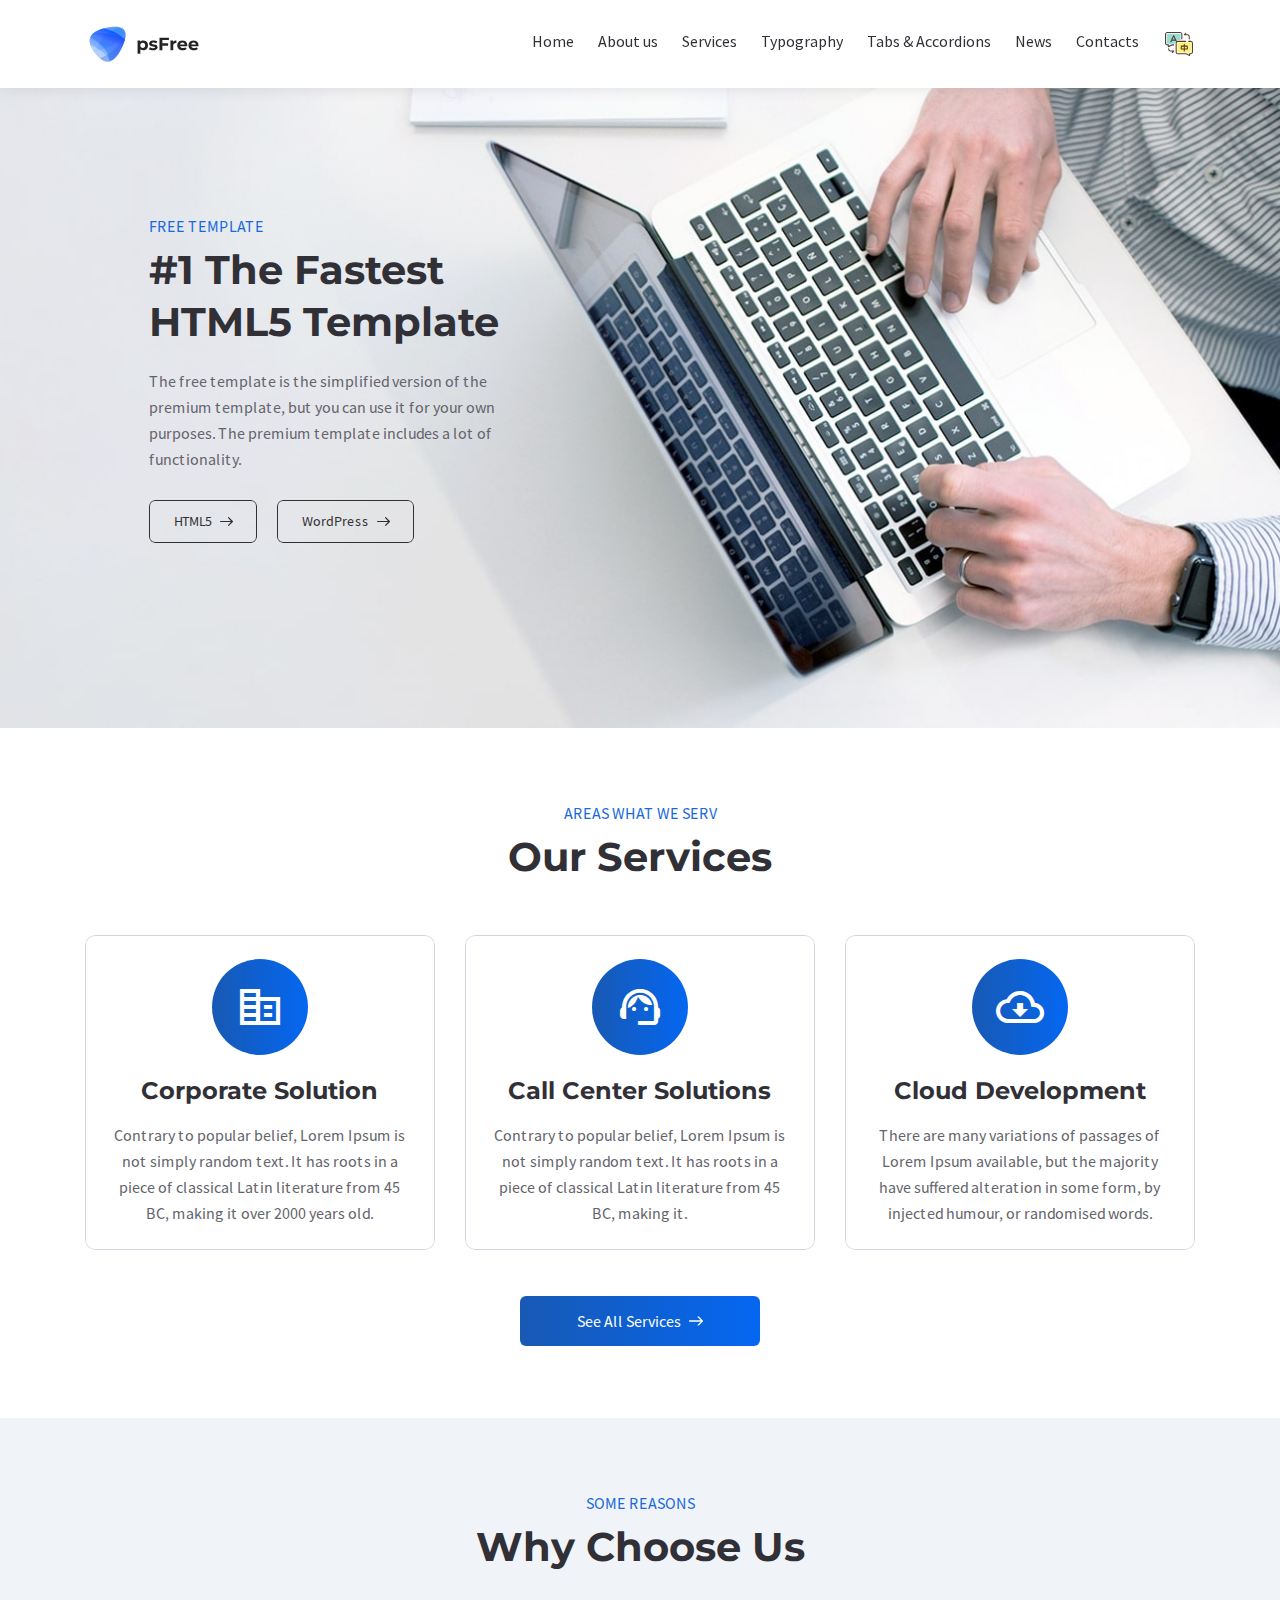
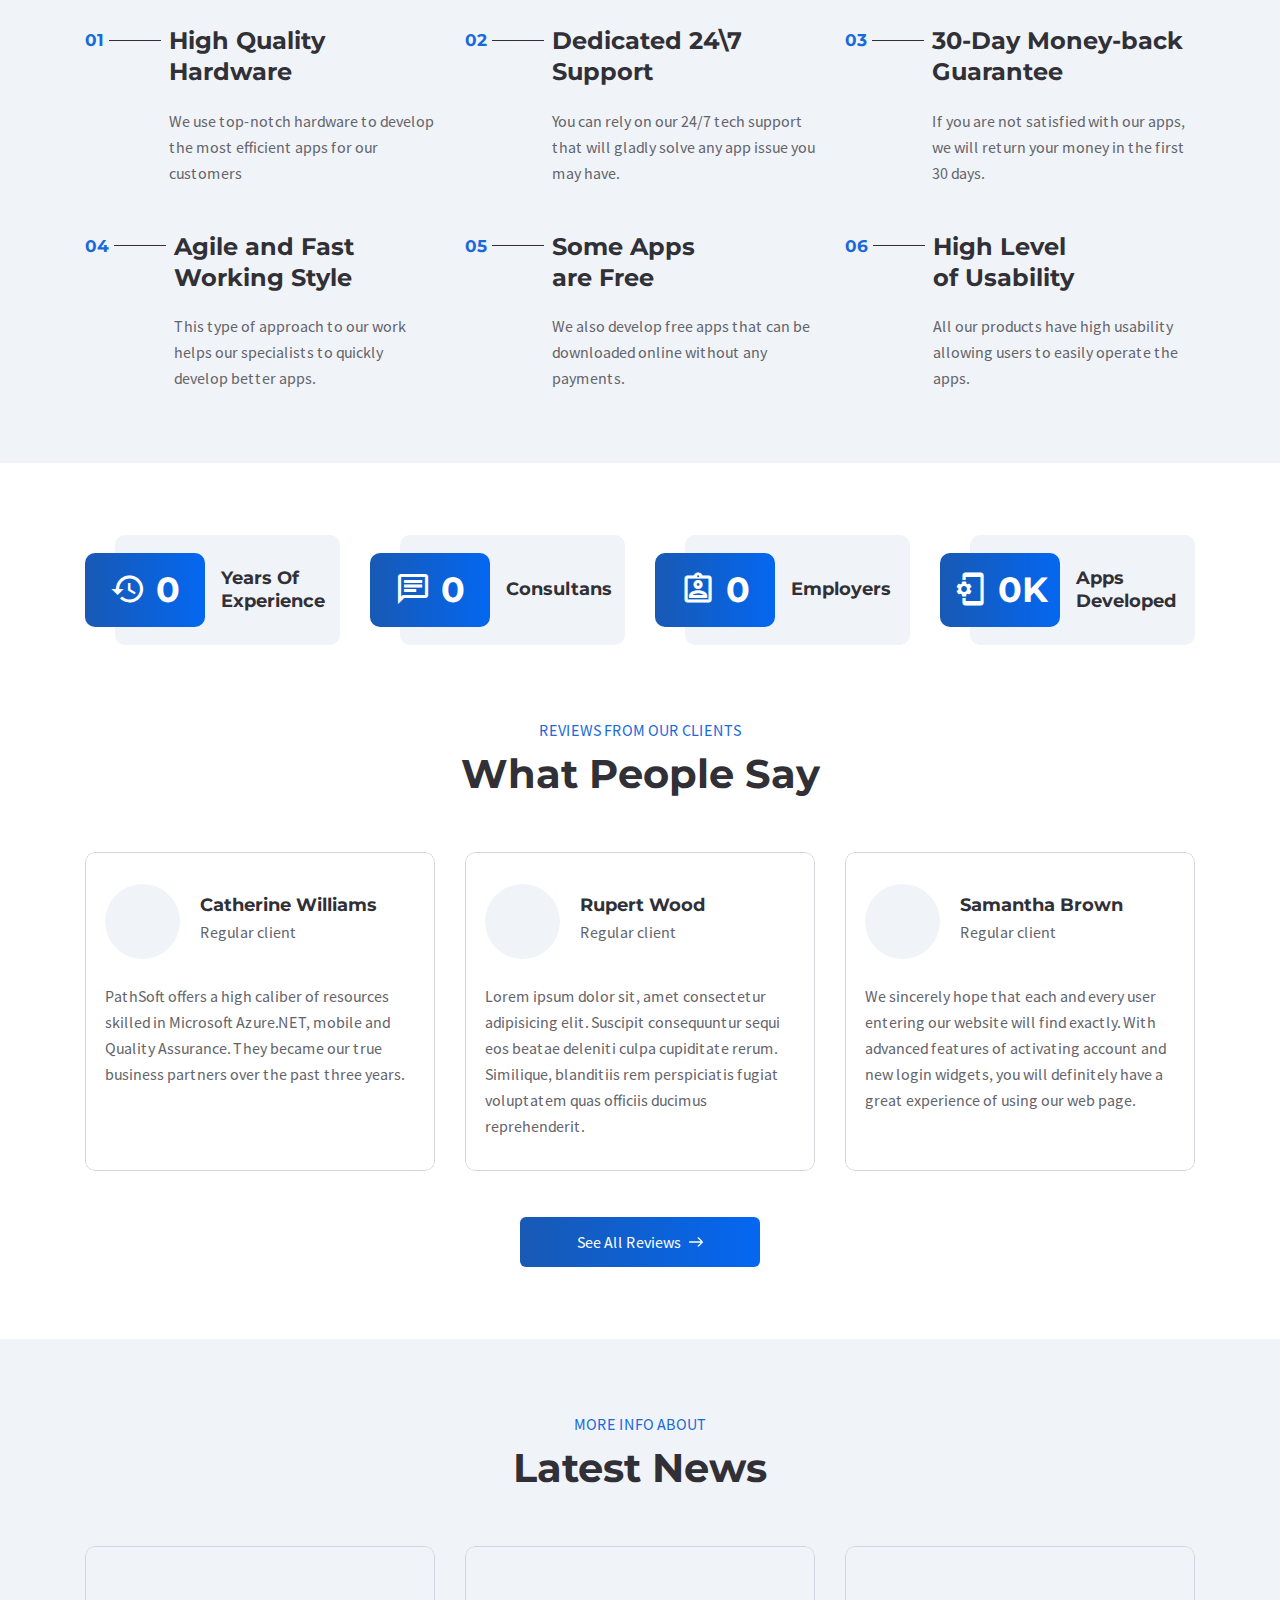
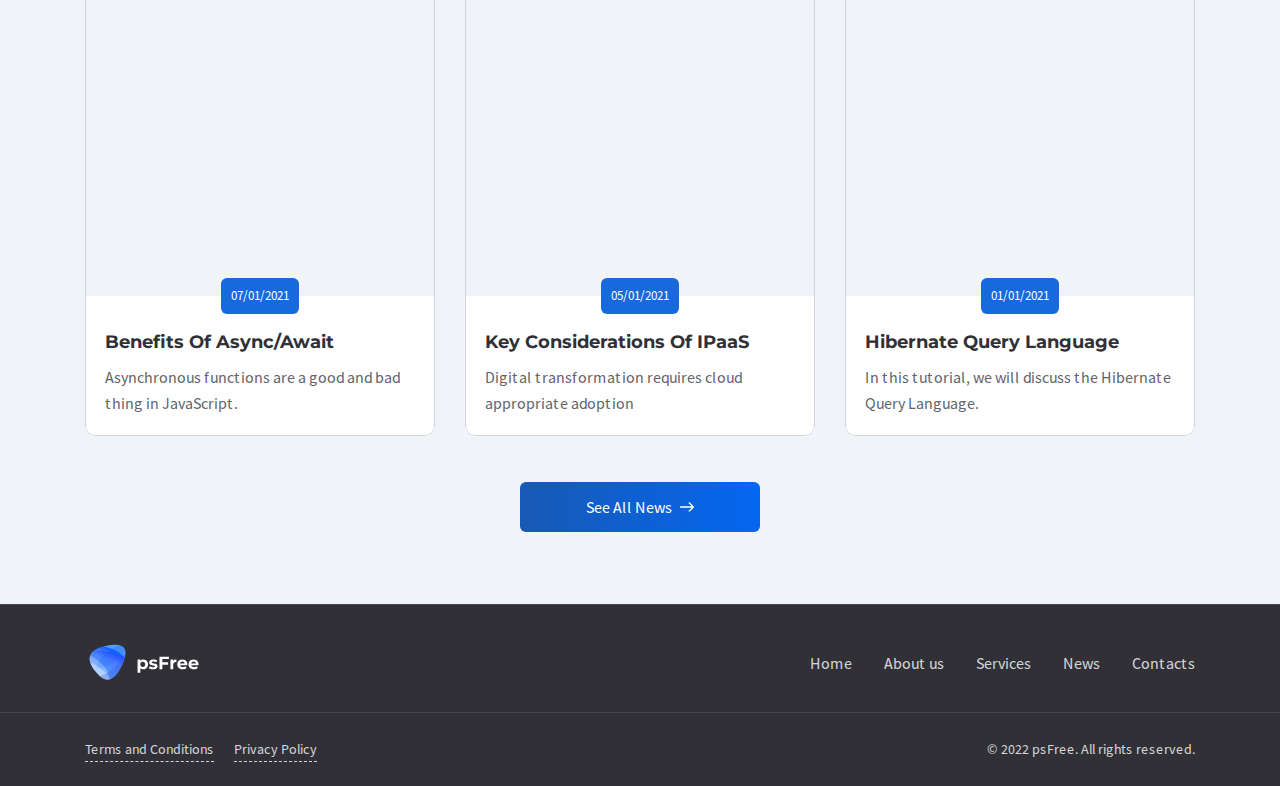
<file: website/index.html>
<!DOCTYPE html>
<html lang="en">

	<head>

		<meta charset="utf-8">

		<title>PathSoft - #1 The Fastest HTML5 Template</title>

		<meta name="description" content="Description">
		<meta http-equiv="X-UA-Compatible" content="IE=edge">
		<meta name="viewport" content="width=device-width, initial-scale=1, maximum-scale=2">

		<link rel="icon" href="assets/img/favicon/favicon.ico" type="image/x-icon">

		<link rel="stylesheet" href="assets/css/bootstrap-grid.css">
		<link rel="stylesheet" href="assets/css/style.css">
		<link rel="preload" href="assets/fonts/source-sans-pro-v21-latin/source-sans-pro-v21-latin-regular.woff2" as="font" type="font/woff2" crossorigin>
		<link rel="preload" href="assets/fonts/source-sans-pro-v21-latin/source-sans-pro-v21-latin-700.woff2" as="font" type="font/woff2" crossorigin>
		<link rel="preload" href="assets/fonts/montserrat-v25-latin/montserrat-v25-latin-700.woff2" as="font" type="font/woff2" crossorigin>
		<link rel="preload" href="assets/fonts/montserrat-v25-latin/montserrat-v25-latin-600.woff2" as="font" type="font/woff2" crossorigin>

		<link rel="preload" href="assets/fonts/material-icons/material-icons.woff2" as="font" type="font/woff2" crossorigin>
		<link rel="preload" href="assets/fonts/material-icons/material-icons-outlined.woff2" as="font" type="font/woff2" crossorigin>

	</head>

	<body>

		<main class="main">

			<div class="main-inner">

				<!-- Begin mobile main menu -->
				<nav class="mmm">
					<div class="mmm-content">
						<ul class="mmm-list">
							<li>
								<a href="index.html">Home</a>
							</li>
							<li>
								<a href="about-us.html">About us</a>
							</li>
							<li>
								<a href="services.html">Services</a>
							</li>
							<li>
								<a href="typography.html">Typography</a>
							</li>
							<li>
								<a href="tabs-and-accordions.html">Tabs & Accordions</a>
							</li>
							<li>
								<a href="news.html">News</a>
							</li>
							<li>
								<a href="contacts.html">Contacts</a>
							</li>
							<!--<li>
								<a href="javascript:translate.changeLanguage('chinese_simplified');">中文</a>
							</li>
							<li>
								<a href="javascript:translate.changeLanguage('english');">English</a>
							</li>-->
							<li>
								<a style="cursor: pointer;" title="中英文切换" class="language-select">
									<svg class="icon" style="width: 2em;height: 2em;vertical-align: middle;fill: currentColor;overflow: hidden;" viewBox="0 0 1024 1024" version="1.1" xmlns="http://www.w3.org/2000/svg" p-id="777"><path d="M381.5 483.7c0-53.1 43.2-96.3 96.3-96.3h85v-187c0-9.4-7.6-17-17-17H137.9c-9.4 0-17 7.6-17 17v283.3c0 9.4 7.6 17 17 17h73.6v32.1l64.3-32.1h105.7v-17z" fill="#9ADCCF" p-id="778"></path><path d="M747.7 784h-270c-9.4 0-17-7.6-17-17V483.7c0-9.4 7.6-17 17-17h407.9c9.4 0 17 7.6 17 17V767c0 9.4-7.6 17-17 17H812v32.1L747.7 784z" fill="#FFF370" p-id="779"></path><path d="M341.8 523.4h-56.7c-2.6 0-5.2 0.6-7.6 1.8l-88.7 44.4v-29.2c0-9.4-7.6-17-17-17h-34c-21.9 0-39.7-17.8-39.7-39.7V200.5c0-21.9 17.8-39.7 39.7-39.7h407.9c21.9 0 39.7 17.8 39.7 39.7v147.3c0 9.4 7.6 17 17 17s17-7.6 17-17V200.5c0-40.6-33-73.6-73.6-73.6H137.9c-40.6 0-73.6 33-73.6 73.6v283.3c0 40.6 33 73.6 73.6 73.6h17V597c0 5.9 3 11.4 8.1 14.5 2.7 1.7 5.8 2.5 8.9 2.5 2.6 0 5.2-0.6 7.6-1.8l109.7-54.9h52.6c9.4 0 17-7.6 17-17 0-9.3-7.6-16.9-17-16.9z" fill="#4F3D3B" p-id="780"></path><path d="M885.7 410.1h-65.8c-9.4 0-17 7.6-17 17s7.6 17 17 17h65.8c21.9 0 39.7 17.8 39.7 39.7V767c0 21.9-17.8 39.7-39.7 39.7h-34c-9.4 0-17 7.6-17 17v29.2L746 808.4c-2.4-1.2-5-1.8-7.6-1.8H477.8c-21.9 0-39.7-17.8-39.7-39.7V483.7c0-21.9 17.8-39.7 39.7-39.7h249.3c9.4 0 17-7.6 17-17s-7.6-17-17-17H477.8c-12.9 0-25 3.3-35.5 9.2l-85-180.7c-2.8-6-8.8-9.8-15.4-9.8s-12.6 3.8-15.4 9.8l-90.6 192.6c-4 8.5-0.3 18.6 8.1 22.6 8.5 4 18.6 0.3 22.6-8.1l19.4-41.2h111.7l18.4 39.1c-7.6 11.6-12 25.4-12 40.2V767c0 40.6 33 73.6 73.6 73.6h256.6L844 895.5c2.4 1.2 5 1.8 7.6 1.8 3.1 0 6.2-0.9 8.9-2.5 5-3.1 8.1-8.6 8.1-14.5v-39.7h17c40.6 0 73.6-33 73.6-73.6V483.7c0.1-40.6-32.9-73.6-73.5-73.6z m-583.8-39.7l39.9-84.7 39.9 84.7h-79.8zM358 733.9c-0.2-0.6-0.3-1.1-0.5-1.7-0.2-0.6-0.6-1.1-0.9-1.7-0.2-0.4-0.4-0.8-0.7-1.2-1.2-1.9-2.9-3.5-4.7-4.7-0.4-0.3-0.8-0.4-1.2-0.6-0.6-0.3-1.1-0.7-1.7-0.9-0.5-0.2-1.1-0.3-1.7-0.5-0.5-0.2-1-0.3-1.5-0.4-1.1-0.2-2.2-0.3-3.3-0.3H241c-21.9 0-39.7-17.8-39.7-39.7v-17.1c0-9.4-7.6-17-17-17s-17 7.6-17 17V682c0 40.6 33 73.6 73.6 73.6h59.8L284.5 772c-6.6 6.6-6.6 17.4 0 24 3.3 3.3 7.7 5 12 5s8.7-1.7 12-5l45.3-45.3c0.8-0.8 1.5-1.7 2.1-2.6 0.3-0.4 0.4-0.8 0.7-1.2 0.3-0.6 0.6-1.1 0.9-1.7 0.2-0.5 0.4-1.1 0.5-1.7 0.1-0.5 0.3-1 0.4-1.5 0.4-2.2 0.4-4.5 0-6.7 0-0.5-0.2-1-0.4-1.4zM665.5 222.3c0.2 0.6 0.3 1.1 0.5 1.7 0.2 0.6 0.6 1.1 0.9 1.7 0.2 0.4 0.4 0.8 0.7 1.2 1.2 1.9 2.9 3.5 4.7 4.7 0.4 0.3 0.8 0.4 1.2 0.6 0.6 0.3 1.1 0.7 1.7 0.9 0.5 0.2 1.1 0.3 1.7 0.5 0.5 0.2 1 0.3 1.5 0.4 1.1 0.2 2.2 0.3 3.3 0.3h100.8c21.9 0 39.7 17.8 39.7 39.7v73.6c0 9.4 7.6 17 17 17s17-7.6 17-17V274c0-40.6-33-73.6-73.6-73.6h-59.8l16.3-16.3c6.6-6.6 6.6-17.4 0-24-6.6-6.6-17.4-6.6-24 0l-45.3 45.3c-0.8 0.8-1.5 1.7-2.1 2.6-0.3 0.4-0.4 0.8-0.7 1.2-0.3 0.6-0.6 1.1-0.9 1.7-0.2 0.5-0.4 1.1-0.5 1.7-0.1 0.5-0.3 1-0.4 1.5-0.4 2.2-0.4 4.5 0 6.7 0 0.5 0.2 1 0.3 1.5z" fill="#4F3D3B" p-id="781"></path><path d="M681.7 750c9.4 0 17-7.6 17-17v-45.3H778c9.4 0 17-7.6 17-17V580c0-9.4-7.6-17-17-17h-79.3v-45.3c0-9.4-7.6-17-17-17s-17 7.6-17 17V563h-79.3c-9.4 0-17 7.6-17 17v90.6c0 9.4 7.6 17 17 17h79.3V733c0 9.4 7.6 17 17 17z m17-153H761v56.7h-62.3V597z m-96.3 56.7V597h62.3v56.7h-62.3z" fill="#4F3D3B" p-id="782"></path></svg>
								</a>
								<!--<select class="language-select">
								    <option value="chinese_simplified">中文</option>
								    <option value="english">English</option>
								</select>-->
							</li>
						</ul>
					</div>
				</nav>
				<!-- End mobile main menu -->
				<div class="bff">
					<div class="container">
						<div class="row">
							<div class="col">
								<div class="bff-container">
									<p>Get Full-Featured <br class="d-sm-none"> PathSoft Template</p>
									<div class="btn-group justify-content-center justify-content-md-start">
										<a href="https://www.templatemonster.com/website-templates/pathsoft-it-solutions-for-your-business-services-website-template-83414.html?utm_campaign=blog_site_KovalWeb&utm_source=KovalWeb&utm_medium=referral&aff=KovalWeb" class="btn btn-border btn-with-icon btn-small ripple">
											<span>HTML5</span>
											<svg class="btn-icon-right" viewBox="0 0 13 9" width="13" height="9"><use xlink:href="assets/img/sprite.svg#arrow-right"></use></svg>
										</a>
										<a href="https://www.templatemonster.com/wordpress-themes/pathsoft-it-solutions-for-your-business-services-wordpress-theme-99496.html?utm_campaign=blog_site_KovalWeb&utm_source=KovalWeb&utm_medium=referral&aff=KovalWeb" class="btn btn-border btn-with-icon btn-small ripple">
											<span>WordPress</span>
											<svg class="btn-icon-right" viewBox="0 0 13 9" width="13" height="9"><use xlink:href="assets/img/sprite.svg#arrow-right"></use></svg>
										</a>
									</div>
								</div>
							</div>
						</div>
					</div>
				</div>
				<header class="header header-minimal">
					<nav class="header-fixed">
						<div class="container">
							<div class="row flex-nowrap align-items-center justify-content-between">
								<div class="col-auto header-fixed-col logo-wrapper">
									<a href="index.html" class="logo" title="PathSoft">
										<img src="assets/img/logo.svg" width="115" height="36" alt="PathSoft">
									</a>
								</div>
								<div class="col-auto col-xl col-static header-fixed-col d-none d-xl-block">
									<div class="row flex-nowrap align-items-center justify-content-end">
										<div class="col header-fixed-col d-none d-xl-block col-static">
											<!-- Begin main menu -->
											<nav class="main-mnu">
												<ul class="main-mnu-list">
													<li>
														<a href="index.html" data-title="Home">
															<span>Home</span>
														</a>
													</li>
													<li>
														<a href="about-us.html" data-title="About us">
															<span>About us</span>
														</a>
													</li>
													<li>
														<a href="services.html" data-title="Services">
															<span>Services</span>
														</a>
													</li>
													<li>
														<a href="typography.html" data-title="Typography">
															<span>Typography</span>
														</a>
													</li>
													<li>
														<a href="tabs-and-accordions.html" data-title="Tabs & Accordions">
															<span>Tabs & Accordions</span>
														</a>
													</li>
													<li>
														<a href="news.html" data-title="News">
															<span>News</span>
														</a>
													</li>
													<li>
														<a href="contacts.html" data-title="Contacts">
															<span>Contacts</span>
														</a>
													</li>
													<!--<li>
														<a href="javascript:translate.changeLanguage('chinese_simplified');">中文</a>
													</li>
													<li>
														<a class='skiptranslate' href="javascript:translate.changeLanguage('english');">English</a>
													</li>-->
													<li>
														<a style="cursor: pointer;" title="中英文切换" class="language-select">
															<svg class="icon" style="width: 2em;height: 2em;vertical-align: middle;fill: currentColor;overflow: hidden;" viewBox="0 0 1024 1024" version="1.1" xmlns="http://www.w3.org/2000/svg" p-id="777"><path d="M381.5 483.7c0-53.1 43.2-96.3 96.3-96.3h85v-187c0-9.4-7.6-17-17-17H137.9c-9.4 0-17 7.6-17 17v283.3c0 9.4 7.6 17 17 17h73.6v32.1l64.3-32.1h105.7v-17z" fill="#9ADCCF" p-id="778"></path><path d="M747.7 784h-270c-9.4 0-17-7.6-17-17V483.7c0-9.4 7.6-17 17-17h407.9c9.4 0 17 7.6 17 17V767c0 9.4-7.6 17-17 17H812v32.1L747.7 784z" fill="#FFF370" p-id="779"></path><path d="M341.8 523.4h-56.7c-2.6 0-5.2 0.6-7.6 1.8l-88.7 44.4v-29.2c0-9.4-7.6-17-17-17h-34c-21.9 0-39.7-17.8-39.7-39.7V200.5c0-21.9 17.8-39.7 39.7-39.7h407.9c21.9 0 39.7 17.8 39.7 39.7v147.3c0 9.4 7.6 17 17 17s17-7.6 17-17V200.5c0-40.6-33-73.6-73.6-73.6H137.9c-40.6 0-73.6 33-73.6 73.6v283.3c0 40.6 33 73.6 73.6 73.6h17V597c0 5.9 3 11.4 8.1 14.5 2.7 1.7 5.8 2.5 8.9 2.5 2.6 0 5.2-0.6 7.6-1.8l109.7-54.9h52.6c9.4 0 17-7.6 17-17 0-9.3-7.6-16.9-17-16.9z" fill="#4F3D3B" p-id="780"></path><path d="M885.7 410.1h-65.8c-9.4 0-17 7.6-17 17s7.6 17 17 17h65.8c21.9 0 39.7 17.8 39.7 39.7V767c0 21.9-17.8 39.7-39.7 39.7h-34c-9.4 0-17 7.6-17 17v29.2L746 808.4c-2.4-1.2-5-1.8-7.6-1.8H477.8c-21.9 0-39.7-17.8-39.7-39.7V483.7c0-21.9 17.8-39.7 39.7-39.7h249.3c9.4 0 17-7.6 17-17s-7.6-17-17-17H477.8c-12.9 0-25 3.3-35.5 9.2l-85-180.7c-2.8-6-8.8-9.8-15.4-9.8s-12.6 3.8-15.4 9.8l-90.6 192.6c-4 8.5-0.3 18.6 8.1 22.6 8.5 4 18.6 0.3 22.6-8.1l19.4-41.2h111.7l18.4 39.1c-7.6 11.6-12 25.4-12 40.2V767c0 40.6 33 73.6 73.6 73.6h256.6L844 895.5c2.4 1.2 5 1.8 7.6 1.8 3.1 0 6.2-0.9 8.9-2.5 5-3.1 8.1-8.6 8.1-14.5v-39.7h17c40.6 0 73.6-33 73.6-73.6V483.7c0.1-40.6-32.9-73.6-73.5-73.6z m-583.8-39.7l39.9-84.7 39.9 84.7h-79.8zM358 733.9c-0.2-0.6-0.3-1.1-0.5-1.7-0.2-0.6-0.6-1.1-0.9-1.7-0.2-0.4-0.4-0.8-0.7-1.2-1.2-1.9-2.9-3.5-4.7-4.7-0.4-0.3-0.8-0.4-1.2-0.6-0.6-0.3-1.1-0.7-1.7-0.9-0.5-0.2-1.1-0.3-1.7-0.5-0.5-0.2-1-0.3-1.5-0.4-1.1-0.2-2.2-0.3-3.3-0.3H241c-21.9 0-39.7-17.8-39.7-39.7v-17.1c0-9.4-7.6-17-17-17s-17 7.6-17 17V682c0 40.6 33 73.6 73.6 73.6h59.8L284.5 772c-6.6 6.6-6.6 17.4 0 24 3.3 3.3 7.7 5 12 5s8.7-1.7 12-5l45.3-45.3c0.8-0.8 1.5-1.7 2.1-2.6 0.3-0.4 0.4-0.8 0.7-1.2 0.3-0.6 0.6-1.1 0.9-1.7 0.2-0.5 0.4-1.1 0.5-1.7 0.1-0.5 0.3-1 0.4-1.5 0.4-2.2 0.4-4.5 0-6.7 0-0.5-0.2-1-0.4-1.4zM665.5 222.3c0.2 0.6 0.3 1.1 0.5 1.7 0.2 0.6 0.6 1.1 0.9 1.7 0.2 0.4 0.4 0.8 0.7 1.2 1.2 1.9 2.9 3.5 4.7 4.7 0.4 0.3 0.8 0.4 1.2 0.6 0.6 0.3 1.1 0.7 1.7 0.9 0.5 0.2 1.1 0.3 1.7 0.5 0.5 0.2 1 0.3 1.5 0.4 1.1 0.2 2.2 0.3 3.3 0.3h100.8c21.9 0 39.7 17.8 39.7 39.7v73.6c0 9.4 7.6 17 17 17s17-7.6 17-17V274c0-40.6-33-73.6-73.6-73.6h-59.8l16.3-16.3c6.6-6.6 6.6-17.4 0-24-6.6-6.6-17.4-6.6-24 0l-45.3 45.3c-0.8 0.8-1.5 1.7-2.1 2.6-0.3 0.4-0.4 0.8-0.7 1.2-0.3 0.6-0.6 1.1-0.9 1.7-0.2 0.5-0.4 1.1-0.5 1.7-0.1 0.5-0.3 1-0.4 1.5-0.4 2.2-0.4 4.5 0 6.7 0 0.5 0.2 1 0.3 1.5z" fill="#4F3D3B" p-id="781"></path><path d="M681.7 750c9.4 0 17-7.6 17-17v-45.3H778c9.4 0 17-7.6 17-17V580c0-9.4-7.6-17-17-17h-79.3v-45.3c0-9.4-7.6-17-17-17s-17 7.6-17 17V563h-79.3c-9.4 0-17 7.6-17 17v90.6c0 9.4 7.6 17 17 17h79.3V733c0 9.4 7.6 17 17 17z m17-153H761v56.7h-62.3V597z m-96.3 56.7V597h62.3v56.7h-62.3z" fill="#4F3D3B" p-id="782"></path></svg>
														</a>
														<!--<select class="language-select">
														    <option value="chinese_simplified">中文</option>
														    <option value="english">English</option>
														</select>-->
													</li>
												</ul>
											</nav>
											<!-- End main menu -->
										</div>
									</div>
								</div>
								<div class="col-auto d-block d-xl-none header-fixed-col">
									<div class="main-mnu-btn">
										<span class="bar bar-1"></span>
										<span class="bar bar-2"></span>
										<span class="bar bar-3"></span>
										<span class="bar bar-4"></span>
									</div>
								</div>
							</div>
						</div>
					</nav>
				</header>

				<div class="section-bgc intro">
					<div class="intro-item intro-item-type-1" style="background-image: url('assets/img/intro-img1.jpg');">
						<div class="container">
							<div class="row">
								<div class="col">
									<div class="intro-content" style="--margin-left: 4rem;">
										<div class="section-heading shm-none">
											<div class="section-subheading">Free template</div>
											<h1>#1 The Fastest HTML5 Template</h1>
											<p class="section-desc">The free template is the simplified version of the premium template, but you can use it for your own purposes. The premium template includes a lot of functionality.</p>
										</div>
										<div class="btn-group intro-btns">
											<a href="https://www.templatemonster.com/website-templates/pathsoft-it-solutions-for-your-business-services-website-template-83414.html?utm_campaign=blog_site_KovalWeb&utm_source=KovalWeb&utm_medium=referral&aff=KovalWeb" class="btn btn-border btn-with-icon btn-small ripple">
												<span>HTML5</span>
												<svg class="btn-icon-right" viewBox="0 0 13 9" width="13" height="9"><use xlink:href="assets/img/sprite.svg#arrow-right"></use></svg>
											</a>
											<a href="https://www.templatemonster.com/wordpress-themes/pathsoft-it-solutions-for-your-business-services-wordpress-theme-99496.html?utm_campaign=blog_site_KovalWeb&utm_source=KovalWeb&utm_medium=referral&aff=KovalWeb" class="btn btn-border btn-with-icon btn-small ripple">
												<span>WordPress</span>
												<svg class="btn-icon-right" viewBox="0 0 13 9" width="13" height="9"><use xlink:href="assets/img/sprite.svg#arrow-right"></use></svg>
											</a>
										</div>
									</div>
								</div>
							</div>
						</div>
					</div>
				</div>

				<section class="section">
					<div class="container">
						<div class="row">
							<header class="col-12">
								<div class="section-heading heading-center">
									<div class="section-subheading">Areas what we serv</div>
									<h2>Our Services</h2>
								</div>
							</header>
							<div class="col-lg-4 col-md-6 col-12 item">
								<a href="#!" class="iitem item-style iitem-hover">
									<div class="iitem-icon">
										<i class="material-icons material-icons-outlined md-48">corporate_fare</i>
									</div>
									<div class="iitem-icon-bg">
										<i class="material-icons material-icons-outlined">corporate_fare</i>
									</div>
									<h3 class="iitem-heading item-heading-large">Corporate Solution</h3>
									<div class="iitem-desc">Contrary to popular belief, Lorem Ipsum is not simply random text. It has roots in a piece of classical Latin literature from 45 BC, making it over 2000 years old.</div>
								</a>
							</div>
							<div class="col-lg-4 col-md-6 col-12 item">
								<a href="#!" class="iitem item-style iitem-hover">
									<div class="iitem-icon">
										<i class="material-icons material-icons-outlined md-48">support_agent</i>
									</div>
									<div class="iitem-icon-bg">
										<i class="material-icons material-icons-outlined">support_agent</i>
									</div>
									<h3 class="iitem-heading item-heading-large">Call Center Solutions</h3>
									<div class="iitem-desc">Contrary to popular belief, Lorem Ipsum is not simply random text. It has roots in a piece of classical Latin literature from 45 BC, making it.</div>
								</a>
							</div>
							<div class="col-lg-4 col-md-12 col-12 item">
								<a href="#!" class="iitem item-style iitem-hover">
									<div class="iitem-icon">
										<i class="material-icons material-icons-outlined md-48">cloud_download</i>
									</div>
									<div class="iitem-icon-bg">
										<i class="material-icons material-icons-outlined">cloud_download</i>
									</div>
									<h3 class="iitem-heading item-heading-large">Cloud Development</h3>
									<div class="iitem-desc">There are many variations of passages of Lorem Ipsum available, but the majority have suffered alteration in some form, by injected humour, or randomised words.</div>
								</a>
							</div>
							<div class="section-footer col-12 section-footer-animate">
								<div class="btn-group align-items-center justify-content-center">
									<a href="#!" class="btn btn-with-icon btn-w240 ripple">
										<span>See All Services</span>
										<svg class="btn-icon-right" viewBox="0 0 13 9" width="13" height="9"><use xlink:href="assets/img/sprite.svg#arrow-right"></use></svg>
									</a>
								</div>
							</div>
						</div>
					</div>
				</section>

				<section class="section section-bgc">
					<div class="container">
						<div class="row litems">
							<header class="col-12">
								<div class="section-heading heading-center">
									<div class="section-subheading">some reasons</div>
									<h2>Why Choose Us</h2>
								</div>
							</header>
							<div class="col-lg-4 col-md-6 col-12 litem">
								<div class="ini">
									<div class="ini-count">01</div>
									<div class="ini-info">
										<h3 class="ini-heading item-heading-large">High Quality <br> Hardware</h3>
										<div class="ini-desc">
											<p>We use top-notch hardware to develop the most efficient apps for our customers</p>
										</div>
									</div>
								</div>
							</div>
							<div class="col-lg-4 col-md-6 col-12 litem">
								<div class="ini">
									<div class="ini-count">02</div>
									<div class="ini-info">
										<h3 class="ini-heading item-heading-large">Dedicated 24\7 <br> Support</h3>
										<div class="ini-desc">
											<p>You can rely on our 24/7 tech support that will gladly solve any app issue you may have.</p>
										</div>
									</div>
								</div>
							</div>
							<div class="col-lg-4 col-md-6 col-12 litem">
								<div class="ini">
									<div class="ini-count">03</div>
									<div class="ini-info">
										<h3 class="ini-heading item-heading-large">30-Day Money-back Guarantee</h3>
										<div class="ini-desc">
											<p>If you are not satisfied with our apps, we will return your money in the first 30 days.</p>
										</div>
									</div>
								</div>
							</div>
							<div class="col-lg-4 col-md-6 col-12 litem">
								<div class="ini">
									<div class="ini-count">04</div>
									<div class="ini-info">
										<h3 class="ini-heading item-heading-large">Agile and Fast <br> Working Style</h3>
										<div class="ini-desc">
											<p>This type of approach to our work helps our specialists to quickly develop better apps.</p>
										</div>
									</div>
								</div>
							</div>
							<div class="col-lg-4 col-md-6 col-12 litem">
								<div class="ini">
									<div class="ini-count">05</div>
									<div class="ini-info">
										<h3 class="ini-heading item-heading-large">Some Apps <br> are Free</h3>
										<div class="ini-desc">
											<p>We also develop free apps that can be downloaded online without any payments.</p>
										</div>
									</div>
								</div>
							</div>
							<div class="col-lg-4 col-md-6 col-12 litem">
								<div class="ini">
									<div class="ini-count">06</div>
									<div class="ini-info">
										<h3 class="ini-heading item-heading-large">High Level <br> of Usability</h3>
										<div class="ini-desc">
											<p>All our products have high usability allowing users to easily operate the apps.</p>
										</div>
									</div>
								</div>
							</div>
						</div>
					</div>
				</section>

				<section class="section section-without-padding-bottom">
					<div class="container">
						<div class="row items spincrement-container">
							<div class="col-xl-3 col-md-6 col-12 item">
								<div class="counter-min">
									<div class="counter-min-block">
										<div class="counter-min-ico">
											<i id="no-lang" class="material-icons material-icons-outlined md-36">history</i>
										</div>
										<div class="counter-min-numb spincrement" data-from="0" data-to="10">0</div>
									</div>
									<div class="counter-min-info">
										<h4 class="counter-min-heading">Years Of Experience</h4>
									</div>
								</div>
							</div>
							<div class="col-xl-3 col-md-6 col-12 item">
								<div class="counter-min">
									<div class="counter-min-block">
										<div class="counter-min-ico">
											<i id="no-lang" class="material-icons material-icons-outlined md-36">chat</i>
										</div>
										<div class="counter-min-numb spincrement" data-from="0" data-to="40">0</div>
									</div>
									<div class="counter-min-info">
										<h4 class="counter-min-heading">Consultans</h4>
									</div>
								</div>
							</div>
							<div class="col-xl-3 col-md-6 col-12 item">
								<div class="counter-min">
									<div class="counter-min-block">
										<div class="counter-min-ico">
											<i id="no-lang" class="material-icons material-icons-outlined md-36">assignment_ind</i>
										</div>
										<div class="counter-min-numb spincrement" data-from="0" data-to="160">0</div>
									</div>
									<div class="counter-min-info">
										<h4 class="counter-min-heading">Employers</h4>
									</div>
								</div>
							</div>
							<div class="col-xl-3 col-md-6 col-12 item">
								<div class="counter-min">
									<div class="counter-min-block">
										<div class="counter-min-ico">
											<i id="no-lang" class="material-icons material-icons-outlined md-36">phonelink_setup</i>
										</div>
										<div class="counter-min-numb"><span class="spincrement" data-from="0" data-to="2">0</span>K</div>
									</div>
									<div class="counter-min-info">
										<h4 class="counter-min-heading">Apps Developed</h4>
									</div>
								</div>
							</div>
						</div>
					</div>
				</section>

				<section class="section">
					<div class="container">
						<div class="row">
							<header class="col-12">
								<div class="section-heading heading-center">
									<div class="section-subheading">Reviews from our clients</div>
									<h2>What People Say</h2>
								</div>
							</header>
							<div class="col-lg-4 col-md-6 col-12 item">
								<div class="reviews-item item-style">
									<div class="reviews-item-header">
										<div class="reviews-item-img">
											<img data-src="assets/img/auth-img-1.jpg" class="img-cover lazy" src="[data-uri]" alt="">
										</div>
										<div class="reviews-item-info">
											<h4 class="reviews-item-name item-heading">Catherine Williams</h4>
											<div class="reviews-item-position">Regular client</div>
										</div>
									</div>
									<div class="reviews-item-text">
										<p>PathSoft offers a high caliber of resources skilled in Microsoft Azure.NET, mobile and Quality Assurance. They became our true business partners over the past three years.</p>
									</div>
								</div>
							</div>
							<div class="col-lg-4 col-md-6 col-12 item">
								<div class="reviews-item item-style">
									<div class="reviews-item-header">
										<div class="reviews-item-img">
											<img data-src="assets/img/auth-img-2.jpg" class="img-cover lazy" src="[data-uri]" alt="">
										</div>
										<div class="reviews-item-info">
											<h4 class="reviews-item-name item-heading">Rupert Wood</h4>
											<div class="reviews-item-position">Regular client</div>
										</div>
									</div>
									<div class="reviews-item-text">
										<p>Lorem ipsum dolor sit, amet consectetur adipisicing elit. Suscipit consequuntur sequi eos beatae deleniti culpa cupiditate rerum. Similique, blanditiis rem perspiciatis fugiat voluptatem quas officiis ducimus reprehenderit.</p>
									</div>
								</div>
							</div>
							<div class="col-lg-4 col-md-12 col-12 item">
								<div class="reviews-item item-style">
									<div class="reviews-item-header">
										<div class="reviews-item-img">
											<img data-src="assets/img/auth-img-3.jpg" class="img-cover lazy" src="[data-uri]" alt="">
										</div>
										<div class="reviews-item-info">
											<h4 class="reviews-item-name item-heading">Samantha Brown</h4>
											<div class="reviews-item-position">Regular client</div>
										</div>
									</div>
									<div class="reviews-item-text">
										<p>We sincerely hope that each and every user entering our website will find exactly. With advanced features of activating account and new login widgets, you will definitely have a great experience of using our web page.</p>
									</div>
								</div>
							</div>
							<footer class="section-footer col-12 section-footer-animate">
								<div class="btn-group align-items-center justify-content-center">
									<a href="#!" class="btn btn-with-icon btn-w240 ripple">
										<span>See All Reviews</span>
										<svg class="btn-icon-right" viewBox="0 0 13 9" width="13" height="9"><use xlink:href="assets/img/sprite.svg#arrow-right"></use></svg>
									</a>
								</div>
							</footer>
						</div>
					</div>
				</section>

				<section class="section section-bgc">
					<div class="container">
						<div class="row items">
							<header class="col-12">
								<div class="section-heading heading-center">
									<div class="section-subheading">More info about</div>
									<h2>Latest News</h2>
								</div>
							</header>
							<div class="col-lg-4 col-md-6 col-12 item">
								<article class="news-item item-style">
									<a href="news-post.html" class="news-item-img el">
										<img data-src="assets/img/news-img-1.jpg" class="lazy" src="[data-uri]" alt="">
									</a>
									<div class="news-item-info">
										<div class="news-item-date">07/01/2021</div>
										<h3 class="news-item-heading item-heading">
										<a href="news-post.html" title="Benefits Of Async/Await">Benefits Of Async/Await</a>
									</h3>
										<div class="news-item-desc">
											<p>Asynchronous functions are a good and bad thing in JavaScript.</p>
										</div>
									</div>
								</article>
							</div>
							<div class="col-lg-4 col-md-6 col-12 item">
								<article class="news-item item-style">
									<a href="news-post.html" class="news-item-img el">
										<img data-src="assets/img/news-img-2.jpg" class="lazy" src="[data-uri]" alt="">
									</a>
									<div class="news-item-info">
										<div class="news-item-date">05/01/2021</div>
										<h3 class="news-item-heading item-heading">
										<a href="news-post.html" title="Key Considerations Of IPaaS">Key Considerations Of IPaaS</a>
									</h3>
										<div class="news-item-desc">
											<p>Digital transformation requires cloud appropriate adoption</p>
										</div>
									</div>
								</article>
							</div>
							<div class="col-lg-4 col-md-6 col-12 item">
								<article class="news-item item-style">
									<a href="news-post.html" class="news-item-img el">
										<img data-src="assets/img/news-img-3.jpg" class="lazy" src="[data-uri]" alt="">
									</a>
									<div class="news-item-info">
										<div class="news-item-date">01/01/2021</div>
										<h3 class="news-item-heading item-heading">
										<a href="news-post.html" title="Hibernate Query Language">Hibernate Query Language</a>
									</h3>
										<div class="news-item-desc">
											<p>In this tutorial, we will discuss the Hibernate Query Language. </p>
										</div>
									</div>
								</article>
							</div>
							<footer class="section-footer col-12 item section-footer-animate">
								<div class="btn-group align-items-center justify-content-center">
									<a href="news.html" class="btn btn-with-icon btn-w240 ripple">
										<span>See All News</span>
										<svg class="btn-icon-right" viewBox="0 0 13 9" width="13" height="9"><use xlink:href="assets/img/sprite.svg#arrow-right"></use></svg>
									</a>
								</div>
							</footer>
						</div>
					</div>
				</section>

			</div>

			<div class="bff">
				<div class="container">
					<div class="row">
						<div class="col">
							<div class="bff-container">
								<p>Get Full-Featured <br class="d-sm-none"> PathSoft Template</p>
								<div class="btn-group justify-content-center justify-content-md-start">
									<a href="https://www.templatemonster.com/website-templates/pathsoft-it-solutions-for-your-business-services-website-template-83414.html?utm_campaign=blog_site_KovalWeb&utm_source=KovalWeb&utm_medium=referral&aff=KovalWeb" class="btn btn-border btn-with-icon btn-small ripple">
										<span>HTML5</span>
										<svg class="btn-icon-right" viewBox="0 0 13 9" width="13" height="9"><use xlink:href="assets/img/sprite.svg#arrow-right"></use></svg>
									</a>
									<a href="https://www.templatemonster.com/wordpress-themes/pathsoft-it-solutions-for-your-business-services-wordpress-theme-99496.html?utm_campaign=blog_site_KovalWeb&utm_source=KovalWeb&utm_medium=referral&aff=KovalWeb" class="btn btn-border btn-with-icon btn-small ripple">
										<span>WordPress</span>
										<svg class="btn-icon-right" viewBox="0 0 13 9" width="13" height="9"><use xlink:href="assets/img/sprite.svg#arrow-right"></use></svg>
									</a>
								</div>
							</div>
						</div>
					</div>
				</div>
			</div>

			<!-- Begin footer -->
			<footer class="footer footer-minimal">
				<div class="footer-main">
					<div class="container">
						<div class="row items align-items-center">
							<div class="col-lg-3 col-md-4 col-12 item">
								<div class="widget-brand-info">
									<div class="widget-brand-info-main">
										<a href="index.html" class="logo" title="PathSoft">
											<img data-src="assets/img/logo-white.svg" class="lazy" width="133" height="36" src="assets/img/logo-white.svg" alt="PathSoft" data-loaded="true" style="opacity: 1;">
										</a>
									</div>
								</div>
							</div>
							<div class="col-md item">
								<div class="footer-item">
									<nav class="footer-nav">
										<ul class="footer-mnu footer-mnu-line">
											<li><a href="#!" class="hover-link" data-title="Home"><span>Home</span></a></li>
											<li><a href="#!" class="hover-link" data-title="About us"><span>About us</span></a></li>
											<li><a href="#!" class="hover-link" data-title="Services"><span>Services</span></a></li>
											<li><a href="#!" class="hover-link" data-title="News"><span>News</span></a></li>
											<li><a href="#!" class="hover-link" data-title="Contacts"><span>Contacts</span></a></li>
										</ul>
									</nav>
								</div>
							</div>
						</div>
					</div>
				</div>
				<div class="footer-bottom">
					<div class="container">
						<div class="row justify-content-between items">
							<div class="col-md-auto col-12 item">
								<nav class="footer-links">
									<ul>
										<li><a href="terms-and-conditions.html">Terms and Conditions</a></li>
										<li><a href="privacy-policy.html">Privacy Policy</a></li>
									</ul>
								</nav>
							</div>
							<div class="col-md-auto col-12 item">
								<div class="copyright">© 2022 psFree. All rights reserved.</div>
							</div>
						</div>
					</div>
				</div>
			</footer>
			<!-- End footer -->

		</main>
		<!-- End main -->

		<script src="assets/libs/jquery/jquery.min.js"></script>
		<script src="assets/libs/lozad/lozad.min.js"></script>
		<script src="assets/libs/device/device.js"></script>
		<script src="assets/libs/spincrement/jquery.spincrement.min.js"></script>
		<script src="assets/libs/pristine/pristine.min.js"></script>
		<script src="assets/js/custom.js"></script>
		<script src="assets/js/forms.js"></script>
		
		<script src="assets/js/translate.js"></script>
		<script src="assets/js/language.js"></script>
	</body>

</html>
</file>
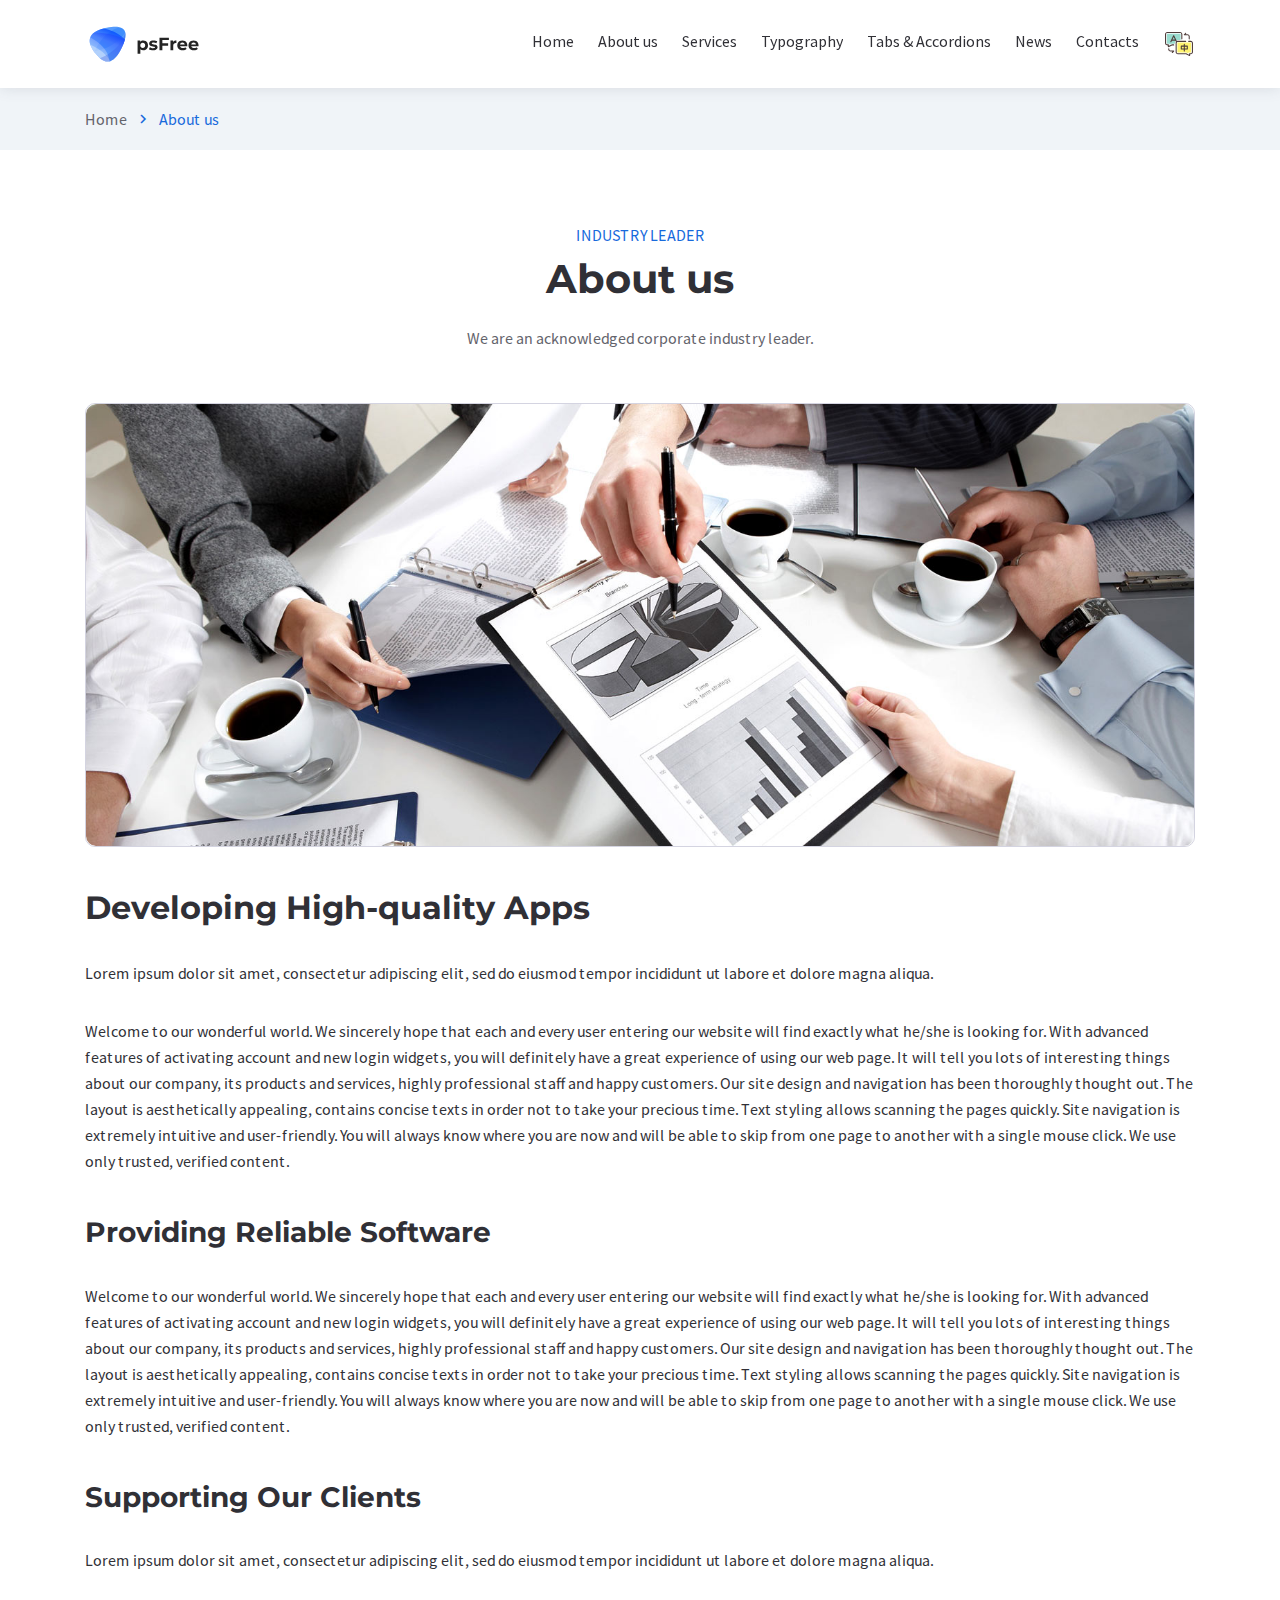
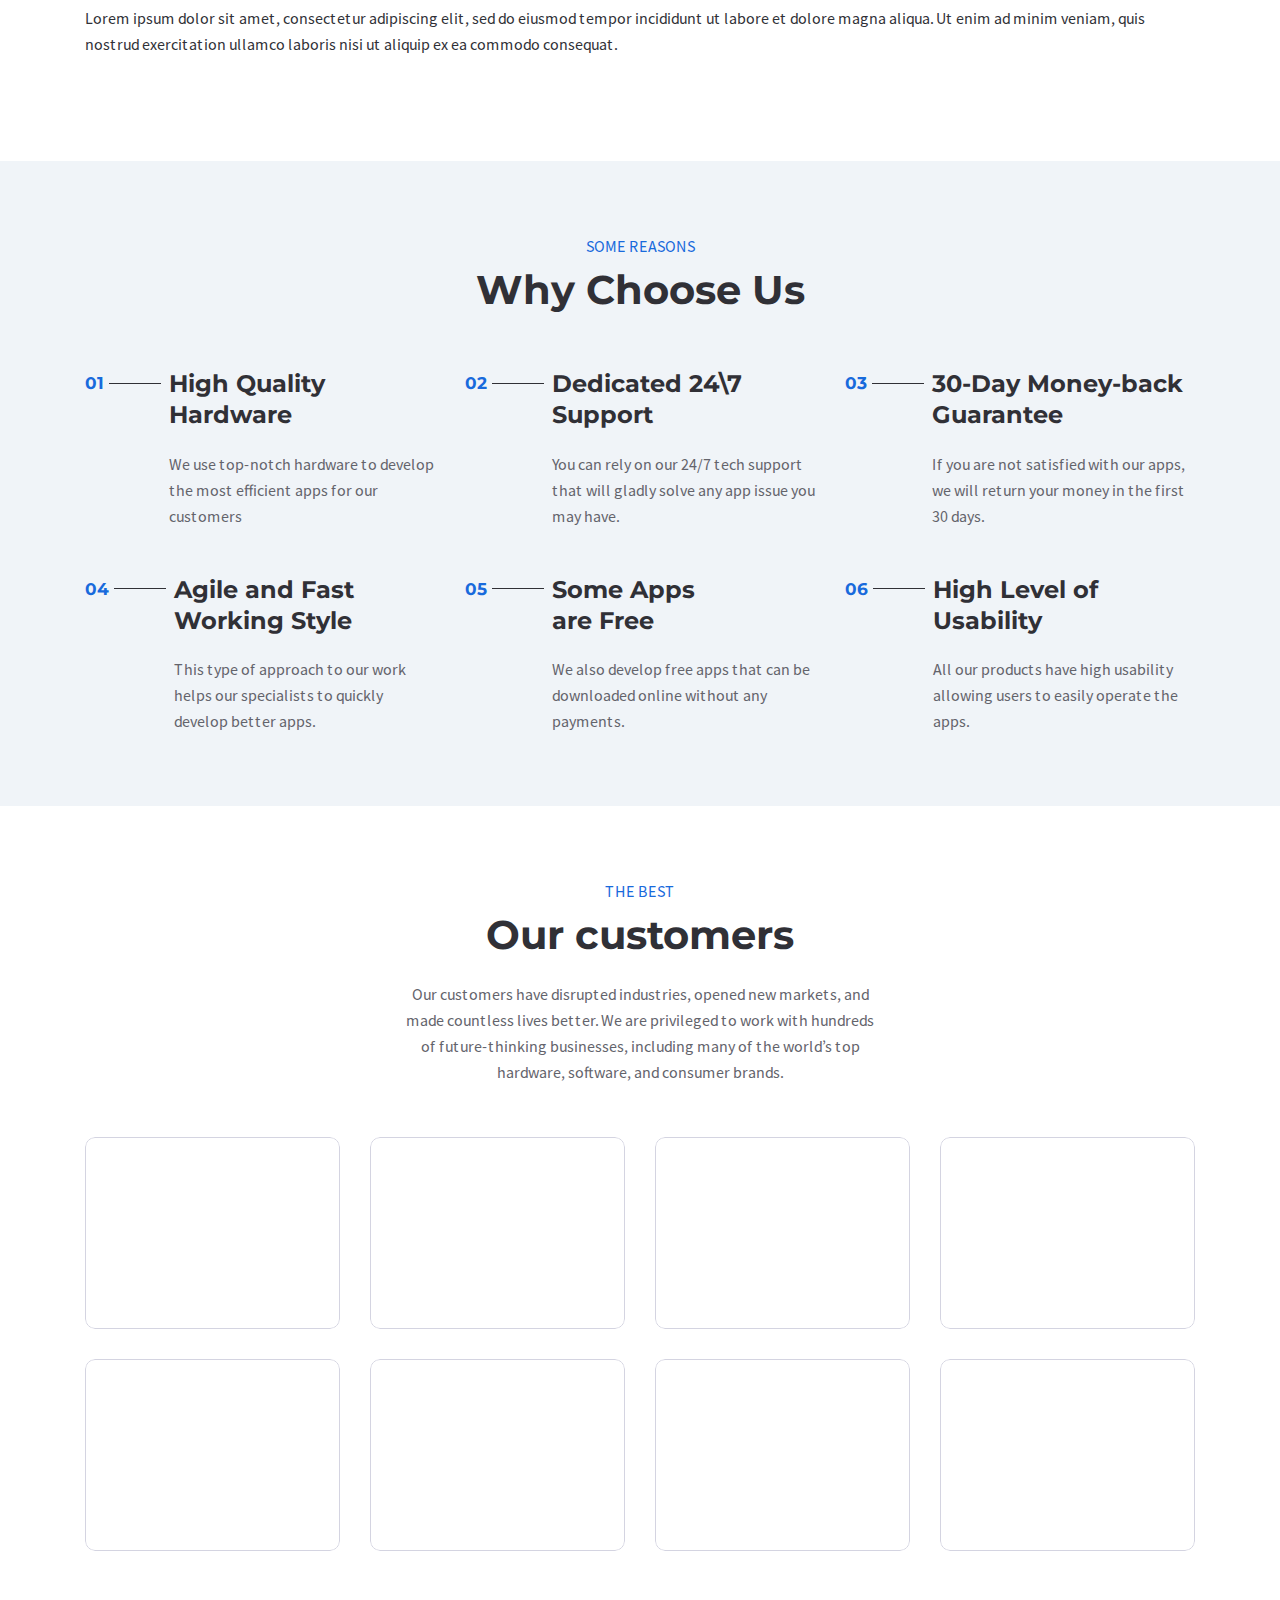
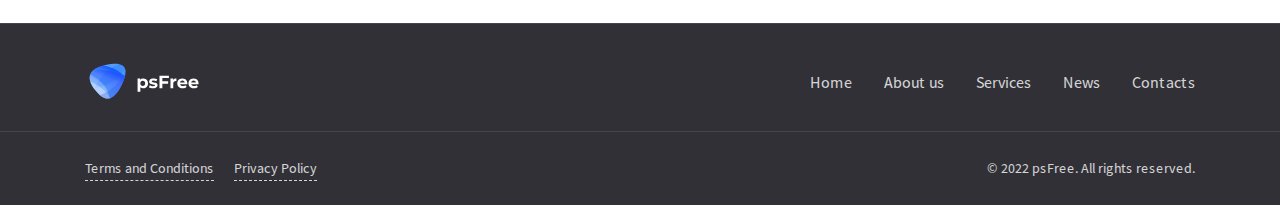
<file: website/about-us.html>
<!DOCTYPE html><html lang="en">

<head>

    <meta charset="utf-8">

    <title>PathSoft - #1 The Fastest HTML5 Template</title>

    <meta name="description" content="Description">
    <meta http-equiv="X-UA-Compatible" content="IE=edge">
    <meta name="viewport" content="width=device-width, initial-scale=1, maximum-scale=2">
        
    <link rel="icon" href="assets/img/favicon/favicon.ico" type="image/x-icon"> 

    <link rel="stylesheet" href="assets/css/bootstrap-grid.css">
<link rel="stylesheet" href="assets/css/style.css">
    <link rel="preload" href="assets/fonts/source-sans-pro-v21-latin/source-sans-pro-v21-latin-regular.woff2" as="font" type="font/woff2" crossorigin>
<link rel="preload" href="assets/fonts/source-sans-pro-v21-latin/source-sans-pro-v21-latin-700.woff2" as="font" type="font/woff2" crossorigin>
<link rel="preload" href="assets/fonts/montserrat-v25-latin/montserrat-v25-latin-700.woff2" as="font" type="font/woff2" crossorigin>
<link rel="preload" href="assets/fonts/montserrat-v25-latin/montserrat-v25-latin-600.woff2" as="font" type="font/woff2" crossorigin>

<link rel="preload" href="assets/fonts/material-icons/material-icons.woff2" as="font" type="font/woff2" crossorigin>
<link rel="preload" href="assets/fonts/material-icons/material-icons-outlined.woff2" as="font" type="font/woff2" crossorigin>

</head>

<body>

	<main class="main">
		
		<div class="main-inner">

			<!-- Begin mobile main menu -->
<nav class="mmm">
    <div class="mmm-content">
        <ul class="mmm-list">
            <li>
                <a href="index.html">Home</a>
            </li>
            <li>
                <a href="about-us.html">About us</a>
            </li>
            <li>
                <a href="services.html">Services</a>
            </li>
            <li>
                <a href="typography.html">Typography</a>
            </li>
            <li>
                <a href="tabs-and-accordions.html">Tabs & Accordions</a>
            </li>
            <li>
                <a href="news.html">News</a>
            </li>
            <li>
                <a href="contacts.html">Contacts</a>
            </li>
            <li>
				<a style="cursor: pointer;" title="中英文切换" class="language-select">
					<svg class="icon" style="width: 2em;height: 2em;vertical-align: middle;fill: currentColor;overflow: hidden;" viewBox="0 0 1024 1024" version="1.1" xmlns="http://www.w3.org/2000/svg" p-id="777"><path d="M381.5 483.7c0-53.1 43.2-96.3 96.3-96.3h85v-187c0-9.4-7.6-17-17-17H137.9c-9.4 0-17 7.6-17 17v283.3c0 9.4 7.6 17 17 17h73.6v32.1l64.3-32.1h105.7v-17z" fill="#9ADCCF" p-id="778"></path><path d="M747.7 784h-270c-9.4 0-17-7.6-17-17V483.7c0-9.4 7.6-17 17-17h407.9c9.4 0 17 7.6 17 17V767c0 9.4-7.6 17-17 17H812v32.1L747.7 784z" fill="#FFF370" p-id="779"></path><path d="M341.8 523.4h-56.7c-2.6 0-5.2 0.6-7.6 1.8l-88.7 44.4v-29.2c0-9.4-7.6-17-17-17h-34c-21.9 0-39.7-17.8-39.7-39.7V200.5c0-21.9 17.8-39.7 39.7-39.7h407.9c21.9 0 39.7 17.8 39.7 39.7v147.3c0 9.4 7.6 17 17 17s17-7.6 17-17V200.5c0-40.6-33-73.6-73.6-73.6H137.9c-40.6 0-73.6 33-73.6 73.6v283.3c0 40.6 33 73.6 73.6 73.6h17V597c0 5.9 3 11.4 8.1 14.5 2.7 1.7 5.8 2.5 8.9 2.5 2.6 0 5.2-0.6 7.6-1.8l109.7-54.9h52.6c9.4 0 17-7.6 17-17 0-9.3-7.6-16.9-17-16.9z" fill="#4F3D3B" p-id="780"></path><path d="M885.7 410.1h-65.8c-9.4 0-17 7.6-17 17s7.6 17 17 17h65.8c21.9 0 39.7 17.8 39.7 39.7V767c0 21.9-17.8 39.7-39.7 39.7h-34c-9.4 0-17 7.6-17 17v29.2L746 808.4c-2.4-1.2-5-1.8-7.6-1.8H477.8c-21.9 0-39.7-17.8-39.7-39.7V483.7c0-21.9 17.8-39.7 39.7-39.7h249.3c9.4 0 17-7.6 17-17s-7.6-17-17-17H477.8c-12.9 0-25 3.3-35.5 9.2l-85-180.7c-2.8-6-8.8-9.8-15.4-9.8s-12.6 3.8-15.4 9.8l-90.6 192.6c-4 8.5-0.3 18.6 8.1 22.6 8.5 4 18.6 0.3 22.6-8.1l19.4-41.2h111.7l18.4 39.1c-7.6 11.6-12 25.4-12 40.2V767c0 40.6 33 73.6 73.6 73.6h256.6L844 895.5c2.4 1.2 5 1.8 7.6 1.8 3.1 0 6.2-0.9 8.9-2.5 5-3.1 8.1-8.6 8.1-14.5v-39.7h17c40.6 0 73.6-33 73.6-73.6V483.7c0.1-40.6-32.9-73.6-73.5-73.6z m-583.8-39.7l39.9-84.7 39.9 84.7h-79.8zM358 733.9c-0.2-0.6-0.3-1.1-0.5-1.7-0.2-0.6-0.6-1.1-0.9-1.7-0.2-0.4-0.4-0.8-0.7-1.2-1.2-1.9-2.9-3.5-4.7-4.7-0.4-0.3-0.8-0.4-1.2-0.6-0.6-0.3-1.1-0.7-1.7-0.9-0.5-0.2-1.1-0.3-1.7-0.5-0.5-0.2-1-0.3-1.5-0.4-1.1-0.2-2.2-0.3-3.3-0.3H241c-21.9 0-39.7-17.8-39.7-39.7v-17.1c0-9.4-7.6-17-17-17s-17 7.6-17 17V682c0 40.6 33 73.6 73.6 73.6h59.8L284.5 772c-6.6 6.6-6.6 17.4 0 24 3.3 3.3 7.7 5 12 5s8.7-1.7 12-5l45.3-45.3c0.8-0.8 1.5-1.7 2.1-2.6 0.3-0.4 0.4-0.8 0.7-1.2 0.3-0.6 0.6-1.1 0.9-1.7 0.2-0.5 0.4-1.1 0.5-1.7 0.1-0.5 0.3-1 0.4-1.5 0.4-2.2 0.4-4.5 0-6.7 0-0.5-0.2-1-0.4-1.4zM665.5 222.3c0.2 0.6 0.3 1.1 0.5 1.7 0.2 0.6 0.6 1.1 0.9 1.7 0.2 0.4 0.4 0.8 0.7 1.2 1.2 1.9 2.9 3.5 4.7 4.7 0.4 0.3 0.8 0.4 1.2 0.6 0.6 0.3 1.1 0.7 1.7 0.9 0.5 0.2 1.1 0.3 1.7 0.5 0.5 0.2 1 0.3 1.5 0.4 1.1 0.2 2.2 0.3 3.3 0.3h100.8c21.9 0 39.7 17.8 39.7 39.7v73.6c0 9.4 7.6 17 17 17s17-7.6 17-17V274c0-40.6-33-73.6-73.6-73.6h-59.8l16.3-16.3c6.6-6.6 6.6-17.4 0-24-6.6-6.6-17.4-6.6-24 0l-45.3 45.3c-0.8 0.8-1.5 1.7-2.1 2.6-0.3 0.4-0.4 0.8-0.7 1.2-0.3 0.6-0.6 1.1-0.9 1.7-0.2 0.5-0.4 1.1-0.5 1.7-0.1 0.5-0.3 1-0.4 1.5-0.4 2.2-0.4 4.5 0 6.7 0 0.5 0.2 1 0.3 1.5z" fill="#4F3D3B" p-id="781"></path><path d="M681.7 750c9.4 0 17-7.6 17-17v-45.3H778c9.4 0 17-7.6 17-17V580c0-9.4-7.6-17-17-17h-79.3v-45.3c0-9.4-7.6-17-17-17s-17 7.6-17 17V563h-79.3c-9.4 0-17 7.6-17 17v90.6c0 9.4 7.6 17 17 17h79.3V733c0 9.4 7.6 17 17 17z m17-153H761v56.7h-62.3V597z m-96.3 56.7V597h62.3v56.7h-62.3z" fill="#4F3D3B" p-id="782"></path></svg>
				</a>
			</li>
        </ul>
    </div>
</nav><!-- End mobile main menu -->
<div class="bff">
    <div class="container">
        <div class="row">
            <div class="col">
                <div class="bff-container">
                    <p>Get Full-Featured <br class="d-sm-none"> PathSoft Template</p>
                    <div class="btn-group justify-content-center justify-content-md-start">
                        <a href="https://www.templatemonster.com/website-templates/pathsoft-it-solutions-for-your-business-services-website-template-83414.html?utm_campaign=blog_site_KovalWeb&utm_source=KovalWeb&utm_medium=referral&aff=KovalWeb" class="btn btn-border btn-with-icon btn-small ripple">
                            <span>HTML5</span>
                            <svg class="btn-icon-right" viewBox="0 0 13 9" width="13" height="9"><use xlink:href="assets/img/sprite.svg#arrow-right"></use></svg>
                        </a>
                        <a href="https://www.templatemonster.com/wordpress-themes/pathsoft-it-solutions-for-your-business-services-wordpress-theme-99496.html?utm_campaign=blog_site_KovalWeb&utm_source=KovalWeb&utm_medium=referral&aff=KovalWeb" class="btn btn-border btn-with-icon btn-small ripple">
                            <span>WordPress</span>
                            <svg class="btn-icon-right" viewBox="0 0 13 9" width="13" height="9"><use xlink:href="assets/img/sprite.svg#arrow-right"></use></svg>
                        </a>
                    </div>
                </div>
            </div>
        </div>
    </div>
</div>
<header class="header header-minimal">
    <nav class="header-fixed">
        <div class="container">
            <div class="row flex-nowrap align-items-center justify-content-between">
                <div class="col-auto header-fixed-col logo-wrapper">
                    <a href="index.html" class="logo" title="PathSoft">
                        <img src="assets/img/logo.svg" width="115" height="36" alt="PathSoft">
                    </a>
                </div>
                <div class="col-auto col-xl col-static header-fixed-col d-none d-xl-block">
                    <div class="row flex-nowrap align-items-center justify-content-end">
                        <div class="col header-fixed-col d-none d-xl-block col-static">
                            <!-- Begin main menu -->
<nav class="main-mnu">
    <ul class="main-mnu-list">
        <li>
            <a href="index.html" data-title="Home">
                <span>Home</span>
            </a>
        </li>
        <li>
            <a href="about-us.html" data-title="About us">
                <span>About us</span>
            </a>
        </li>
        <li>
            <a href="services.html" data-title="Services">
                <span>Services</span>
            </a>
        </li>
        <li>
            <a href="typography.html" data-title="Typography">
                <span>Typography</span>
            </a>
        </li>
        <li>
            <a href="tabs-and-accordions.html" data-title="Tabs & Accordions">
                <span>Tabs & Accordions</span>
            </a>
        </li>
        <li>
            <a href="news.html" data-title="News">
                <span>News</span>
            </a>
        </li>
        <li>
            <a href="contacts.html" data-title="Contacts">
                <span>Contacts</span>
            </a>
        </li>
        <li>
			<a style="cursor: pointer;" title="中英文切换" class="language-select">
				<svg class="icon" style="width: 2em;height: 2em;vertical-align: middle;fill: currentColor;overflow: hidden;" viewBox="0 0 1024 1024" version="1.1" xmlns="http://www.w3.org/2000/svg" p-id="777"><path d="M381.5 483.7c0-53.1 43.2-96.3 96.3-96.3h85v-187c0-9.4-7.6-17-17-17H137.9c-9.4 0-17 7.6-17 17v283.3c0 9.4 7.6 17 17 17h73.6v32.1l64.3-32.1h105.7v-17z" fill="#9ADCCF" p-id="778"></path><path d="M747.7 784h-270c-9.4 0-17-7.6-17-17V483.7c0-9.4 7.6-17 17-17h407.9c9.4 0 17 7.6 17 17V767c0 9.4-7.6 17-17 17H812v32.1L747.7 784z" fill="#FFF370" p-id="779"></path><path d="M341.8 523.4h-56.7c-2.6 0-5.2 0.6-7.6 1.8l-88.7 44.4v-29.2c0-9.4-7.6-17-17-17h-34c-21.9 0-39.7-17.8-39.7-39.7V200.5c0-21.9 17.8-39.7 39.7-39.7h407.9c21.9 0 39.7 17.8 39.7 39.7v147.3c0 9.4 7.6 17 17 17s17-7.6 17-17V200.5c0-40.6-33-73.6-73.6-73.6H137.9c-40.6 0-73.6 33-73.6 73.6v283.3c0 40.6 33 73.6 73.6 73.6h17V597c0 5.9 3 11.4 8.1 14.5 2.7 1.7 5.8 2.5 8.9 2.5 2.6 0 5.2-0.6 7.6-1.8l109.7-54.9h52.6c9.4 0 17-7.6 17-17 0-9.3-7.6-16.9-17-16.9z" fill="#4F3D3B" p-id="780"></path><path d="M885.7 410.1h-65.8c-9.4 0-17 7.6-17 17s7.6 17 17 17h65.8c21.9 0 39.7 17.8 39.7 39.7V767c0 21.9-17.8 39.7-39.7 39.7h-34c-9.4 0-17 7.6-17 17v29.2L746 808.4c-2.4-1.2-5-1.8-7.6-1.8H477.8c-21.9 0-39.7-17.8-39.7-39.7V483.7c0-21.9 17.8-39.7 39.7-39.7h249.3c9.4 0 17-7.6 17-17s-7.6-17-17-17H477.8c-12.9 0-25 3.3-35.5 9.2l-85-180.7c-2.8-6-8.8-9.8-15.4-9.8s-12.6 3.8-15.4 9.8l-90.6 192.6c-4 8.5-0.3 18.6 8.1 22.6 8.5 4 18.6 0.3 22.6-8.1l19.4-41.2h111.7l18.4 39.1c-7.6 11.6-12 25.4-12 40.2V767c0 40.6 33 73.6 73.6 73.6h256.6L844 895.5c2.4 1.2 5 1.8 7.6 1.8 3.1 0 6.2-0.9 8.9-2.5 5-3.1 8.1-8.6 8.1-14.5v-39.7h17c40.6 0 73.6-33 73.6-73.6V483.7c0.1-40.6-32.9-73.6-73.5-73.6z m-583.8-39.7l39.9-84.7 39.9 84.7h-79.8zM358 733.9c-0.2-0.6-0.3-1.1-0.5-1.7-0.2-0.6-0.6-1.1-0.9-1.7-0.2-0.4-0.4-0.8-0.7-1.2-1.2-1.9-2.9-3.5-4.7-4.7-0.4-0.3-0.8-0.4-1.2-0.6-0.6-0.3-1.1-0.7-1.7-0.9-0.5-0.2-1.1-0.3-1.7-0.5-0.5-0.2-1-0.3-1.5-0.4-1.1-0.2-2.2-0.3-3.3-0.3H241c-21.9 0-39.7-17.8-39.7-39.7v-17.1c0-9.4-7.6-17-17-17s-17 7.6-17 17V682c0 40.6 33 73.6 73.6 73.6h59.8L284.5 772c-6.6 6.6-6.6 17.4 0 24 3.3 3.3 7.7 5 12 5s8.7-1.7 12-5l45.3-45.3c0.8-0.8 1.5-1.7 2.1-2.6 0.3-0.4 0.4-0.8 0.7-1.2 0.3-0.6 0.6-1.1 0.9-1.7 0.2-0.5 0.4-1.1 0.5-1.7 0.1-0.5 0.3-1 0.4-1.5 0.4-2.2 0.4-4.5 0-6.7 0-0.5-0.2-1-0.4-1.4zM665.5 222.3c0.2 0.6 0.3 1.1 0.5 1.7 0.2 0.6 0.6 1.1 0.9 1.7 0.2 0.4 0.4 0.8 0.7 1.2 1.2 1.9 2.9 3.5 4.7 4.7 0.4 0.3 0.8 0.4 1.2 0.6 0.6 0.3 1.1 0.7 1.7 0.9 0.5 0.2 1.1 0.3 1.7 0.5 0.5 0.2 1 0.3 1.5 0.4 1.1 0.2 2.2 0.3 3.3 0.3h100.8c21.9 0 39.7 17.8 39.7 39.7v73.6c0 9.4 7.6 17 17 17s17-7.6 17-17V274c0-40.6-33-73.6-73.6-73.6h-59.8l16.3-16.3c6.6-6.6 6.6-17.4 0-24-6.6-6.6-17.4-6.6-24 0l-45.3 45.3c-0.8 0.8-1.5 1.7-2.1 2.6-0.3 0.4-0.4 0.8-0.7 1.2-0.3 0.6-0.6 1.1-0.9 1.7-0.2 0.5-0.4 1.1-0.5 1.7-0.1 0.5-0.3 1-0.4 1.5-0.4 2.2-0.4 4.5 0 6.7 0 0.5 0.2 1 0.3 1.5z" fill="#4F3D3B" p-id="781"></path><path d="M681.7 750c9.4 0 17-7.6 17-17v-45.3H778c9.4 0 17-7.6 17-17V580c0-9.4-7.6-17-17-17h-79.3v-45.3c0-9.4-7.6-17-17-17s-17 7.6-17 17V563h-79.3c-9.4 0-17 7.6-17 17v90.6c0 9.4 7.6 17 17 17h79.3V733c0 9.4 7.6 17 17 17z m17-153H761v56.7h-62.3V597z m-96.3 56.7V597h62.3v56.7h-62.3z" fill="#4F3D3B" p-id="782"></path></svg>
			</a>
		</li>
    </ul>
</nav><!-- End main menu -->
                        </div>
                    </div>
                </div>
                <div class="col-auto d-block d-xl-none header-fixed-col">
                    <div class="main-mnu-btn">
                        <span class="bar bar-1"></span>
                        <span class="bar bar-2"></span>
                        <span class="bar bar-3"></span>
                        <span class="bar bar-4"></span>
                    </div>
                </div>
            </div>
        </div>
    </nav>
</header>

			<!-- Begin bread crumbs -->
			<nav class="bread-crumbs">
				<div class="container">
					<div class="row">
						<div class="col-12">
							<ul class="bread-crumbs-list">
								<li>
									<a href="index.html">Home</a>
									<i class="material-icons md-18">chevron_right</i>
								</li>
								<li>About us</li>
							</ul>
						</div>
					</div>
				</div>
			</nav><!-- End bread crumbs -->

			<div class="section">
				<div class="container">
					<div class="row">
						<header class="col-12">
							<div class="section-heading heading-center">
								<div class="section-subheading">industry leader</div>
								<h1>About us</h1>
								<p class="section-desc">We are an acknowledged corporate industry leader.</p>
							</div>
						</header>
						<div class="col-12">
							<div class="content">
								<div class="item-bordered item-border-radius">
									<img data-src="assets/img/about-img.jpg" class="img-cover img-responsive lazy" src="[data-uri]" alt="">
								</div>
								<h2>Developing High-quality Apps</h2>
								<p>Lorem ipsum dolor sit amet, consectetur adipiscing elit, sed do eiusmod tempor incididunt ut labore et dolore magna aliqua.</p>
								<p>Welcome to our wonderful world. We sincerely hope that each and every user entering our website will find exactly what he/she is looking for. With advanced features of activating account and new login widgets, you will definitely have a great experience of using our web page. It will tell you lots of interesting things about our company, its products and services, highly professional staff and happy customers. Our site design and navigation has been thoroughly thought out. The layout is aesthetically appealing, contains concise texts in order not to take your precious time. Text styling allows scanning the pages quickly. Site navigation is extremely intuitive and user-friendly. You will always know where you are now and will be able to skip from one page to another with a single mouse click. We use only trusted, verified content.</p>
								<h3>Providing Reliable Software</h3>
								<p>Welcome to our wonderful world. We sincerely hope that each and every user entering our website will find exactly what he/she is looking for. With advanced features of activating account and new login widgets, you will definitely have a great experience of using our web page. It will tell you lots of interesting things about our company, its products and services, highly professional staff and happy customers. Our site design and navigation has been thoroughly thought out. The layout is aesthetically appealing, contains concise texts in order not to take your precious time. Text styling allows scanning the pages quickly. Site navigation is extremely intuitive and user-friendly. You will always know where you are now and will be able to skip from one page to another with a single mouse click. We use only trusted, verified content.</p>
								<h3>Supporting Our Clients</h3>
								<p>Lorem ipsum dolor sit amet, consectetur adipiscing elit, sed do eiusmod tempor incididunt ut labore et dolore magna aliqua.</p>
								<p>Lorem ipsum dolor sit amet, consectetur adipiscing elit, sed do eiusmod tempor incididunt ut labore et dolore magna aliqua. Ut enim ad minim veniam, quis nostrud exercitation ullamco laboris nisi ut aliquip ex ea commodo consequat.</p>
							</div>
						</div>
					</div>
				</div>
			</div>

			<section class="section section-bgc">
				<div class="container">
					<div class="row litems">
						<div class="col-12">
							<div class="section-heading heading-center">
								<div class="section-subheading">some reasons</div>
								<h2>Why Choose Us</h2>
							</div> 
						</div>
						<div class="col-lg-4 col-md-6 col-12 litem">
							<div class="ini">
								<div class="ini-count">01</div>
								<div class="ini-info">
									<h3 class="ini-heading item-heading-large">High Quality Hardware</h3>
									<div class="ini-desc">
										<p>We use top-notch hardware to develop the most efficient apps for our customers</p>
									</div>
								</div>
							</div>
						</div>
						<div class="col-lg-4 col-md-6 col-12 litem">
							<div class="ini">
								<div class="ini-count">02</div>
								<div class="ini-info">
									<h3 class="ini-heading item-heading-large">Dedicated 24\7 Support</h3>
									<div class="ini-desc">
										<p>You can rely on our 24/7 tech support that will gladly solve any app issue you may have.</p>
									</div>
								</div>
							</div>
						</div>
						<div class="col-lg-4 col-md-6 col-12 litem">
							<div class="ini">
								<div class="ini-count">03</div>
								<div class="ini-info">
									<h3 class="ini-heading item-heading-large">30-Day Money-back Guarantee</h3>
									<div class="ini-desc">
										<p>If you are not satisfied with our apps, we will return your money in the first 30 days.</p>
									</div>
								</div>
							</div>
						</div>
						<div class="col-lg-4 col-md-6 col-12 litem">
							<div class="ini">
								<div class="ini-count">04</div>
								<div class="ini-info">
									<h3 class="ini-heading item-heading-large">Agile and Fast Working Style</h3>
									<div class="ini-desc">
										<p>This type of approach to our work helps our specialists to quickly develop better apps.</p>
									</div>
								</div>
							</div>
						</div>
						<div class="col-lg-4 col-md-6 col-12 litem">
							<div class="ini">
								<div class="ini-count">05</div>
								<div class="ini-info">
									<h3 class="ini-heading item-heading-large">Some Apps <br> are Free</h3>
									<div class="ini-desc">
										<p>We also develop free apps that can be downloaded online without any payments.</p>
									</div>
								</div>
							</div>
						</div>
						<div class="col-lg-4 col-md-6 col-12 litem">
							<div class="ini">
								<div class="ini-count">06</div>
								<div class="ini-info">
									<h3 class="ini-heading item-heading-large">High Level of Usability</h3>
									<div class="ini-desc">
										<p>All our products have high usability allowing users to easily operate the apps.</p>
									</div>
								</div>
							</div>
						</div>
					</div>
				</div>
			</section>

			<section class="section">
				<div class="container">
					<div class="row items">
						<div class="col-12">
							<div class="section-heading heading-center">
								<div class="section-subheading">The best</div>
								<h2>Our customers</h2>
								<p class="section-desc">Our customers have disrupted industries, opened new markets, and made countless lives better. We are privileged to work with hundreds of future-thinking businesses, including many of the world’s top hardware, software, and consumer brands.</p>
							</div> 
						</div>
						<div class="col-lg-3 col-md-4 col-sm-4 col-6 item">
							<!-- Begin brands item -->
							<div class="brands-item item-style">
								<img data-src="assets/img/brands/circle.png" class="lazy" src="[data-uri]" alt="">
							</div><!-- End brands item -->
						</div>
						<div class="col-lg-3 col-md-4 col-sm-4 col-6 item">
							<!-- Begin brands item -->
							<div class="brands-item item-style">
								<img data-src="assets/img/brands/codelab.png" class="lazy" src="[data-uri]" alt="">
							</div><!-- End brands item -->
						</div>
						<div class="col-lg-3 col-md-4 col-sm-4 col-6 item">
							<!-- Begin brands item -->
							<div class="brands-item item-style">
								<img data-src="assets/img/brands/earth.png" class="lazy" src="[data-uri]" alt="">
							</div><!-- End brands item -->
						</div>
						<div class="col-lg-3 col-md-4 col-sm-4 col-6 item">
							<!-- Begin brands item -->
							<div class="brands-item item-style">
								<img data-src="assets/img/brands/hexa.png" class="lazy" src="[data-uri]" alt="">
							</div><!-- End brands item -->
						</div>
						<div class="col-lg-3 col-md-4 col-sm-4 col-6 item">
							<!-- Begin brands item -->
							<div class="brands-item item-style">
								<img data-src="assets/img/brands/lightai.png" class="lazy" src="[data-uri]" alt="">
							</div><!-- End brands item -->
						</div>
						<div class="col-lg-3 col-md-4 col-sm-4 col-6 item">
							<!-- Begin brands item -->
							<div class="brands-item item-style">
								<img data-src="assets/img/brands/nirastate.png" class="lazy" src="[data-uri]" alt="">
							</div><!-- End brands item -->
						</div>
						<div class="col-lg-3 col-md-4 col-sm-4 col-6 item">
							<!-- Begin brands item -->
							<div class="brands-item item-style">
								<img data-src="assets/img/brands/treva.png" class="lazy" src="[data-uri]" alt="">
							</div><!-- End brands item -->
						</div>
						<div class="col-lg-3 col-md-4 col-sm-4 col-6 item">
							<!-- Begin brands item -->
							<div class="brands-item item-style">
								<img data-src="assets/img/brands/zootv.png" class="lazy" src="[data-uri]" alt="">
							</div><!-- End brands item -->
						</div>
					</div>
				</div>
			</section>

		</div>

		<div class="bff">
    <div class="container">
        <div class="row">
            <div class="col">
                <div class="bff-container">
                    <p>Get Full-Featured <br class="d-sm-none"> PathSoft Template</p>
                    <div class="btn-group justify-content-center justify-content-md-start">
                        <a href="https://www.templatemonster.com/website-templates/pathsoft-it-solutions-for-your-business-services-website-template-83414.html?utm_campaign=blog_site_KovalWeb&utm_source=KovalWeb&utm_medium=referral&aff=KovalWeb" class="btn btn-border btn-with-icon btn-small ripple">
                            <span>HTML5</span>
                            <svg class="btn-icon-right" viewBox="0 0 13 9" width="13" height="9"><use xlink:href="assets/img/sprite.svg#arrow-right"></use></svg>
                        </a>
                        <a href="https://www.templatemonster.com/wordpress-themes/pathsoft-it-solutions-for-your-business-services-wordpress-theme-99496.html?utm_campaign=blog_site_KovalWeb&utm_source=KovalWeb&utm_medium=referral&aff=KovalWeb" class="btn btn-border btn-with-icon btn-small ripple">
                            <span>WordPress</span>
                            <svg class="btn-icon-right" viewBox="0 0 13 9" width="13" height="9"><use xlink:href="assets/img/sprite.svg#arrow-right"></use></svg>
                        </a>
                    </div>
                </div>
            </div>
        </div>
    </div>
</div>

<!-- Begin footer -->
<footer class="footer footer-minimal">
    <div class="footer-main">
        <div class="container">
            <div class="row items align-items-center">
                <div class="col-lg-3 col-md-4 col-12 item">
                    <div class="widget-brand-info">
                        <div class="widget-brand-info-main">
                            <a href="index.html" class="logo" title="PathSoft">
                                <img data-src="assets/img/logo-white.svg" class="lazy" width="133" height="36" src="assets/img/logo-white.svg" alt="PathSoft" data-loaded="true" style="opacity: 1;">
                            </a>
                        </div>
                    </div>
                </div>
                <div class="col-md item">
                    <div class="footer-item">
                        <nav class="footer-nav">
                            <ul class="footer-mnu footer-mnu-line">
                                <li><a href="#!" class="hover-link" data-title="Home"><span>Home</span></a></li>
                                <li><a href="#!" class="hover-link" data-title="About us"><span>About us</span></a></li>
                                <li><a href="#!" class="hover-link" data-title="Services"><span>Services</span></a></li>
                                <li><a href="#!" class="hover-link" data-title="News"><span>News</span></a></li>
                                <li><a href="#!" class="hover-link" data-title="Contacts"><span>Contacts</span></a></li>
                            </ul>
                        </nav>
                    </div>
                </div>
            </div>
        </div>
    </div>
    <div class="footer-bottom">
        <div class="container">
            <div class="row justify-content-between items">
                <div class="col-md-auto col-12 item">
                    <nav class="footer-links">
                        <ul>
                            <li><a href="terms-and-conditions.html">Terms and Conditions</a></li>
                            <li><a href="privacy-policy.html">Privacy Policy</a></li>
                        </ul>
                    </nav>
                </div>
                <div class="col-md-auto col-12 item">
                    <div class="copyright">© 2022 psFree. All rights reserved.</div>
                </div>
            </div>
        </div>
    </div>
</footer><!-- End footer -->

	</main><!-- End main -->

	<script src="assets/libs/jquery/jquery.min.js"></script>
	<script src="assets/libs/lozad/lozad.min.js"></script>
	<script src="assets/libs/device/device.js"></script>
	<script src="assets/libs/spincrement/jquery.spincrement.min.js"></script>
	<script src="assets/libs/pristine/pristine.min.js"></script>
	<script src="assets/js/custom.js"></script>
	<script src="assets/js/forms.js"></script>
	
	<script src="assets/js/translate.js"></script>
	<script src="assets/js/language.js"></script>
</body>
</html>
</file>
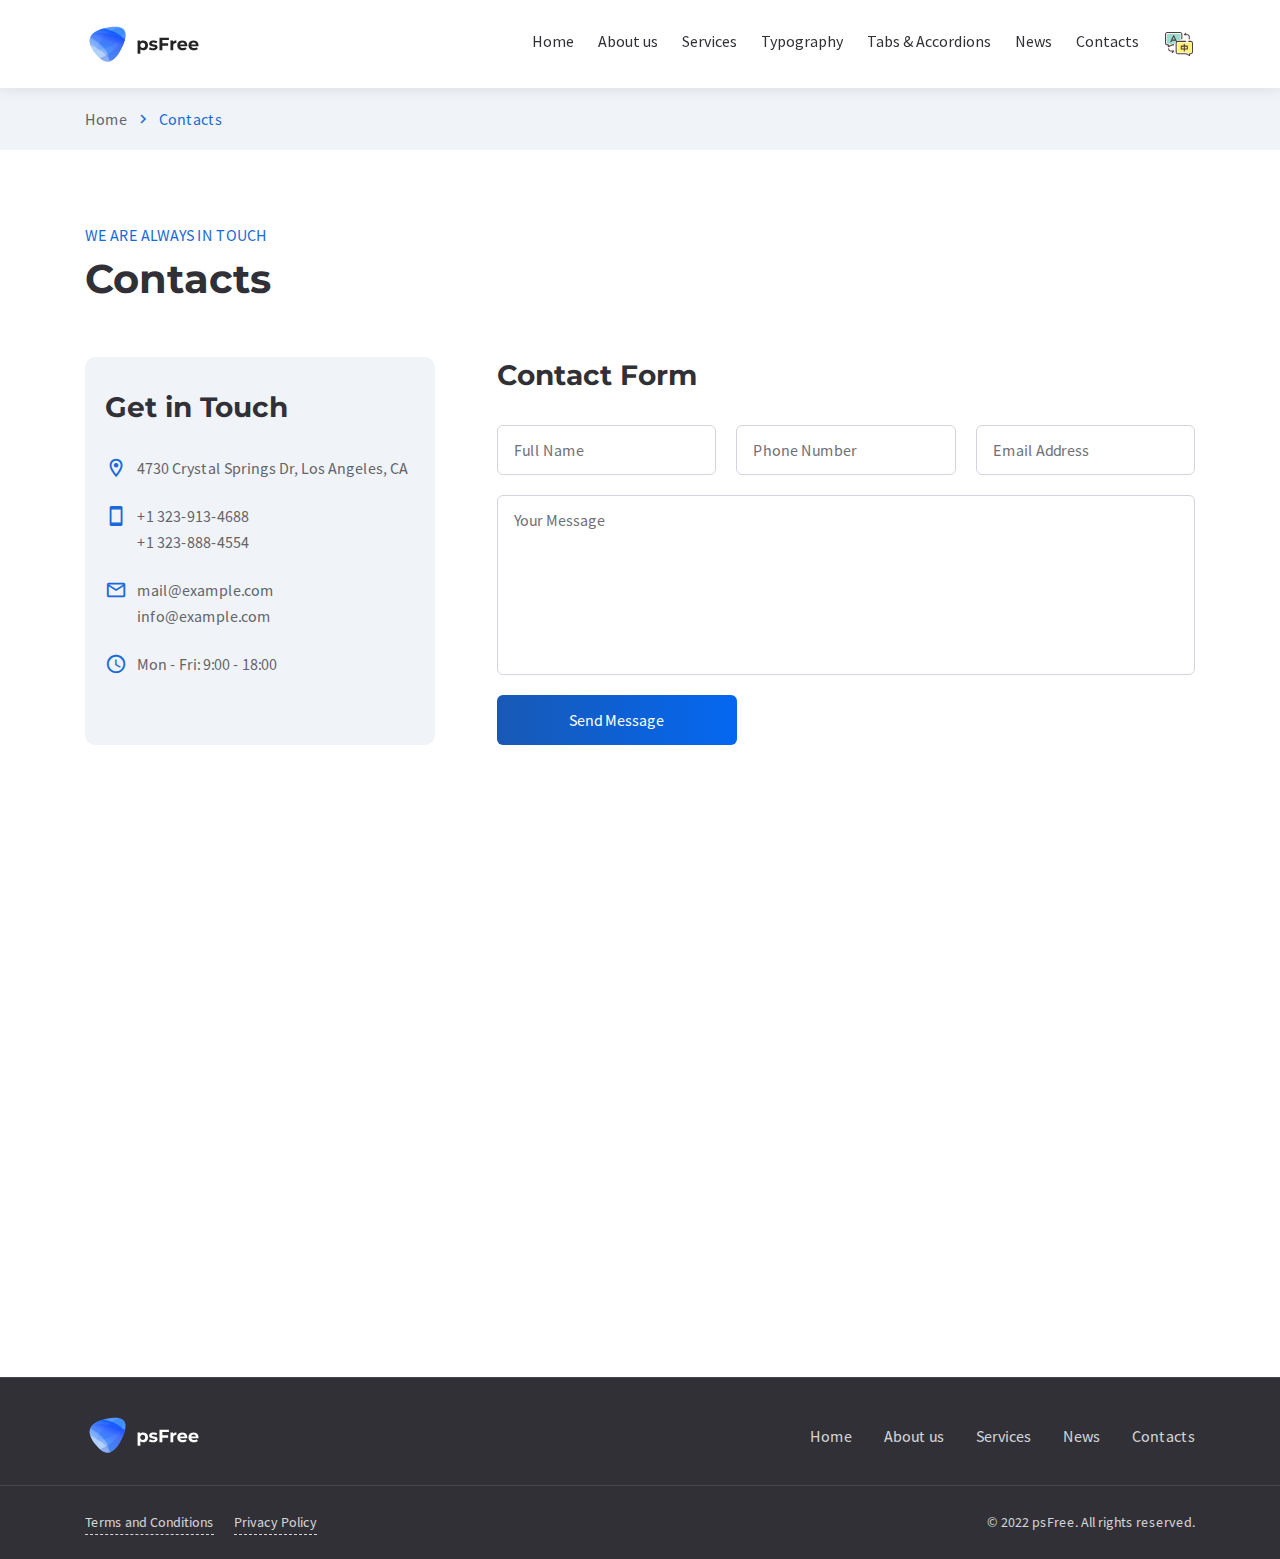
<file: website/contacts.html>
<!DOCTYPE html><html lang="en">

<head>

    <meta charset="utf-8">

    <title>PathSoft - #1 The Fastest HTML5 Template</title>

    <meta name="description" content="Description">
    <meta http-equiv="X-UA-Compatible" content="IE=edge">
    <meta name="viewport" content="width=device-width, initial-scale=1, maximum-scale=2">
        
    <link rel="icon" href="assets/img/favicon/favicon.ico" type="image/x-icon"> 

    <link rel="stylesheet" href="assets/css/bootstrap-grid.css">
<link rel="stylesheet" href="assets/css/style.css">
    <link rel="preload" href="assets/fonts/source-sans-pro-v21-latin/source-sans-pro-v21-latin-regular.woff2" as="font" type="font/woff2" crossorigin>
<link rel="preload" href="assets/fonts/source-sans-pro-v21-latin/source-sans-pro-v21-latin-700.woff2" as="font" type="font/woff2" crossorigin>
<link rel="preload" href="assets/fonts/montserrat-v25-latin/montserrat-v25-latin-700.woff2" as="font" type="font/woff2" crossorigin>
<link rel="preload" href="assets/fonts/montserrat-v25-latin/montserrat-v25-latin-600.woff2" as="font" type="font/woff2" crossorigin>

<link rel="preload" href="assets/fonts/material-icons/material-icons.woff2" as="font" type="font/woff2" crossorigin>
<link rel="preload" href="assets/fonts/material-icons/material-icons-outlined.woff2" as="font" type="font/woff2" crossorigin>

</head>

<body>

	<main class="main">
		
		<div class="main-inner">

			<!-- Begin mobile main menu -->
<nav class="mmm">
    <div class="mmm-content">
        <ul class="mmm-list">
            <li>
                <a href="index.html">Home</a>
            </li>
            <li>
                <a href="about-us.html">About us</a>
            </li>
            <li>
                <a href="services.html">Services</a>
            </li>
            <li>
                <a href="typography.html">Typography</a>
            </li>
            <li>
                <a href="tabs-and-accordions.html">Tabs & Accordions</a>
            </li>
            <li>
                <a href="news.html">News</a>
            </li>
            <li>
                <a href="contacts.html">Contacts</a>
            </li>
            <li>
				<a style="cursor: pointer;" title="中英文切换" class="language-select">
					<svg class="icon" style="width: 2em;height: 2em;vertical-align: middle;fill: currentColor;overflow: hidden;" viewBox="0 0 1024 1024" version="1.1" xmlns="http://www.w3.org/2000/svg" p-id="777"><path d="M381.5 483.7c0-53.1 43.2-96.3 96.3-96.3h85v-187c0-9.4-7.6-17-17-17H137.9c-9.4 0-17 7.6-17 17v283.3c0 9.4 7.6 17 17 17h73.6v32.1l64.3-32.1h105.7v-17z" fill="#9ADCCF" p-id="778"></path><path d="M747.7 784h-270c-9.4 0-17-7.6-17-17V483.7c0-9.4 7.6-17 17-17h407.9c9.4 0 17 7.6 17 17V767c0 9.4-7.6 17-17 17H812v32.1L747.7 784z" fill="#FFF370" p-id="779"></path><path d="M341.8 523.4h-56.7c-2.6 0-5.2 0.6-7.6 1.8l-88.7 44.4v-29.2c0-9.4-7.6-17-17-17h-34c-21.9 0-39.7-17.8-39.7-39.7V200.5c0-21.9 17.8-39.7 39.7-39.7h407.9c21.9 0 39.7 17.8 39.7 39.7v147.3c0 9.4 7.6 17 17 17s17-7.6 17-17V200.5c0-40.6-33-73.6-73.6-73.6H137.9c-40.6 0-73.6 33-73.6 73.6v283.3c0 40.6 33 73.6 73.6 73.6h17V597c0 5.9 3 11.4 8.1 14.5 2.7 1.7 5.8 2.5 8.9 2.5 2.6 0 5.2-0.6 7.6-1.8l109.7-54.9h52.6c9.4 0 17-7.6 17-17 0-9.3-7.6-16.9-17-16.9z" fill="#4F3D3B" p-id="780"></path><path d="M885.7 410.1h-65.8c-9.4 0-17 7.6-17 17s7.6 17 17 17h65.8c21.9 0 39.7 17.8 39.7 39.7V767c0 21.9-17.8 39.7-39.7 39.7h-34c-9.4 0-17 7.6-17 17v29.2L746 808.4c-2.4-1.2-5-1.8-7.6-1.8H477.8c-21.9 0-39.7-17.8-39.7-39.7V483.7c0-21.9 17.8-39.7 39.7-39.7h249.3c9.4 0 17-7.6 17-17s-7.6-17-17-17H477.8c-12.9 0-25 3.3-35.5 9.2l-85-180.7c-2.8-6-8.8-9.8-15.4-9.8s-12.6 3.8-15.4 9.8l-90.6 192.6c-4 8.5-0.3 18.6 8.1 22.6 8.5 4 18.6 0.3 22.6-8.1l19.4-41.2h111.7l18.4 39.1c-7.6 11.6-12 25.4-12 40.2V767c0 40.6 33 73.6 73.6 73.6h256.6L844 895.5c2.4 1.2 5 1.8 7.6 1.8 3.1 0 6.2-0.9 8.9-2.5 5-3.1 8.1-8.6 8.1-14.5v-39.7h17c40.6 0 73.6-33 73.6-73.6V483.7c0.1-40.6-32.9-73.6-73.5-73.6z m-583.8-39.7l39.9-84.7 39.9 84.7h-79.8zM358 733.9c-0.2-0.6-0.3-1.1-0.5-1.7-0.2-0.6-0.6-1.1-0.9-1.7-0.2-0.4-0.4-0.8-0.7-1.2-1.2-1.9-2.9-3.5-4.7-4.7-0.4-0.3-0.8-0.4-1.2-0.6-0.6-0.3-1.1-0.7-1.7-0.9-0.5-0.2-1.1-0.3-1.7-0.5-0.5-0.2-1-0.3-1.5-0.4-1.1-0.2-2.2-0.3-3.3-0.3H241c-21.9 0-39.7-17.8-39.7-39.7v-17.1c0-9.4-7.6-17-17-17s-17 7.6-17 17V682c0 40.6 33 73.6 73.6 73.6h59.8L284.5 772c-6.6 6.6-6.6 17.4 0 24 3.3 3.3 7.7 5 12 5s8.7-1.7 12-5l45.3-45.3c0.8-0.8 1.5-1.7 2.1-2.6 0.3-0.4 0.4-0.8 0.7-1.2 0.3-0.6 0.6-1.1 0.9-1.7 0.2-0.5 0.4-1.1 0.5-1.7 0.1-0.5 0.3-1 0.4-1.5 0.4-2.2 0.4-4.5 0-6.7 0-0.5-0.2-1-0.4-1.4zM665.5 222.3c0.2 0.6 0.3 1.1 0.5 1.7 0.2 0.6 0.6 1.1 0.9 1.7 0.2 0.4 0.4 0.8 0.7 1.2 1.2 1.9 2.9 3.5 4.7 4.7 0.4 0.3 0.8 0.4 1.2 0.6 0.6 0.3 1.1 0.7 1.7 0.9 0.5 0.2 1.1 0.3 1.7 0.5 0.5 0.2 1 0.3 1.5 0.4 1.1 0.2 2.2 0.3 3.3 0.3h100.8c21.9 0 39.7 17.8 39.7 39.7v73.6c0 9.4 7.6 17 17 17s17-7.6 17-17V274c0-40.6-33-73.6-73.6-73.6h-59.8l16.3-16.3c6.6-6.6 6.6-17.4 0-24-6.6-6.6-17.4-6.6-24 0l-45.3 45.3c-0.8 0.8-1.5 1.7-2.1 2.6-0.3 0.4-0.4 0.8-0.7 1.2-0.3 0.6-0.6 1.1-0.9 1.7-0.2 0.5-0.4 1.1-0.5 1.7-0.1 0.5-0.3 1-0.4 1.5-0.4 2.2-0.4 4.5 0 6.7 0 0.5 0.2 1 0.3 1.5z" fill="#4F3D3B" p-id="781"></path><path d="M681.7 750c9.4 0 17-7.6 17-17v-45.3H778c9.4 0 17-7.6 17-17V580c0-9.4-7.6-17-17-17h-79.3v-45.3c0-9.4-7.6-17-17-17s-17 7.6-17 17V563h-79.3c-9.4 0-17 7.6-17 17v90.6c0 9.4 7.6 17 17 17h79.3V733c0 9.4 7.6 17 17 17z m17-153H761v56.7h-62.3V597z m-96.3 56.7V597h62.3v56.7h-62.3z" fill="#4F3D3B" p-id="782"></path></svg>
				</a>
			</li>
        </ul>
    </div>
</nav><!-- End mobile main menu -->
<div class="bff">
    <div class="container">
        <div class="row">
            <div class="col">
                <div class="bff-container">
                    <p>Get Full-Featured <br class="d-sm-none"> PathSoft Template</p>
                    <div class="btn-group justify-content-center justify-content-md-start">
                        <a href="https://www.templatemonster.com/website-templates/pathsoft-it-solutions-for-your-business-services-website-template-83414.html?utm_campaign=blog_site_KovalWeb&utm_source=KovalWeb&utm_medium=referral&aff=KovalWeb" class="btn btn-border btn-with-icon btn-small ripple">
                            <span>HTML5</span>
                            <svg class="btn-icon-right" viewBox="0 0 13 9" width="13" height="9"><use xlink:href="assets/img/sprite.svg#arrow-right"></use></svg>
                        </a>
                        <a href="https://www.templatemonster.com/wordpress-themes/pathsoft-it-solutions-for-your-business-services-wordpress-theme-99496.html?utm_campaign=blog_site_KovalWeb&utm_source=KovalWeb&utm_medium=referral&aff=KovalWeb" class="btn btn-border btn-with-icon btn-small ripple">
                            <span>WordPress</span>
                            <svg class="btn-icon-right" viewBox="0 0 13 9" width="13" height="9"><use xlink:href="assets/img/sprite.svg#arrow-right"></use></svg>
                        </a>
                    </div>
                </div>
            </div>
        </div>
    </div>
</div>
<header class="header header-minimal">
    <nav class="header-fixed">
        <div class="container">
            <div class="row flex-nowrap align-items-center justify-content-between">
                <div class="col-auto header-fixed-col logo-wrapper">
                    <a href="index.html" class="logo" title="PathSoft">
                        <img src="assets/img/logo.svg" width="115" height="36" alt="PathSoft">
                    </a>
                </div>
                <div class="col-auto col-xl col-static header-fixed-col d-none d-xl-block">
                    <div class="row flex-nowrap align-items-center justify-content-end">
                        <div class="col header-fixed-col d-none d-xl-block col-static">
                            <!-- Begin main menu -->
<nav class="main-mnu">
    <ul class="main-mnu-list">
        <li>
            <a href="index.html" data-title="Home">
                <span>Home</span>
            </a>
        </li>
        <li>
            <a href="about-us.html" data-title="About us">
                <span>About us</span>
            </a>
        </li>
        <li>
            <a href="services.html" data-title="Services">
                <span>Services</span>
            </a>
        </li>
        <li>
            <a href="typography.html" data-title="Typography">
                <span>Typography</span>
            </a>
        </li>
        <li>
            <a href="tabs-and-accordions.html" data-title="Tabs & Accordions">
                <span>Tabs & Accordions</span>
            </a>
        </li>
        <li>
            <a href="news.html" data-title="News">
                <span>News</span>
            </a>
        </li>
        <li>
            <a href="contacts.html" data-title="Contacts">
                <span>Contacts</span>
            </a>
        </li>
        <li>
			<a style="cursor: pointer;" title="中英文切换" class="language-select">
				<svg class="icon" style="width: 2em;height: 2em;vertical-align: middle;fill: currentColor;overflow: hidden;" viewBox="0 0 1024 1024" version="1.1" xmlns="http://www.w3.org/2000/svg" p-id="777"><path d="M381.5 483.7c0-53.1 43.2-96.3 96.3-96.3h85v-187c0-9.4-7.6-17-17-17H137.9c-9.4 0-17 7.6-17 17v283.3c0 9.4 7.6 17 17 17h73.6v32.1l64.3-32.1h105.7v-17z" fill="#9ADCCF" p-id="778"></path><path d="M747.7 784h-270c-9.4 0-17-7.6-17-17V483.7c0-9.4 7.6-17 17-17h407.9c9.4 0 17 7.6 17 17V767c0 9.4-7.6 17-17 17H812v32.1L747.7 784z" fill="#FFF370" p-id="779"></path><path d="M341.8 523.4h-56.7c-2.6 0-5.2 0.6-7.6 1.8l-88.7 44.4v-29.2c0-9.4-7.6-17-17-17h-34c-21.9 0-39.7-17.8-39.7-39.7V200.5c0-21.9 17.8-39.7 39.7-39.7h407.9c21.9 0 39.7 17.8 39.7 39.7v147.3c0 9.4 7.6 17 17 17s17-7.6 17-17V200.5c0-40.6-33-73.6-73.6-73.6H137.9c-40.6 0-73.6 33-73.6 73.6v283.3c0 40.6 33 73.6 73.6 73.6h17V597c0 5.9 3 11.4 8.1 14.5 2.7 1.7 5.8 2.5 8.9 2.5 2.6 0 5.2-0.6 7.6-1.8l109.7-54.9h52.6c9.4 0 17-7.6 17-17 0-9.3-7.6-16.9-17-16.9z" fill="#4F3D3B" p-id="780"></path><path d="M885.7 410.1h-65.8c-9.4 0-17 7.6-17 17s7.6 17 17 17h65.8c21.9 0 39.7 17.8 39.7 39.7V767c0 21.9-17.8 39.7-39.7 39.7h-34c-9.4 0-17 7.6-17 17v29.2L746 808.4c-2.4-1.2-5-1.8-7.6-1.8H477.8c-21.9 0-39.7-17.8-39.7-39.7V483.7c0-21.9 17.8-39.7 39.7-39.7h249.3c9.4 0 17-7.6 17-17s-7.6-17-17-17H477.8c-12.9 0-25 3.3-35.5 9.2l-85-180.7c-2.8-6-8.8-9.8-15.4-9.8s-12.6 3.8-15.4 9.8l-90.6 192.6c-4 8.5-0.3 18.6 8.1 22.6 8.5 4 18.6 0.3 22.6-8.1l19.4-41.2h111.7l18.4 39.1c-7.6 11.6-12 25.4-12 40.2V767c0 40.6 33 73.6 73.6 73.6h256.6L844 895.5c2.4 1.2 5 1.8 7.6 1.8 3.1 0 6.2-0.9 8.9-2.5 5-3.1 8.1-8.6 8.1-14.5v-39.7h17c40.6 0 73.6-33 73.6-73.6V483.7c0.1-40.6-32.9-73.6-73.5-73.6z m-583.8-39.7l39.9-84.7 39.9 84.7h-79.8zM358 733.9c-0.2-0.6-0.3-1.1-0.5-1.7-0.2-0.6-0.6-1.1-0.9-1.7-0.2-0.4-0.4-0.8-0.7-1.2-1.2-1.9-2.9-3.5-4.7-4.7-0.4-0.3-0.8-0.4-1.2-0.6-0.6-0.3-1.1-0.7-1.7-0.9-0.5-0.2-1.1-0.3-1.7-0.5-0.5-0.2-1-0.3-1.5-0.4-1.1-0.2-2.2-0.3-3.3-0.3H241c-21.9 0-39.7-17.8-39.7-39.7v-17.1c0-9.4-7.6-17-17-17s-17 7.6-17 17V682c0 40.6 33 73.6 73.6 73.6h59.8L284.5 772c-6.6 6.6-6.6 17.4 0 24 3.3 3.3 7.7 5 12 5s8.7-1.7 12-5l45.3-45.3c0.8-0.8 1.5-1.7 2.1-2.6 0.3-0.4 0.4-0.8 0.7-1.2 0.3-0.6 0.6-1.1 0.9-1.7 0.2-0.5 0.4-1.1 0.5-1.7 0.1-0.5 0.3-1 0.4-1.5 0.4-2.2 0.4-4.5 0-6.7 0-0.5-0.2-1-0.4-1.4zM665.5 222.3c0.2 0.6 0.3 1.1 0.5 1.7 0.2 0.6 0.6 1.1 0.9 1.7 0.2 0.4 0.4 0.8 0.7 1.2 1.2 1.9 2.9 3.5 4.7 4.7 0.4 0.3 0.8 0.4 1.2 0.6 0.6 0.3 1.1 0.7 1.7 0.9 0.5 0.2 1.1 0.3 1.7 0.5 0.5 0.2 1 0.3 1.5 0.4 1.1 0.2 2.2 0.3 3.3 0.3h100.8c21.9 0 39.7 17.8 39.7 39.7v73.6c0 9.4 7.6 17 17 17s17-7.6 17-17V274c0-40.6-33-73.6-73.6-73.6h-59.8l16.3-16.3c6.6-6.6 6.6-17.4 0-24-6.6-6.6-17.4-6.6-24 0l-45.3 45.3c-0.8 0.8-1.5 1.7-2.1 2.6-0.3 0.4-0.4 0.8-0.7 1.2-0.3 0.6-0.6 1.1-0.9 1.7-0.2 0.5-0.4 1.1-0.5 1.7-0.1 0.5-0.3 1-0.4 1.5-0.4 2.2-0.4 4.5 0 6.7 0 0.5 0.2 1 0.3 1.5z" fill="#4F3D3B" p-id="781"></path><path d="M681.7 750c9.4 0 17-7.6 17-17v-45.3H778c9.4 0 17-7.6 17-17V580c0-9.4-7.6-17-17-17h-79.3v-45.3c0-9.4-7.6-17-17-17s-17 7.6-17 17V563h-79.3c-9.4 0-17 7.6-17 17v90.6c0 9.4 7.6 17 17 17h79.3V733c0 9.4 7.6 17 17 17z m17-153H761v56.7h-62.3V597z m-96.3 56.7V597h62.3v56.7h-62.3z" fill="#4F3D3B" p-id="782"></path></svg>
			</a>
		</li>
    </ul>
</nav><!-- End main menu -->
                        </div>
                    </div>
                </div>
                <div class="col-auto d-block d-xl-none header-fixed-col">
                    <div class="main-mnu-btn">
                        <span class="bar bar-1"></span>
                        <span class="bar bar-2"></span>
                        <span class="bar bar-3"></span>
                        <span class="bar bar-4"></span>
                    </div>
                </div>
            </div>
        </div>
    </nav>
</header>

			<!-- Begin bread crumbs -->
			<nav class="bread-crumbs">
				<div class="container">
					<div class="row">
						<div class="col-12">
							<ul class="bread-crumbs-list">
								<li>
									<a href="index.html">Home</a>
									<i class="material-icons md-18">chevron_right</i>
								</li>
								<li>Contacts</li>
							</ul>
						</div>
					</div>
				</div>
			</nav><!-- End bread crumbs -->

			<div class="section">
				<div class="container">
					<div class="row content-items">
						<div class="col-12">
							<div class="section-heading">
								<div class="section-subheading">We are always in touch</div>
								<h1>Contacts</h1>
							</div>
						</div>
						<div class="col-xl-4 col-md-5 content-item">
							<div class="contact-info section-bgc">
								<h3>Get in Touch</h3>
								<ul class="contact-list">
									<li>
										<i class="material-icons material-icons-outlined md-22">location_on</i>
										<div class="footer-contact-info">
											<a href="https://goo.gl/maps/2Ygp5S2Ssm1G5o329">
												4730 Crystal Springs Dr, Los Angeles, CA
											</a>
										</div>
									</li>
									<li>
										<i class="material-icons material-icons-outlined md-22">smartphone</i>
										<div class="footer-contact-info">
											<a href="tel:+13239134688" class="formingHrefTel">+1 323-913-4688</a>
											<a href="tel:+13238884554" class="formingHrefTel">+1 323-888-4554</a>
										</div>
									</li>
									<li>
										<i class="material-icons material-icons-outlined md-22">email</i>
										<div class="footer-contact-info">
											<a href="mailto:mail@example.com">mail@example.com</a>
											<a href="mailto:info@example.com">info@example.com</a>
										</div>
									</li>
									<li>
										<i class="material-icons material-icons-outlined md-22">schedule</i>
										<div class="footer-contact-info"><p>Mon - Fri: 9:00 - 18:00</p></div>
									</li>
								</ul>
							</div>
						</div>
						<div class="col-xl-8 col-md-7 content-item">
							<form action="#!" method="post" class="form-submission contact-form contact-form-padding" novalidate>
								<input type="hidden" name="Subject" value="Contact form">
								<div class="row gutters-default">
									<div class="col-12">
										<h3>Contact Form</h3>
									</div>
									<div class="col-xl-4 col-sm-6 col-12">
										<div class="form-field">
											<label for="contact-name" class="form-field-label">Full Name</label>
											<input type="text" class="form-field-input" name="Name" value="" autocomplete="off" id="contact-name" required data-pristine-required-message="This field is required.">
										</div>
									</div>
									<div class="col-xl-4 col-sm-6 col-12">
										<div class="form-field">
											<label for="contact-phone" class="form-field-label">Phone Number</label>
											<input type="tel" class="form-field-input mask-phone" name="Phone" value="" autocomplete="off" id="contact-phone" required data-pristine-required-message="This field is required.">
										</div>
									</div>
									<div class="col-xl-4 col-12">
										<div class="form-field">
											<label for="contact-email" class="form-field-label">Email Address</label>
											<input type="email" class="form-field-input" name="Email" value="" autocomplete="off" id="contact-email" required data-pristine-required-message="This field is required." data-pristine-email-message="Please enter a valid email address.">
										</div>
									</div>
									<div class="col-12">
										<div class="form-field">
											<label for="contact-message" class="form-field-label">Your Message</label>
											<textarea name="Message" class="form-field-input" id="contact-message" cols="30" rows="6"></textarea>
										</div>
										<div class="form-btn">
											<button type="submit" class="btn btn-w240 ripple"><span>Send Message</span></button>
										</div>
									</div>
								</div>
							</form>
						</div>
					</div>
				</div>
			</div>

			<!-- Begin map -->
			<div class="map">
				<iframe class="lazy" data-src="https://www.google.com/maps/embed?pb=!1m18!1m12!1m3!1d3302.1020346961877!2d-118.2916255847825!3d34.14373158058114!2m3!1f0!2f0!3f0!3m2!1i1024!2i768!4f13.1!3m3!1m2!1s0x80c2c0623fe71971%3A0xc829e89a5dcc767e!2zNDczMCBDcnlzdGFsIFNwcmluZ3MgRHIsIExvcyBBbmdlbGVzLCBDQSA5MDAyNywg0KHQv9C-0LvRg9GH0LXQvdGWINCo0YLQsNGC0Lgg0JDQvNC10YDQuNC60Lg!5e0!3m2!1suk!2sua!4v1621932036298!5m2!1suk!2sua"></iframe>
			</div><!-- End map -->

		</div>

		<div class="bff">
    <div class="container">
        <div class="row">
            <div class="col">
                <div class="bff-container">
                    <p>Get Full-Featured <br class="d-sm-none"> PathSoft Template</p>
                    <div class="btn-group justify-content-center justify-content-md-start">
                        <a href="https://www.templatemonster.com/website-templates/pathsoft-it-solutions-for-your-business-services-website-template-83414.html?utm_campaign=blog_site_KovalWeb&utm_source=KovalWeb&utm_medium=referral&aff=KovalWeb" class="btn btn-border btn-with-icon btn-small ripple">
                            <span>HTML5</span>
                            <svg class="btn-icon-right" viewBox="0 0 13 9" width="13" height="9"><use xlink:href="assets/img/sprite.svg#arrow-right"></use></svg>
                        </a>
                        <a href="https://www.templatemonster.com/wordpress-themes/pathsoft-it-solutions-for-your-business-services-wordpress-theme-99496.html?utm_campaign=blog_site_KovalWeb&utm_source=KovalWeb&utm_medium=referral&aff=KovalWeb" class="btn btn-border btn-with-icon btn-small ripple">
                            <span>WordPress</span>
                            <svg class="btn-icon-right" viewBox="0 0 13 9" width="13" height="9"><use xlink:href="assets/img/sprite.svg#arrow-right"></use></svg>
                        </a>
                    </div>
                </div>
            </div>
        </div>
    </div>
</div>

<!-- Begin footer -->
<footer class="footer footer-minimal">
    <div class="footer-main">
        <div class="container">
            <div class="row items align-items-center">
                <div class="col-lg-3 col-md-4 col-12 item">
                    <div class="widget-brand-info">
                        <div class="widget-brand-info-main">
                            <a href="index.html" class="logo" title="PathSoft">
                                <img data-src="assets/img/logo-white.svg" class="lazy" width="133" height="36" src="assets/img/logo-white.svg" alt="PathSoft" data-loaded="true" style="opacity: 1;">
                            </a>
                        </div>
                    </div>
                </div>
                <div class="col-md item">
                    <div class="footer-item">
                        <nav class="footer-nav">
                            <ul class="footer-mnu footer-mnu-line">
                                <li><a href="#!" class="hover-link" data-title="Home"><span>Home</span></a></li>
                                <li><a href="#!" class="hover-link" data-title="About us"><span>About us</span></a></li>
                                <li><a href="#!" class="hover-link" data-title="Services"><span>Services</span></a></li>
                                <li><a href="#!" class="hover-link" data-title="News"><span>News</span></a></li>
                                <li><a href="#!" class="hover-link" data-title="Contacts"><span>Contacts</span></a></li>
                            </ul>
                        </nav>
                    </div>
                </div>
            </div>
        </div>
    </div>
    <div class="footer-bottom">
        <div class="container">
            <div class="row justify-content-between items">
                <div class="col-md-auto col-12 item">
                    <nav class="footer-links">
                        <ul>
                            <li><a href="terms-and-conditions.html">Terms and Conditions</a></li>
                            <li><a href="privacy-policy.html">Privacy Policy</a></li>
                        </ul>
                    </nav>
                </div>
                <div class="col-md-auto col-12 item">
                    <div class="copyright">© 2022 psFree. All rights reserved.</div>
                </div>
            </div>
        </div>
    </div>
</footer><!-- End footer -->

	</main><!-- End main -->

	<script src="assets/libs/jquery/jquery.min.js"></script>
<script src="assets/libs/lozad/lozad.min.js"></script>
<script src="assets/libs/device/device.js"></script>
<script src="assets/libs/spincrement/jquery.spincrement.min.js"></script>
<script src="assets/libs/pristine/pristine.min.js"></script>
<script src="assets/js/custom.js"></script>
<script src="assets/js/forms.js"></script>

<script src="assets/js/translate.js"></script>
<script src="assets/js/language.js"></script>
</body>
</html>
</file>
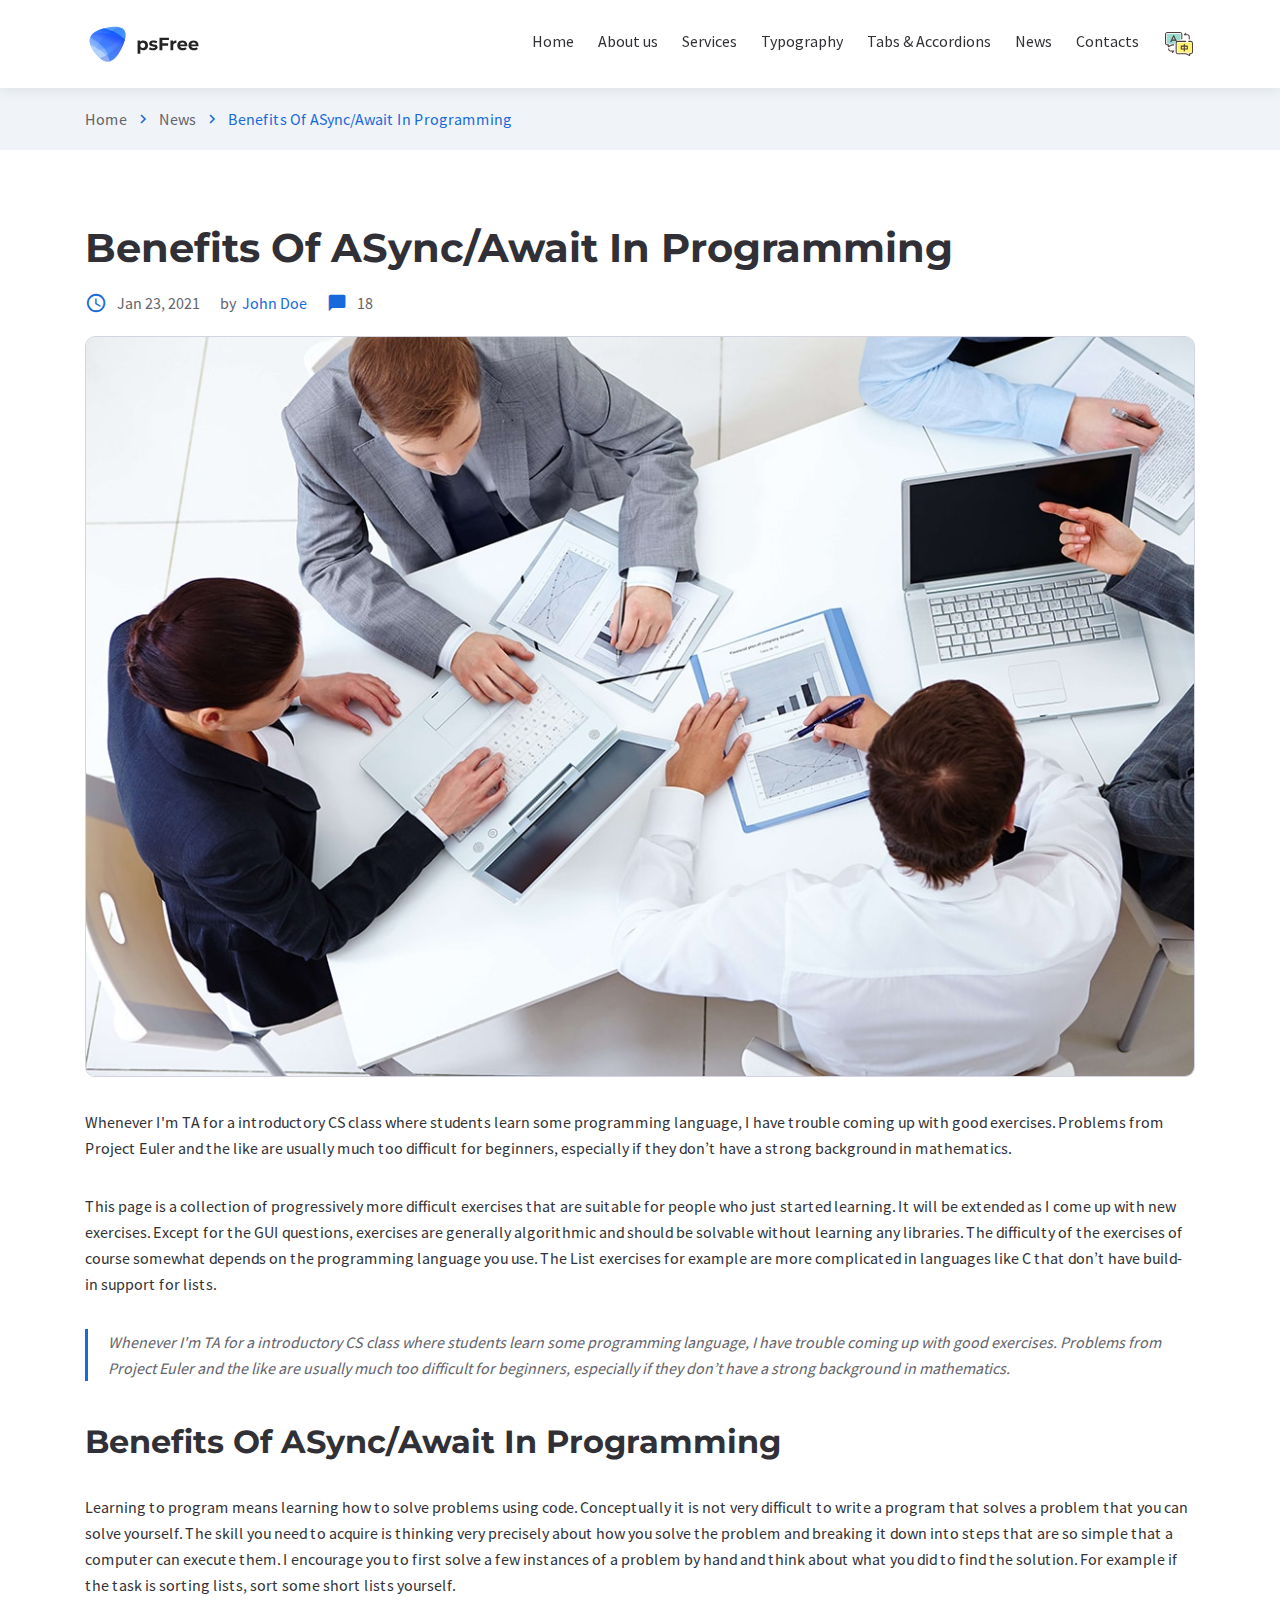
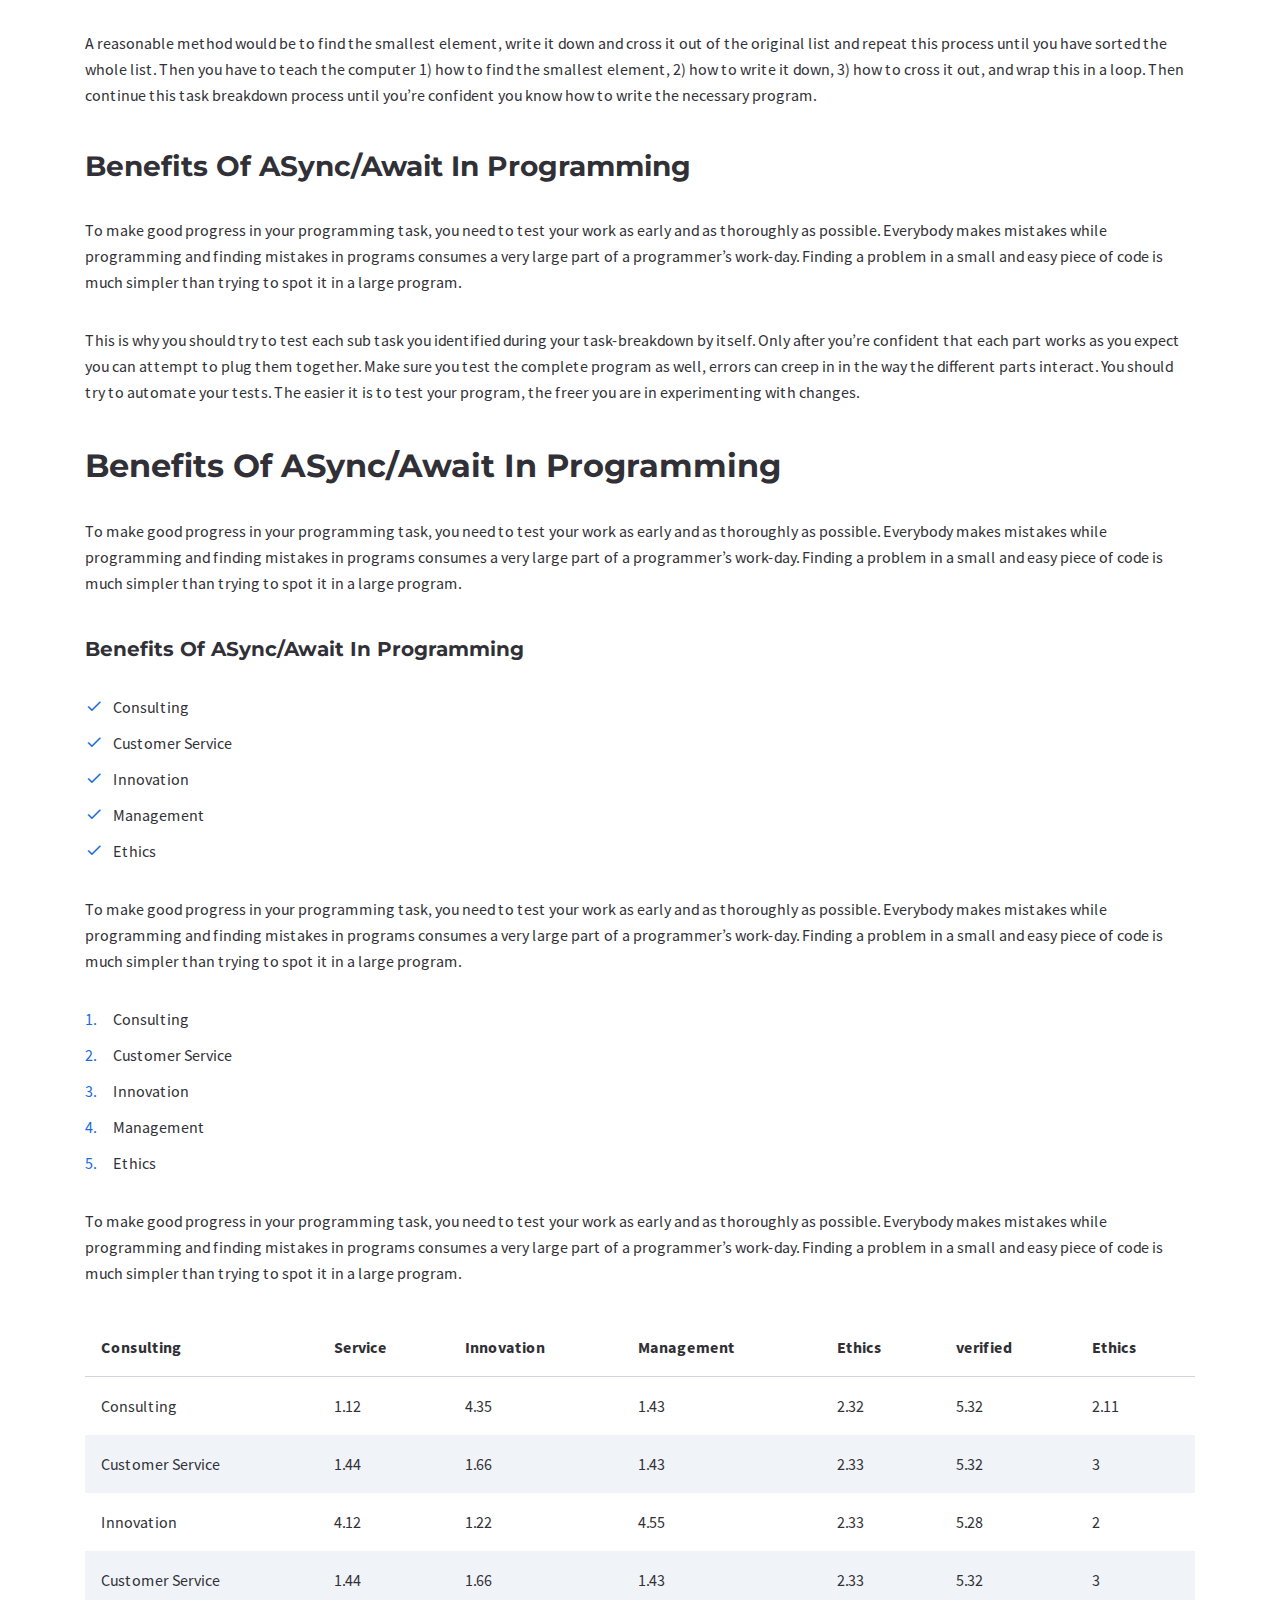
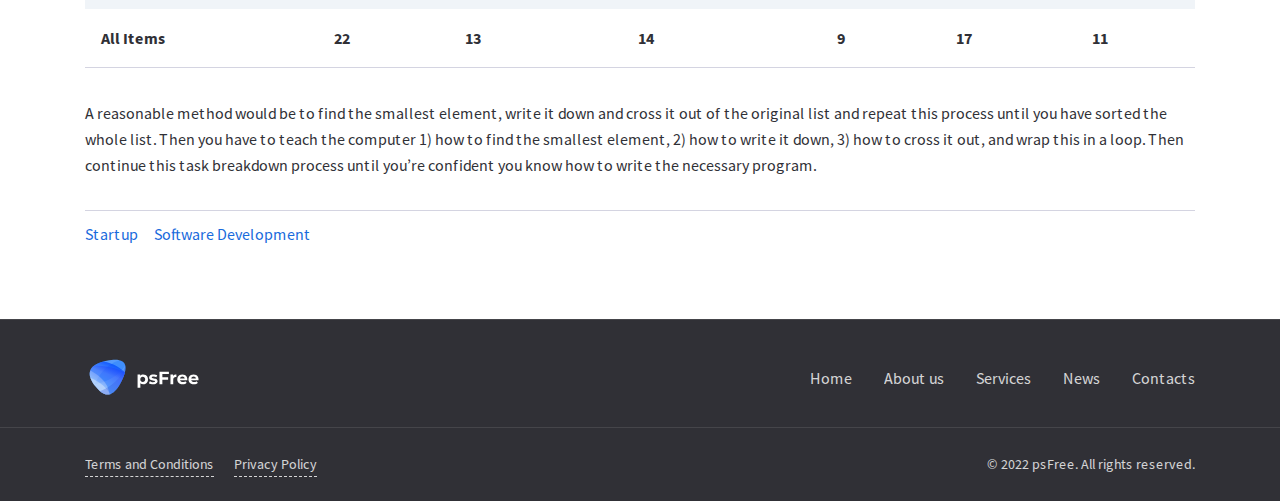
<file: website/news-post.html>
<!DOCTYPE html><html lang="en">

<head>

    <meta charset="utf-8">

    <title>PathSoft - #1 The Fastest HTML5 Template</title>

    <meta name="description" content="Description">
    <meta http-equiv="X-UA-Compatible" content="IE=edge">
    <meta name="viewport" content="width=device-width, initial-scale=1, maximum-scale=2">
        
    <link rel="icon" href="assets/img/favicon/favicon.ico" type="image/x-icon"> 

    <link rel="stylesheet" href="assets/css/bootstrap-grid.css">
<link rel="stylesheet" href="assets/css/style.css">
    <link rel="preload" href="assets/fonts/source-sans-pro-v21-latin/source-sans-pro-v21-latin-regular.woff2" as="font" type="font/woff2" crossorigin>
<link rel="preload" href="assets/fonts/source-sans-pro-v21-latin/source-sans-pro-v21-latin-700.woff2" as="font" type="font/woff2" crossorigin>
<link rel="preload" href="assets/fonts/montserrat-v25-latin/montserrat-v25-latin-700.woff2" as="font" type="font/woff2" crossorigin>
<link rel="preload" href="assets/fonts/montserrat-v25-latin/montserrat-v25-latin-600.woff2" as="font" type="font/woff2" crossorigin>

<link rel="preload" href="assets/fonts/material-icons/material-icons.woff2" as="font" type="font/woff2" crossorigin>
<link rel="preload" href="assets/fonts/material-icons/material-icons-outlined.woff2" as="font" type="font/woff2" crossorigin>

</head>

<body>

	<main class="main">
		
		<div class="main-inner">

			<!-- Begin mobile main menu -->
<nav class="mmm">
    <div class="mmm-content">
        <ul class="mmm-list">
            <li>
                <a href="index.html">Home</a>
            </li>
            <li>
                <a href="about-us.html">About us</a>
            </li>
            <li>
                <a href="services.html">Services</a>
            </li>
            <li>
                <a href="typography.html">Typography</a>
            </li>
            <li>
                <a href="tabs-and-accordions.html">Tabs & Accordions</a>
            </li>
            <li>
                <a href="news.html">News</a>
            </li>
            <li>
                <a href="contacts.html">Contacts</a>
            </li>
            <li>
				<a style="cursor: pointer;" title="中英文切换" class="language-select">
					<svg class="icon" style="width: 2em;height: 2em;vertical-align: middle;fill: currentColor;overflow: hidden;" viewBox="0 0 1024 1024" version="1.1" xmlns="http://www.w3.org/2000/svg" p-id="777"><path d="M381.5 483.7c0-53.1 43.2-96.3 96.3-96.3h85v-187c0-9.4-7.6-17-17-17H137.9c-9.4 0-17 7.6-17 17v283.3c0 9.4 7.6 17 17 17h73.6v32.1l64.3-32.1h105.7v-17z" fill="#9ADCCF" p-id="778"></path><path d="M747.7 784h-270c-9.4 0-17-7.6-17-17V483.7c0-9.4 7.6-17 17-17h407.9c9.4 0 17 7.6 17 17V767c0 9.4-7.6 17-17 17H812v32.1L747.7 784z" fill="#FFF370" p-id="779"></path><path d="M341.8 523.4h-56.7c-2.6 0-5.2 0.6-7.6 1.8l-88.7 44.4v-29.2c0-9.4-7.6-17-17-17h-34c-21.9 0-39.7-17.8-39.7-39.7V200.5c0-21.9 17.8-39.7 39.7-39.7h407.9c21.9 0 39.7 17.8 39.7 39.7v147.3c0 9.4 7.6 17 17 17s17-7.6 17-17V200.5c0-40.6-33-73.6-73.6-73.6H137.9c-40.6 0-73.6 33-73.6 73.6v283.3c0 40.6 33 73.6 73.6 73.6h17V597c0 5.9 3 11.4 8.1 14.5 2.7 1.7 5.8 2.5 8.9 2.5 2.6 0 5.2-0.6 7.6-1.8l109.7-54.9h52.6c9.4 0 17-7.6 17-17 0-9.3-7.6-16.9-17-16.9z" fill="#4F3D3B" p-id="780"></path><path d="M885.7 410.1h-65.8c-9.4 0-17 7.6-17 17s7.6 17 17 17h65.8c21.9 0 39.7 17.8 39.7 39.7V767c0 21.9-17.8 39.7-39.7 39.7h-34c-9.4 0-17 7.6-17 17v29.2L746 808.4c-2.4-1.2-5-1.8-7.6-1.8H477.8c-21.9 0-39.7-17.8-39.7-39.7V483.7c0-21.9 17.8-39.7 39.7-39.7h249.3c9.4 0 17-7.6 17-17s-7.6-17-17-17H477.8c-12.9 0-25 3.3-35.5 9.2l-85-180.7c-2.8-6-8.8-9.8-15.4-9.8s-12.6 3.8-15.4 9.8l-90.6 192.6c-4 8.5-0.3 18.6 8.1 22.6 8.5 4 18.6 0.3 22.6-8.1l19.4-41.2h111.7l18.4 39.1c-7.6 11.6-12 25.4-12 40.2V767c0 40.6 33 73.6 73.6 73.6h256.6L844 895.5c2.4 1.2 5 1.8 7.6 1.8 3.1 0 6.2-0.9 8.9-2.5 5-3.1 8.1-8.6 8.1-14.5v-39.7h17c40.6 0 73.6-33 73.6-73.6V483.7c0.1-40.6-32.9-73.6-73.5-73.6z m-583.8-39.7l39.9-84.7 39.9 84.7h-79.8zM358 733.9c-0.2-0.6-0.3-1.1-0.5-1.7-0.2-0.6-0.6-1.1-0.9-1.7-0.2-0.4-0.4-0.8-0.7-1.2-1.2-1.9-2.9-3.5-4.7-4.7-0.4-0.3-0.8-0.4-1.2-0.6-0.6-0.3-1.1-0.7-1.7-0.9-0.5-0.2-1.1-0.3-1.7-0.5-0.5-0.2-1-0.3-1.5-0.4-1.1-0.2-2.2-0.3-3.3-0.3H241c-21.9 0-39.7-17.8-39.7-39.7v-17.1c0-9.4-7.6-17-17-17s-17 7.6-17 17V682c0 40.6 33 73.6 73.6 73.6h59.8L284.5 772c-6.6 6.6-6.6 17.4 0 24 3.3 3.3 7.7 5 12 5s8.7-1.7 12-5l45.3-45.3c0.8-0.8 1.5-1.7 2.1-2.6 0.3-0.4 0.4-0.8 0.7-1.2 0.3-0.6 0.6-1.1 0.9-1.7 0.2-0.5 0.4-1.1 0.5-1.7 0.1-0.5 0.3-1 0.4-1.5 0.4-2.2 0.4-4.5 0-6.7 0-0.5-0.2-1-0.4-1.4zM665.5 222.3c0.2 0.6 0.3 1.1 0.5 1.7 0.2 0.6 0.6 1.1 0.9 1.7 0.2 0.4 0.4 0.8 0.7 1.2 1.2 1.9 2.9 3.5 4.7 4.7 0.4 0.3 0.8 0.4 1.2 0.6 0.6 0.3 1.1 0.7 1.7 0.9 0.5 0.2 1.1 0.3 1.7 0.5 0.5 0.2 1 0.3 1.5 0.4 1.1 0.2 2.2 0.3 3.3 0.3h100.8c21.9 0 39.7 17.8 39.7 39.7v73.6c0 9.4 7.6 17 17 17s17-7.6 17-17V274c0-40.6-33-73.6-73.6-73.6h-59.8l16.3-16.3c6.6-6.6 6.6-17.4 0-24-6.6-6.6-17.4-6.6-24 0l-45.3 45.3c-0.8 0.8-1.5 1.7-2.1 2.6-0.3 0.4-0.4 0.8-0.7 1.2-0.3 0.6-0.6 1.1-0.9 1.7-0.2 0.5-0.4 1.1-0.5 1.7-0.1 0.5-0.3 1-0.4 1.5-0.4 2.2-0.4 4.5 0 6.7 0 0.5 0.2 1 0.3 1.5z" fill="#4F3D3B" p-id="781"></path><path d="M681.7 750c9.4 0 17-7.6 17-17v-45.3H778c9.4 0 17-7.6 17-17V580c0-9.4-7.6-17-17-17h-79.3v-45.3c0-9.4-7.6-17-17-17s-17 7.6-17 17V563h-79.3c-9.4 0-17 7.6-17 17v90.6c0 9.4 7.6 17 17 17h79.3V733c0 9.4 7.6 17 17 17z m17-153H761v56.7h-62.3V597z m-96.3 56.7V597h62.3v56.7h-62.3z" fill="#4F3D3B" p-id="782"></path></svg>
				</a>
			</li>
        </ul>
    </div>
</nav><!-- End mobile main menu -->
<div class="bff">
    <div class="container">
        <div class="row">
            <div class="col">
                <div class="bff-container">
                    <p>Get Full-Featured <br class="d-sm-none"> PathSoft Template</p>
                    <div class="btn-group justify-content-center justify-content-md-start">
                        <a href="https://www.templatemonster.com/website-templates/pathsoft-it-solutions-for-your-business-services-website-template-83414.html?utm_campaign=blog_site_KovalWeb&utm_source=KovalWeb&utm_medium=referral&aff=KovalWeb" class="btn btn-border btn-with-icon btn-small ripple">
                            <span>HTML5</span>
                            <svg class="btn-icon-right" viewBox="0 0 13 9" width="13" height="9"><use xlink:href="assets/img/sprite.svg#arrow-right"></use></svg>
                        </a>
                        <a href="https://www.templatemonster.com/wordpress-themes/pathsoft-it-solutions-for-your-business-services-wordpress-theme-99496.html?utm_campaign=blog_site_KovalWeb&utm_source=KovalWeb&utm_medium=referral&aff=KovalWeb" class="btn btn-border btn-with-icon btn-small ripple">
                            <span>WordPress</span>
                            <svg class="btn-icon-right" viewBox="0 0 13 9" width="13" height="9"><use xlink:href="assets/img/sprite.svg#arrow-right"></use></svg>
                        </a>
                    </div>
                </div>
            </div>
        </div>
    </div>
</div>
<header class="header header-minimal">
    <nav class="header-fixed">
        <div class="container">
            <div class="row flex-nowrap align-items-center justify-content-between">
                <div class="col-auto header-fixed-col logo-wrapper">
                    <a href="index.html" class="logo" title="PathSoft">
                        <img src="assets/img/logo.svg" width="115" height="36" alt="PathSoft">
                    </a>
                </div>
                <div class="col-auto col-xl col-static header-fixed-col d-none d-xl-block">
                    <div class="row flex-nowrap align-items-center justify-content-end">
                        <div class="col header-fixed-col d-none d-xl-block col-static">
                            <!-- Begin main menu -->
<nav class="main-mnu">
    <ul class="main-mnu-list">
        <li>
            <a href="index.html" data-title="Home">
                <span>Home</span>
            </a>
        </li>
        <li>
            <a href="about-us.html" data-title="About us">
                <span>About us</span>
            </a>
        </li>
        <li>
            <a href="services.html" data-title="Services">
                <span>Services</span>
            </a>
        </li>
        <li>
            <a href="typography.html" data-title="Typography">
                <span>Typography</span>
            </a>
        </li>
        <li>
            <a href="tabs-and-accordions.html" data-title="Tabs & Accordions">
                <span>Tabs & Accordions</span>
            </a>
        </li>
        <li>
            <a href="news.html" data-title="News">
                <span>News</span>
            </a>
        </li>
        <li>
            <a href="contacts.html" data-title="Contacts">
                <span>Contacts</span>
            </a>
        </li>
        <li>
			<a style="cursor: pointer;" title="中英文切换" class="language-select">
				<svg class="icon" style="width: 2em;height: 2em;vertical-align: middle;fill: currentColor;overflow: hidden;" viewBox="0 0 1024 1024" version="1.1" xmlns="http://www.w3.org/2000/svg" p-id="777"><path d="M381.5 483.7c0-53.1 43.2-96.3 96.3-96.3h85v-187c0-9.4-7.6-17-17-17H137.9c-9.4 0-17 7.6-17 17v283.3c0 9.4 7.6 17 17 17h73.6v32.1l64.3-32.1h105.7v-17z" fill="#9ADCCF" p-id="778"></path><path d="M747.7 784h-270c-9.4 0-17-7.6-17-17V483.7c0-9.4 7.6-17 17-17h407.9c9.4 0 17 7.6 17 17V767c0 9.4-7.6 17-17 17H812v32.1L747.7 784z" fill="#FFF370" p-id="779"></path><path d="M341.8 523.4h-56.7c-2.6 0-5.2 0.6-7.6 1.8l-88.7 44.4v-29.2c0-9.4-7.6-17-17-17h-34c-21.9 0-39.7-17.8-39.7-39.7V200.5c0-21.9 17.8-39.7 39.7-39.7h407.9c21.9 0 39.7 17.8 39.7 39.7v147.3c0 9.4 7.6 17 17 17s17-7.6 17-17V200.5c0-40.6-33-73.6-73.6-73.6H137.9c-40.6 0-73.6 33-73.6 73.6v283.3c0 40.6 33 73.6 73.6 73.6h17V597c0 5.9 3 11.4 8.1 14.5 2.7 1.7 5.8 2.5 8.9 2.5 2.6 0 5.2-0.6 7.6-1.8l109.7-54.9h52.6c9.4 0 17-7.6 17-17 0-9.3-7.6-16.9-17-16.9z" fill="#4F3D3B" p-id="780"></path><path d="M885.7 410.1h-65.8c-9.4 0-17 7.6-17 17s7.6 17 17 17h65.8c21.9 0 39.7 17.8 39.7 39.7V767c0 21.9-17.8 39.7-39.7 39.7h-34c-9.4 0-17 7.6-17 17v29.2L746 808.4c-2.4-1.2-5-1.8-7.6-1.8H477.8c-21.9 0-39.7-17.8-39.7-39.7V483.7c0-21.9 17.8-39.7 39.7-39.7h249.3c9.4 0 17-7.6 17-17s-7.6-17-17-17H477.8c-12.9 0-25 3.3-35.5 9.2l-85-180.7c-2.8-6-8.8-9.8-15.4-9.8s-12.6 3.8-15.4 9.8l-90.6 192.6c-4 8.5-0.3 18.6 8.1 22.6 8.5 4 18.6 0.3 22.6-8.1l19.4-41.2h111.7l18.4 39.1c-7.6 11.6-12 25.4-12 40.2V767c0 40.6 33 73.6 73.6 73.6h256.6L844 895.5c2.4 1.2 5 1.8 7.6 1.8 3.1 0 6.2-0.9 8.9-2.5 5-3.1 8.1-8.6 8.1-14.5v-39.7h17c40.6 0 73.6-33 73.6-73.6V483.7c0.1-40.6-32.9-73.6-73.5-73.6z m-583.8-39.7l39.9-84.7 39.9 84.7h-79.8zM358 733.9c-0.2-0.6-0.3-1.1-0.5-1.7-0.2-0.6-0.6-1.1-0.9-1.7-0.2-0.4-0.4-0.8-0.7-1.2-1.2-1.9-2.9-3.5-4.7-4.7-0.4-0.3-0.8-0.4-1.2-0.6-0.6-0.3-1.1-0.7-1.7-0.9-0.5-0.2-1.1-0.3-1.7-0.5-0.5-0.2-1-0.3-1.5-0.4-1.1-0.2-2.2-0.3-3.3-0.3H241c-21.9 0-39.7-17.8-39.7-39.7v-17.1c0-9.4-7.6-17-17-17s-17 7.6-17 17V682c0 40.6 33 73.6 73.6 73.6h59.8L284.5 772c-6.6 6.6-6.6 17.4 0 24 3.3 3.3 7.7 5 12 5s8.7-1.7 12-5l45.3-45.3c0.8-0.8 1.5-1.7 2.1-2.6 0.3-0.4 0.4-0.8 0.7-1.2 0.3-0.6 0.6-1.1 0.9-1.7 0.2-0.5 0.4-1.1 0.5-1.7 0.1-0.5 0.3-1 0.4-1.5 0.4-2.2 0.4-4.5 0-6.7 0-0.5-0.2-1-0.4-1.4zM665.5 222.3c0.2 0.6 0.3 1.1 0.5 1.7 0.2 0.6 0.6 1.1 0.9 1.7 0.2 0.4 0.4 0.8 0.7 1.2 1.2 1.9 2.9 3.5 4.7 4.7 0.4 0.3 0.8 0.4 1.2 0.6 0.6 0.3 1.1 0.7 1.7 0.9 0.5 0.2 1.1 0.3 1.7 0.5 0.5 0.2 1 0.3 1.5 0.4 1.1 0.2 2.2 0.3 3.3 0.3h100.8c21.9 0 39.7 17.8 39.7 39.7v73.6c0 9.4 7.6 17 17 17s17-7.6 17-17V274c0-40.6-33-73.6-73.6-73.6h-59.8l16.3-16.3c6.6-6.6 6.6-17.4 0-24-6.6-6.6-17.4-6.6-24 0l-45.3 45.3c-0.8 0.8-1.5 1.7-2.1 2.6-0.3 0.4-0.4 0.8-0.7 1.2-0.3 0.6-0.6 1.1-0.9 1.7-0.2 0.5-0.4 1.1-0.5 1.7-0.1 0.5-0.3 1-0.4 1.5-0.4 2.2-0.4 4.5 0 6.7 0 0.5 0.2 1 0.3 1.5z" fill="#4F3D3B" p-id="781"></path><path d="M681.7 750c9.4 0 17-7.6 17-17v-45.3H778c9.4 0 17-7.6 17-17V580c0-9.4-7.6-17-17-17h-79.3v-45.3c0-9.4-7.6-17-17-17s-17 7.6-17 17V563h-79.3c-9.4 0-17 7.6-17 17v90.6c0 9.4 7.6 17 17 17h79.3V733c0 9.4 7.6 17 17 17z m17-153H761v56.7h-62.3V597z m-96.3 56.7V597h62.3v56.7h-62.3z" fill="#4F3D3B" p-id="782"></path></svg>
			</a>
		</li>
    </ul>
</nav><!-- End main menu -->
                        </div>
                    </div>
                </div>
                <div class="col-auto d-block d-xl-none header-fixed-col">
                    <div class="main-mnu-btn">
                        <span class="bar bar-1"></span>
                        <span class="bar bar-2"></span>
                        <span class="bar bar-3"></span>
                        <span class="bar bar-4"></span>
                    </div>
                </div>
            </div>
        </div>
    </nav>
</header>

			<!-- Begin bread crumbs -->
			<nav class="bread-crumbs">
				<div class="container">
					<div class="row">
						<div class="col-12">
							<ul class="bread-crumbs-list">
								<li><a href="index.html">Home</a><i class="material-icons md-18">chevron_right</i></li>
								<li><a href="news.html">News</a><i class="material-icons md-18">chevron_right</i></li>
								<li>Benefits Of ASync/Await In Programming</li>
							</ul>
						</div>
					</div>
				</div>
			</nav><!-- End bread crumbs -->

			<div class="section">
				<div class="container">
					<div class="row">
						<div class="col-12">
							<div class="news-post">
								<header class="news-post-header">
									<h1 class="news-post-title">Benefits Of ASync/Await In Programming</h1>
									<div class="news-post-meta">
										<div class="news-post-meta-item">
											<i class="material-icons md-22">access_time</i>
											<span>Jan 23, 2021</span>
										</div>
										<div class="news-post-meta-item">
											<span>by &nbsp;</span>
											<a href="#!">John Doe</a>
										</div>
										<div class="news-post-meta-item">
											<i class="material-icons md-20">chat_bubble</i>
											<span>18</span>
										</div>
									</div>
									<div class="news-post-img item-bordered item-border-radius">
										<img data-src="assets/img/news-post.jpg" class="img-responsive lazy" src="[data-uri]" alt="">
									</div>
								</header>
								<article class="news-post-article content">
									<p>Whenever I'm TA for a introductory CS class where students learn some programming language, I have trouble coming up with good exercises. Problems from Project Euler and the like are usually much too difficult for beginners, especially if they don’t have a strong background in mathematics.</p>
									<p>This page is a collection of progressively more difficult exercises that are suitable for people who just started learning. It will be extended as I come up with new exercises. Except for the GUI questions, exercises are generally algorithmic and should be solvable without learning any libraries. The difficulty of the exercises of course somewhat depends on the programming language you use. The List exercises for example are more complicated in languages like C that don’t have build-in support for lists.</p>
									<blockquote>Whenever I'm TA for a introductory CS class where students learn some programming language, I have trouble coming up with good exercises. Problems from Project Euler and the like are usually much too difficult for beginners, especially if they don’t have a strong background in mathematics.</blockquote>
									<h2>Benefits Of ASync/Await In Programming</h2>
									<p>Learning to program means learning how to solve problems using code. Conceptually it is not very difficult to write a program that solves a problem that you can solve yourself. The skill you need to acquire is thinking very precisely about how you solve the problem and breaking it down into steps that are so simple that a computer can execute them. I encourage you to first solve a few instances of a problem by hand and think about what you did to find the solution. For example if the task is sorting lists, sort some short lists yourself.</p>
									<p>A reasonable method would be to find the smallest element, write it down and cross it out of the original list and repeat this process until you have sorted the whole list. Then you have to teach the computer 1) how to find the smallest element, 2) how to write it down, 3) how to cross it out, and wrap this in a loop. Then continue this task breakdown process until you’re confident you know how to write the necessary program.</p>
									<h3>Benefits Of ASync/Await In Programming</h3>
									<p>To make good progress in your programming task, you need to test your work as early and as thoroughly as possible. Everybody makes mistakes while programming and finding mistakes in programs consumes a very large part of a programmer’s work-day. Finding a problem in a small and easy piece of code is much simpler than trying to spot it in a large program. </p>
									<p>This is why you should try to test each sub task you identified during your task-breakdown by itself. Only after you’re confident that each part works as you expect you can attempt to plug them together. Make sure you test the complete program as well, errors can creep in in the way the different parts interact. You should try to automate your tests. The easier it is to test your program, the freer you are in experimenting with changes.</p>
									<h2>Benefits Of ASync/Await In Programming</h2>
									<p>To make good progress in your programming task, you need to test your work as early and as thoroughly as possible. Everybody makes mistakes while programming and finding mistakes in programs consumes a very large part of a programmer’s work-day. Finding a problem in a small and easy piece of code is much simpler than trying to spot it in a large program. </p>
									<h5>Benefits Of ASync/Await In Programming</h5>
									<ul>
										<li>Consulting</li>
										<li>Customer Service</li>
										<li>Innovation</li>
										<li>Management</li>
										<li>Ethics</li>
									</ul>
									<p>To make good progress in your programming task, you need to test your work as early and as thoroughly as possible. Everybody makes mistakes while programming and finding mistakes in programs consumes a very large part of a programmer’s work-day. Finding a problem in a small and easy piece of code is much simpler than trying to spot it in a large program. </p>
									<ol>
										<li>Consulting</li>
										<li>Customer Service</li>
										<li>Innovation</li>
										<li>Management</li>
										<li>Ethics</li>
									</ol>
									<p>To make good progress in your programming task, you need to test your work as early and as thoroughly as possible. Everybody makes mistakes while programming and finding mistakes in programs consumes a very large part of a programmer’s work-day. Finding a problem in a small and easy piece of code is much simpler than trying to spot it in a large program. </p>
									<table>
										<thead>
											<tr>
												<th>Consulting</th>
												<th>Service</th>
												<th>Innovation</th>
												<th>Management</th>
												<th>Ethics</th>
												<th>verified </th>
												<th>Ethics</th>
											</tr>
										</thead>
										<tbody>
											<tr>
												<td>Consulting</td>
												<td>1.12</td>
												<td>4.35</td>
												<td>1.43</td>
												<td>2.32</td>
												<td>5.32</td>
												<td>2.11</td>
											</tr>
											<tr>
												<td>Customer Service</td>
												<td>1.44</td>
												<td>1.66</td>
												<td>1.43</td>
												<td>2.33</td>
												<td>5.32</td>
												<td>3</td>
											</tr>
											<tr>
												<td>Innovation</td>
												<td>4.12</td>
												<td>1.22</td>
												<td>4.55</td>
												<td>2.33</td>
												<td>5.28</td>
												<td>2</td>
											</tr>
											<tr>
												<td>Customer Service</td>
												<td>1.44</td>
												<td>1.66</td>
												<td>1.43</td>
												<td>2.33</td>
												<td>5.32</td>
												<td>3</td>
											</tr>
										</tbody>
										<tfoot>
											<tr>
												<td>All Items</td>
												<td>22</td>
												<td>13</td>
												<td>14</td>
												<td>9</td>
												<td>17</td>
												<td>11</td>
											</tr>
										</tfoot>
									</table>
									<p>A reasonable method would be to find the smallest element, write it down and cross it out of the original list and repeat this process until you have sorted the whole list. Then you have to teach the computer 1) how to find the smallest element, 2) how to write it down, 3) how to cross it out, and wrap this in a loop. Then continue this task breakdown process until you’re confident you know how to write the necessary program.</p>
								</article>
								<footer class="news-post-footer">
									<div class="row align-items-center justify-content-between items">
										<div class="col-md col-12 item">
											<ul class="news-post-cat">
												<li><a href="#!">Startup</a></li>
												<li><a href="#!">Software Development</a></li>
											</ul>
										</div>
									</div>
								</footer>
							</div>
						</div>
					</div>
				</div>
			</div>

		</div>

		<div class="bff">
    <div class="container">
        <div class="row">
            <div class="col">
                <div class="bff-container">
                    <p>Get Full-Featured <br class="d-sm-none"> PathSoft Template</p>
                    <div class="btn-group justify-content-center justify-content-md-start">
                        <a href="https://www.templatemonster.com/website-templates/pathsoft-it-solutions-for-your-business-services-website-template-83414.html?utm_campaign=blog_site_KovalWeb&utm_source=KovalWeb&utm_medium=referral&aff=KovalWeb" class="btn btn-border btn-with-icon btn-small ripple">
                            <span>HTML5</span>
                            <svg class="btn-icon-right" viewBox="0 0 13 9" width="13" height="9"><use xlink:href="assets/img/sprite.svg#arrow-right"></use></svg>
                        </a>
                        <a href="https://www.templatemonster.com/wordpress-themes/pathsoft-it-solutions-for-your-business-services-wordpress-theme-99496.html?utm_campaign=blog_site_KovalWeb&utm_source=KovalWeb&utm_medium=referral&aff=KovalWeb" class="btn btn-border btn-with-icon btn-small ripple">
                            <span>WordPress</span>
                            <svg class="btn-icon-right" viewBox="0 0 13 9" width="13" height="9"><use xlink:href="assets/img/sprite.svg#arrow-right"></use></svg>
                        </a>
                    </div>
                </div>
            </div>
        </div>
    </div>
</div>

<!-- Begin footer -->
<footer class="footer footer-minimal">
    <div class="footer-main">
        <div class="container">
            <div class="row items align-items-center">
                <div class="col-lg-3 col-md-4 col-12 item">
                    <div class="widget-brand-info">
                        <div class="widget-brand-info-main">
                            <a href="index.html" class="logo" title="PathSoft">
                                <img data-src="assets/img/logo-white.svg" class="lazy" width="133" height="36" src="assets/img/logo-white.svg" alt="PathSoft" data-loaded="true" style="opacity: 1;">
                            </a>
                        </div>
                    </div>
                </div>
                <div class="col-md item">
                    <div class="footer-item">
                        <nav class="footer-nav">
                            <ul class="footer-mnu footer-mnu-line">
                                <li><a href="#!" class="hover-link" data-title="Home"><span>Home</span></a></li>
                                <li><a href="#!" class="hover-link" data-title="About us"><span>About us</span></a></li>
                                <li><a href="#!" class="hover-link" data-title="Services"><span>Services</span></a></li>
                                <li><a href="#!" class="hover-link" data-title="News"><span>News</span></a></li>
                                <li><a href="#!" class="hover-link" data-title="Contacts"><span>Contacts</span></a></li>
                            </ul>
                        </nav>
                    </div>
                </div>
            </div>
        </div>
    </div>
    <div class="footer-bottom">
        <div class="container">
            <div class="row justify-content-between items">
                <div class="col-md-auto col-12 item">
                    <nav class="footer-links">
                        <ul>
                            <li><a href="terms-and-conditions.html">Terms and Conditions</a></li>
                            <li><a href="privacy-policy.html">Privacy Policy</a></li>
                        </ul>
                    </nav>
                </div>
                <div class="col-md-auto col-12 item">
                    <div class="copyright">© 2022 psFree. All rights reserved.</div>
                </div>
            </div>
        </div>
    </div>
</footer><!-- End footer -->

	</main><!-- End main -->

	<script src="assets/libs/jquery/jquery.min.js"></script>
<script src="assets/libs/lozad/lozad.min.js"></script>
<script src="assets/libs/device/device.js"></script>
<script src="assets/libs/spincrement/jquery.spincrement.min.js"></script>
<script src="assets/libs/pristine/pristine.min.js"></script>
<script src="assets/js/custom.js"></script>
<script src="assets/js/forms.js"></script>

<script src="assets/js/translate.js"></script>
<script src="assets/js/language.js"></script>
</body>
</html>
</file>
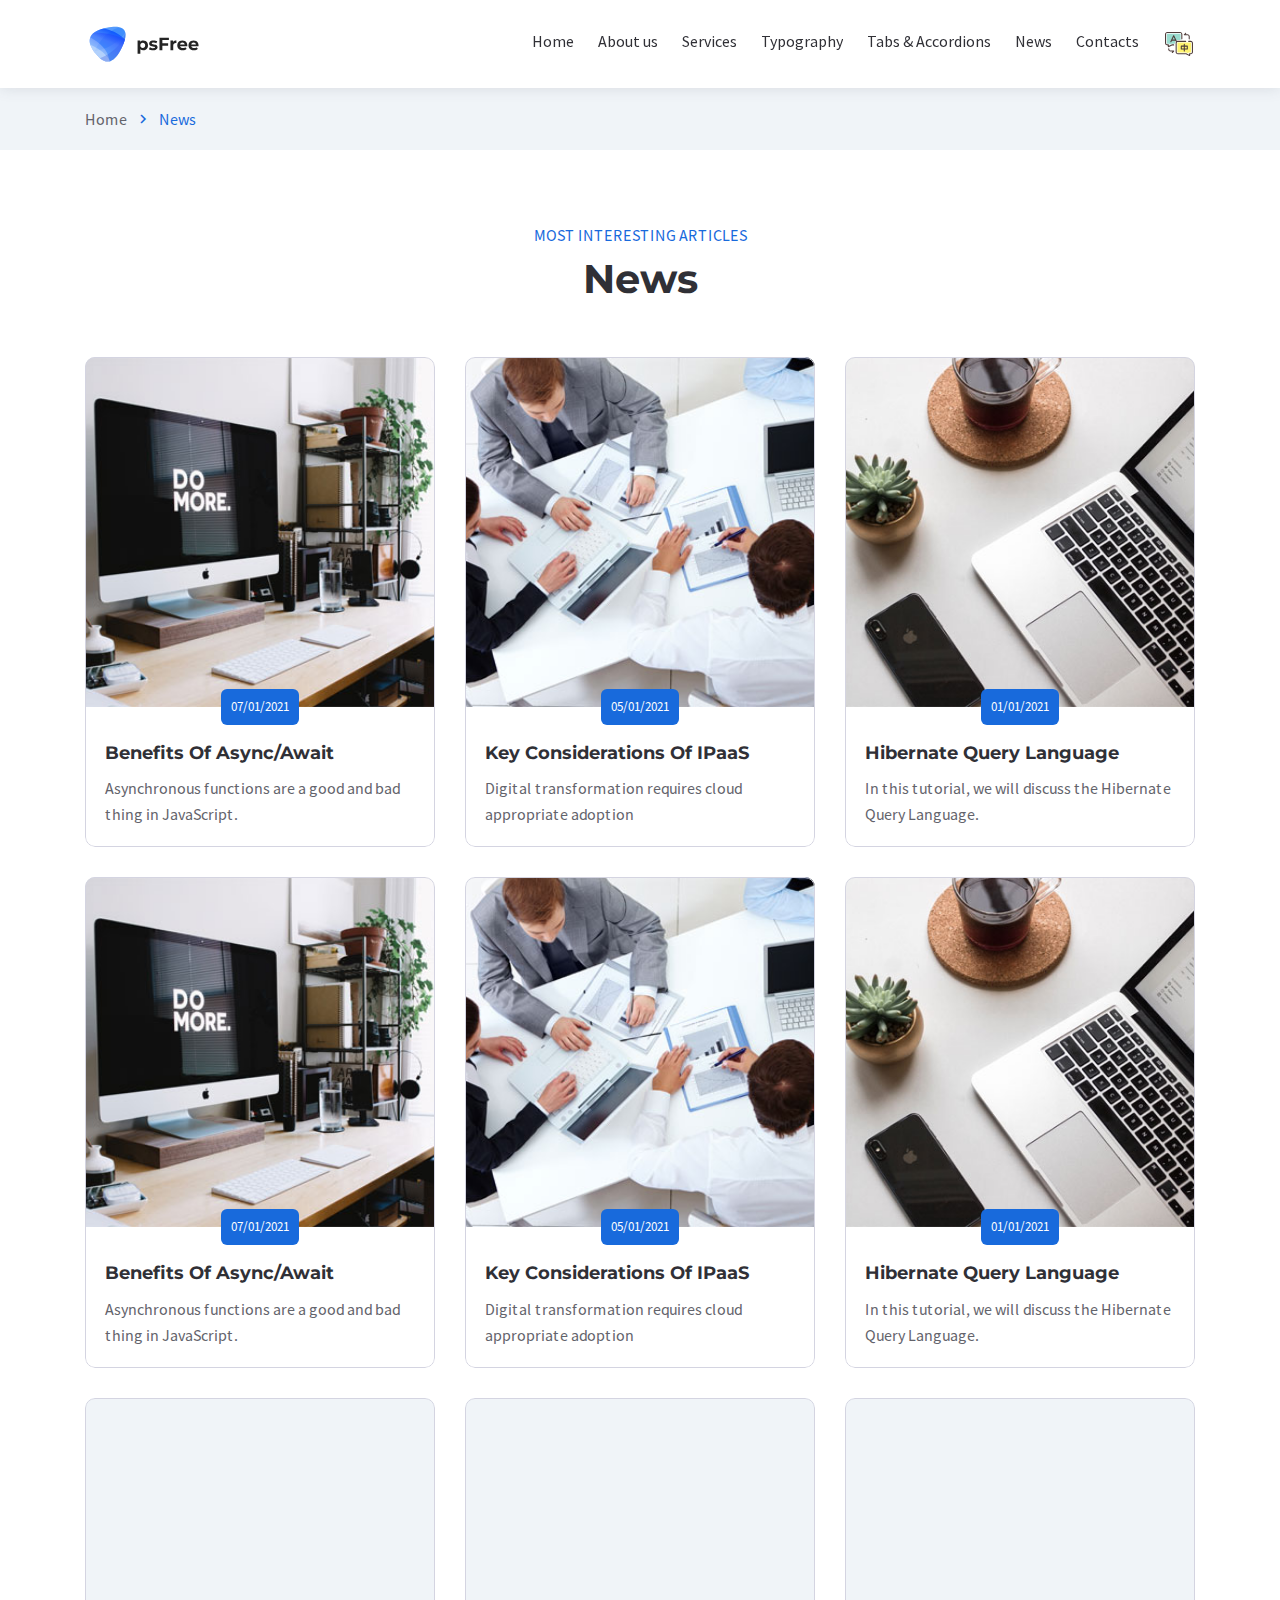
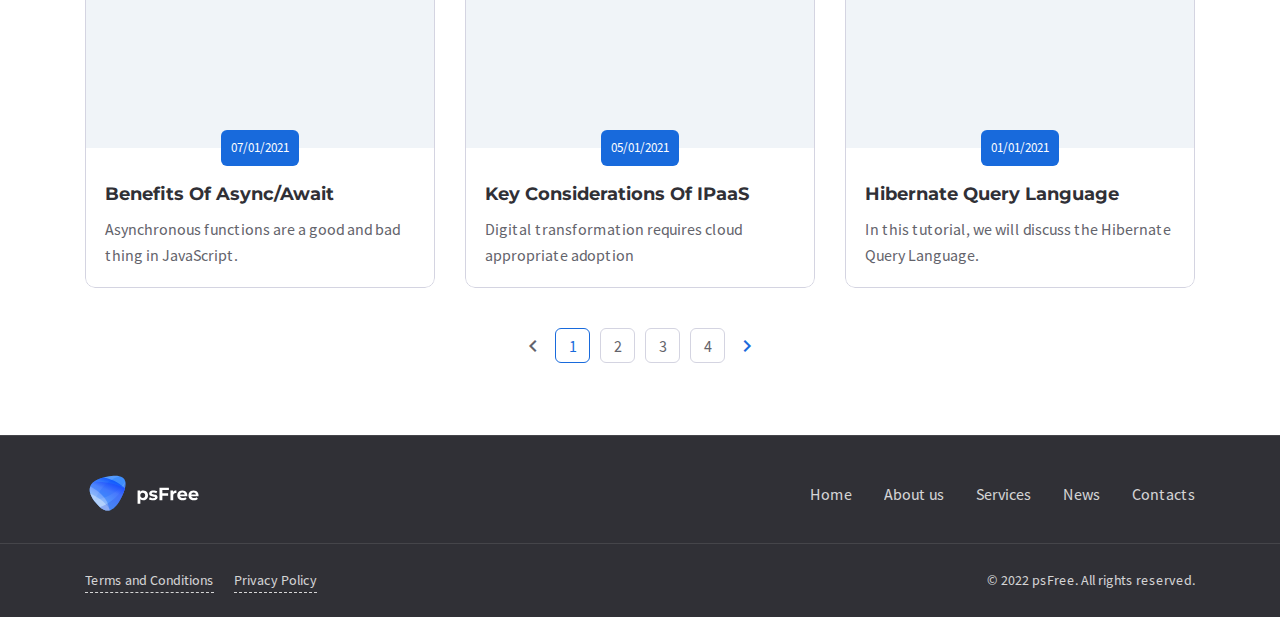
<file: website/news.html>
<!DOCTYPE html><html lang="en">

<head>

    <meta charset="utf-8">

    <title>PathSoft - #1 The Fastest HTML5 Template</title>

    <meta name="description" content="Description">
    <meta http-equiv="X-UA-Compatible" content="IE=edge">
    <meta name="viewport" content="width=device-width, initial-scale=1, maximum-scale=2">
        
    <link rel="icon" href="assets/img/favicon/favicon.ico" type="image/x-icon"> 

    <link rel="stylesheet" href="assets/css/bootstrap-grid.css">
<link rel="stylesheet" href="assets/css/style.css">
    <link rel="preload" href="assets/fonts/source-sans-pro-v21-latin/source-sans-pro-v21-latin-regular.woff2" as="font" type="font/woff2" crossorigin>
<link rel="preload" href="assets/fonts/source-sans-pro-v21-latin/source-sans-pro-v21-latin-700.woff2" as="font" type="font/woff2" crossorigin>
<link rel="preload" href="assets/fonts/montserrat-v25-latin/montserrat-v25-latin-700.woff2" as="font" type="font/woff2" crossorigin>
<link rel="preload" href="assets/fonts/montserrat-v25-latin/montserrat-v25-latin-600.woff2" as="font" type="font/woff2" crossorigin>

<link rel="preload" href="assets/fonts/material-icons/material-icons.woff2" as="font" type="font/woff2" crossorigin>
<link rel="preload" href="assets/fonts/material-icons/material-icons-outlined.woff2" as="font" type="font/woff2" crossorigin>

</head>

<body>

	<main class="main">
		
		<div class="main-inner">

			<!-- Begin mobile main menu -->
<nav class="mmm">
    <div class="mmm-content">
        <ul class="mmm-list">
            <li>
                <a href="index.html">Home</a>
            </li>
            <li>
                <a href="about-us.html">About us</a>
            </li>
            <li>
                <a href="services.html">Services</a>
            </li>
            <li>
                <a href="typography.html">Typography</a>
            </li>
            <li>
                <a href="tabs-and-accordions.html">Tabs & Accordions</a>
            </li>
            <li>
                <a href="news.html">News</a>
            </li>
            <li>
                <a href="contacts.html">Contacts</a>
            </li>
            <li>
				<a style="cursor: pointer;" title="中英文切换" class="language-select">
					<svg class="icon" style="width: 2em;height: 2em;vertical-align: middle;fill: currentColor;overflow: hidden;" viewBox="0 0 1024 1024" version="1.1" xmlns="http://www.w3.org/2000/svg" p-id="777"><path d="M381.5 483.7c0-53.1 43.2-96.3 96.3-96.3h85v-187c0-9.4-7.6-17-17-17H137.9c-9.4 0-17 7.6-17 17v283.3c0 9.4 7.6 17 17 17h73.6v32.1l64.3-32.1h105.7v-17z" fill="#9ADCCF" p-id="778"></path><path d="M747.7 784h-270c-9.4 0-17-7.6-17-17V483.7c0-9.4 7.6-17 17-17h407.9c9.4 0 17 7.6 17 17V767c0 9.4-7.6 17-17 17H812v32.1L747.7 784z" fill="#FFF370" p-id="779"></path><path d="M341.8 523.4h-56.7c-2.6 0-5.2 0.6-7.6 1.8l-88.7 44.4v-29.2c0-9.4-7.6-17-17-17h-34c-21.9 0-39.7-17.8-39.7-39.7V200.5c0-21.9 17.8-39.7 39.7-39.7h407.9c21.9 0 39.7 17.8 39.7 39.7v147.3c0 9.4 7.6 17 17 17s17-7.6 17-17V200.5c0-40.6-33-73.6-73.6-73.6H137.9c-40.6 0-73.6 33-73.6 73.6v283.3c0 40.6 33 73.6 73.6 73.6h17V597c0 5.9 3 11.4 8.1 14.5 2.7 1.7 5.8 2.5 8.9 2.5 2.6 0 5.2-0.6 7.6-1.8l109.7-54.9h52.6c9.4 0 17-7.6 17-17 0-9.3-7.6-16.9-17-16.9z" fill="#4F3D3B" p-id="780"></path><path d="M885.7 410.1h-65.8c-9.4 0-17 7.6-17 17s7.6 17 17 17h65.8c21.9 0 39.7 17.8 39.7 39.7V767c0 21.9-17.8 39.7-39.7 39.7h-34c-9.4 0-17 7.6-17 17v29.2L746 808.4c-2.4-1.2-5-1.8-7.6-1.8H477.8c-21.9 0-39.7-17.8-39.7-39.7V483.7c0-21.9 17.8-39.7 39.7-39.7h249.3c9.4 0 17-7.6 17-17s-7.6-17-17-17H477.8c-12.9 0-25 3.3-35.5 9.2l-85-180.7c-2.8-6-8.8-9.8-15.4-9.8s-12.6 3.8-15.4 9.8l-90.6 192.6c-4 8.5-0.3 18.6 8.1 22.6 8.5 4 18.6 0.3 22.6-8.1l19.4-41.2h111.7l18.4 39.1c-7.6 11.6-12 25.4-12 40.2V767c0 40.6 33 73.6 73.6 73.6h256.6L844 895.5c2.4 1.2 5 1.8 7.6 1.8 3.1 0 6.2-0.9 8.9-2.5 5-3.1 8.1-8.6 8.1-14.5v-39.7h17c40.6 0 73.6-33 73.6-73.6V483.7c0.1-40.6-32.9-73.6-73.5-73.6z m-583.8-39.7l39.9-84.7 39.9 84.7h-79.8zM358 733.9c-0.2-0.6-0.3-1.1-0.5-1.7-0.2-0.6-0.6-1.1-0.9-1.7-0.2-0.4-0.4-0.8-0.7-1.2-1.2-1.9-2.9-3.5-4.7-4.7-0.4-0.3-0.8-0.4-1.2-0.6-0.6-0.3-1.1-0.7-1.7-0.9-0.5-0.2-1.1-0.3-1.7-0.5-0.5-0.2-1-0.3-1.5-0.4-1.1-0.2-2.2-0.3-3.3-0.3H241c-21.9 0-39.7-17.8-39.7-39.7v-17.1c0-9.4-7.6-17-17-17s-17 7.6-17 17V682c0 40.6 33 73.6 73.6 73.6h59.8L284.5 772c-6.6 6.6-6.6 17.4 0 24 3.3 3.3 7.7 5 12 5s8.7-1.7 12-5l45.3-45.3c0.8-0.8 1.5-1.7 2.1-2.6 0.3-0.4 0.4-0.8 0.7-1.2 0.3-0.6 0.6-1.1 0.9-1.7 0.2-0.5 0.4-1.1 0.5-1.7 0.1-0.5 0.3-1 0.4-1.5 0.4-2.2 0.4-4.5 0-6.7 0-0.5-0.2-1-0.4-1.4zM665.5 222.3c0.2 0.6 0.3 1.1 0.5 1.7 0.2 0.6 0.6 1.1 0.9 1.7 0.2 0.4 0.4 0.8 0.7 1.2 1.2 1.9 2.9 3.5 4.7 4.7 0.4 0.3 0.8 0.4 1.2 0.6 0.6 0.3 1.1 0.7 1.7 0.9 0.5 0.2 1.1 0.3 1.7 0.5 0.5 0.2 1 0.3 1.5 0.4 1.1 0.2 2.2 0.3 3.3 0.3h100.8c21.9 0 39.7 17.8 39.7 39.7v73.6c0 9.4 7.6 17 17 17s17-7.6 17-17V274c0-40.6-33-73.6-73.6-73.6h-59.8l16.3-16.3c6.6-6.6 6.6-17.4 0-24-6.6-6.6-17.4-6.6-24 0l-45.3 45.3c-0.8 0.8-1.5 1.7-2.1 2.6-0.3 0.4-0.4 0.8-0.7 1.2-0.3 0.6-0.6 1.1-0.9 1.7-0.2 0.5-0.4 1.1-0.5 1.7-0.1 0.5-0.3 1-0.4 1.5-0.4 2.2-0.4 4.5 0 6.7 0 0.5 0.2 1 0.3 1.5z" fill="#4F3D3B" p-id="781"></path><path d="M681.7 750c9.4 0 17-7.6 17-17v-45.3H778c9.4 0 17-7.6 17-17V580c0-9.4-7.6-17-17-17h-79.3v-45.3c0-9.4-7.6-17-17-17s-17 7.6-17 17V563h-79.3c-9.4 0-17 7.6-17 17v90.6c0 9.4 7.6 17 17 17h79.3V733c0 9.4 7.6 17 17 17z m17-153H761v56.7h-62.3V597z m-96.3 56.7V597h62.3v56.7h-62.3z" fill="#4F3D3B" p-id="782"></path></svg>
				</a>
			</li>
        </ul>
    </div>
</nav><!-- End mobile main menu -->
<div class="bff">
    <div class="container">
        <div class="row">
            <div class="col">
                <div class="bff-container">
                    <p>Get Full-Featured <br class="d-sm-none"> PathSoft Template</p>
                    <div class="btn-group justify-content-center justify-content-md-start">
                        <a href="https://www.templatemonster.com/website-templates/pathsoft-it-solutions-for-your-business-services-website-template-83414.html?utm_campaign=blog_site_KovalWeb&utm_source=KovalWeb&utm_medium=referral&aff=KovalWeb" class="btn btn-border btn-with-icon btn-small ripple">
                            <span>HTML5</span>
                            <svg class="btn-icon-right" viewBox="0 0 13 9" width="13" height="9"><use xlink:href="assets/img/sprite.svg#arrow-right"></use></svg>
                        </a>
                        <a href="https://www.templatemonster.com/wordpress-themes/pathsoft-it-solutions-for-your-business-services-wordpress-theme-99496.html?utm_campaign=blog_site_KovalWeb&utm_source=KovalWeb&utm_medium=referral&aff=KovalWeb" class="btn btn-border btn-with-icon btn-small ripple">
                            <span>WordPress</span>
                            <svg class="btn-icon-right" viewBox="0 0 13 9" width="13" height="9"><use xlink:href="assets/img/sprite.svg#arrow-right"></use></svg>
                        </a>
                    </div>
                </div>
            </div>
        </div>
    </div>
</div>
<header class="header header-minimal">
    <nav class="header-fixed">
        <div class="container">
            <div class="row flex-nowrap align-items-center justify-content-between">
                <div class="col-auto header-fixed-col logo-wrapper">
                    <a href="index.html" class="logo" title="PathSoft">
                        <img src="assets/img/logo.svg" width="115" height="36" alt="PathSoft">
                    </a>
                </div>
                <div class="col-auto col-xl col-static header-fixed-col d-none d-xl-block">
                    <div class="row flex-nowrap align-items-center justify-content-end">
                        <div class="col header-fixed-col d-none d-xl-block col-static">
                            <!-- Begin main menu -->
<nav class="main-mnu">
    <ul class="main-mnu-list">
        <li>
            <a href="index.html" data-title="Home">
                <span>Home</span>
            </a>
        </li>
        <li>
            <a href="about-us.html" data-title="About us">
                <span>About us</span>
            </a>
        </li>
        <li>
            <a href="services.html" data-title="Services">
                <span>Services</span>
            </a>
        </li>
        <li>
            <a href="typography.html" data-title="Typography">
                <span>Typography</span>
            </a>
        </li>
        <li>
            <a href="tabs-and-accordions.html" data-title="Tabs & Accordions">
                <span>Tabs & Accordions</span>
            </a>
        </li>
        <li>
            <a href="news.html" data-title="News">
                <span>News</span>
            </a>
        </li>
        <li>
            <a href="contacts.html" data-title="Contacts">
                <span>Contacts</span>
            </a>
        </li>
        <li>
			<a style="cursor: pointer;" title="中英文切换" class="language-select">
				<svg class="icon" style="width: 2em;height: 2em;vertical-align: middle;fill: currentColor;overflow: hidden;" viewBox="0 0 1024 1024" version="1.1" xmlns="http://www.w3.org/2000/svg" p-id="777"><path d="M381.5 483.7c0-53.1 43.2-96.3 96.3-96.3h85v-187c0-9.4-7.6-17-17-17H137.9c-9.4 0-17 7.6-17 17v283.3c0 9.4 7.6 17 17 17h73.6v32.1l64.3-32.1h105.7v-17z" fill="#9ADCCF" p-id="778"></path><path d="M747.7 784h-270c-9.4 0-17-7.6-17-17V483.7c0-9.4 7.6-17 17-17h407.9c9.4 0 17 7.6 17 17V767c0 9.4-7.6 17-17 17H812v32.1L747.7 784z" fill="#FFF370" p-id="779"></path><path d="M341.8 523.4h-56.7c-2.6 0-5.2 0.6-7.6 1.8l-88.7 44.4v-29.2c0-9.4-7.6-17-17-17h-34c-21.9 0-39.7-17.8-39.7-39.7V200.5c0-21.9 17.8-39.7 39.7-39.7h407.9c21.9 0 39.7 17.8 39.7 39.7v147.3c0 9.4 7.6 17 17 17s17-7.6 17-17V200.5c0-40.6-33-73.6-73.6-73.6H137.9c-40.6 0-73.6 33-73.6 73.6v283.3c0 40.6 33 73.6 73.6 73.6h17V597c0 5.9 3 11.4 8.1 14.5 2.7 1.7 5.8 2.5 8.9 2.5 2.6 0 5.2-0.6 7.6-1.8l109.7-54.9h52.6c9.4 0 17-7.6 17-17 0-9.3-7.6-16.9-17-16.9z" fill="#4F3D3B" p-id="780"></path><path d="M885.7 410.1h-65.8c-9.4 0-17 7.6-17 17s7.6 17 17 17h65.8c21.9 0 39.7 17.8 39.7 39.7V767c0 21.9-17.8 39.7-39.7 39.7h-34c-9.4 0-17 7.6-17 17v29.2L746 808.4c-2.4-1.2-5-1.8-7.6-1.8H477.8c-21.9 0-39.7-17.8-39.7-39.7V483.7c0-21.9 17.8-39.7 39.7-39.7h249.3c9.4 0 17-7.6 17-17s-7.6-17-17-17H477.8c-12.9 0-25 3.3-35.5 9.2l-85-180.7c-2.8-6-8.8-9.8-15.4-9.8s-12.6 3.8-15.4 9.8l-90.6 192.6c-4 8.5-0.3 18.6 8.1 22.6 8.5 4 18.6 0.3 22.6-8.1l19.4-41.2h111.7l18.4 39.1c-7.6 11.6-12 25.4-12 40.2V767c0 40.6 33 73.6 73.6 73.6h256.6L844 895.5c2.4 1.2 5 1.8 7.6 1.8 3.1 0 6.2-0.9 8.9-2.5 5-3.1 8.1-8.6 8.1-14.5v-39.7h17c40.6 0 73.6-33 73.6-73.6V483.7c0.1-40.6-32.9-73.6-73.5-73.6z m-583.8-39.7l39.9-84.7 39.9 84.7h-79.8zM358 733.9c-0.2-0.6-0.3-1.1-0.5-1.7-0.2-0.6-0.6-1.1-0.9-1.7-0.2-0.4-0.4-0.8-0.7-1.2-1.2-1.9-2.9-3.5-4.7-4.7-0.4-0.3-0.8-0.4-1.2-0.6-0.6-0.3-1.1-0.7-1.7-0.9-0.5-0.2-1.1-0.3-1.7-0.5-0.5-0.2-1-0.3-1.5-0.4-1.1-0.2-2.2-0.3-3.3-0.3H241c-21.9 0-39.7-17.8-39.7-39.7v-17.1c0-9.4-7.6-17-17-17s-17 7.6-17 17V682c0 40.6 33 73.6 73.6 73.6h59.8L284.5 772c-6.6 6.6-6.6 17.4 0 24 3.3 3.3 7.7 5 12 5s8.7-1.7 12-5l45.3-45.3c0.8-0.8 1.5-1.7 2.1-2.6 0.3-0.4 0.4-0.8 0.7-1.2 0.3-0.6 0.6-1.1 0.9-1.7 0.2-0.5 0.4-1.1 0.5-1.7 0.1-0.5 0.3-1 0.4-1.5 0.4-2.2 0.4-4.5 0-6.7 0-0.5-0.2-1-0.4-1.4zM665.5 222.3c0.2 0.6 0.3 1.1 0.5 1.7 0.2 0.6 0.6 1.1 0.9 1.7 0.2 0.4 0.4 0.8 0.7 1.2 1.2 1.9 2.9 3.5 4.7 4.7 0.4 0.3 0.8 0.4 1.2 0.6 0.6 0.3 1.1 0.7 1.7 0.9 0.5 0.2 1.1 0.3 1.7 0.5 0.5 0.2 1 0.3 1.5 0.4 1.1 0.2 2.2 0.3 3.3 0.3h100.8c21.9 0 39.7 17.8 39.7 39.7v73.6c0 9.4 7.6 17 17 17s17-7.6 17-17V274c0-40.6-33-73.6-73.6-73.6h-59.8l16.3-16.3c6.6-6.6 6.6-17.4 0-24-6.6-6.6-17.4-6.6-24 0l-45.3 45.3c-0.8 0.8-1.5 1.7-2.1 2.6-0.3 0.4-0.4 0.8-0.7 1.2-0.3 0.6-0.6 1.1-0.9 1.7-0.2 0.5-0.4 1.1-0.5 1.7-0.1 0.5-0.3 1-0.4 1.5-0.4 2.2-0.4 4.5 0 6.7 0 0.5 0.2 1 0.3 1.5z" fill="#4F3D3B" p-id="781"></path><path d="M681.7 750c9.4 0 17-7.6 17-17v-45.3H778c9.4 0 17-7.6 17-17V580c0-9.4-7.6-17-17-17h-79.3v-45.3c0-9.4-7.6-17-17-17s-17 7.6-17 17V563h-79.3c-9.4 0-17 7.6-17 17v90.6c0 9.4 7.6 17 17 17h79.3V733c0 9.4 7.6 17 17 17z m17-153H761v56.7h-62.3V597z m-96.3 56.7V597h62.3v56.7h-62.3z" fill="#4F3D3B" p-id="782"></path></svg>
			</a>
		</li>
    </ul>
</nav><!-- End main menu -->
                        </div>
                    </div>
                </div>
                <div class="col-auto d-block d-xl-none header-fixed-col">
                    <div class="main-mnu-btn">
                        <span class="bar bar-1"></span>
                        <span class="bar bar-2"></span>
                        <span class="bar bar-3"></span>
                        <span class="bar bar-4"></span>
                    </div>
                </div>
            </div>
        </div>
    </nav>
</header>

			<!-- Begin bread crumbs -->
			<nav class="bread-crumbs">
				<div class="container">
					<div class="row">
						<div class="col-12">
							<ul class="bread-crumbs-list">
								<li>
									<a href="index.html">Home</a>
									<i class="material-icons md-18">chevron_right</i>
								</li>
								<li>News</li>
							</ul>
						</div>
					</div>
				</div>
			</nav><!-- End bread crumbs -->

			<div class="section">
				<div class="container">
					<div class="row">
						<div class="col-12">
							<div class="section-heading heading-center section-heading-animate">
								<div class="section-subheading">most interesting articles</div>
								<h1>News</h1>
							</div>
						</div>
						<div class="col-lg-4 col-md-6 col-12 item">
							<!-- Begin news item -->
							<article class="news-item item-style">
								<a href="news-post.html" class="news-item-img el">
									<img data-src="assets/img/news-img-1.jpg" class="lazy" src="[data-uri]" alt="">
								</a>
								<div class="news-item-info">
									<div class="news-item-date">07/01/2021</div>
									<h2 class="news-item-heading item-heading">
										<a href="news-post.html" title="Benefits Of Async/Await">Benefits Of Async/Await</a>
									</h2>
									<div class="news-item-desc">
										<p>Asynchronous functions are a good and bad thing in JavaScript.</p>
									</div>
								</div>
							</article><!-- End news item -->
						</div>
						<div class="col-lg-4 col-md-6 col-12 item">
							<!-- Begin news item -->
							<article class="news-item item-style">
								<a href="news-post.html" class="news-item-img el">
									<img data-src="assets/img/news-img-2.jpg" class="lazy" src="[data-uri]" alt="">
								</a>
								<div class="news-item-info">
									<div class="news-item-date">05/01/2021</div>
									<h2 class="news-item-heading item-heading">
										<a href="news-post.html" title="Key Considerations Of IPaaS">Key Considerations Of IPaaS</a>
									</h2>
									<div class="news-item-desc">
										<p>Digital transformation requires cloud appropriate adoption</p>
									</div>
								</div>
							</article><!-- End news item -->
						</div>
						<div class="col-lg-4 col-md-6 col-12 item">
							<!-- Begin news item -->
							<article class="news-item item-style">
								<a href="news-post.html" class="news-item-img el">
									<img data-src="assets/img/news-img-3.jpg" class="lazy" src="[data-uri]" alt="">
								</a>
								<div class="news-item-info">
									<div class="news-item-date">01/01/2021</div>
									<h2 class="news-item-heading item-heading">
										<a href="news-post.html" title="Hibernate Query Language">Hibernate Query Language</a>
									</h2>
									<div class="news-item-desc">
										<p>In this tutorial, we will discuss the Hibernate Query Language. </p>
									</div>
								</div>
							</article><!-- End news item -->
						</div>
						<div class="col-lg-4 col-md-6 col-12 item">
							<!-- Begin news item -->
							<article class="news-item item-style">
								<a href="news-post.html" class="news-item-img el">
									<img data-src="assets/img/news-img-1.jpg" class="lazy" src="[data-uri]" alt="">
								</a>
								<div class="news-item-info">
									<div class="news-item-date">07/01/2021</div>
									<h2 class="news-item-heading item-heading">
										<a href="news-post.html" title="Benefits Of Async/Await">Benefits Of Async/Await</a>
									</h2>
									<div class="news-item-desc">
										<p>Asynchronous functions are a good and bad thing in JavaScript.</p>
									</div>
								</div>
							</article><!-- End news item -->
						</div>
						<div class="col-lg-4 col-md-6 col-12 item">
							<!-- Begin news item -->
							<article class="news-item item-style">
								<a href="news-post.html" class="news-item-img el">
									<img data-src="assets/img/news-img-2.jpg" class="lazy" src="[data-uri]" alt="">
								</a>
								<div class="news-item-info">
									<div class="news-item-date">05/01/2021</div>
									<h2 class="news-item-heading item-heading">
										<a href="news-post.html" title="Key Considerations Of IPaaS">Key Considerations Of IPaaS</a>
									</h2>
									<div class="news-item-desc">
										<p>Digital transformation requires cloud appropriate adoption</p>
									</div>
								</div>
							</article><!-- End news item -->
						</div>
						<div class="col-lg-4 col-md-6 col-12 item">
							<!-- Begin news item -->
							<article class="news-item item-style">
								<a href="news-post.html" class="news-item-img el">
									<img data-src="assets/img/news-img-3.jpg" class="lazy" src="[data-uri]" alt="">
								</a>
								<div class="news-item-info">
									<div class="news-item-date">01/01/2021</div>
									<h2 class="news-item-heading item-heading">
										<a href="news-post.html" title="Hibernate Query Language">Hibernate Query Language</a>
									</h2>
									<div class="news-item-desc">
										<p>In this tutorial, we will discuss the Hibernate Query Language. </p>
									</div>
								</div>
							</article><!-- End news item -->
						</div>
						<div class="col-lg-4 col-md-6 col-12 item">
							<!-- Begin news item -->
							<article class="news-item item-style">
								<a href="news-post.html" class="news-item-img el">
									<img data-src="assets/img/news-img-1.jpg" class="lazy" src="[data-uri]" alt="">
								</a>
								<div class="news-item-info">
									<div class="news-item-date">07/01/2021</div>
									<h2 class="news-item-heading item-heading">
										<a href="news-post.html" title="Benefits Of Async/Await">Benefits Of Async/Await</a>
									</h2>
									<div class="news-item-desc">
										<p>Asynchronous functions are a good and bad thing in JavaScript.</p>
									</div>
								</div>
							</article><!-- End news item -->
						</div>
						<div class="col-lg-4 col-md-6 col-12 item">
							<!-- Begin news item -->
							<article class="news-item item-style">
								<a href="news-post.html" class="news-item-img el">
									<img data-src="assets/img/news-img-2.jpg" class="lazy" src="[data-uri]" alt="">
								</a>
								<div class="news-item-info">
									<div class="news-item-date">05/01/2021</div>
									<h2 class="news-item-heading item-heading">
										<a href="news-post.html" title="Key Considerations Of IPaaS">Key Considerations Of IPaaS</a>
									</h2>
									<div class="news-item-desc">
										<p>Digital transformation requires cloud appropriate adoption</p>
									</div>
								</div>
							</article><!-- End news item -->
						</div>
						<div class="col-lg-4 col-md-6 col-12 item">
							<!-- Begin news item -->
							<article class="news-item item-style">
								<a href="news-post.html" class="news-item-img el">
									<img data-src="assets/img/news-img-3.jpg" class="lazy" src="[data-uri]" alt="">
								</a>
								<div class="news-item-info">
									<div class="news-item-date">01/01/2021</div>
									<h2 class="news-item-heading item-heading">
										<a href="news-post.html" title="Hibernate Query Language">Hibernate Query Language</a>
									</h2>
									<div class="news-item-desc">
										<p>In this tutorial, we will discuss the Hibernate Query Language. </p>
									</div>
								</div>
							</article><!-- End news item -->
						</div>
						<div class="col-12">
							<!-- Begin pagination -->
<nav class="pagination">
    <ul class="pagination-list">
        <li class="pagination-item-arrow pagination-item-arrow-prev pagination-item-disabled"><a href="#!"><i class="material-icons md-24">chevron_left</i></a></li>
        <li class="active"><a href="#!">1</a></li>
        <li><a href="#!">2</a></li>
        <li><a href="#!">3</a></li>
        <li><a href="#!">4</a></li>
        <li class="pagination-item-arrow pagination-item-arrow-next"><a href="#!"><i class="material-icons md-24">chevron_right</i></a></li>
    </ul>
</nav><!-- End pagination -->
						</div>
					</div>
				</div>
			</div>

		</div>

		<div class="bff">
    <div class="container">
        <div class="row">
            <div class="col">
                <div class="bff-container">
                    <p>Get Full-Featured <br class="d-sm-none"> PathSoft Template</p>
                    <div class="btn-group justify-content-center justify-content-md-start">
                        <a href="https://www.templatemonster.com/website-templates/pathsoft-it-solutions-for-your-business-services-website-template-83414.html?utm_campaign=blog_site_KovalWeb&utm_source=KovalWeb&utm_medium=referral&aff=KovalWeb" class="btn btn-border btn-with-icon btn-small ripple">
                            <span>HTML5</span>
                            <svg class="btn-icon-right" viewBox="0 0 13 9" width="13" height="9"><use xlink:href="assets/img/sprite.svg#arrow-right"></use></svg>
                        </a>
                        <a href="https://www.templatemonster.com/wordpress-themes/pathsoft-it-solutions-for-your-business-services-wordpress-theme-99496.html?utm_campaign=blog_site_KovalWeb&utm_source=KovalWeb&utm_medium=referral&aff=KovalWeb" class="btn btn-border btn-with-icon btn-small ripple">
                            <span>WordPress</span>
                            <svg class="btn-icon-right" viewBox="0 0 13 9" width="13" height="9"><use xlink:href="assets/img/sprite.svg#arrow-right"></use></svg>
                        </a>
                    </div>
                </div>
            </div>
        </div>
    </div>
</div>

<!-- Begin footer -->
<footer class="footer footer-minimal">
    <div class="footer-main">
        <div class="container">
            <div class="row items align-items-center">
                <div class="col-lg-3 col-md-4 col-12 item">
                    <div class="widget-brand-info">
                        <div class="widget-brand-info-main">
                            <a href="index.html" class="logo" title="PathSoft">
                                <img data-src="assets/img/logo-white.svg" class="lazy" width="133" height="36" src="assets/img/logo-white.svg" alt="PathSoft" data-loaded="true" style="opacity: 1;">
                            </a>
                        </div>
                    </div>
                </div>
                <div class="col-md item">
                    <div class="footer-item">
                        <nav class="footer-nav">
                            <ul class="footer-mnu footer-mnu-line">
                                <li><a href="#!" class="hover-link" data-title="Home"><span>Home</span></a></li>
                                <li><a href="#!" class="hover-link" data-title="About us"><span>About us</span></a></li>
                                <li><a href="#!" class="hover-link" data-title="Services"><span>Services</span></a></li>
                                <li><a href="#!" class="hover-link" data-title="News"><span>News</span></a></li>
                                <li><a href="#!" class="hover-link" data-title="Contacts"><span>Contacts</span></a></li>
                            </ul>
                        </nav>
                    </div>
                </div>
            </div>
        </div>
    </div>
    <div class="footer-bottom">
        <div class="container">
            <div class="row justify-content-between items">
                <div class="col-md-auto col-12 item">
                    <nav class="footer-links">
                        <ul>
                            <li><a href="terms-and-conditions.html">Terms and Conditions</a></li>
                            <li><a href="privacy-policy.html">Privacy Policy</a></li>
                        </ul>
                    </nav>
                </div>
                <div class="col-md-auto col-12 item">
                    <div class="copyright">© 2022 psFree. All rights reserved.</div>
                </div>
            </div>
        </div>
    </div>
</footer><!-- End footer -->

	</main><!-- End main -->

	<script src="assets/libs/jquery/jquery.min.js"></script>
<script src="assets/libs/lozad/lozad.min.js"></script>
<script src="assets/libs/device/device.js"></script>
<script src="assets/libs/spincrement/jquery.spincrement.min.js"></script>
<script src="assets/libs/pristine/pristine.min.js"></script>
<script src="assets/js/custom.js"></script>
<script src="assets/js/forms.js"></script>

<script src="assets/js/translate.js"></script>
<script src="assets/js/language.js"></script>
</body>
</html>
</file>
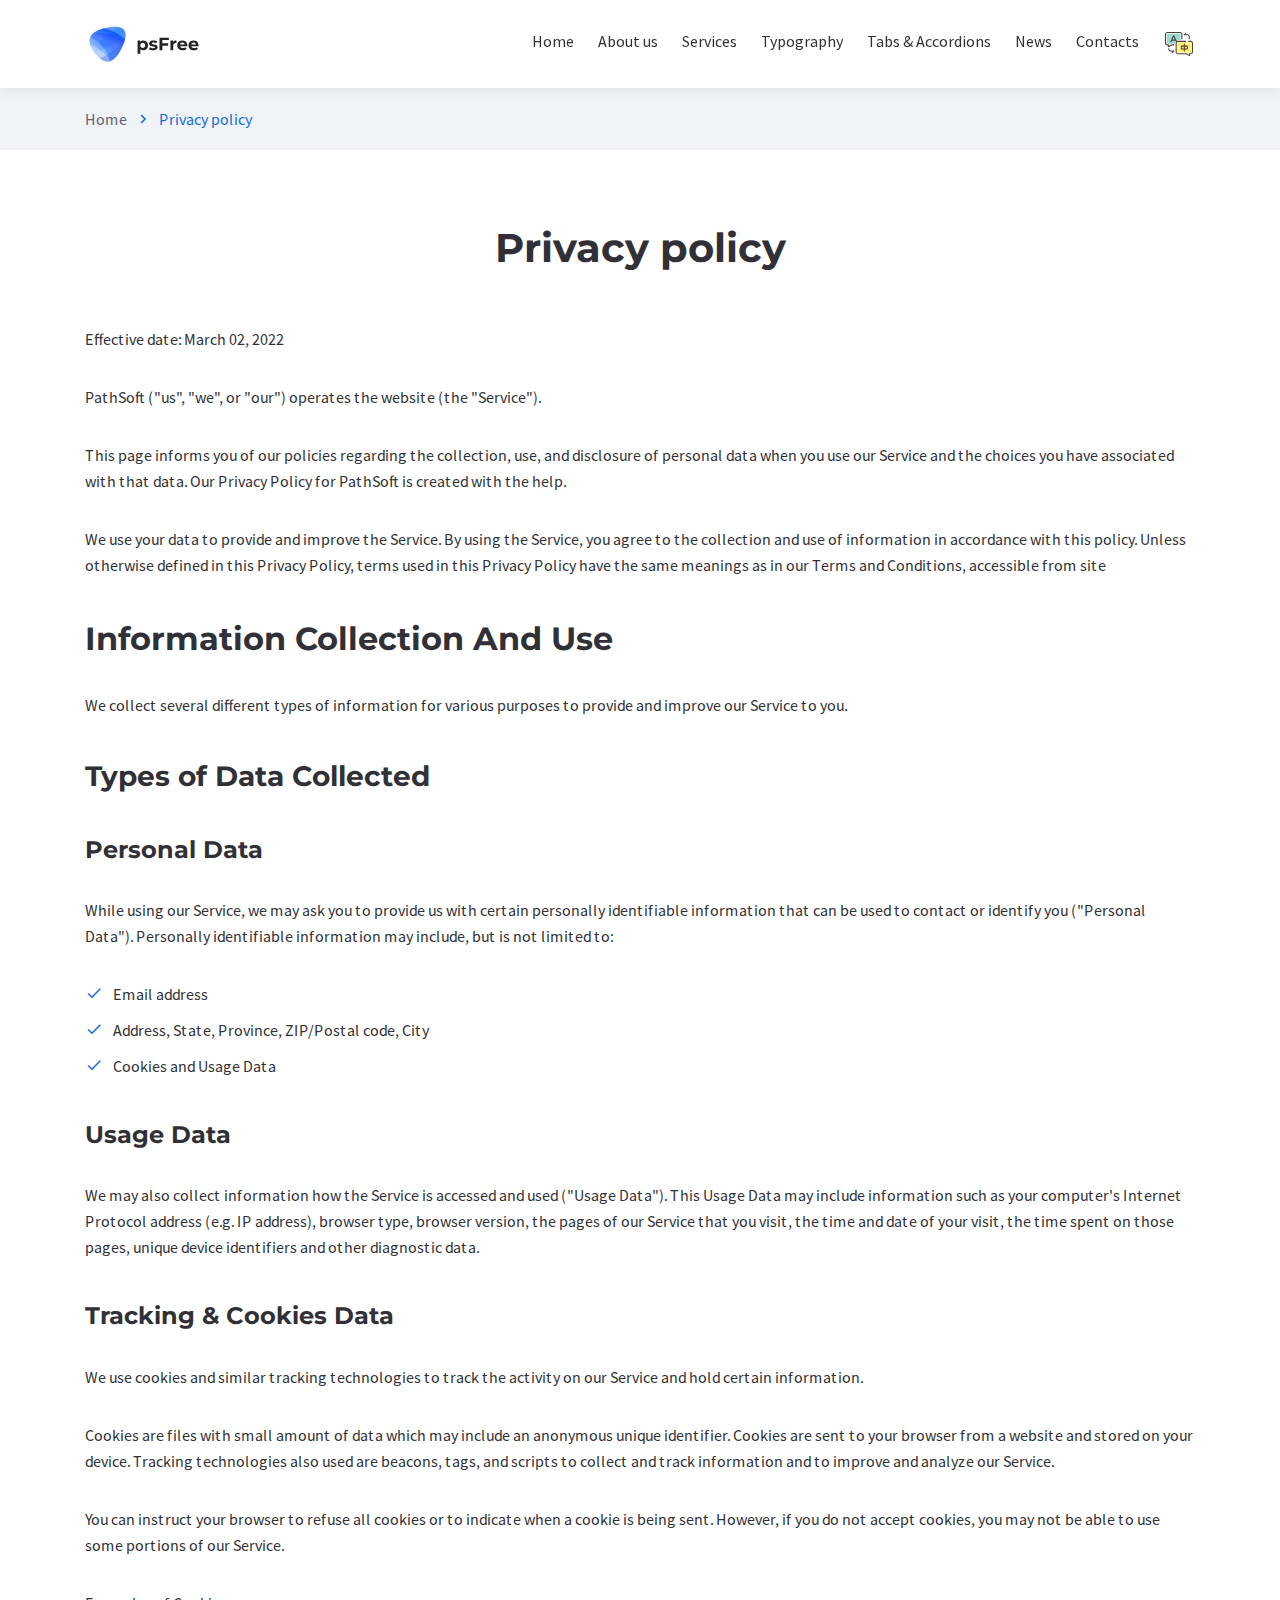
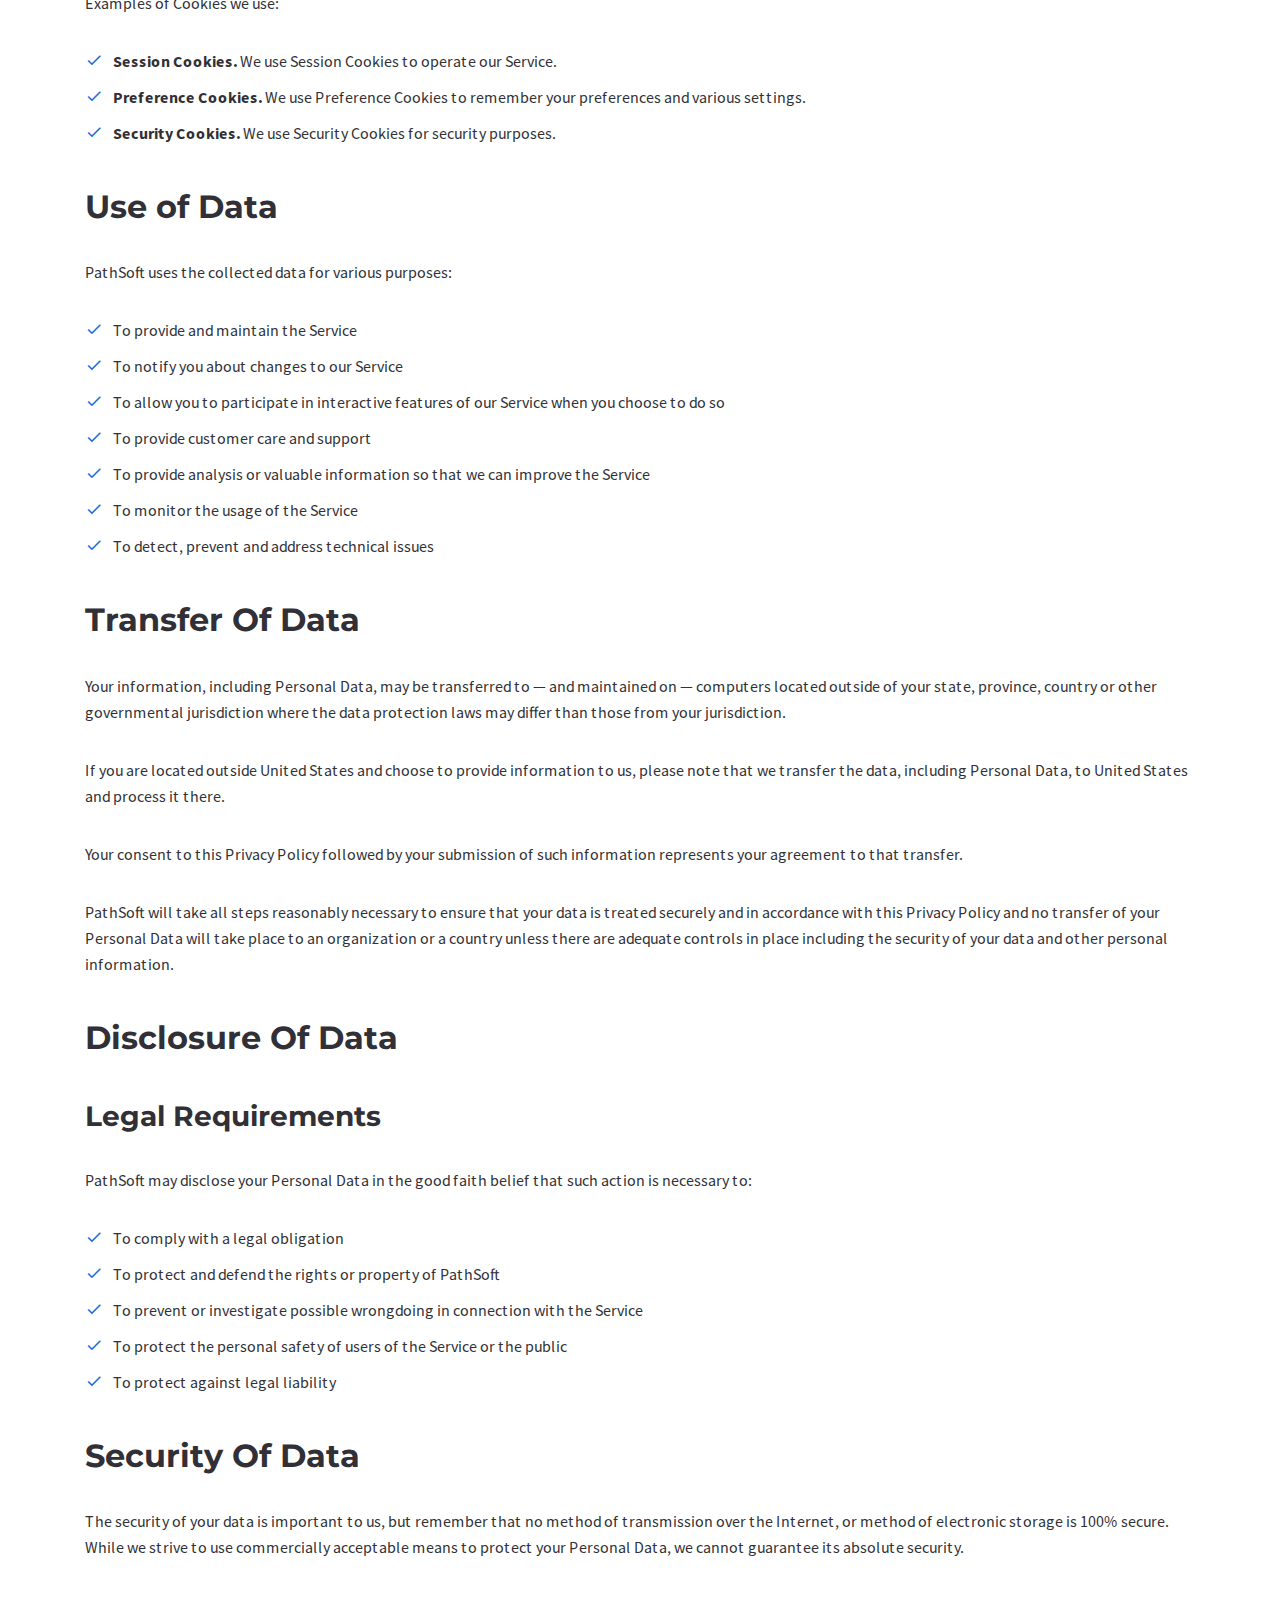
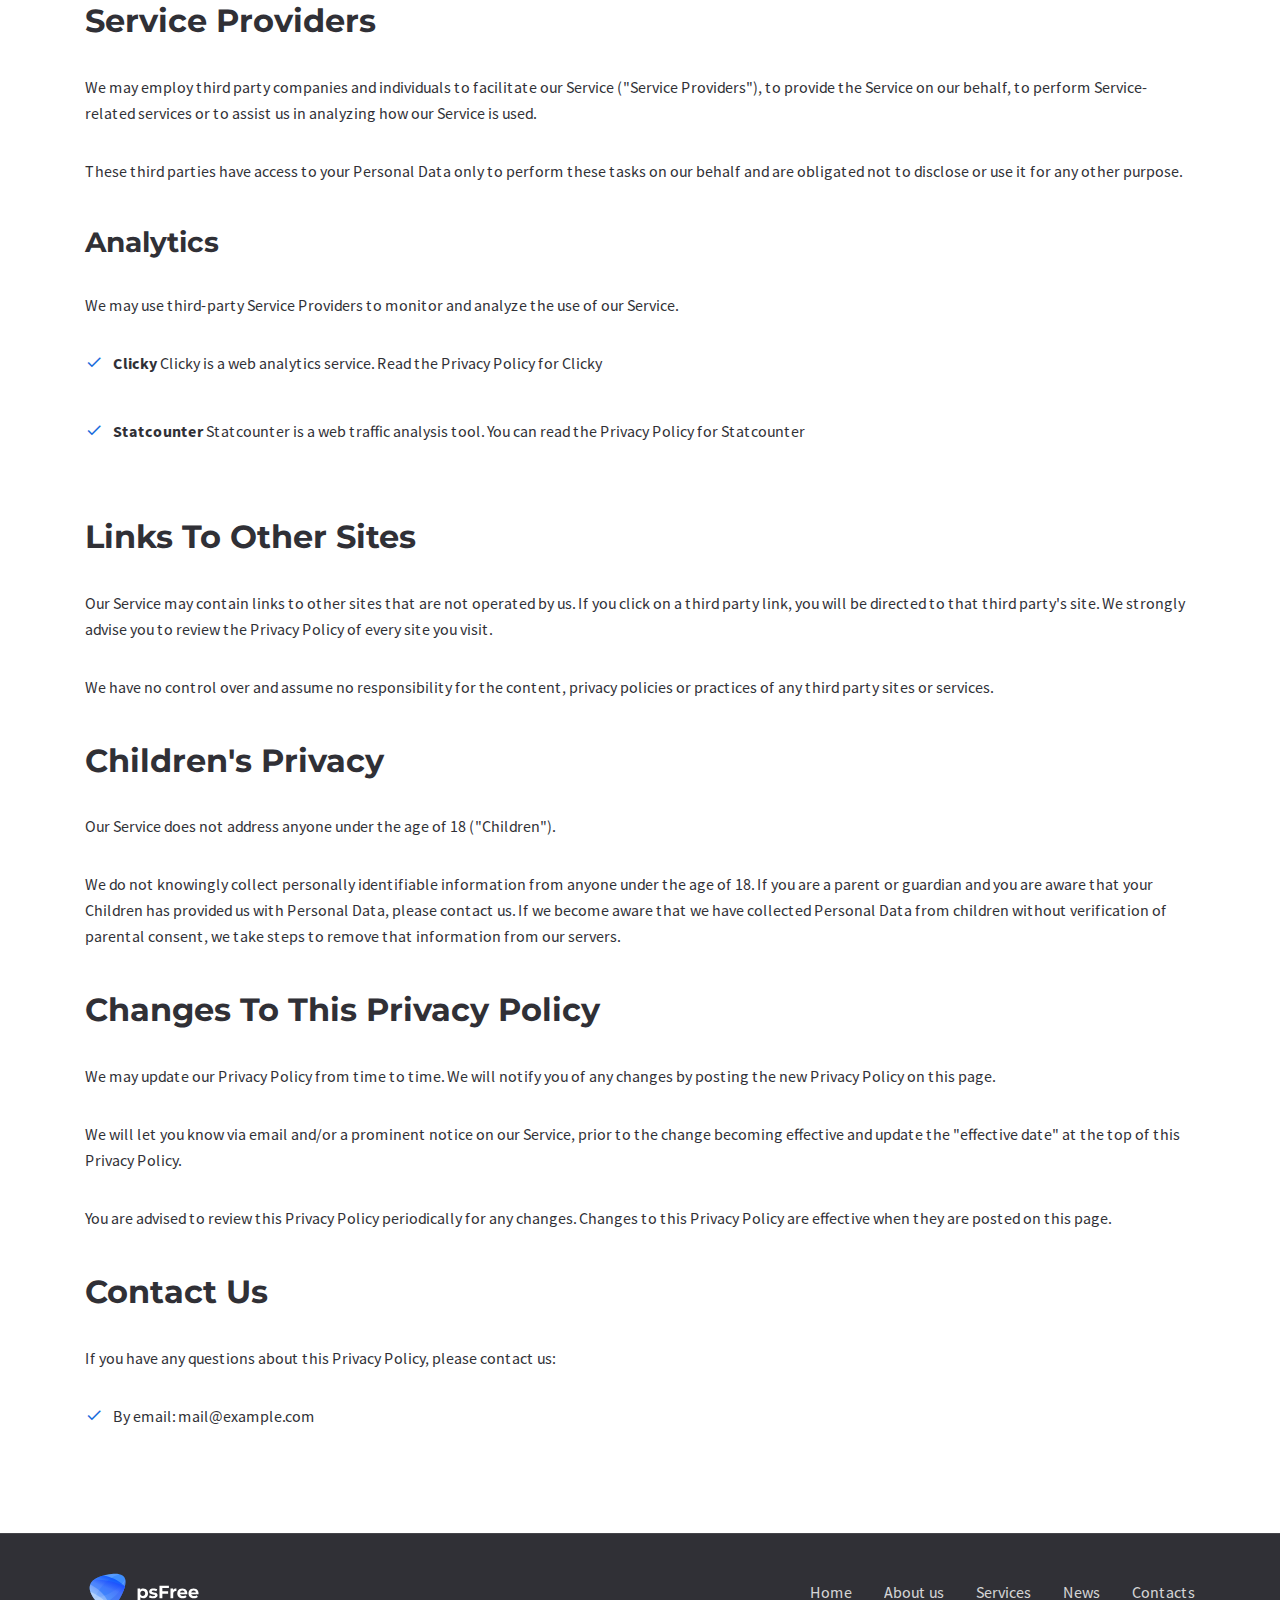
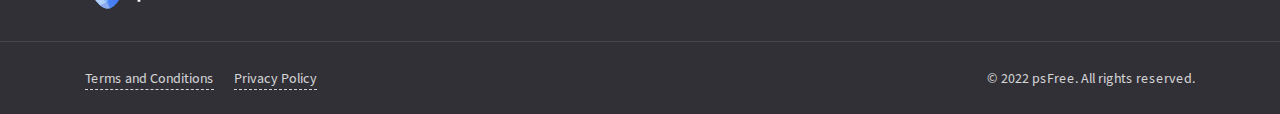
<file: website/privacy-policy.html>
<!DOCTYPE html><html lang="en">

<head>

    <meta charset="utf-8">

    <title>PathSoft - #1 The Fastest HTML5 Template</title>

    <meta name="description" content="Description">
    <meta http-equiv="X-UA-Compatible" content="IE=edge">
    <meta name="viewport" content="width=device-width, initial-scale=1, maximum-scale=2">
        
    <link rel="icon" href="assets/img/favicon/favicon.ico" type="image/x-icon"> 

    <link rel="stylesheet" href="assets/css/bootstrap-grid.css">
<link rel="stylesheet" href="assets/css/style.css">
    <link rel="preload" href="assets/fonts/source-sans-pro-v21-latin/source-sans-pro-v21-latin-regular.woff2" as="font" type="font/woff2" crossorigin>
<link rel="preload" href="assets/fonts/source-sans-pro-v21-latin/source-sans-pro-v21-latin-700.woff2" as="font" type="font/woff2" crossorigin>
<link rel="preload" href="assets/fonts/montserrat-v25-latin/montserrat-v25-latin-700.woff2" as="font" type="font/woff2" crossorigin>
<link rel="preload" href="assets/fonts/montserrat-v25-latin/montserrat-v25-latin-600.woff2" as="font" type="font/woff2" crossorigin>

<link rel="preload" href="assets/fonts/material-icons/material-icons.woff2" as="font" type="font/woff2" crossorigin>
<link rel="preload" href="assets/fonts/material-icons/material-icons-outlined.woff2" as="font" type="font/woff2" crossorigin>

</head>

<body>

	<main class="main">
		
		<div class="main-inner">

			<!-- Begin mobile main menu -->
<nav class="mmm">
    <div class="mmm-content">
        <ul class="mmm-list">
            <li>
                <a href="index.html">Home</a>
            </li>
            <li>
                <a href="about-us.html">About us</a>
            </li>
            <li>
                <a href="services.html">Services</a>
            </li>
            <li>
                <a href="typography.html">Typography</a>
            </li>
            <li>
                <a href="tabs-and-accordions.html">Tabs & Accordions</a>
            </li>
            <li>
                <a href="news.html">News</a>
            </li>
            <li>
                <a href="contacts.html">Contacts</a>
            </li>
            <li>
				<a style="cursor: pointer;" title="中英文切换" class="language-select">
					<svg class="icon" style="width: 2em;height: 2em;vertical-align: middle;fill: currentColor;overflow: hidden;" viewBox="0 0 1024 1024" version="1.1" xmlns="http://www.w3.org/2000/svg" p-id="777"><path d="M381.5 483.7c0-53.1 43.2-96.3 96.3-96.3h85v-187c0-9.4-7.6-17-17-17H137.9c-9.4 0-17 7.6-17 17v283.3c0 9.4 7.6 17 17 17h73.6v32.1l64.3-32.1h105.7v-17z" fill="#9ADCCF" p-id="778"></path><path d="M747.7 784h-270c-9.4 0-17-7.6-17-17V483.7c0-9.4 7.6-17 17-17h407.9c9.4 0 17 7.6 17 17V767c0 9.4-7.6 17-17 17H812v32.1L747.7 784z" fill="#FFF370" p-id="779"></path><path d="M341.8 523.4h-56.7c-2.6 0-5.2 0.6-7.6 1.8l-88.7 44.4v-29.2c0-9.4-7.6-17-17-17h-34c-21.9 0-39.7-17.8-39.7-39.7V200.5c0-21.9 17.8-39.7 39.7-39.7h407.9c21.9 0 39.7 17.8 39.7 39.7v147.3c0 9.4 7.6 17 17 17s17-7.6 17-17V200.5c0-40.6-33-73.6-73.6-73.6H137.9c-40.6 0-73.6 33-73.6 73.6v283.3c0 40.6 33 73.6 73.6 73.6h17V597c0 5.9 3 11.4 8.1 14.5 2.7 1.7 5.8 2.5 8.9 2.5 2.6 0 5.2-0.6 7.6-1.8l109.7-54.9h52.6c9.4 0 17-7.6 17-17 0-9.3-7.6-16.9-17-16.9z" fill="#4F3D3B" p-id="780"></path><path d="M885.7 410.1h-65.8c-9.4 0-17 7.6-17 17s7.6 17 17 17h65.8c21.9 0 39.7 17.8 39.7 39.7V767c0 21.9-17.8 39.7-39.7 39.7h-34c-9.4 0-17 7.6-17 17v29.2L746 808.4c-2.4-1.2-5-1.8-7.6-1.8H477.8c-21.9 0-39.7-17.8-39.7-39.7V483.7c0-21.9 17.8-39.7 39.7-39.7h249.3c9.4 0 17-7.6 17-17s-7.6-17-17-17H477.8c-12.9 0-25 3.3-35.5 9.2l-85-180.7c-2.8-6-8.8-9.8-15.4-9.8s-12.6 3.8-15.4 9.8l-90.6 192.6c-4 8.5-0.3 18.6 8.1 22.6 8.5 4 18.6 0.3 22.6-8.1l19.4-41.2h111.7l18.4 39.1c-7.6 11.6-12 25.4-12 40.2V767c0 40.6 33 73.6 73.6 73.6h256.6L844 895.5c2.4 1.2 5 1.8 7.6 1.8 3.1 0 6.2-0.9 8.9-2.5 5-3.1 8.1-8.6 8.1-14.5v-39.7h17c40.6 0 73.6-33 73.6-73.6V483.7c0.1-40.6-32.9-73.6-73.5-73.6z m-583.8-39.7l39.9-84.7 39.9 84.7h-79.8zM358 733.9c-0.2-0.6-0.3-1.1-0.5-1.7-0.2-0.6-0.6-1.1-0.9-1.7-0.2-0.4-0.4-0.8-0.7-1.2-1.2-1.9-2.9-3.5-4.7-4.7-0.4-0.3-0.8-0.4-1.2-0.6-0.6-0.3-1.1-0.7-1.7-0.9-0.5-0.2-1.1-0.3-1.7-0.5-0.5-0.2-1-0.3-1.5-0.4-1.1-0.2-2.2-0.3-3.3-0.3H241c-21.9 0-39.7-17.8-39.7-39.7v-17.1c0-9.4-7.6-17-17-17s-17 7.6-17 17V682c0 40.6 33 73.6 73.6 73.6h59.8L284.5 772c-6.6 6.6-6.6 17.4 0 24 3.3 3.3 7.7 5 12 5s8.7-1.7 12-5l45.3-45.3c0.8-0.8 1.5-1.7 2.1-2.6 0.3-0.4 0.4-0.8 0.7-1.2 0.3-0.6 0.6-1.1 0.9-1.7 0.2-0.5 0.4-1.1 0.5-1.7 0.1-0.5 0.3-1 0.4-1.5 0.4-2.2 0.4-4.5 0-6.7 0-0.5-0.2-1-0.4-1.4zM665.5 222.3c0.2 0.6 0.3 1.1 0.5 1.7 0.2 0.6 0.6 1.1 0.9 1.7 0.2 0.4 0.4 0.8 0.7 1.2 1.2 1.9 2.9 3.5 4.7 4.7 0.4 0.3 0.8 0.4 1.2 0.6 0.6 0.3 1.1 0.7 1.7 0.9 0.5 0.2 1.1 0.3 1.7 0.5 0.5 0.2 1 0.3 1.5 0.4 1.1 0.2 2.2 0.3 3.3 0.3h100.8c21.9 0 39.7 17.8 39.7 39.7v73.6c0 9.4 7.6 17 17 17s17-7.6 17-17V274c0-40.6-33-73.6-73.6-73.6h-59.8l16.3-16.3c6.6-6.6 6.6-17.4 0-24-6.6-6.6-17.4-6.6-24 0l-45.3 45.3c-0.8 0.8-1.5 1.7-2.1 2.6-0.3 0.4-0.4 0.8-0.7 1.2-0.3 0.6-0.6 1.1-0.9 1.7-0.2 0.5-0.4 1.1-0.5 1.7-0.1 0.5-0.3 1-0.4 1.5-0.4 2.2-0.4 4.5 0 6.7 0 0.5 0.2 1 0.3 1.5z" fill="#4F3D3B" p-id="781"></path><path d="M681.7 750c9.4 0 17-7.6 17-17v-45.3H778c9.4 0 17-7.6 17-17V580c0-9.4-7.6-17-17-17h-79.3v-45.3c0-9.4-7.6-17-17-17s-17 7.6-17 17V563h-79.3c-9.4 0-17 7.6-17 17v90.6c0 9.4 7.6 17 17 17h79.3V733c0 9.4 7.6 17 17 17z m17-153H761v56.7h-62.3V597z m-96.3 56.7V597h62.3v56.7h-62.3z" fill="#4F3D3B" p-id="782"></path></svg>
				</a>
			</li>
        </ul>
    </div>
</nav><!-- End mobile main menu -->
<div class="bff">
    <div class="container">
        <div class="row">
            <div class="col">
                <div class="bff-container">
                    <p>Get Full-Featured <br class="d-sm-none"> PathSoft Template</p>
                    <div class="btn-group justify-content-center justify-content-md-start">
                        <a href="https://www.templatemonster.com/website-templates/pathsoft-it-solutions-for-your-business-services-website-template-83414.html?utm_campaign=blog_site_KovalWeb&utm_source=KovalWeb&utm_medium=referral&aff=KovalWeb" class="btn btn-border btn-with-icon btn-small ripple">
                            <span>HTML5</span>
                            <svg class="btn-icon-right" viewBox="0 0 13 9" width="13" height="9"><use xlink:href="assets/img/sprite.svg#arrow-right"></use></svg>
                        </a>
                        <a href="https://www.templatemonster.com/wordpress-themes/pathsoft-it-solutions-for-your-business-services-wordpress-theme-99496.html?utm_campaign=blog_site_KovalWeb&utm_source=KovalWeb&utm_medium=referral&aff=KovalWeb" class="btn btn-border btn-with-icon btn-small ripple">
                            <span>WordPress</span>
                            <svg class="btn-icon-right" viewBox="0 0 13 9" width="13" height="9"><use xlink:href="assets/img/sprite.svg#arrow-right"></use></svg>
                        </a>
                    </div>
                </div>
            </div>
        </div>
    </div>
</div>
<header class="header header-minimal">
    <nav class="header-fixed">
        <div class="container">
            <div class="row flex-nowrap align-items-center justify-content-between">
                <div class="col-auto header-fixed-col logo-wrapper">
                    <a href="index.html" class="logo" title="PathSoft">
                        <img src="assets/img/logo.svg" width="115" height="36" alt="PathSoft">
                    </a>
                </div>
                <div class="col-auto col-xl col-static header-fixed-col d-none d-xl-block">
                    <div class="row flex-nowrap align-items-center justify-content-end">
                        <div class="col header-fixed-col d-none d-xl-block col-static">
                            <!-- Begin main menu -->
<nav class="main-mnu">
    <ul class="main-mnu-list">
        <li>
            <a href="index.html" data-title="Home">
                <span>Home</span>
            </a>
        </li>
        <li>
            <a href="about-us.html" data-title="About us">
                <span>About us</span>
            </a>
        </li>
        <li>
            <a href="services.html" data-title="Services">
                <span>Services</span>
            </a>
        </li>
        <li>
            <a href="typography.html" data-title="Typography">
                <span>Typography</span>
            </a>
        </li>
        <li>
            <a href="tabs-and-accordions.html" data-title="Tabs & Accordions">
                <span>Tabs & Accordions</span>
            </a>
        </li>
        <li>
            <a href="news.html" data-title="News">
                <span>News</span>
            </a>
        </li>
        <li>
            <a href="contacts.html" data-title="Contacts">
                <span>Contacts</span>
            </a>
        </li>
        <li>
			<a style="cursor: pointer;" title="中英文切换" class="language-select">
				<svg class="icon" style="width: 2em;height: 2em;vertical-align: middle;fill: currentColor;overflow: hidden;" viewBox="0 0 1024 1024" version="1.1" xmlns="http://www.w3.org/2000/svg" p-id="777"><path d="M381.5 483.7c0-53.1 43.2-96.3 96.3-96.3h85v-187c0-9.4-7.6-17-17-17H137.9c-9.4 0-17 7.6-17 17v283.3c0 9.4 7.6 17 17 17h73.6v32.1l64.3-32.1h105.7v-17z" fill="#9ADCCF" p-id="778"></path><path d="M747.7 784h-270c-9.4 0-17-7.6-17-17V483.7c0-9.4 7.6-17 17-17h407.9c9.4 0 17 7.6 17 17V767c0 9.4-7.6 17-17 17H812v32.1L747.7 784z" fill="#FFF370" p-id="779"></path><path d="M341.8 523.4h-56.7c-2.6 0-5.2 0.6-7.6 1.8l-88.7 44.4v-29.2c0-9.4-7.6-17-17-17h-34c-21.9 0-39.7-17.8-39.7-39.7V200.5c0-21.9 17.8-39.7 39.7-39.7h407.9c21.9 0 39.7 17.8 39.7 39.7v147.3c0 9.4 7.6 17 17 17s17-7.6 17-17V200.5c0-40.6-33-73.6-73.6-73.6H137.9c-40.6 0-73.6 33-73.6 73.6v283.3c0 40.6 33 73.6 73.6 73.6h17V597c0 5.9 3 11.4 8.1 14.5 2.7 1.7 5.8 2.5 8.9 2.5 2.6 0 5.2-0.6 7.6-1.8l109.7-54.9h52.6c9.4 0 17-7.6 17-17 0-9.3-7.6-16.9-17-16.9z" fill="#4F3D3B" p-id="780"></path><path d="M885.7 410.1h-65.8c-9.4 0-17 7.6-17 17s7.6 17 17 17h65.8c21.9 0 39.7 17.8 39.7 39.7V767c0 21.9-17.8 39.7-39.7 39.7h-34c-9.4 0-17 7.6-17 17v29.2L746 808.4c-2.4-1.2-5-1.8-7.6-1.8H477.8c-21.9 0-39.7-17.8-39.7-39.7V483.7c0-21.9 17.8-39.7 39.7-39.7h249.3c9.4 0 17-7.6 17-17s-7.6-17-17-17H477.8c-12.9 0-25 3.3-35.5 9.2l-85-180.7c-2.8-6-8.8-9.8-15.4-9.8s-12.6 3.8-15.4 9.8l-90.6 192.6c-4 8.5-0.3 18.6 8.1 22.6 8.5 4 18.6 0.3 22.6-8.1l19.4-41.2h111.7l18.4 39.1c-7.6 11.6-12 25.4-12 40.2V767c0 40.6 33 73.6 73.6 73.6h256.6L844 895.5c2.4 1.2 5 1.8 7.6 1.8 3.1 0 6.2-0.9 8.9-2.5 5-3.1 8.1-8.6 8.1-14.5v-39.7h17c40.6 0 73.6-33 73.6-73.6V483.7c0.1-40.6-32.9-73.6-73.5-73.6z m-583.8-39.7l39.9-84.7 39.9 84.7h-79.8zM358 733.9c-0.2-0.6-0.3-1.1-0.5-1.7-0.2-0.6-0.6-1.1-0.9-1.7-0.2-0.4-0.4-0.8-0.7-1.2-1.2-1.9-2.9-3.5-4.7-4.7-0.4-0.3-0.8-0.4-1.2-0.6-0.6-0.3-1.1-0.7-1.7-0.9-0.5-0.2-1.1-0.3-1.7-0.5-0.5-0.2-1-0.3-1.5-0.4-1.1-0.2-2.2-0.3-3.3-0.3H241c-21.9 0-39.7-17.8-39.7-39.7v-17.1c0-9.4-7.6-17-17-17s-17 7.6-17 17V682c0 40.6 33 73.6 73.6 73.6h59.8L284.5 772c-6.6 6.6-6.6 17.4 0 24 3.3 3.3 7.7 5 12 5s8.7-1.7 12-5l45.3-45.3c0.8-0.8 1.5-1.7 2.1-2.6 0.3-0.4 0.4-0.8 0.7-1.2 0.3-0.6 0.6-1.1 0.9-1.7 0.2-0.5 0.4-1.1 0.5-1.7 0.1-0.5 0.3-1 0.4-1.5 0.4-2.2 0.4-4.5 0-6.7 0-0.5-0.2-1-0.4-1.4zM665.5 222.3c0.2 0.6 0.3 1.1 0.5 1.7 0.2 0.6 0.6 1.1 0.9 1.7 0.2 0.4 0.4 0.8 0.7 1.2 1.2 1.9 2.9 3.5 4.7 4.7 0.4 0.3 0.8 0.4 1.2 0.6 0.6 0.3 1.1 0.7 1.7 0.9 0.5 0.2 1.1 0.3 1.7 0.5 0.5 0.2 1 0.3 1.5 0.4 1.1 0.2 2.2 0.3 3.3 0.3h100.8c21.9 0 39.7 17.8 39.7 39.7v73.6c0 9.4 7.6 17 17 17s17-7.6 17-17V274c0-40.6-33-73.6-73.6-73.6h-59.8l16.3-16.3c6.6-6.6 6.6-17.4 0-24-6.6-6.6-17.4-6.6-24 0l-45.3 45.3c-0.8 0.8-1.5 1.7-2.1 2.6-0.3 0.4-0.4 0.8-0.7 1.2-0.3 0.6-0.6 1.1-0.9 1.7-0.2 0.5-0.4 1.1-0.5 1.7-0.1 0.5-0.3 1-0.4 1.5-0.4 2.2-0.4 4.5 0 6.7 0 0.5 0.2 1 0.3 1.5z" fill="#4F3D3B" p-id="781"></path><path d="M681.7 750c9.4 0 17-7.6 17-17v-45.3H778c9.4 0 17-7.6 17-17V580c0-9.4-7.6-17-17-17h-79.3v-45.3c0-9.4-7.6-17-17-17s-17 7.6-17 17V563h-79.3c-9.4 0-17 7.6-17 17v90.6c0 9.4 7.6 17 17 17h79.3V733c0 9.4 7.6 17 17 17z m17-153H761v56.7h-62.3V597z m-96.3 56.7V597h62.3v56.7h-62.3z" fill="#4F3D3B" p-id="782"></path></svg>
			</a>
		</li>
    </ul>
</nav><!-- End main menu -->
                        </div>
                    </div>
                </div>
                <div class="col-auto d-block d-xl-none header-fixed-col">
                    <div class="main-mnu-btn">
                        <span class="bar bar-1"></span>
                        <span class="bar bar-2"></span>
                        <span class="bar bar-3"></span>
                        <span class="bar bar-4"></span>
                    </div>
                </div>
            </div>
        </div>
    </nav>
</header>

			<!-- Begin bread crumbs -->
			<nav class="bread-crumbs">
				<div class="container">
					<div class="row">
						<div class="col-12">
							<ul class="bread-crumbs-list">
								<li>
									<a href="index.html">Home</a>
									<i class="material-icons md-18">chevron_right</i>
								</li>
								<li>Privacy policy</li>
							</ul>
						</div>
					</div>
				</div>
			</nav><!-- End bread crumbs -->

			<div class="section">
				<div class="container">
					<div class="row">
						<div class="col-12">
							<div class="section-heading heading-center section-heading-animate">
								<h1>Privacy policy</h1>
							</div>
							<div class="content">
								<p>Effective date: March 02, 2022</p>
								<p>PathSoft ("us", "we", or "our") operates the website (the "Service").</p>
								<p>This page informs you of our policies regarding the collection, use, and disclosure of personal data when you use
									our Service and the choices you have associated with that data. Our Privacy Policy for PathSoft is created with
									the help.</p>
							
								<p>We use your data to provide and improve the Service. By using the Service, you agree to the collection and use of
									information in accordance with this policy. Unless otherwise defined in this Privacy Policy, terms used in this
									Privacy Policy have the same meanings as in our Terms and Conditions, accessible from site</p>
							
							
								<h2>Information Collection And Use</h2>
							
								<p>We collect several different types of information for various purposes to provide and improve our Service to you.
								</p>
							
								<h3>Types of Data Collected</h3>
							
								<h4>Personal Data</h4>
							
								<p>While using our Service, we may ask you to provide us with certain personally identifiable information that can
									be used to contact or identify you ("Personal Data"). Personally identifiable information may include, but is
									not limited to:</p>
							
								<ul>
									<li>Email address</li>
									<li>Address, State, Province, ZIP/Postal code, City</li>
									<li>Cookies and Usage Data</li>
								</ul>
							
								<h4>Usage Data</h4>
							
								<p>We may also collect information how the Service is accessed and used ("Usage Data"). This Usage Data may include
									information such as your computer's Internet Protocol address (e.g. IP address), browser type, browser version,
									the pages of our Service that you visit, the time and date of your visit, the time spent on those pages, unique
									device identifiers and other diagnostic data.</p>
							
								<h4>Tracking & Cookies Data</h4>
								<p>We use cookies and similar tracking technologies to track the activity on our Service and hold certain
									information.</p>
								<p>Cookies are files with small amount of data which may include an anonymous unique identifier. Cookies are sent to
									your browser from a website and stored on your device. Tracking technologies also used are beacons, tags, and
									scripts to collect and track information and to improve and analyze our Service.</p>
								<p>You can instruct your browser to refuse all cookies or to indicate when a cookie is being sent. However, if you
									do not accept cookies, you may not be able to use some portions of our Service.</p>
								<p>Examples of Cookies we use:</p>
								<ul>
									<li><strong>Session Cookies.</strong> We use Session Cookies to operate our Service.</li>
									<li><strong>Preference Cookies.</strong> We use Preference Cookies to remember your preferences and various
										settings.</li>
									<li><strong>Security Cookies.</strong> We use Security Cookies for security purposes.</li>
								</ul>
							
								<h2>Use of Data</h2>
							
								<p>PathSoft uses the collected data for various purposes:</p>
								<ul>
									<li>To provide and maintain the Service</li>
									<li>To notify you about changes to our Service</li>
									<li>To allow you to participate in interactive features of our Service when you choose to do so</li>
									<li>To provide customer care and support</li>
									<li>To provide analysis or valuable information so that we can improve the Service</li>
									<li>To monitor the usage of the Service</li>
									<li>To detect, prevent and address technical issues</li>
								</ul>
							
								<h2>Transfer Of Data</h2>
								<p>Your information, including Personal Data, may be transferred to — and maintained on — computers located outside
									of your state, province, country or other governmental jurisdiction where the data protection laws may differ
									than those from your jurisdiction.</p>
								<p>If you are located outside United States and choose to provide information to us, please note that we transfer
									the data, including Personal Data, to United States and process it there.</p>
								<p>Your consent to this Privacy Policy followed by your submission of such information represents your agreement to
									that transfer.</p>
								<p>PathSoft will take all steps reasonably necessary to ensure that your data is treated securely and in accordance
									with this Privacy Policy and no transfer of your Personal Data will take place to an organization or a country
									unless there are adequate controls in place including the security of your data and other personal information.
								</p>
							
								<h2>Disclosure Of Data</h2>
							
								<h3>Legal Requirements</h3>
								<p>PathSoft may disclose your Personal Data in the good faith belief that such action is necessary to:</p>
								<ul>
									<li>To comply with a legal obligation</li>
									<li>To protect and defend the rights or property of PathSoft</li>
									<li>To prevent or investigate possible wrongdoing in connection with the Service</li>
									<li>To protect the personal safety of users of the Service or the public</li>
									<li>To protect against legal liability</li>
								</ul>
							
								<h2>Security Of Data</h2>
								<p>The security of your data is important to us, but remember that no method of transmission over the Internet, or
									method of electronic storage is 100% secure. While we strive to use commercially acceptable means to protect
									your Personal Data, we cannot guarantee its absolute security.</p>
							
								<h2>Service Providers</h2>
								<p>We may employ third party companies and individuals to facilitate our Service ("Service Providers"), to provide
									the Service on our behalf, to perform Service-related services or to assist us in analyzing how our Service is
									used.</p>
								<p>These third parties have access to your Personal Data only to perform these tasks on our behalf and are obligated
									not to disclose or use it for any other purpose.</p>
							
								<h3>Analytics</h3>
								<p>We may use third-party Service Providers to monitor and analyze the use of our Service.</p>
								<ul>
									<li>
										<p><strong>Clicky</strong></p>
										<p>Clicky is a web analytics service. Read the Privacy Policy for Clicky</p>
									</li>
									<li>
										<p><strong>Statcounter</strong></p>
										<p>Statcounter is a web traffic analysis tool. You can read the Privacy Policy for Statcounter</p>
									</li>
								</ul>
								<h2>Links To Other Sites</h2>
								<p>Our Service may contain links to other sites that are not operated by us. If you click on a third party link, you
									will be directed to that third party's site. We strongly advise you to review the Privacy Policy of every site
									you visit.</p>
								<p>We have no control over and assume no responsibility for the content, privacy policies or practices of any third
									party sites or services.</p>
								<h2>Children's Privacy</h2>
								<p>Our Service does not address anyone under the age of 18 ("Children").</p>
								<p>We do not knowingly collect personally identifiable information from anyone under the age of 18. If you are a
									parent or guardian and you are aware that your Children has provided us with Personal Data, please contact us.
									If we become aware that we have collected Personal Data from children without verification of parental consent,
									we take steps to remove that information from our servers.</p>
								<h2>Changes To This Privacy Policy</h2>
								<p>We may update our Privacy Policy from time to time. We will notify you of any changes by posting the new Privacy
									Policy on this page.</p>
								<p>We will let you know via email and/or a prominent notice on our Service, prior to the change becoming effective
									and update the "effective date" at the top of this Privacy Policy.</p>
								<p>You are advised to review this Privacy Policy periodically for any changes. Changes to this Privacy Policy are
									effective when they are posted on this page.</p>
								<h2>Contact Us</h2>
								<p>If you have any questions about this Privacy Policy, please contact us:</p>
								<ul>
									<li>By email: mail@example.com</li>
								</ul>
							</div>
						</div>
					</div>
				</div>
			</div>

		</div>

		<div class="bff">
    <div class="container">
        <div class="row">
            <div class="col">
                <div class="bff-container">
                    <p>Get Full-Featured <br class="d-sm-none"> PathSoft Template</p>
                    <div class="btn-group justify-content-center justify-content-md-start">
                        <a href="https://www.templatemonster.com/website-templates/pathsoft-it-solutions-for-your-business-services-website-template-83414.html?utm_campaign=blog_site_KovalWeb&utm_source=KovalWeb&utm_medium=referral&aff=KovalWeb" class="btn btn-border btn-with-icon btn-small ripple">
                            <span>HTML5</span>
                            <svg class="btn-icon-right" viewBox="0 0 13 9" width="13" height="9"><use xlink:href="assets/img/sprite.svg#arrow-right"></use></svg>
                        </a>
                        <a href="https://www.templatemonster.com/wordpress-themes/pathsoft-it-solutions-for-your-business-services-wordpress-theme-99496.html?utm_campaign=blog_site_KovalWeb&utm_source=KovalWeb&utm_medium=referral&aff=KovalWeb" class="btn btn-border btn-with-icon btn-small ripple">
                            <span>WordPress</span>
                            <svg class="btn-icon-right" viewBox="0 0 13 9" width="13" height="9"><use xlink:href="assets/img/sprite.svg#arrow-right"></use></svg>
                        </a>
                    </div>
                </div>
            </div>
        </div>
    </div>
</div>

<!-- Begin footer -->
<footer class="footer footer-minimal">
    <div class="footer-main">
        <div class="container">
            <div class="row items align-items-center">
                <div class="col-lg-3 col-md-4 col-12 item">
                    <div class="widget-brand-info">
                        <div class="widget-brand-info-main">
                            <a href="index.html" class="logo" title="PathSoft">
                                <img data-src="assets/img/logo-white.svg" class="lazy" width="133" height="36" src="assets/img/logo-white.svg" alt="PathSoft" data-loaded="true" style="opacity: 1;">
                            </a>
                        </div>
                    </div>
                </div>
                <div class="col-md item">
                    <div class="footer-item">
                        <nav class="footer-nav">
                            <ul class="footer-mnu footer-mnu-line">
                                <li><a href="#!" class="hover-link" data-title="Home"><span>Home</span></a></li>
                                <li><a href="#!" class="hover-link" data-title="About us"><span>About us</span></a></li>
                                <li><a href="#!" class="hover-link" data-title="Services"><span>Services</span></a></li>
                                <li><a href="#!" class="hover-link" data-title="News"><span>News</span></a></li>
                                <li><a href="#!" class="hover-link" data-title="Contacts"><span>Contacts</span></a></li>
                            </ul>
                        </nav>
                    </div>
                </div>
            </div>
        </div>
    </div>
    <div class="footer-bottom">
        <div class="container">
            <div class="row justify-content-between items">
                <div class="col-md-auto col-12 item">
                    <nav class="footer-links">
                        <ul>
                            <li><a href="terms-and-conditions.html">Terms and Conditions</a></li>
                            <li><a href="privacy-policy.html">Privacy Policy</a></li>
                        </ul>
                    </nav>
                </div>
                <div class="col-md-auto col-12 item">
                    <div class="copyright">© 2022 psFree. All rights reserved.</div>
                </div>
            </div>
        </div>
    </div>
</footer><!-- End footer -->

	</main><!-- End main -->

	<script src="assets/libs/jquery/jquery.min.js"></script>
<script src="assets/libs/lozad/lozad.min.js"></script>
<script src="assets/libs/device/device.js"></script>
<script src="assets/libs/spincrement/jquery.spincrement.min.js"></script>
<script src="assets/libs/pristine/pristine.min.js"></script>
<script src="assets/js/custom.js"></script>
<script src="assets/js/forms.js"></script>

<script src="assets/js/translate.js"></script>
<script src="assets/js/language.js"></script>
</body>
</html>
</file>
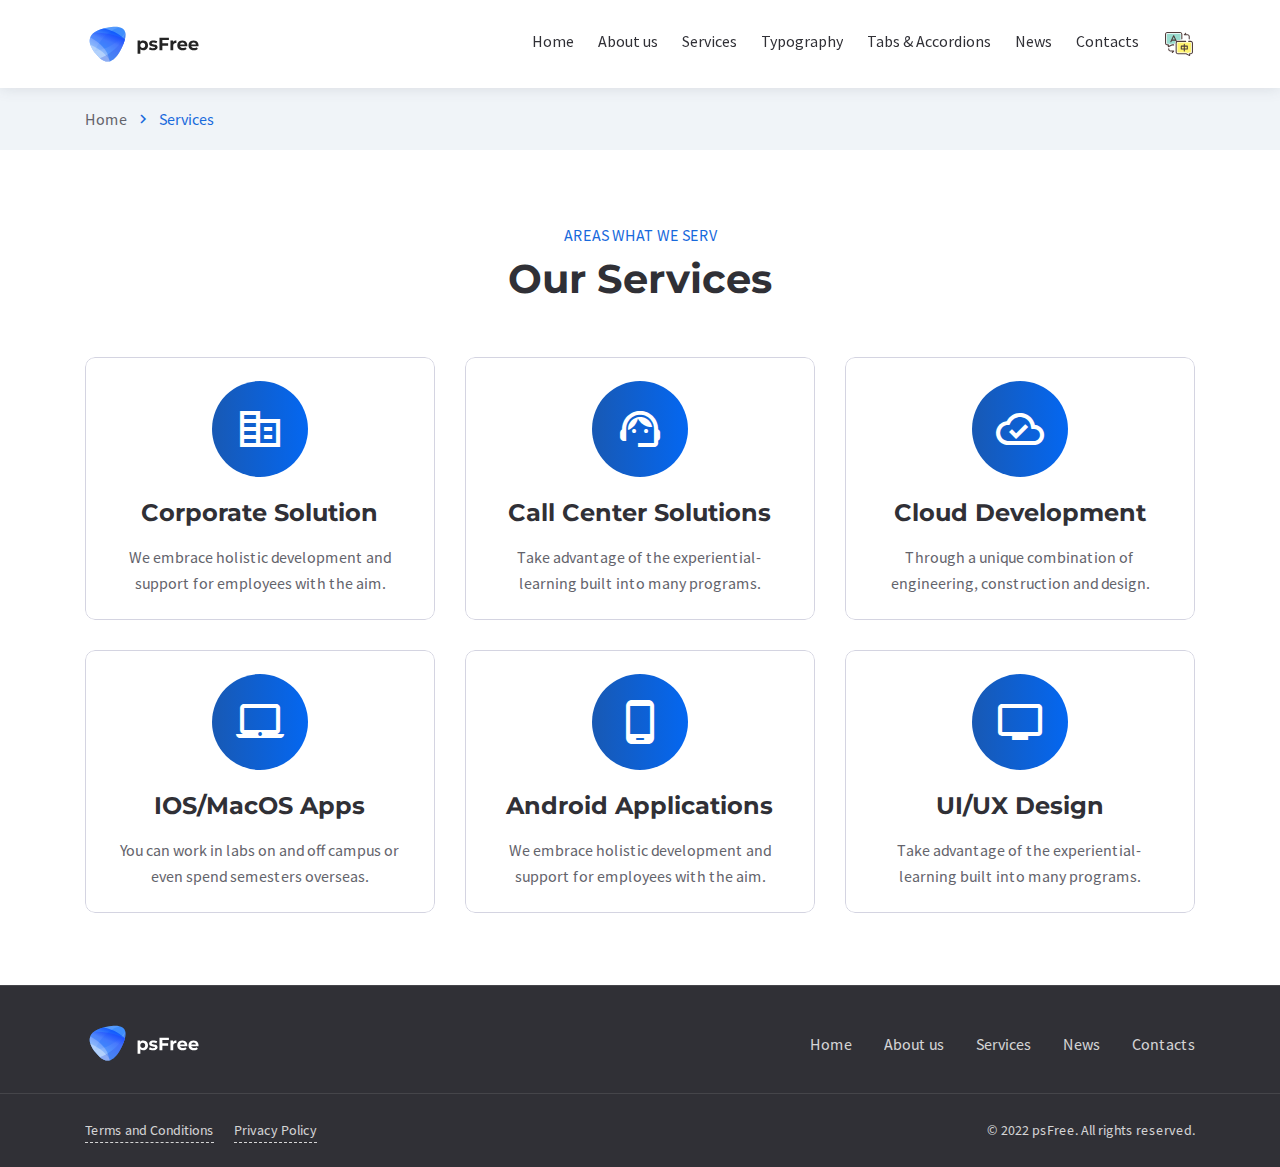
<file: website/services.html>
<!DOCTYPE html>
<html lang="en">

<head>

    <meta charset="utf-8">

    <title>PathSoft - #1 The Fastest HTML5 Template</title>

    <meta name="description" content="Description">
    <meta http-equiv="X-UA-Compatible" content="IE=edge">
    <meta name="viewport" content="width=device-width, initial-scale=1, maximum-scale=2">
        
    <link rel="icon" href="assets/img/favicon/favicon.ico" type="image/x-icon"> 

    <link rel="stylesheet" href="assets/css/bootstrap-grid.css">
<link rel="stylesheet" href="assets/css/style.css">
    <link rel="preload" href="assets/fonts/source-sans-pro-v21-latin/source-sans-pro-v21-latin-regular.woff2" as="font" type="font/woff2" crossorigin>
<link rel="preload" href="assets/fonts/source-sans-pro-v21-latin/source-sans-pro-v21-latin-700.woff2" as="font" type="font/woff2" crossorigin>
<link rel="preload" href="assets/fonts/montserrat-v25-latin/montserrat-v25-latin-700.woff2" as="font" type="font/woff2" crossorigin>
<link rel="preload" href="assets/fonts/montserrat-v25-latin/montserrat-v25-latin-600.woff2" as="font" type="font/woff2" crossorigin>

<link rel="preload" href="assets/fonts/material-icons/material-icons.woff2" as="font" type="font/woff2" crossorigin>
<link rel="preload" href="assets/fonts/material-icons/material-icons-outlined.woff2" as="font" type="font/woff2" crossorigin>

</head>

<body>

	<main class="main">

		<div class="main-inner">

			<!-- Begin mobile main menu -->
<nav class="mmm">
    <div class="mmm-content">
        <ul class="mmm-list">
            <li>
                <a href="index.html">Home</a>
            </li>
            <li>
                <a href="about-us.html">About us</a>
            </li>
            <li>
                <a href="services.html">Services</a>
            </li>
            <li>
                <a href="typography.html">Typography</a>
            </li>
            <li>
                <a href="tabs-and-accordions.html">Tabs & Accordions</a>
            </li>
            <li>
                <a href="news.html">News</a>
            </li>
            <li>
                <a href="contacts.html">Contacts</a>
            </li>
            <li>
				<a style="cursor: pointer;" title="中英文切换" class="language-select">
					<svg class="icon" style="width: 2em;height: 2em;vertical-align: middle;fill: currentColor;overflow: hidden;" viewBox="0 0 1024 1024" version="1.1" xmlns="http://www.w3.org/2000/svg" p-id="777"><path d="M381.5 483.7c0-53.1 43.2-96.3 96.3-96.3h85v-187c0-9.4-7.6-17-17-17H137.9c-9.4 0-17 7.6-17 17v283.3c0 9.4 7.6 17 17 17h73.6v32.1l64.3-32.1h105.7v-17z" fill="#9ADCCF" p-id="778"></path><path d="M747.7 784h-270c-9.4 0-17-7.6-17-17V483.7c0-9.4 7.6-17 17-17h407.9c9.4 0 17 7.6 17 17V767c0 9.4-7.6 17-17 17H812v32.1L747.7 784z" fill="#FFF370" p-id="779"></path><path d="M341.8 523.4h-56.7c-2.6 0-5.2 0.6-7.6 1.8l-88.7 44.4v-29.2c0-9.4-7.6-17-17-17h-34c-21.9 0-39.7-17.8-39.7-39.7V200.5c0-21.9 17.8-39.7 39.7-39.7h407.9c21.9 0 39.7 17.8 39.7 39.7v147.3c0 9.4 7.6 17 17 17s17-7.6 17-17V200.5c0-40.6-33-73.6-73.6-73.6H137.9c-40.6 0-73.6 33-73.6 73.6v283.3c0 40.6 33 73.6 73.6 73.6h17V597c0 5.9 3 11.4 8.1 14.5 2.7 1.7 5.8 2.5 8.9 2.5 2.6 0 5.2-0.6 7.6-1.8l109.7-54.9h52.6c9.4 0 17-7.6 17-17 0-9.3-7.6-16.9-17-16.9z" fill="#4F3D3B" p-id="780"></path><path d="M885.7 410.1h-65.8c-9.4 0-17 7.6-17 17s7.6 17 17 17h65.8c21.9 0 39.7 17.8 39.7 39.7V767c0 21.9-17.8 39.7-39.7 39.7h-34c-9.4 0-17 7.6-17 17v29.2L746 808.4c-2.4-1.2-5-1.8-7.6-1.8H477.8c-21.9 0-39.7-17.8-39.7-39.7V483.7c0-21.9 17.8-39.7 39.7-39.7h249.3c9.4 0 17-7.6 17-17s-7.6-17-17-17H477.8c-12.9 0-25 3.3-35.5 9.2l-85-180.7c-2.8-6-8.8-9.8-15.4-9.8s-12.6 3.8-15.4 9.8l-90.6 192.6c-4 8.5-0.3 18.6 8.1 22.6 8.5 4 18.6 0.3 22.6-8.1l19.4-41.2h111.7l18.4 39.1c-7.6 11.6-12 25.4-12 40.2V767c0 40.6 33 73.6 73.6 73.6h256.6L844 895.5c2.4 1.2 5 1.8 7.6 1.8 3.1 0 6.2-0.9 8.9-2.5 5-3.1 8.1-8.6 8.1-14.5v-39.7h17c40.6 0 73.6-33 73.6-73.6V483.7c0.1-40.6-32.9-73.6-73.5-73.6z m-583.8-39.7l39.9-84.7 39.9 84.7h-79.8zM358 733.9c-0.2-0.6-0.3-1.1-0.5-1.7-0.2-0.6-0.6-1.1-0.9-1.7-0.2-0.4-0.4-0.8-0.7-1.2-1.2-1.9-2.9-3.5-4.7-4.7-0.4-0.3-0.8-0.4-1.2-0.6-0.6-0.3-1.1-0.7-1.7-0.9-0.5-0.2-1.1-0.3-1.7-0.5-0.5-0.2-1-0.3-1.5-0.4-1.1-0.2-2.2-0.3-3.3-0.3H241c-21.9 0-39.7-17.8-39.7-39.7v-17.1c0-9.4-7.6-17-17-17s-17 7.6-17 17V682c0 40.6 33 73.6 73.6 73.6h59.8L284.5 772c-6.6 6.6-6.6 17.4 0 24 3.3 3.3 7.7 5 12 5s8.7-1.7 12-5l45.3-45.3c0.8-0.8 1.5-1.7 2.1-2.6 0.3-0.4 0.4-0.8 0.7-1.2 0.3-0.6 0.6-1.1 0.9-1.7 0.2-0.5 0.4-1.1 0.5-1.7 0.1-0.5 0.3-1 0.4-1.5 0.4-2.2 0.4-4.5 0-6.7 0-0.5-0.2-1-0.4-1.4zM665.5 222.3c0.2 0.6 0.3 1.1 0.5 1.7 0.2 0.6 0.6 1.1 0.9 1.7 0.2 0.4 0.4 0.8 0.7 1.2 1.2 1.9 2.9 3.5 4.7 4.7 0.4 0.3 0.8 0.4 1.2 0.6 0.6 0.3 1.1 0.7 1.7 0.9 0.5 0.2 1.1 0.3 1.7 0.5 0.5 0.2 1 0.3 1.5 0.4 1.1 0.2 2.2 0.3 3.3 0.3h100.8c21.9 0 39.7 17.8 39.7 39.7v73.6c0 9.4 7.6 17 17 17s17-7.6 17-17V274c0-40.6-33-73.6-73.6-73.6h-59.8l16.3-16.3c6.6-6.6 6.6-17.4 0-24-6.6-6.6-17.4-6.6-24 0l-45.3 45.3c-0.8 0.8-1.5 1.7-2.1 2.6-0.3 0.4-0.4 0.8-0.7 1.2-0.3 0.6-0.6 1.1-0.9 1.7-0.2 0.5-0.4 1.1-0.5 1.7-0.1 0.5-0.3 1-0.4 1.5-0.4 2.2-0.4 4.5 0 6.7 0 0.5 0.2 1 0.3 1.5z" fill="#4F3D3B" p-id="781"></path><path d="M681.7 750c9.4 0 17-7.6 17-17v-45.3H778c9.4 0 17-7.6 17-17V580c0-9.4-7.6-17-17-17h-79.3v-45.3c0-9.4-7.6-17-17-17s-17 7.6-17 17V563h-79.3c-9.4 0-17 7.6-17 17v90.6c0 9.4 7.6 17 17 17h79.3V733c0 9.4 7.6 17 17 17z m17-153H761v56.7h-62.3V597z m-96.3 56.7V597h62.3v56.7h-62.3z" fill="#4F3D3B" p-id="782"></path></svg>
				</a>
			</li>
        </ul>
    </div>
</nav><!-- End mobile main menu -->
<div class="bff">
    <div class="container">
        <div class="row">
            <div class="col">
                <div class="bff-container">
                    <p>Get Full-Featured <br class="d-sm-none"> PathSoft Template</p>
                    <div class="btn-group justify-content-center justify-content-md-start">
                        <a href="https://www.templatemonster.com/website-templates/pathsoft-it-solutions-for-your-business-services-website-template-83414.html?utm_campaign=blog_site_KovalWeb&utm_source=KovalWeb&utm_medium=referral&aff=KovalWeb" class="btn btn-border btn-with-icon btn-small ripple">
                            <span>HTML5</span>
                            <svg class="btn-icon-right" viewBox="0 0 13 9" width="13" height="9"><use xlink:href="assets/img/sprite.svg#arrow-right"></use></svg>
                        </a>
                        <a href="https://www.templatemonster.com/wordpress-themes/pathsoft-it-solutions-for-your-business-services-wordpress-theme-99496.html?utm_campaign=blog_site_KovalWeb&utm_source=KovalWeb&utm_medium=referral&aff=KovalWeb" class="btn btn-border btn-with-icon btn-small ripple">
                            <span>WordPress</span>
                            <svg class="btn-icon-right" viewBox="0 0 13 9" width="13" height="9"><use xlink:href="assets/img/sprite.svg#arrow-right"></use></svg>
                        </a>
                    </div>
                </div>
            </div>
        </div>
    </div>
</div>
<header class="header header-minimal">
    <nav class="header-fixed">
        <div class="container">
            <div class="row flex-nowrap align-items-center justify-content-between">
                <div class="col-auto header-fixed-col logo-wrapper">
                    <a href="index.html" class="logo" title="PathSoft">
                        <img src="assets/img/logo.svg" width="115" height="36" alt="PathSoft">
                    </a>
                </div>
                <div class="col-auto col-xl col-static header-fixed-col d-none d-xl-block">
                    <div class="row flex-nowrap align-items-center justify-content-end">
                        <div class="col header-fixed-col d-none d-xl-block col-static">
                            <!-- Begin main menu -->
<nav class="main-mnu">
    <ul class="main-mnu-list">
        <li>
            <a href="index.html" data-title="Home">
                <span>Home</span>
            </a>
        </li>
        <li>
            <a href="about-us.html" data-title="About us">
                <span>About us</span>
            </a>
        </li>
        <li>
            <a href="services.html" data-title="Services">
                <span>Services</span>
            </a>
        </li>
        <li>
            <a href="typography.html" data-title="Typography">
                <span>Typography</span>
            </a>
        </li>
        <li>
            <a href="tabs-and-accordions.html" data-title="Tabs & Accordions">
                <span>Tabs & Accordions</span>
            </a>
        </li>
        <li>
            <a href="news.html" data-title="News">
                <span>News</span>
            </a>
        </li>
        <li>
            <a href="contacts.html" data-title="Contacts">
                <span>Contacts</span>
            </a>
        </li>
        <li>
			<a style="cursor: pointer;" title="中英文切换" class="language-select">
				<svg class="icon" style="width: 2em;height: 2em;vertical-align: middle;fill: currentColor;overflow: hidden;" viewBox="0 0 1024 1024" version="1.1" xmlns="http://www.w3.org/2000/svg" p-id="777"><path d="M381.5 483.7c0-53.1 43.2-96.3 96.3-96.3h85v-187c0-9.4-7.6-17-17-17H137.9c-9.4 0-17 7.6-17 17v283.3c0 9.4 7.6 17 17 17h73.6v32.1l64.3-32.1h105.7v-17z" fill="#9ADCCF" p-id="778"></path><path d="M747.7 784h-270c-9.4 0-17-7.6-17-17V483.7c0-9.4 7.6-17 17-17h407.9c9.4 0 17 7.6 17 17V767c0 9.4-7.6 17-17 17H812v32.1L747.7 784z" fill="#FFF370" p-id="779"></path><path d="M341.8 523.4h-56.7c-2.6 0-5.2 0.6-7.6 1.8l-88.7 44.4v-29.2c0-9.4-7.6-17-17-17h-34c-21.9 0-39.7-17.8-39.7-39.7V200.5c0-21.9 17.8-39.7 39.7-39.7h407.9c21.9 0 39.7 17.8 39.7 39.7v147.3c0 9.4 7.6 17 17 17s17-7.6 17-17V200.5c0-40.6-33-73.6-73.6-73.6H137.9c-40.6 0-73.6 33-73.6 73.6v283.3c0 40.6 33 73.6 73.6 73.6h17V597c0 5.9 3 11.4 8.1 14.5 2.7 1.7 5.8 2.5 8.9 2.5 2.6 0 5.2-0.6 7.6-1.8l109.7-54.9h52.6c9.4 0 17-7.6 17-17 0-9.3-7.6-16.9-17-16.9z" fill="#4F3D3B" p-id="780"></path><path d="M885.7 410.1h-65.8c-9.4 0-17 7.6-17 17s7.6 17 17 17h65.8c21.9 0 39.7 17.8 39.7 39.7V767c0 21.9-17.8 39.7-39.7 39.7h-34c-9.4 0-17 7.6-17 17v29.2L746 808.4c-2.4-1.2-5-1.8-7.6-1.8H477.8c-21.9 0-39.7-17.8-39.7-39.7V483.7c0-21.9 17.8-39.7 39.7-39.7h249.3c9.4 0 17-7.6 17-17s-7.6-17-17-17H477.8c-12.9 0-25 3.3-35.5 9.2l-85-180.7c-2.8-6-8.8-9.8-15.4-9.8s-12.6 3.8-15.4 9.8l-90.6 192.6c-4 8.5-0.3 18.6 8.1 22.6 8.5 4 18.6 0.3 22.6-8.1l19.4-41.2h111.7l18.4 39.1c-7.6 11.6-12 25.4-12 40.2V767c0 40.6 33 73.6 73.6 73.6h256.6L844 895.5c2.4 1.2 5 1.8 7.6 1.8 3.1 0 6.2-0.9 8.9-2.5 5-3.1 8.1-8.6 8.1-14.5v-39.7h17c40.6 0 73.6-33 73.6-73.6V483.7c0.1-40.6-32.9-73.6-73.5-73.6z m-583.8-39.7l39.9-84.7 39.9 84.7h-79.8zM358 733.9c-0.2-0.6-0.3-1.1-0.5-1.7-0.2-0.6-0.6-1.1-0.9-1.7-0.2-0.4-0.4-0.8-0.7-1.2-1.2-1.9-2.9-3.5-4.7-4.7-0.4-0.3-0.8-0.4-1.2-0.6-0.6-0.3-1.1-0.7-1.7-0.9-0.5-0.2-1.1-0.3-1.7-0.5-0.5-0.2-1-0.3-1.5-0.4-1.1-0.2-2.2-0.3-3.3-0.3H241c-21.9 0-39.7-17.8-39.7-39.7v-17.1c0-9.4-7.6-17-17-17s-17 7.6-17 17V682c0 40.6 33 73.6 73.6 73.6h59.8L284.5 772c-6.6 6.6-6.6 17.4 0 24 3.3 3.3 7.7 5 12 5s8.7-1.7 12-5l45.3-45.3c0.8-0.8 1.5-1.7 2.1-2.6 0.3-0.4 0.4-0.8 0.7-1.2 0.3-0.6 0.6-1.1 0.9-1.7 0.2-0.5 0.4-1.1 0.5-1.7 0.1-0.5 0.3-1 0.4-1.5 0.4-2.2 0.4-4.5 0-6.7 0-0.5-0.2-1-0.4-1.4zM665.5 222.3c0.2 0.6 0.3 1.1 0.5 1.7 0.2 0.6 0.6 1.1 0.9 1.7 0.2 0.4 0.4 0.8 0.7 1.2 1.2 1.9 2.9 3.5 4.7 4.7 0.4 0.3 0.8 0.4 1.2 0.6 0.6 0.3 1.1 0.7 1.7 0.9 0.5 0.2 1.1 0.3 1.7 0.5 0.5 0.2 1 0.3 1.5 0.4 1.1 0.2 2.2 0.3 3.3 0.3h100.8c21.9 0 39.7 17.8 39.7 39.7v73.6c0 9.4 7.6 17 17 17s17-7.6 17-17V274c0-40.6-33-73.6-73.6-73.6h-59.8l16.3-16.3c6.6-6.6 6.6-17.4 0-24-6.6-6.6-17.4-6.6-24 0l-45.3 45.3c-0.8 0.8-1.5 1.7-2.1 2.6-0.3 0.4-0.4 0.8-0.7 1.2-0.3 0.6-0.6 1.1-0.9 1.7-0.2 0.5-0.4 1.1-0.5 1.7-0.1 0.5-0.3 1-0.4 1.5-0.4 2.2-0.4 4.5 0 6.7 0 0.5 0.2 1 0.3 1.5z" fill="#4F3D3B" p-id="781"></path><path d="M681.7 750c9.4 0 17-7.6 17-17v-45.3H778c9.4 0 17-7.6 17-17V580c0-9.4-7.6-17-17-17h-79.3v-45.3c0-9.4-7.6-17-17-17s-17 7.6-17 17V563h-79.3c-9.4 0-17 7.6-17 17v90.6c0 9.4 7.6 17 17 17h79.3V733c0 9.4 7.6 17 17 17z m17-153H761v56.7h-62.3V597z m-96.3 56.7V597h62.3v56.7h-62.3z" fill="#4F3D3B" p-id="782"></path></svg>
			</a>
		</li>
    </ul>
</nav><!-- End main menu -->
                        </div>
                    </div>
                </div>
                <div class="col-auto d-block d-xl-none header-fixed-col">
                    <div class="main-mnu-btn">
                        <span class="bar bar-1"></span>
                        <span class="bar bar-2"></span>
                        <span class="bar bar-3"></span>
                        <span class="bar bar-4"></span>
                    </div>
                </div>
            </div>
        </div>
    </nav>
</header>

			<!-- Begin bread crumbs -->
			<nav class="bread-crumbs">
				<div class="container">
					<div class="row">
						<div class="col-12">
							<ul class="bread-crumbs-list">
								<li>
									<a href="index.html">Home</a>
									<i class="material-icons md-18">chevron_right</i>
								</li>
								<li>Services</li>
							</ul>
						</div>
					</div>
				</div>
			</nav><!-- End bread crumbs -->

			<div class="section">
				<div class="container">
					<div class="row items">
						<header class="col-12">
							<div class="section-heading heading-center">
								<div class="section-subheading">Areas what we serv</div>
								<h1>Our Services</h1>
							</div>
						</header>
						<div class="col-12 item">
							<div class="row items">
								<div class="col-md-6 col-xl-4 col-12 item">
									<a href="single-service.html" class="iitem item-style iitem-hover">
										<div class="iitem-icon">
											<i class="material-icons material-icons-outlined md-48">corporate_fare</i>
										</div>
										<div class="iitem-icon-bg">
											<i class="material-icons material-icons-outlined">corporate_fare</i>
										</div>
										<h2 class="iitem-heading item-heading-large">Corporate Solution</h2>
										<div class="iitem-desc">We embrace holistic development and support for employees with the aim.</div>
									</a>
								</div>
								<div class="col-md-6 col-xl-4 col-12 item">
									<a href="single-service.html" class="iitem item-style iitem-hover">
										<div class="iitem-icon">
											<i class="material-icons material-icons-outlined md-48">support_agent</i>
										</div>
										<div class="iitem-icon-bg">
											<i class="material-icons material-icons-outlined">support_agent</i>
										</div>
										<h2 class="iitem-heading item-heading-large">Call Center Solutions</h2>
										<div class="iitem-desc">Take advantage of the experiential-learning  built into many programs.</div>
									</a>
								</div>
								<div class="col-md-6 col-xl-4 col-12 item">
									<a href="single-service.html" class="iitem item-style iitem-hover">
										<div class="iitem-icon">
											<i class="material-icons material-icons-outlined md-48">cloud_done</i>
										</div>
										<div class="iitem-icon-bg">
											<i class="material-icons material-icons-outlined">cloud_done</i>
										</div>
										<h2 class="iitem-heading item-heading-large">Cloud Development</h2>
										<div class="iitem-desc">Through a unique combination of engineering, construction and design.</div>
									</a>
								</div>
								<div class="col-md-6 col-xl-4 col-12 item">
									<a href="single-service.html" class="iitem item-style iitem-hover">
										<div class="iitem-icon">
											<i class="material-icons material-icons-outlined md-48">laptop_mac</i>
										</div>
										<div class="iitem-icon-bg">
											<i class="material-icons material-icons-outlined">laptop_mac</i>
										</div>
										<h2 class="iitem-heading item-heading-large">IOS/MacOS Apps</h2>
										<div class="iitem-desc">You can work in labs on and off campus or even spend semesters overseas.</div>
									</a>
								</div>
								<div class="col-md-6 col-xl-4 col-12 item">
									<a href="single-service.html" class="iitem item-style iitem-hover">
										<div class="iitem-icon">
											<i class="material-icons material-icons-outlined md-48">phone_android</i>
										</div>
										<div class="iitem-icon-bg">
											<i class="material-icons material-icons-outlined">phone_android</i>
										</div>
										<h2 class="iitem-heading item-heading-large">Android Applications</h2>
										<div class="iitem-desc">We embrace holistic development and support for employees with the aim.</div>
									</a>
								</div>
								<div class="col-md-6 col-xl-4 col-12 item">
									<a href="single-service.html" class="iitem item-style iitem-hover">
										<div class="iitem-icon">
											<i class="material-icons material-icons-outlined md-48">tv</i>
										</div>
										<div class="iitem-icon-bg">
											<i class="material-icons material-icons-outlined">tv</i>
										</div>
										<h2 class="iitem-heading item-heading-large">UI/UX Design</h2>
										<div class="iitem-desc">Take advantage of the experiential-learning  built into many programs.</div>
									</a>
								</div>
							</div>
						</div>
					</div>
				</div>
			</div>

		</div>

		<div class="bff">
    <div class="container">
        <div class="row">
            <div class="col">
                <div class="bff-container">
                    <p>Get Full-Featured <br class="d-sm-none"> PathSoft Template</p>
                    <div class="btn-group justify-content-center justify-content-md-start">
                        <a href="https://www.templatemonster.com/website-templates/pathsoft-it-solutions-for-your-business-services-website-template-83414.html?utm_campaign=blog_site_KovalWeb&utm_source=KovalWeb&utm_medium=referral&aff=KovalWeb" class="btn btn-border btn-with-icon btn-small ripple">
                            <span>HTML5</span>
                            <svg class="btn-icon-right" viewBox="0 0 13 9" width="13" height="9"><use xlink:href="assets/img/sprite.svg#arrow-right"></use></svg>
                        </a>
                        <a href="https://www.templatemonster.com/wordpress-themes/pathsoft-it-solutions-for-your-business-services-wordpress-theme-99496.html?utm_campaign=blog_site_KovalWeb&utm_source=KovalWeb&utm_medium=referral&aff=KovalWeb" class="btn btn-border btn-with-icon btn-small ripple">
                            <span>WordPress</span>
                            <svg class="btn-icon-right" viewBox="0 0 13 9" width="13" height="9"><use xlink:href="assets/img/sprite.svg#arrow-right"></use></svg>
                        </a>
                    </div>
                </div>
            </div>
        </div>
    </div>
</div>

<!-- Begin footer -->
<footer class="footer footer-minimal">
    <div class="footer-main">
        <div class="container">
            <div class="row items align-items-center">
                <div class="col-lg-3 col-md-4 col-12 item">
                    <div class="widget-brand-info">
                        <div class="widget-brand-info-main">
                            <a href="index.html" class="logo" title="PathSoft">
                                <img data-src="assets/img/logo-white.svg" class="lazy" width="133" height="36" src="assets/img/logo-white.svg" alt="PathSoft" data-loaded="true" style="opacity: 1;">
                            </a>
                        </div>
                    </div>
                </div>
                <div class="col-md item">
                    <div class="footer-item">
                        <nav class="footer-nav">
                            <ul class="footer-mnu footer-mnu-line">
                                <li><a href="#!" class="hover-link" data-title="Home"><span>Home</span></a></li>
                                <li><a href="#!" class="hover-link" data-title="About us"><span>About us</span></a></li>
                                <li><a href="#!" class="hover-link" data-title="Services"><span>Services</span></a></li>
                                <li><a href="#!" class="hover-link" data-title="News"><span>News</span></a></li>
                                <li><a href="#!" class="hover-link" data-title="Contacts"><span>Contacts</span></a></li>
                            </ul>
                        </nav>
                    </div>
                </div>
            </div>
        </div>
    </div>
    <div class="footer-bottom">
        <div class="container">
            <div class="row justify-content-between items">
                <div class="col-md-auto col-12 item">
                    <nav class="footer-links">
                        <ul>
                            <li><a href="terms-and-conditions.html">Terms and Conditions</a></li>
                            <li><a href="privacy-policy.html">Privacy Policy</a></li>
                        </ul>
                    </nav>
                </div>
                <div class="col-md-auto col-12 item">
                    <div class="copyright">© 2022 psFree. All rights reserved.</div>
                </div>
            </div>
        </div>
    </div>
</footer><!-- End footer -->

	</main><!-- End main -->

	<script src="assets/libs/jquery/jquery.min.js"></script>
<script src="assets/libs/lozad/lozad.min.js"></script>
<script src="assets/libs/device/device.js"></script>
<script src="assets/libs/spincrement/jquery.spincrement.min.js"></script>
<script src="assets/libs/pristine/pristine.min.js"></script>
<script src="assets/js/custom.js"></script>
<script src="assets/js/forms.js"></script>

<script src="assets/js/translate.js"></script>
<script src="assets/js/language.js"></script>
</body>

</html>
</file>
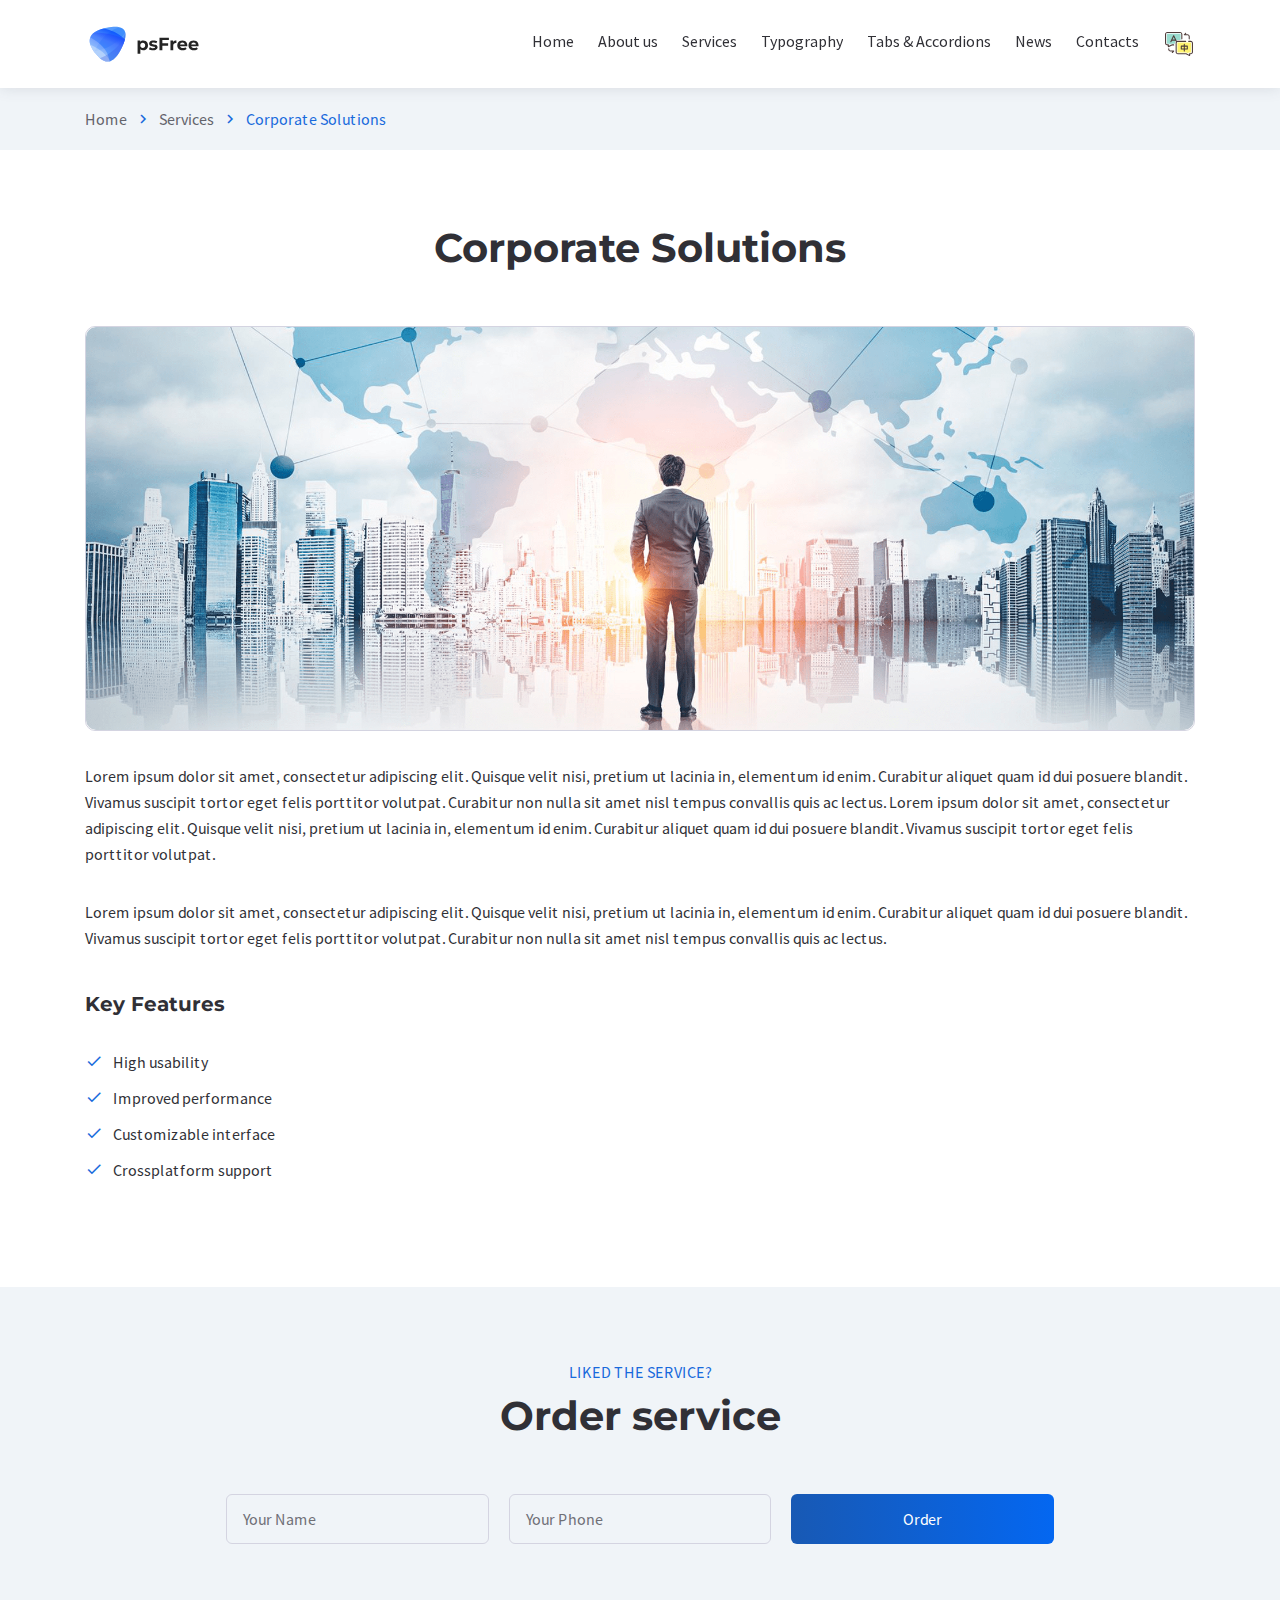
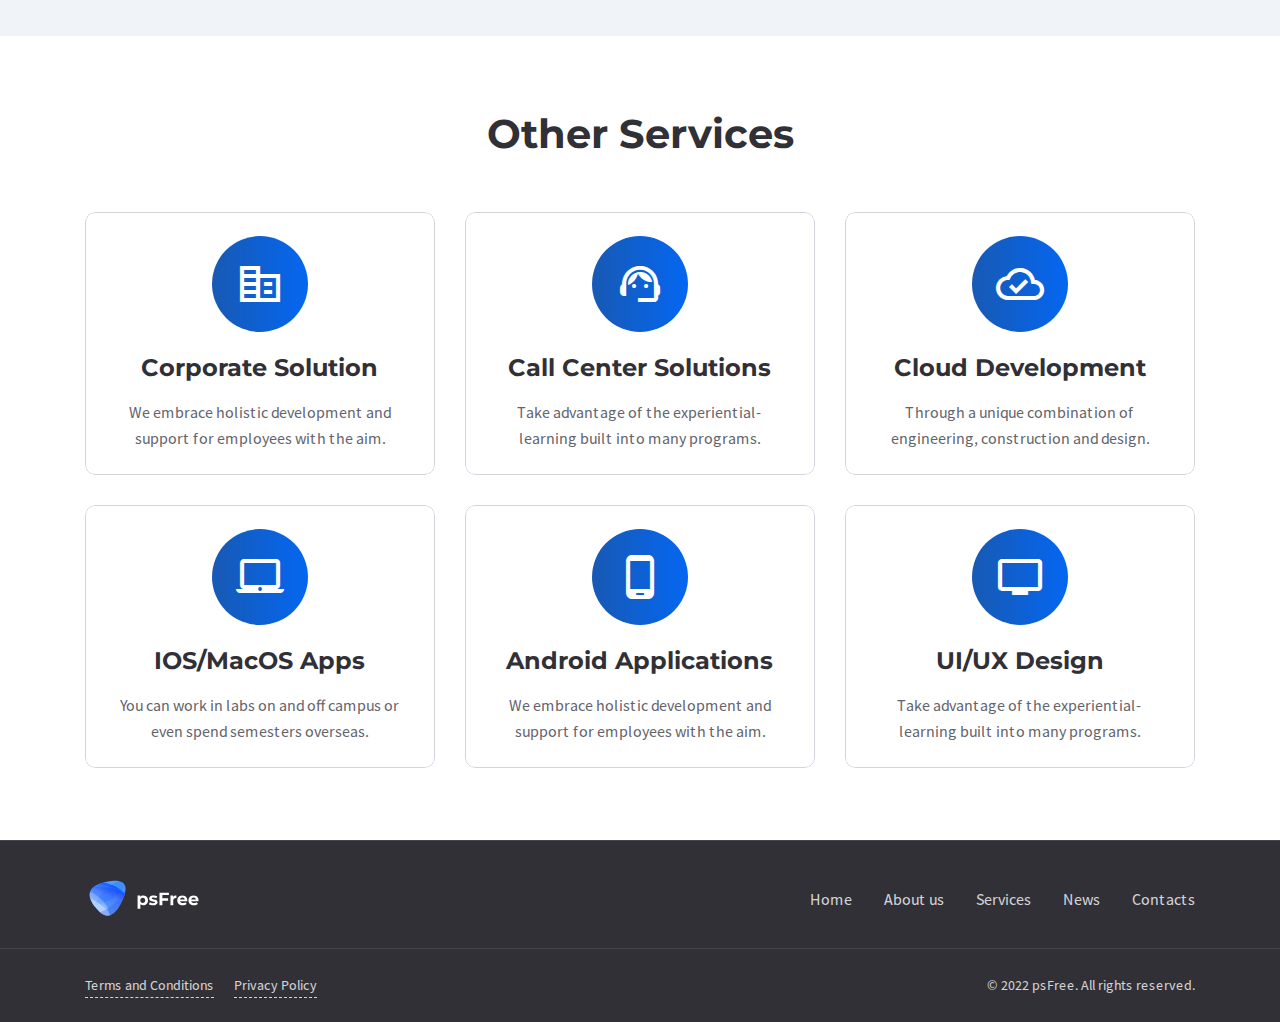
<file: website/single-service.html>
<!DOCTYPE html><html lang="en">

<head>

    <meta charset="utf-8">

    <title>PathSoft - #1 The Fastest HTML5 Template</title>

    <meta name="description" content="Description">
    <meta http-equiv="X-UA-Compatible" content="IE=edge">
    <meta name="viewport" content="width=device-width, initial-scale=1, maximum-scale=2">
        
    <link rel="icon" href="assets/img/favicon/favicon.ico" type="image/x-icon"> 

    <link rel="stylesheet" href="assets/css/bootstrap-grid.css">
<link rel="stylesheet" href="assets/css/style.css">
    <link rel="preload" href="assets/fonts/source-sans-pro-v21-latin/source-sans-pro-v21-latin-regular.woff2" as="font" type="font/woff2" crossorigin>
<link rel="preload" href="assets/fonts/source-sans-pro-v21-latin/source-sans-pro-v21-latin-700.woff2" as="font" type="font/woff2" crossorigin>
<link rel="preload" href="assets/fonts/montserrat-v25-latin/montserrat-v25-latin-700.woff2" as="font" type="font/woff2" crossorigin>
<link rel="preload" href="assets/fonts/montserrat-v25-latin/montserrat-v25-latin-600.woff2" as="font" type="font/woff2" crossorigin>

<link rel="preload" href="assets/fonts/material-icons/material-icons.woff2" as="font" type="font/woff2" crossorigin>
<link rel="preload" href="assets/fonts/material-icons/material-icons-outlined.woff2" as="font" type="font/woff2" crossorigin>

</head>

<body>

	<main class="main">
		
		<div class="main-inner">

			<!-- Begin mobile main menu -->
<nav class="mmm">
    <div class="mmm-content">
        <ul class="mmm-list">
            <li>
                <a href="index.html">Home</a>
            </li>
            <li>
                <a href="about-us.html">About us</a>
            </li>
            <li>
                <a href="services.html">Services</a>
            </li>
            <li>
                <a href="typography.html">Typography</a>
            </li>
            <li>
                <a href="tabs-and-accordions.html">Tabs & Accordions</a>
            </li>
            <li>
                <a href="news.html">News</a>
            </li>
            <li>
                <a href="contacts.html">Contacts</a>
            </li>
            <li>
				<a style="cursor: pointer;" title="中英文切换" class="language-select">
					<svg class="icon" style="width: 2em;height: 2em;vertical-align: middle;fill: currentColor;overflow: hidden;" viewBox="0 0 1024 1024" version="1.1" xmlns="http://www.w3.org/2000/svg" p-id="777"><path d="M381.5 483.7c0-53.1 43.2-96.3 96.3-96.3h85v-187c0-9.4-7.6-17-17-17H137.9c-9.4 0-17 7.6-17 17v283.3c0 9.4 7.6 17 17 17h73.6v32.1l64.3-32.1h105.7v-17z" fill="#9ADCCF" p-id="778"></path><path d="M747.7 784h-270c-9.4 0-17-7.6-17-17V483.7c0-9.4 7.6-17 17-17h407.9c9.4 0 17 7.6 17 17V767c0 9.4-7.6 17-17 17H812v32.1L747.7 784z" fill="#FFF370" p-id="779"></path><path d="M341.8 523.4h-56.7c-2.6 0-5.2 0.6-7.6 1.8l-88.7 44.4v-29.2c0-9.4-7.6-17-17-17h-34c-21.9 0-39.7-17.8-39.7-39.7V200.5c0-21.9 17.8-39.7 39.7-39.7h407.9c21.9 0 39.7 17.8 39.7 39.7v147.3c0 9.4 7.6 17 17 17s17-7.6 17-17V200.5c0-40.6-33-73.6-73.6-73.6H137.9c-40.6 0-73.6 33-73.6 73.6v283.3c0 40.6 33 73.6 73.6 73.6h17V597c0 5.9 3 11.4 8.1 14.5 2.7 1.7 5.8 2.5 8.9 2.5 2.6 0 5.2-0.6 7.6-1.8l109.7-54.9h52.6c9.4 0 17-7.6 17-17 0-9.3-7.6-16.9-17-16.9z" fill="#4F3D3B" p-id="780"></path><path d="M885.7 410.1h-65.8c-9.4 0-17 7.6-17 17s7.6 17 17 17h65.8c21.9 0 39.7 17.8 39.7 39.7V767c0 21.9-17.8 39.7-39.7 39.7h-34c-9.4 0-17 7.6-17 17v29.2L746 808.4c-2.4-1.2-5-1.8-7.6-1.8H477.8c-21.9 0-39.7-17.8-39.7-39.7V483.7c0-21.9 17.8-39.7 39.7-39.7h249.3c9.4 0 17-7.6 17-17s-7.6-17-17-17H477.8c-12.9 0-25 3.3-35.5 9.2l-85-180.7c-2.8-6-8.8-9.8-15.4-9.8s-12.6 3.8-15.4 9.8l-90.6 192.6c-4 8.5-0.3 18.6 8.1 22.6 8.5 4 18.6 0.3 22.6-8.1l19.4-41.2h111.7l18.4 39.1c-7.6 11.6-12 25.4-12 40.2V767c0 40.6 33 73.6 73.6 73.6h256.6L844 895.5c2.4 1.2 5 1.8 7.6 1.8 3.1 0 6.2-0.9 8.9-2.5 5-3.1 8.1-8.6 8.1-14.5v-39.7h17c40.6 0 73.6-33 73.6-73.6V483.7c0.1-40.6-32.9-73.6-73.5-73.6z m-583.8-39.7l39.9-84.7 39.9 84.7h-79.8zM358 733.9c-0.2-0.6-0.3-1.1-0.5-1.7-0.2-0.6-0.6-1.1-0.9-1.7-0.2-0.4-0.4-0.8-0.7-1.2-1.2-1.9-2.9-3.5-4.7-4.7-0.4-0.3-0.8-0.4-1.2-0.6-0.6-0.3-1.1-0.7-1.7-0.9-0.5-0.2-1.1-0.3-1.7-0.5-0.5-0.2-1-0.3-1.5-0.4-1.1-0.2-2.2-0.3-3.3-0.3H241c-21.9 0-39.7-17.8-39.7-39.7v-17.1c0-9.4-7.6-17-17-17s-17 7.6-17 17V682c0 40.6 33 73.6 73.6 73.6h59.8L284.5 772c-6.6 6.6-6.6 17.4 0 24 3.3 3.3 7.7 5 12 5s8.7-1.7 12-5l45.3-45.3c0.8-0.8 1.5-1.7 2.1-2.6 0.3-0.4 0.4-0.8 0.7-1.2 0.3-0.6 0.6-1.1 0.9-1.7 0.2-0.5 0.4-1.1 0.5-1.7 0.1-0.5 0.3-1 0.4-1.5 0.4-2.2 0.4-4.5 0-6.7 0-0.5-0.2-1-0.4-1.4zM665.5 222.3c0.2 0.6 0.3 1.1 0.5 1.7 0.2 0.6 0.6 1.1 0.9 1.7 0.2 0.4 0.4 0.8 0.7 1.2 1.2 1.9 2.9 3.5 4.7 4.7 0.4 0.3 0.8 0.4 1.2 0.6 0.6 0.3 1.1 0.7 1.7 0.9 0.5 0.2 1.1 0.3 1.7 0.5 0.5 0.2 1 0.3 1.5 0.4 1.1 0.2 2.2 0.3 3.3 0.3h100.8c21.9 0 39.7 17.8 39.7 39.7v73.6c0 9.4 7.6 17 17 17s17-7.6 17-17V274c0-40.6-33-73.6-73.6-73.6h-59.8l16.3-16.3c6.6-6.6 6.6-17.4 0-24-6.6-6.6-17.4-6.6-24 0l-45.3 45.3c-0.8 0.8-1.5 1.7-2.1 2.6-0.3 0.4-0.4 0.8-0.7 1.2-0.3 0.6-0.6 1.1-0.9 1.7-0.2 0.5-0.4 1.1-0.5 1.7-0.1 0.5-0.3 1-0.4 1.5-0.4 2.2-0.4 4.5 0 6.7 0 0.5 0.2 1 0.3 1.5z" fill="#4F3D3B" p-id="781"></path><path d="M681.7 750c9.4 0 17-7.6 17-17v-45.3H778c9.4 0 17-7.6 17-17V580c0-9.4-7.6-17-17-17h-79.3v-45.3c0-9.4-7.6-17-17-17s-17 7.6-17 17V563h-79.3c-9.4 0-17 7.6-17 17v90.6c0 9.4 7.6 17 17 17h79.3V733c0 9.4 7.6 17 17 17z m17-153H761v56.7h-62.3V597z m-96.3 56.7V597h62.3v56.7h-62.3z" fill="#4F3D3B" p-id="782"></path></svg>
				</a>
			</li>
        </ul>
    </div>
</nav><!-- End mobile main menu -->
<div class="bff">
    <div class="container">
        <div class="row">
            <div class="col">
                <div class="bff-container">
                    <p>Get Full-Featured <br class="d-sm-none"> PathSoft Template</p>
                    <div class="btn-group justify-content-center justify-content-md-start">
                        <a href="https://www.templatemonster.com/website-templates/pathsoft-it-solutions-for-your-business-services-website-template-83414.html?utm_campaign=blog_site_KovalWeb&utm_source=KovalWeb&utm_medium=referral&aff=KovalWeb" class="btn btn-border btn-with-icon btn-small ripple">
                            <span>HTML5</span>
                            <svg class="btn-icon-right" viewBox="0 0 13 9" width="13" height="9"><use xlink:href="assets/img/sprite.svg#arrow-right"></use></svg>
                        </a>
                        <a href="https://www.templatemonster.com/wordpress-themes/pathsoft-it-solutions-for-your-business-services-wordpress-theme-99496.html?utm_campaign=blog_site_KovalWeb&utm_source=KovalWeb&utm_medium=referral&aff=KovalWeb" class="btn btn-border btn-with-icon btn-small ripple">
                            <span>WordPress</span>
                            <svg class="btn-icon-right" viewBox="0 0 13 9" width="13" height="9"><use xlink:href="assets/img/sprite.svg#arrow-right"></use></svg>
                        </a>
                    </div>
                </div>
            </div>
        </div>
    </div>
</div>
<header class="header header-minimal">
    <nav class="header-fixed">
        <div class="container">
            <div class="row flex-nowrap align-items-center justify-content-between">
                <div class="col-auto header-fixed-col logo-wrapper">
                    <a href="index.html" class="logo" title="PathSoft">
                        <img src="assets/img/logo.svg" width="115" height="36" alt="PathSoft">
                    </a>
                </div>
                <div class="col-auto col-xl col-static header-fixed-col d-none d-xl-block">
                    <div class="row flex-nowrap align-items-center justify-content-end">
                        <div class="col header-fixed-col d-none d-xl-block col-static">
                            <!-- Begin main menu -->
<nav class="main-mnu">
    <ul class="main-mnu-list">
        <li>
            <a href="index.html" data-title="Home">
                <span>Home</span>
            </a>
        </li>
        <li>
            <a href="about-us.html" data-title="About us">
                <span>About us</span>
            </a>
        </li>
        <li>
            <a href="services.html" data-title="Services">
                <span>Services</span>
            </a>
        </li>
        <li>
            <a href="typography.html" data-title="Typography">
                <span>Typography</span>
            </a>
        </li>
        <li>
            <a href="tabs-and-accordions.html" data-title="Tabs & Accordions">
                <span>Tabs & Accordions</span>
            </a>
        </li>
        <li>
            <a href="news.html" data-title="News">
                <span>News</span>
            </a>
        </li>
        <li>
            <a href="contacts.html" data-title="Contacts">
                <span>Contacts</span>
            </a>
        </li>
        <li>
			<a style="cursor: pointer;" title="中英文切换" class="language-select">
				<svg class="icon" style="width: 2em;height: 2em;vertical-align: middle;fill: currentColor;overflow: hidden;" viewBox="0 0 1024 1024" version="1.1" xmlns="http://www.w3.org/2000/svg" p-id="777"><path d="M381.5 483.7c0-53.1 43.2-96.3 96.3-96.3h85v-187c0-9.4-7.6-17-17-17H137.9c-9.4 0-17 7.6-17 17v283.3c0 9.4 7.6 17 17 17h73.6v32.1l64.3-32.1h105.7v-17z" fill="#9ADCCF" p-id="778"></path><path d="M747.7 784h-270c-9.4 0-17-7.6-17-17V483.7c0-9.4 7.6-17 17-17h407.9c9.4 0 17 7.6 17 17V767c0 9.4-7.6 17-17 17H812v32.1L747.7 784z" fill="#FFF370" p-id="779"></path><path d="M341.8 523.4h-56.7c-2.6 0-5.2 0.6-7.6 1.8l-88.7 44.4v-29.2c0-9.4-7.6-17-17-17h-34c-21.9 0-39.7-17.8-39.7-39.7V200.5c0-21.9 17.8-39.7 39.7-39.7h407.9c21.9 0 39.7 17.8 39.7 39.7v147.3c0 9.4 7.6 17 17 17s17-7.6 17-17V200.5c0-40.6-33-73.6-73.6-73.6H137.9c-40.6 0-73.6 33-73.6 73.6v283.3c0 40.6 33 73.6 73.6 73.6h17V597c0 5.9 3 11.4 8.1 14.5 2.7 1.7 5.8 2.5 8.9 2.5 2.6 0 5.2-0.6 7.6-1.8l109.7-54.9h52.6c9.4 0 17-7.6 17-17 0-9.3-7.6-16.9-17-16.9z" fill="#4F3D3B" p-id="780"></path><path d="M885.7 410.1h-65.8c-9.4 0-17 7.6-17 17s7.6 17 17 17h65.8c21.9 0 39.7 17.8 39.7 39.7V767c0 21.9-17.8 39.7-39.7 39.7h-34c-9.4 0-17 7.6-17 17v29.2L746 808.4c-2.4-1.2-5-1.8-7.6-1.8H477.8c-21.9 0-39.7-17.8-39.7-39.7V483.7c0-21.9 17.8-39.7 39.7-39.7h249.3c9.4 0 17-7.6 17-17s-7.6-17-17-17H477.8c-12.9 0-25 3.3-35.5 9.2l-85-180.7c-2.8-6-8.8-9.8-15.4-9.8s-12.6 3.8-15.4 9.8l-90.6 192.6c-4 8.5-0.3 18.6 8.1 22.6 8.5 4 18.6 0.3 22.6-8.1l19.4-41.2h111.7l18.4 39.1c-7.6 11.6-12 25.4-12 40.2V767c0 40.6 33 73.6 73.6 73.6h256.6L844 895.5c2.4 1.2 5 1.8 7.6 1.8 3.1 0 6.2-0.9 8.9-2.5 5-3.1 8.1-8.6 8.1-14.5v-39.7h17c40.6 0 73.6-33 73.6-73.6V483.7c0.1-40.6-32.9-73.6-73.5-73.6z m-583.8-39.7l39.9-84.7 39.9 84.7h-79.8zM358 733.9c-0.2-0.6-0.3-1.1-0.5-1.7-0.2-0.6-0.6-1.1-0.9-1.7-0.2-0.4-0.4-0.8-0.7-1.2-1.2-1.9-2.9-3.5-4.7-4.7-0.4-0.3-0.8-0.4-1.2-0.6-0.6-0.3-1.1-0.7-1.7-0.9-0.5-0.2-1.1-0.3-1.7-0.5-0.5-0.2-1-0.3-1.5-0.4-1.1-0.2-2.2-0.3-3.3-0.3H241c-21.9 0-39.7-17.8-39.7-39.7v-17.1c0-9.4-7.6-17-17-17s-17 7.6-17 17V682c0 40.6 33 73.6 73.6 73.6h59.8L284.5 772c-6.6 6.6-6.6 17.4 0 24 3.3 3.3 7.7 5 12 5s8.7-1.7 12-5l45.3-45.3c0.8-0.8 1.5-1.7 2.1-2.6 0.3-0.4 0.4-0.8 0.7-1.2 0.3-0.6 0.6-1.1 0.9-1.7 0.2-0.5 0.4-1.1 0.5-1.7 0.1-0.5 0.3-1 0.4-1.5 0.4-2.2 0.4-4.5 0-6.7 0-0.5-0.2-1-0.4-1.4zM665.5 222.3c0.2 0.6 0.3 1.1 0.5 1.7 0.2 0.6 0.6 1.1 0.9 1.7 0.2 0.4 0.4 0.8 0.7 1.2 1.2 1.9 2.9 3.5 4.7 4.7 0.4 0.3 0.8 0.4 1.2 0.6 0.6 0.3 1.1 0.7 1.7 0.9 0.5 0.2 1.1 0.3 1.7 0.5 0.5 0.2 1 0.3 1.5 0.4 1.1 0.2 2.2 0.3 3.3 0.3h100.8c21.9 0 39.7 17.8 39.7 39.7v73.6c0 9.4 7.6 17 17 17s17-7.6 17-17V274c0-40.6-33-73.6-73.6-73.6h-59.8l16.3-16.3c6.6-6.6 6.6-17.4 0-24-6.6-6.6-17.4-6.6-24 0l-45.3 45.3c-0.8 0.8-1.5 1.7-2.1 2.6-0.3 0.4-0.4 0.8-0.7 1.2-0.3 0.6-0.6 1.1-0.9 1.7-0.2 0.5-0.4 1.1-0.5 1.7-0.1 0.5-0.3 1-0.4 1.5-0.4 2.2-0.4 4.5 0 6.7 0 0.5 0.2 1 0.3 1.5z" fill="#4F3D3B" p-id="781"></path><path d="M681.7 750c9.4 0 17-7.6 17-17v-45.3H778c9.4 0 17-7.6 17-17V580c0-9.4-7.6-17-17-17h-79.3v-45.3c0-9.4-7.6-17-17-17s-17 7.6-17 17V563h-79.3c-9.4 0-17 7.6-17 17v90.6c0 9.4 7.6 17 17 17h79.3V733c0 9.4 7.6 17 17 17z m17-153H761v56.7h-62.3V597z m-96.3 56.7V597h62.3v56.7h-62.3z" fill="#4F3D3B" p-id="782"></path></svg>
			</a>
		</li>
    </ul>
</nav><!-- End main menu -->
                        </div>
                    </div>
                </div>
                <div class="col-auto d-block d-xl-none header-fixed-col">
                    <div class="main-mnu-btn">
                        <span class="bar bar-1"></span>
                        <span class="bar bar-2"></span>
                        <span class="bar bar-3"></span>
                        <span class="bar bar-4"></span>
                    </div>
                </div>
            </div>
        </div>
    </nav>
</header>

			<!-- Begin bread crumbs -->
			<nav class="bread-crumbs">
				<div class="container">
					<div class="row">
						<div class="col-12">
							<ul class="bread-crumbs-list">
								<li>
									<a href="index.html">Home</a>
									<i class="material-icons md-18">chevron_right</i>
								</li>
								<li>
									<a href="services.html">Services</a>
									<i class="material-icons md-18">chevron_right</i>
								</li>
								<li>Corporate Solutions</li>
							</ul>
						</div>
					</div>
				</div>
			</nav><!-- End bread crumbs -->

			<article class="section">
				<div class="container">
					<div class="row">
						<div class="col-12">
							<div class="section-heading heading-center section-heading-animate">
								<h1>Corporate Solutions</h1>
							</div>
							<div class="content">
								<div class="item-bordered item-border-radius">
									<img src="assets/img/subheader-corporate.png" alt="">
								</div>
								<p>Lorem ipsum dolor sit amet, consectetur adipiscing elit. Quisque velit nisi, pretium ut lacinia in, elementum id enim. Curabitur aliquet quam id dui posuere blandit. Vivamus suscipit tortor eget felis porttitor volutpat. Curabitur non nulla sit amet nisl tempus convallis quis ac lectus. Lorem ipsum dolor sit amet, consectetur adipiscing elit. Quisque velit nisi, pretium ut lacinia in, elementum id enim. Curabitur aliquet quam id dui posuere blandit. Vivamus suscipit tortor eget felis porttitor volutpat.</p>
								<p>Lorem ipsum dolor sit amet, consectetur adipiscing elit. Quisque velit nisi, pretium ut lacinia in, elementum id enim. Curabitur aliquet quam id dui posuere blandit. Vivamus suscipit tortor eget felis porttitor volutpat. Curabitur non nulla sit amet nisl tempus convallis quis ac lectus.</p>
								<h5>Key Features</h5>
								<ul>
									<li>High usability</li>
									<li>Improved performance</li>
									<li>Customizable interface</li>
									<li>Crossplatform support</li>
								</ul>
							</div>
						</div>
					</div>
				</div>
			</article>

			<section class="section section-bgc">
				<div class="container">
					<div class="row">
						<div class="col-12">
							<div class="section-heading heading-center section-heading-animate">
								<div class="section-subheading">Liked the service?</div>
								<h2>Order service</h2>
							</div>
							<form action="#!" method="post" class="order-form">
								<!-- Begin hidden Field for send form -->
								<input type="hidden" name="Subject" value="Order service">
								<!-- End hidden Field for send form -->
								<div class="row gutters-20 justify-content-center">
									<div class="col-lg-3 col-md-4 col-sm-6 col-12">
										<div class="form-field">
											<label for="order-name" class="form-field-label">Your Name</label>
											<input type="text" class="form-field-input" name="orderName" value="" autocomplete="off" id="order-name">
										</div>
									</div>
									<div class="col-lg-3 col-md-4 col-sm-6 col-12">
										<div class="form-field">
											<label for="order-phone" class="form-field-label">Your Phone</label>
											<input type="tel" class="form-field-input mask-phone" name="orderPhone" value="" autocomplete="off" id="order-phone">
										</div>
									</div>
									<div class="col-lg-3 col-md-4 col-12">
										<div class="form-btn form-btn-wide">
											<button type="submit" class="btn btn-w240 ripple"><span>Order</span></button>
										</div>
									</div>
								</div>
							</form>
						</div>
					</div>
				</div>
			</section>

			<div class="section">
				<div class="container">
					<div class="row items">
						<header class="col-12">
							<div class="section-heading heading-center">
								<h1>Other Services</h1>
							</div>
						</header>
						<div class="col-12 item">
							<div class="row items">
								<div class="col-md-6 col-xl-4 col-12 item">
									<a href="single-service.html" class="iitem item-style iitem-hover">
										<div class="iitem-icon">
											<i class="material-icons material-icons-outlined md-48">corporate_fare</i>
										</div>
										<div class="iitem-icon-bg">
											<i class="material-icons material-icons-outlined">corporate_fare</i>
										</div>
										<h2 class="iitem-heading item-heading-large">Corporate Solution</h2>
										<div class="iitem-desc">We embrace holistic development and support for employees with the aim.</div>
									</a>
								</div>
								<div class="col-md-6 col-xl-4 col-12 item">
									<a href="single-service.html" class="iitem item-style iitem-hover">
										<div class="iitem-icon">
											<i class="material-icons material-icons-outlined md-48">support_agent</i>
										</div>
										<div class="iitem-icon-bg">
											<i class="material-icons material-icons-outlined">support_agent</i>
										</div>
										<h2 class="iitem-heading item-heading-large">Call Center Solutions</h2>
										<div class="iitem-desc">Take advantage of the experiential-learning  built into many programs.</div>
									</a>
								</div>
								<div class="col-md-6 col-xl-4 col-12 item">
									<a href="single-service.html" class="iitem item-style iitem-hover">
										<div class="iitem-icon">
											<i class="material-icons material-icons-outlined md-48">cloud_done</i>
										</div>
										<div class="iitem-icon-bg">
											<i class="material-icons material-icons-outlined">cloud_done</i>
										</div>
										<h2 class="iitem-heading item-heading-large">Cloud Development</h2>
										<div class="iitem-desc">Through a unique combination of engineering, construction and design.</div>
									</a>
								</div>
								<div class="col-md-6 col-xl-4 col-12 item">
									<a href="single-service.html" class="iitem item-style iitem-hover">
										<div class="iitem-icon">
											<i class="material-icons material-icons-outlined md-48">laptop_mac</i>
										</div>
										<div class="iitem-icon-bg">
											<i class="material-icons material-icons-outlined">laptop_mac</i>
										</div>
										<h2 class="iitem-heading item-heading-large">IOS/MacOS Apps</h2>
										<div class="iitem-desc">You can work in labs on and off campus or even spend semesters overseas.</div>
									</a>
								</div>
								<div class="col-md-6 col-xl-4 col-12 item">
									<a href="single-service.html" class="iitem item-style iitem-hover">
										<div class="iitem-icon">
											<i class="material-icons material-icons-outlined md-48">phone_android</i>
										</div>
										<div class="iitem-icon-bg">
											<i class="material-icons material-icons-outlined">phone_android</i>
										</div>
										<h2 class="iitem-heading item-heading-large">Android Applications</h2>
										<div class="iitem-desc">We embrace holistic development and support for employees with the aim.</div>
									</a>
								</div>
								<div class="col-md-6 col-xl-4 col-12 item">
									<a href="single-service.html" class="iitem item-style iitem-hover">
										<div class="iitem-icon">
											<i class="material-icons material-icons-outlined md-48">tv</i>
										</div>
										<div class="iitem-icon-bg">
											<i class="material-icons material-icons-outlined">tv</i>
										</div>
										<h2 class="iitem-heading item-heading-large">UI/UX Design</h2>
										<div class="iitem-desc">Take advantage of the experiential-learning  built into many programs.</div>
									</a>
								</div>
							</div>
						</div>
					</div>
				</div>
			</div>

		</div>

		<div class="bff">
    <div class="container">
        <div class="row">
            <div class="col">
                <div class="bff-container">
                    <p>Get Full-Featured <br class="d-sm-none"> PathSoft Template</p>
                    <div class="btn-group justify-content-center justify-content-md-start">
                        <a href="https://www.templatemonster.com/website-templates/pathsoft-it-solutions-for-your-business-services-website-template-83414.html?utm_campaign=blog_site_KovalWeb&utm_source=KovalWeb&utm_medium=referral&aff=KovalWeb" class="btn btn-border btn-with-icon btn-small ripple">
                            <span>HTML5</span>
                            <svg class="btn-icon-right" viewBox="0 0 13 9" width="13" height="9"><use xlink:href="assets/img/sprite.svg#arrow-right"></use></svg>
                        </a>
                        <a href="https://www.templatemonster.com/wordpress-themes/pathsoft-it-solutions-for-your-business-services-wordpress-theme-99496.html?utm_campaign=blog_site_KovalWeb&utm_source=KovalWeb&utm_medium=referral&aff=KovalWeb" class="btn btn-border btn-with-icon btn-small ripple">
                            <span>WordPress</span>
                            <svg class="btn-icon-right" viewBox="0 0 13 9" width="13" height="9"><use xlink:href="assets/img/sprite.svg#arrow-right"></use></svg>
                        </a>
                    </div>
                </div>
            </div>
        </div>
    </div>
</div>

<!-- Begin footer -->
<footer class="footer footer-minimal">
    <div class="footer-main">
        <div class="container">
            <div class="row items align-items-center">
                <div class="col-lg-3 col-md-4 col-12 item">
                    <div class="widget-brand-info">
                        <div class="widget-brand-info-main">
                            <a href="index.html" class="logo" title="PathSoft">
                                <img data-src="assets/img/logo-white.svg" class="lazy" width="133" height="36" src="assets/img/logo-white.svg" alt="PathSoft" data-loaded="true" style="opacity: 1;">
                            </a>
                        </div>
                    </div>
                </div>
                <div class="col-md item">
                    <div class="footer-item">
                        <nav class="footer-nav">
                            <ul class="footer-mnu footer-mnu-line">
                                <li><a href="#!" class="hover-link" data-title="Home"><span>Home</span></a></li>
                                <li><a href="#!" class="hover-link" data-title="About us"><span>About us</span></a></li>
                                <li><a href="#!" class="hover-link" data-title="Services"><span>Services</span></a></li>
                                <li><a href="#!" class="hover-link" data-title="News"><span>News</span></a></li>
                                <li><a href="#!" class="hover-link" data-title="Contacts"><span>Contacts</span></a></li>
                            </ul>
                        </nav>
                    </div>
                </div>
            </div>
        </div>
    </div>
    <div class="footer-bottom">
        <div class="container">
            <div class="row justify-content-between items">
                <div class="col-md-auto col-12 item">
                    <nav class="footer-links">
                        <ul>
                            <li><a href="terms-and-conditions.html">Terms and Conditions</a></li>
                            <li><a href="privacy-policy.html">Privacy Policy</a></li>
                        </ul>
                    </nav>
                </div>
                <div class="col-md-auto col-12 item">
                    <div class="copyright">© 2022 psFree. All rights reserved.</div>
                </div>
            </div>
        </div>
    </div>
</footer><!-- End footer -->

	</main><!-- End main -->

	<script src="assets/libs/jquery/jquery.min.js"></script>
<script src="assets/libs/lozad/lozad.min.js"></script>
<script src="assets/libs/device/device.js"></script>
<script src="assets/libs/spincrement/jquery.spincrement.min.js"></script>
<script src="assets/libs/pristine/pristine.min.js"></script>
<script src="assets/js/custom.js"></script>
<script src="assets/js/forms.js"></script>

<script src="assets/js/translate.js"></script>
<script src="assets/js/language.js"></script>
</body>
</html>
</file>
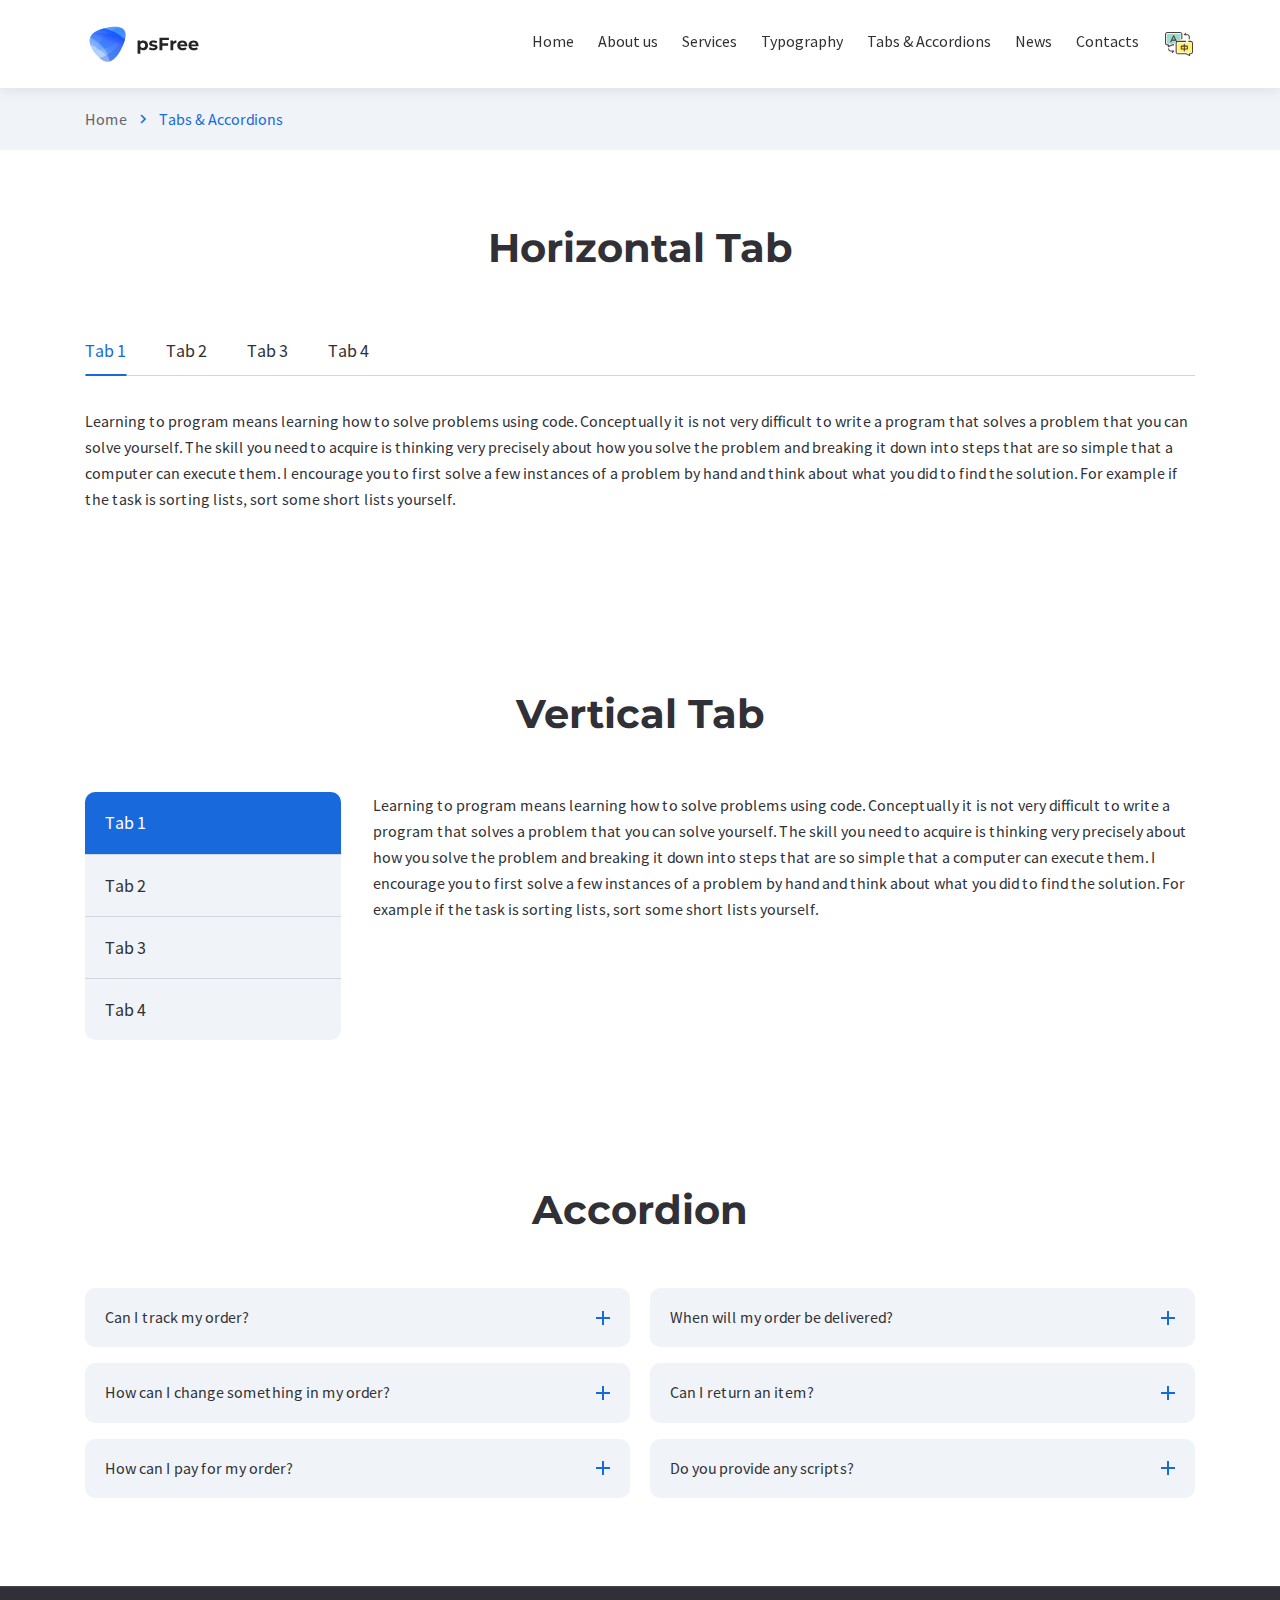
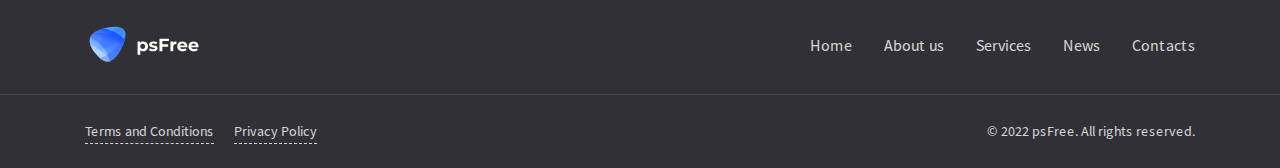
<file: website/tabs-and-accordions.html>
<!DOCTYPE html><html lang="en">

<head>

    <meta charset="utf-8">

    <title>PathSoft - #1 The Fastest HTML5 Template</title>

    <meta name="description" content="Description">
    <meta http-equiv="X-UA-Compatible" content="IE=edge">
    <meta name="viewport" content="width=device-width, initial-scale=1, maximum-scale=2">
        
    <link rel="icon" href="assets/img/favicon/favicon.ico" type="image/x-icon"> 

    <link rel="stylesheet" href="assets/css/bootstrap-grid.css">
<link rel="stylesheet" href="assets/css/style.css">
    <link rel="preload" href="assets/fonts/source-sans-pro-v21-latin/source-sans-pro-v21-latin-regular.woff2" as="font" type="font/woff2" crossorigin>
<link rel="preload" href="assets/fonts/source-sans-pro-v21-latin/source-sans-pro-v21-latin-700.woff2" as="font" type="font/woff2" crossorigin>
<link rel="preload" href="assets/fonts/montserrat-v25-latin/montserrat-v25-latin-700.woff2" as="font" type="font/woff2" crossorigin>
<link rel="preload" href="assets/fonts/montserrat-v25-latin/montserrat-v25-latin-600.woff2" as="font" type="font/woff2" crossorigin>

<link rel="preload" href="assets/fonts/material-icons/material-icons.woff2" as="font" type="font/woff2" crossorigin>
<link rel="preload" href="assets/fonts/material-icons/material-icons-outlined.woff2" as="font" type="font/woff2" crossorigin>

</head>

<body>

	<main class="main">
		
		<div class="main-inner">

			<!-- Begin mobile main menu -->
<nav class="mmm">
    <div class="mmm-content">
        <ul class="mmm-list">
            <li>
                <a href="index.html">Home</a>
            </li>
            <li>
                <a href="about-us.html">About us</a>
            </li>
            <li>
                <a href="services.html">Services</a>
            </li>
            <li>
                <a href="typography.html">Typography</a>
            </li>
            <li>
                <a href="tabs-and-accordions.html">Tabs & Accordions</a>
            </li>
            <li>
                <a href="news.html">News</a>
            </li>
            <li>
                <a href="contacts.html">Contacts</a>
            </li>
            <li>
				<a style="cursor: pointer;" title="中英文切换" class="language-select">
					<svg class="icon" style="width: 2em;height: 2em;vertical-align: middle;fill: currentColor;overflow: hidden;" viewBox="0 0 1024 1024" version="1.1" xmlns="http://www.w3.org/2000/svg" p-id="777"><path d="M381.5 483.7c0-53.1 43.2-96.3 96.3-96.3h85v-187c0-9.4-7.6-17-17-17H137.9c-9.4 0-17 7.6-17 17v283.3c0 9.4 7.6 17 17 17h73.6v32.1l64.3-32.1h105.7v-17z" fill="#9ADCCF" p-id="778"></path><path d="M747.7 784h-270c-9.4 0-17-7.6-17-17V483.7c0-9.4 7.6-17 17-17h407.9c9.4 0 17 7.6 17 17V767c0 9.4-7.6 17-17 17H812v32.1L747.7 784z" fill="#FFF370" p-id="779"></path><path d="M341.8 523.4h-56.7c-2.6 0-5.2 0.6-7.6 1.8l-88.7 44.4v-29.2c0-9.4-7.6-17-17-17h-34c-21.9 0-39.7-17.8-39.7-39.7V200.5c0-21.9 17.8-39.7 39.7-39.7h407.9c21.9 0 39.7 17.8 39.7 39.7v147.3c0 9.4 7.6 17 17 17s17-7.6 17-17V200.5c0-40.6-33-73.6-73.6-73.6H137.9c-40.6 0-73.6 33-73.6 73.6v283.3c0 40.6 33 73.6 73.6 73.6h17V597c0 5.9 3 11.4 8.1 14.5 2.7 1.7 5.8 2.5 8.9 2.5 2.6 0 5.2-0.6 7.6-1.8l109.7-54.9h52.6c9.4 0 17-7.6 17-17 0-9.3-7.6-16.9-17-16.9z" fill="#4F3D3B" p-id="780"></path><path d="M885.7 410.1h-65.8c-9.4 0-17 7.6-17 17s7.6 17 17 17h65.8c21.9 0 39.7 17.8 39.7 39.7V767c0 21.9-17.8 39.7-39.7 39.7h-34c-9.4 0-17 7.6-17 17v29.2L746 808.4c-2.4-1.2-5-1.8-7.6-1.8H477.8c-21.9 0-39.7-17.8-39.7-39.7V483.7c0-21.9 17.8-39.7 39.7-39.7h249.3c9.4 0 17-7.6 17-17s-7.6-17-17-17H477.8c-12.9 0-25 3.3-35.5 9.2l-85-180.7c-2.8-6-8.8-9.8-15.4-9.8s-12.6 3.8-15.4 9.8l-90.6 192.6c-4 8.5-0.3 18.6 8.1 22.6 8.5 4 18.6 0.3 22.6-8.1l19.4-41.2h111.7l18.4 39.1c-7.6 11.6-12 25.4-12 40.2V767c0 40.6 33 73.6 73.6 73.6h256.6L844 895.5c2.4 1.2 5 1.8 7.6 1.8 3.1 0 6.2-0.9 8.9-2.5 5-3.1 8.1-8.6 8.1-14.5v-39.7h17c40.6 0 73.6-33 73.6-73.6V483.7c0.1-40.6-32.9-73.6-73.5-73.6z m-583.8-39.7l39.9-84.7 39.9 84.7h-79.8zM358 733.9c-0.2-0.6-0.3-1.1-0.5-1.7-0.2-0.6-0.6-1.1-0.9-1.7-0.2-0.4-0.4-0.8-0.7-1.2-1.2-1.9-2.9-3.5-4.7-4.7-0.4-0.3-0.8-0.4-1.2-0.6-0.6-0.3-1.1-0.7-1.7-0.9-0.5-0.2-1.1-0.3-1.7-0.5-0.5-0.2-1-0.3-1.5-0.4-1.1-0.2-2.2-0.3-3.3-0.3H241c-21.9 0-39.7-17.8-39.7-39.7v-17.1c0-9.4-7.6-17-17-17s-17 7.6-17 17V682c0 40.6 33 73.6 73.6 73.6h59.8L284.5 772c-6.6 6.6-6.6 17.4 0 24 3.3 3.3 7.7 5 12 5s8.7-1.7 12-5l45.3-45.3c0.8-0.8 1.5-1.7 2.1-2.6 0.3-0.4 0.4-0.8 0.7-1.2 0.3-0.6 0.6-1.1 0.9-1.7 0.2-0.5 0.4-1.1 0.5-1.7 0.1-0.5 0.3-1 0.4-1.5 0.4-2.2 0.4-4.5 0-6.7 0-0.5-0.2-1-0.4-1.4zM665.5 222.3c0.2 0.6 0.3 1.1 0.5 1.7 0.2 0.6 0.6 1.1 0.9 1.7 0.2 0.4 0.4 0.8 0.7 1.2 1.2 1.9 2.9 3.5 4.7 4.7 0.4 0.3 0.8 0.4 1.2 0.6 0.6 0.3 1.1 0.7 1.7 0.9 0.5 0.2 1.1 0.3 1.7 0.5 0.5 0.2 1 0.3 1.5 0.4 1.1 0.2 2.2 0.3 3.3 0.3h100.8c21.9 0 39.7 17.8 39.7 39.7v73.6c0 9.4 7.6 17 17 17s17-7.6 17-17V274c0-40.6-33-73.6-73.6-73.6h-59.8l16.3-16.3c6.6-6.6 6.6-17.4 0-24-6.6-6.6-17.4-6.6-24 0l-45.3 45.3c-0.8 0.8-1.5 1.7-2.1 2.6-0.3 0.4-0.4 0.8-0.7 1.2-0.3 0.6-0.6 1.1-0.9 1.7-0.2 0.5-0.4 1.1-0.5 1.7-0.1 0.5-0.3 1-0.4 1.5-0.4 2.2-0.4 4.5 0 6.7 0 0.5 0.2 1 0.3 1.5z" fill="#4F3D3B" p-id="781"></path><path d="M681.7 750c9.4 0 17-7.6 17-17v-45.3H778c9.4 0 17-7.6 17-17V580c0-9.4-7.6-17-17-17h-79.3v-45.3c0-9.4-7.6-17-17-17s-17 7.6-17 17V563h-79.3c-9.4 0-17 7.6-17 17v90.6c0 9.4 7.6 17 17 17h79.3V733c0 9.4 7.6 17 17 17z m17-153H761v56.7h-62.3V597z m-96.3 56.7V597h62.3v56.7h-62.3z" fill="#4F3D3B" p-id="782"></path></svg>
				</a>
			</li>
        </ul>
    </div>
</nav><!-- End mobile main menu -->
<div class="bff">
    <div class="container">
        <div class="row">
            <div class="col">
                <div class="bff-container">
                    <p>Get Full-Featured <br class="d-sm-none"> PathSoft Template</p>
                    <div class="btn-group justify-content-center justify-content-md-start">
                        <a href="https://www.templatemonster.com/website-templates/pathsoft-it-solutions-for-your-business-services-website-template-83414.html?utm_campaign=blog_site_KovalWeb&utm_source=KovalWeb&utm_medium=referral&aff=KovalWeb" class="btn btn-border btn-with-icon btn-small ripple">
                            <span>HTML5</span>
                            <svg class="btn-icon-right" viewBox="0 0 13 9" width="13" height="9"><use xlink:href="assets/img/sprite.svg#arrow-right"></use></svg>
                        </a>
                        <a href="https://www.templatemonster.com/wordpress-themes/pathsoft-it-solutions-for-your-business-services-wordpress-theme-99496.html?utm_campaign=blog_site_KovalWeb&utm_source=KovalWeb&utm_medium=referral&aff=KovalWeb" class="btn btn-border btn-with-icon btn-small ripple">
                            <span>WordPress</span>
                            <svg class="btn-icon-right" viewBox="0 0 13 9" width="13" height="9"><use xlink:href="assets/img/sprite.svg#arrow-right"></use></svg>
                        </a>
                    </div>
                </div>
            </div>
        </div>
    </div>
</div>
<header class="header header-minimal">
    <nav class="header-fixed">
        <div class="container">
            <div class="row flex-nowrap align-items-center justify-content-between">
                <div class="col-auto header-fixed-col logo-wrapper">
                    <a href="index.html" class="logo" title="PathSoft">
                        <img src="assets/img/logo.svg" width="115" height="36" alt="PathSoft">
                    </a>
                </div>
                <div class="col-auto col-xl col-static header-fixed-col d-none d-xl-block">
                    <div class="row flex-nowrap align-items-center justify-content-end">
                        <div class="col header-fixed-col d-none d-xl-block col-static">
                            <!-- Begin main menu -->
<nav class="main-mnu">
    <ul class="main-mnu-list">
        <li>
            <a href="index.html" data-title="Home">
                <span>Home</span>
            </a>
        </li>
        <li>
            <a href="about-us.html" data-title="About us">
                <span>About us</span>
            </a>
        </li>
        <li>
            <a href="services.html" data-title="Services">
                <span>Services</span>
            </a>
        </li>
        <li>
            <a href="typography.html" data-title="Typography">
                <span>Typography</span>
            </a>
        </li>
        <li>
            <a href="tabs-and-accordions.html" data-title="Tabs & Accordions">
                <span>Tabs & Accordions</span>
            </a>
        </li>
        <li>
            <a href="news.html" data-title="News">
                <span>News</span>
            </a>
        </li>
        <li>
            <a href="contacts.html" data-title="Contacts">
                <span>Contacts</span>
            </a>
        </li>
        <li>
			<a style="cursor: pointer;" title="中英文切换" class="language-select">
				<svg class="icon" style="width: 2em;height: 2em;vertical-align: middle;fill: currentColor;overflow: hidden;" viewBox="0 0 1024 1024" version="1.1" xmlns="http://www.w3.org/2000/svg" p-id="777"><path d="M381.5 483.7c0-53.1 43.2-96.3 96.3-96.3h85v-187c0-9.4-7.6-17-17-17H137.9c-9.4 0-17 7.6-17 17v283.3c0 9.4 7.6 17 17 17h73.6v32.1l64.3-32.1h105.7v-17z" fill="#9ADCCF" p-id="778"></path><path d="M747.7 784h-270c-9.4 0-17-7.6-17-17V483.7c0-9.4 7.6-17 17-17h407.9c9.4 0 17 7.6 17 17V767c0 9.4-7.6 17-17 17H812v32.1L747.7 784z" fill="#FFF370" p-id="779"></path><path d="M341.8 523.4h-56.7c-2.6 0-5.2 0.6-7.6 1.8l-88.7 44.4v-29.2c0-9.4-7.6-17-17-17h-34c-21.9 0-39.7-17.8-39.7-39.7V200.5c0-21.9 17.8-39.7 39.7-39.7h407.9c21.9 0 39.7 17.8 39.7 39.7v147.3c0 9.4 7.6 17 17 17s17-7.6 17-17V200.5c0-40.6-33-73.6-73.6-73.6H137.9c-40.6 0-73.6 33-73.6 73.6v283.3c0 40.6 33 73.6 73.6 73.6h17V597c0 5.9 3 11.4 8.1 14.5 2.7 1.7 5.8 2.5 8.9 2.5 2.6 0 5.2-0.6 7.6-1.8l109.7-54.9h52.6c9.4 0 17-7.6 17-17 0-9.3-7.6-16.9-17-16.9z" fill="#4F3D3B" p-id="780"></path><path d="M885.7 410.1h-65.8c-9.4 0-17 7.6-17 17s7.6 17 17 17h65.8c21.9 0 39.7 17.8 39.7 39.7V767c0 21.9-17.8 39.7-39.7 39.7h-34c-9.4 0-17 7.6-17 17v29.2L746 808.4c-2.4-1.2-5-1.8-7.6-1.8H477.8c-21.9 0-39.7-17.8-39.7-39.7V483.7c0-21.9 17.8-39.7 39.7-39.7h249.3c9.4 0 17-7.6 17-17s-7.6-17-17-17H477.8c-12.9 0-25 3.3-35.5 9.2l-85-180.7c-2.8-6-8.8-9.8-15.4-9.8s-12.6 3.8-15.4 9.8l-90.6 192.6c-4 8.5-0.3 18.6 8.1 22.6 8.5 4 18.6 0.3 22.6-8.1l19.4-41.2h111.7l18.4 39.1c-7.6 11.6-12 25.4-12 40.2V767c0 40.6 33 73.6 73.6 73.6h256.6L844 895.5c2.4 1.2 5 1.8 7.6 1.8 3.1 0 6.2-0.9 8.9-2.5 5-3.1 8.1-8.6 8.1-14.5v-39.7h17c40.6 0 73.6-33 73.6-73.6V483.7c0.1-40.6-32.9-73.6-73.5-73.6z m-583.8-39.7l39.9-84.7 39.9 84.7h-79.8zM358 733.9c-0.2-0.6-0.3-1.1-0.5-1.7-0.2-0.6-0.6-1.1-0.9-1.7-0.2-0.4-0.4-0.8-0.7-1.2-1.2-1.9-2.9-3.5-4.7-4.7-0.4-0.3-0.8-0.4-1.2-0.6-0.6-0.3-1.1-0.7-1.7-0.9-0.5-0.2-1.1-0.3-1.7-0.5-0.5-0.2-1-0.3-1.5-0.4-1.1-0.2-2.2-0.3-3.3-0.3H241c-21.9 0-39.7-17.8-39.7-39.7v-17.1c0-9.4-7.6-17-17-17s-17 7.6-17 17V682c0 40.6 33 73.6 73.6 73.6h59.8L284.5 772c-6.6 6.6-6.6 17.4 0 24 3.3 3.3 7.7 5 12 5s8.7-1.7 12-5l45.3-45.3c0.8-0.8 1.5-1.7 2.1-2.6 0.3-0.4 0.4-0.8 0.7-1.2 0.3-0.6 0.6-1.1 0.9-1.7 0.2-0.5 0.4-1.1 0.5-1.7 0.1-0.5 0.3-1 0.4-1.5 0.4-2.2 0.4-4.5 0-6.7 0-0.5-0.2-1-0.4-1.4zM665.5 222.3c0.2 0.6 0.3 1.1 0.5 1.7 0.2 0.6 0.6 1.1 0.9 1.7 0.2 0.4 0.4 0.8 0.7 1.2 1.2 1.9 2.9 3.5 4.7 4.7 0.4 0.3 0.8 0.4 1.2 0.6 0.6 0.3 1.1 0.7 1.7 0.9 0.5 0.2 1.1 0.3 1.7 0.5 0.5 0.2 1 0.3 1.5 0.4 1.1 0.2 2.2 0.3 3.3 0.3h100.8c21.9 0 39.7 17.8 39.7 39.7v73.6c0 9.4 7.6 17 17 17s17-7.6 17-17V274c0-40.6-33-73.6-73.6-73.6h-59.8l16.3-16.3c6.6-6.6 6.6-17.4 0-24-6.6-6.6-17.4-6.6-24 0l-45.3 45.3c-0.8 0.8-1.5 1.7-2.1 2.6-0.3 0.4-0.4 0.8-0.7 1.2-0.3 0.6-0.6 1.1-0.9 1.7-0.2 0.5-0.4 1.1-0.5 1.7-0.1 0.5-0.3 1-0.4 1.5-0.4 2.2-0.4 4.5 0 6.7 0 0.5 0.2 1 0.3 1.5z" fill="#4F3D3B" p-id="781"></path><path d="M681.7 750c9.4 0 17-7.6 17-17v-45.3H778c9.4 0 17-7.6 17-17V580c0-9.4-7.6-17-17-17h-79.3v-45.3c0-9.4-7.6-17-17-17s-17 7.6-17 17V563h-79.3c-9.4 0-17 7.6-17 17v90.6c0 9.4 7.6 17 17 17h79.3V733c0 9.4 7.6 17 17 17z m17-153H761v56.7h-62.3V597z m-96.3 56.7V597h62.3v56.7h-62.3z" fill="#4F3D3B" p-id="782"></path></svg>
			</a>
		</li>
    </ul>
</nav><!-- End main menu -->
                        </div>
                    </div>
                </div>
                <div class="col-auto d-block d-xl-none header-fixed-col">
                    <div class="main-mnu-btn">
                        <span class="bar bar-1"></span>
                        <span class="bar bar-2"></span>
                        <span class="bar bar-3"></span>
                        <span class="bar bar-4"></span>
                    </div>
                </div>
            </div>
        </div>
    </nav>
</header>

			<!-- Begin bread crumbs -->
			<nav class="bread-crumbs">
				<div class="container">
					<div class="row">
						<div class="col-12">
							<ul class="bread-crumbs-list">
								<li>
									<a href="index.html">Home</a>
									<i class="material-icons md-18">chevron_right</i>
								</li>
								<li>Tabs & Accordions</li>
							</ul>
						</div>
					</div>
				</div>
			</nav><!-- End bread crumbs -->

			<div class="section">
				<div class="container">
					<div class="row">
						<div class="col-12">
							<div class="section-heading heading-center">
								<h1>Horizontal Tab</h1>
							</div>
							<div class="tabs">
								<ul class="tabs-nav">
									<li class="active">Tab 1</li>
									<li>Tab 2</li>
									<li>Tab 3</li>
									<li>Tab 4</li>
								</ul>
								<div class="tabs-container">
									<div class="tabs-item content active">
										<p>Learning to program means learning how to solve problems using code. Conceptually it
											is not very difficult to write a program that solves a problem that you can solve
											yourself. The skill you need to acquire is thinking very precisely about how you
											solve the problem and breaking it down into steps that are so simple that a computer
											can execute them. I encourage you to first solve a few instances of a problem by
											hand and think about what you did to find the solution. For example if the task is
											sorting lists, sort some short lists yourself.</p>
									</div>
									<div class="tabs-item content">
										<p>Lorem ipsum dolor sit amet consectetur adipisicing elit. Aliquam voluptates
											reiciendis quaerat ut natus dignissimos distinctio perferendis commodi odit impedit
											rerum totam, saepe corporis perspiciatis non, nam amet maxime sunt.</p>
									</div>
									<div class="tabs-item content">
										<p>A reasonable method would be to find the smallest element, write it down and cross it
											out of the original list and repeat this process until you have sorted the whole
											list. Then you have to teach the computer 1) how to find the smallest element, 2)
											how to write it down, 3) how to cross it out, and wrap this in a loop. Then continue
											this task breakdown process until you’re confident you know how to write the
											necessary program.</p>
									</div>
									<div class="tabs-item content">
										<p>Learning to program means learning how to solve problems using code. Conceptually it
											is not very difficult to write a program that solves a problem that you can solve
											yourself. The skill you need to acquire is thinking very precisely about how you
											solve the problem and breaking it down into steps that are so simple that a computer
											can execute them. I encourage you to first solve a few instances of a problem by
											hand and think about what you did to find the solution. For example if the task is
											sorting lists, sort some short lists yourself.</p>
									</div>
								</div>
							</div>
						</div>
					</div>
				</div>
			</div>

			<section class="section">
				<div class="container">
					<div class="row">
						<div class="col-12">
							<div class="section-heading heading-center">
								<h2>Vertical Tab</h2>
							</div>
							<div class="tabs tabs-vertical">
								<ul class="tabs-nav section-bgc">
									<li class="active">Tab 1</li>
									<li>Tab 2</li>
									<li>Tab 3</li>
									<li>Tab 4</li>
								</ul>
								<div class="tabs-container">
									<div class="tabs-item content active">
										<p>Learning to program means learning how to solve problems using code. Conceptually it
											is not very difficult to write a program that solves a problem that you can solve
											yourself. The skill you need to acquire is thinking very precisely about how you
											solve the problem and breaking it down into steps that are so simple that a computer
											can execute them. I encourage you to first solve a few instances of a problem by
											hand and think about what you did to find the solution. For example if the task is
											sorting lists, sort some short lists yourself.</p>
									</div>
									<div class="tabs-item content">
										<p>Lorem ipsum dolor sit amet consectetur adipisicing elit. Aliquam voluptates
											reiciendis quaerat ut natus dignissimos distinctio perferendis commodi odit impedit
											rerum totam, saepe corporis perspiciatis non, nam amet maxime sunt.</p>
									</div>
									<div class="tabs-item content">
										<p>A reasonable method would be to find the smallest element, write it down and cross it
											out of the original list and repeat this process until you have sorted the whole
											list. Then you have to teach the computer 1) how to find the smallest element, 2)
											how to write it down, 3) how to cross it out, and wrap this in a loop. Then continue
											this task breakdown process until you’re confident you know how to write the
											necessary program.</p>
									</div>
									<div class="tabs-item content">
										<p>Learning to program means learning how to solve problems using code. Conceptually it
											is not very difficult to write a program that solves a problem that you can solve
											yourself. The skill you need to acquire is thinking very precisely about how you
											solve the problem and breaking it down into steps that are so simple that a computer
											can execute them. I encourage you to first solve a few instances of a problem by
											hand and think about what you did to find the solution. For example if the task is
											sorting lists, sort some short lists yourself.</p>
									</div>
								</div>
							</div>
						</div>
					</div>
				</div>
			</section>

			<section class="section">
				<div class="container">
					<div class="row">
						<div class="col-12">
							<div class="section-heading heading-center">
								<h2>Accordion</h2>
							</div>
							<div class="accordion">
								<div class="row gutters-default">
									<div class="col-lg-6 col-12">
										<ul class="accordion-list">
											<li class="accordion-item section-bgc">
												<div class="accordion-trigger">Can I track my order?</div>
												<div class="accordion-content content">
													<p>Yes, you can! After placing your order you will receive an order
														confirmation via email. Each order starts production 15 minutes after
														your order is placed. Within a few hours of you placing your order, you
														will receive an expected delivery time. When the order will be ready for
														delivery, you will receive another email with the tracking number and a
														link to trace the order online with the courier.</p>
												</div>
											</li>
											<li class="accordion-item section-bgc">
												<div class="accordion-trigger">How can I change something in my order?</div>
												<div class="accordion-content content">
													<p>If you need to change something in your order, please contact us
														immediately. We usually process orders within 30 minutes, and once we
														have processed your order, we will be unable to make any changes.</p>
												</div>
											</li>
											<li class="accordion-item section-bgc">
												<div class="accordion-trigger">How can I pay for my order?</div>
												<div class="accordion-content content">
													<p>We accept Visa, MasterCard, and American Express credit and debit cards
														for your convenience.</p>
												</div>
											</li>
										</ul>
									</div>
									<div class="col-lg-6 col-12">
										<ul class="accordion-list">
											<li class="accordion-item section-bgc">
												<div class="accordion-trigger">When will my order be delivered?</div>
												<div class="accordion-content content">
													<p>Delivery times will depend on your location. Once payment is confirmed
														your order will be packaged. Delivery can be expected within 10 business
														days.</p>
												</div>
											</li>
											<li class="accordion-item section-bgc">
												<div class="accordion-trigger">Can I return an item?</div>
												<div class="accordion-content content">
													<p>Please contact our administrators for more information on returning
														products purchased on our website.</p>
												</div>
											</li>
											<li class="accordion-item section-bgc">
												<div class="accordion-trigger">Do you provide any scripts?</div>
												<div class="accordion-content content">
													<p>Our templates do not include any additional scripts. Newsletter
														subscriptions, search fields, forums, image galleries (in HTML versions
														of Flash products) are inactive. Basic scripts can be easily added at
														www.TemplateTuning.com If you are not sure that the element you’re
														interested in is active please contact our Support Chat for
														clarification.</p>
												</div>
											</li>
										</ul>
									</div>
								</div>
							</div>
						</div>
					</div>
				</div>
			</section>

		</div>

		<div class="bff">
    <div class="container">
        <div class="row">
            <div class="col">
                <div class="bff-container">
                    <p>Get Full-Featured <br class="d-sm-none"> PathSoft Template</p>
                    <div class="btn-group justify-content-center justify-content-md-start">
                        <a href="https://www.templatemonster.com/website-templates/pathsoft-it-solutions-for-your-business-services-website-template-83414.html?utm_campaign=blog_site_KovalWeb&utm_source=KovalWeb&utm_medium=referral&aff=KovalWeb" class="btn btn-border btn-with-icon btn-small ripple">
                            <span>HTML5</span>
                            <svg class="btn-icon-right" viewBox="0 0 13 9" width="13" height="9"><use xlink:href="assets/img/sprite.svg#arrow-right"></use></svg>
                        </a>
                        <a href="https://www.templatemonster.com/wordpress-themes/pathsoft-it-solutions-for-your-business-services-wordpress-theme-99496.html?utm_campaign=blog_site_KovalWeb&utm_source=KovalWeb&utm_medium=referral&aff=KovalWeb" class="btn btn-border btn-with-icon btn-small ripple">
                            <span>WordPress</span>
                            <svg class="btn-icon-right" viewBox="0 0 13 9" width="13" height="9"><use xlink:href="assets/img/sprite.svg#arrow-right"></use></svg>
                        </a>
                    </div>
                </div>
            </div>
        </div>
    </div>
</div>

<!-- Begin footer -->
<footer class="footer footer-minimal">
    <div class="footer-main">
        <div class="container">
            <div class="row items align-items-center">
                <div class="col-lg-3 col-md-4 col-12 item">
                    <div class="widget-brand-info">
                        <div class="widget-brand-info-main">
                            <a href="index.html" class="logo" title="PathSoft">
                                <img data-src="assets/img/logo-white.svg" class="lazy" width="133" height="36" src="assets/img/logo-white.svg" alt="PathSoft" data-loaded="true" style="opacity: 1;">
                            </a>
                        </div>
                    </div>
                </div>
                <div class="col-md item">
                    <div class="footer-item">
                        <nav class="footer-nav">
                            <ul class="footer-mnu footer-mnu-line">
                                <li><a href="#!" class="hover-link" data-title="Home"><span>Home</span></a></li>
                                <li><a href="#!" class="hover-link" data-title="About us"><span>About us</span></a></li>
                                <li><a href="#!" class="hover-link" data-title="Services"><span>Services</span></a></li>
                                <li><a href="#!" class="hover-link" data-title="News"><span>News</span></a></li>
                                <li><a href="#!" class="hover-link" data-title="Contacts"><span>Contacts</span></a></li>
                            </ul>
                        </nav>
                    </div>
                </div>
            </div>
        </div>
    </div>
    <div class="footer-bottom">
        <div class="container">
            <div class="row justify-content-between items">
                <div class="col-md-auto col-12 item">
                    <nav class="footer-links">
                        <ul>
                            <li><a href="terms-and-conditions.html">Terms and Conditions</a></li>
                            <li><a href="privacy-policy.html">Privacy Policy</a></li>
                        </ul>
                    </nav>
                </div>
                <div class="col-md-auto col-12 item">
                    <div class="copyright">© 2022 psFree. All rights reserved.</div>
                </div>
            </div>
        </div>
    </div>
</footer><!-- End footer -->

	</main><!-- End main -->

	<script src="assets/libs/jquery/jquery.min.js"></script>
<script src="assets/libs/lozad/lozad.min.js"></script>
<script src="assets/libs/device/device.js"></script>
<script src="assets/libs/spincrement/jquery.spincrement.min.js"></script>
<script src="assets/libs/pristine/pristine.min.js"></script>
<script src="assets/js/custom.js"></script>
<script src="assets/js/forms.js"></script>
	
<script src="assets/js/translate.js"></script>
<script src="assets/js/language.js"></script>
</body>
</html>
</file>
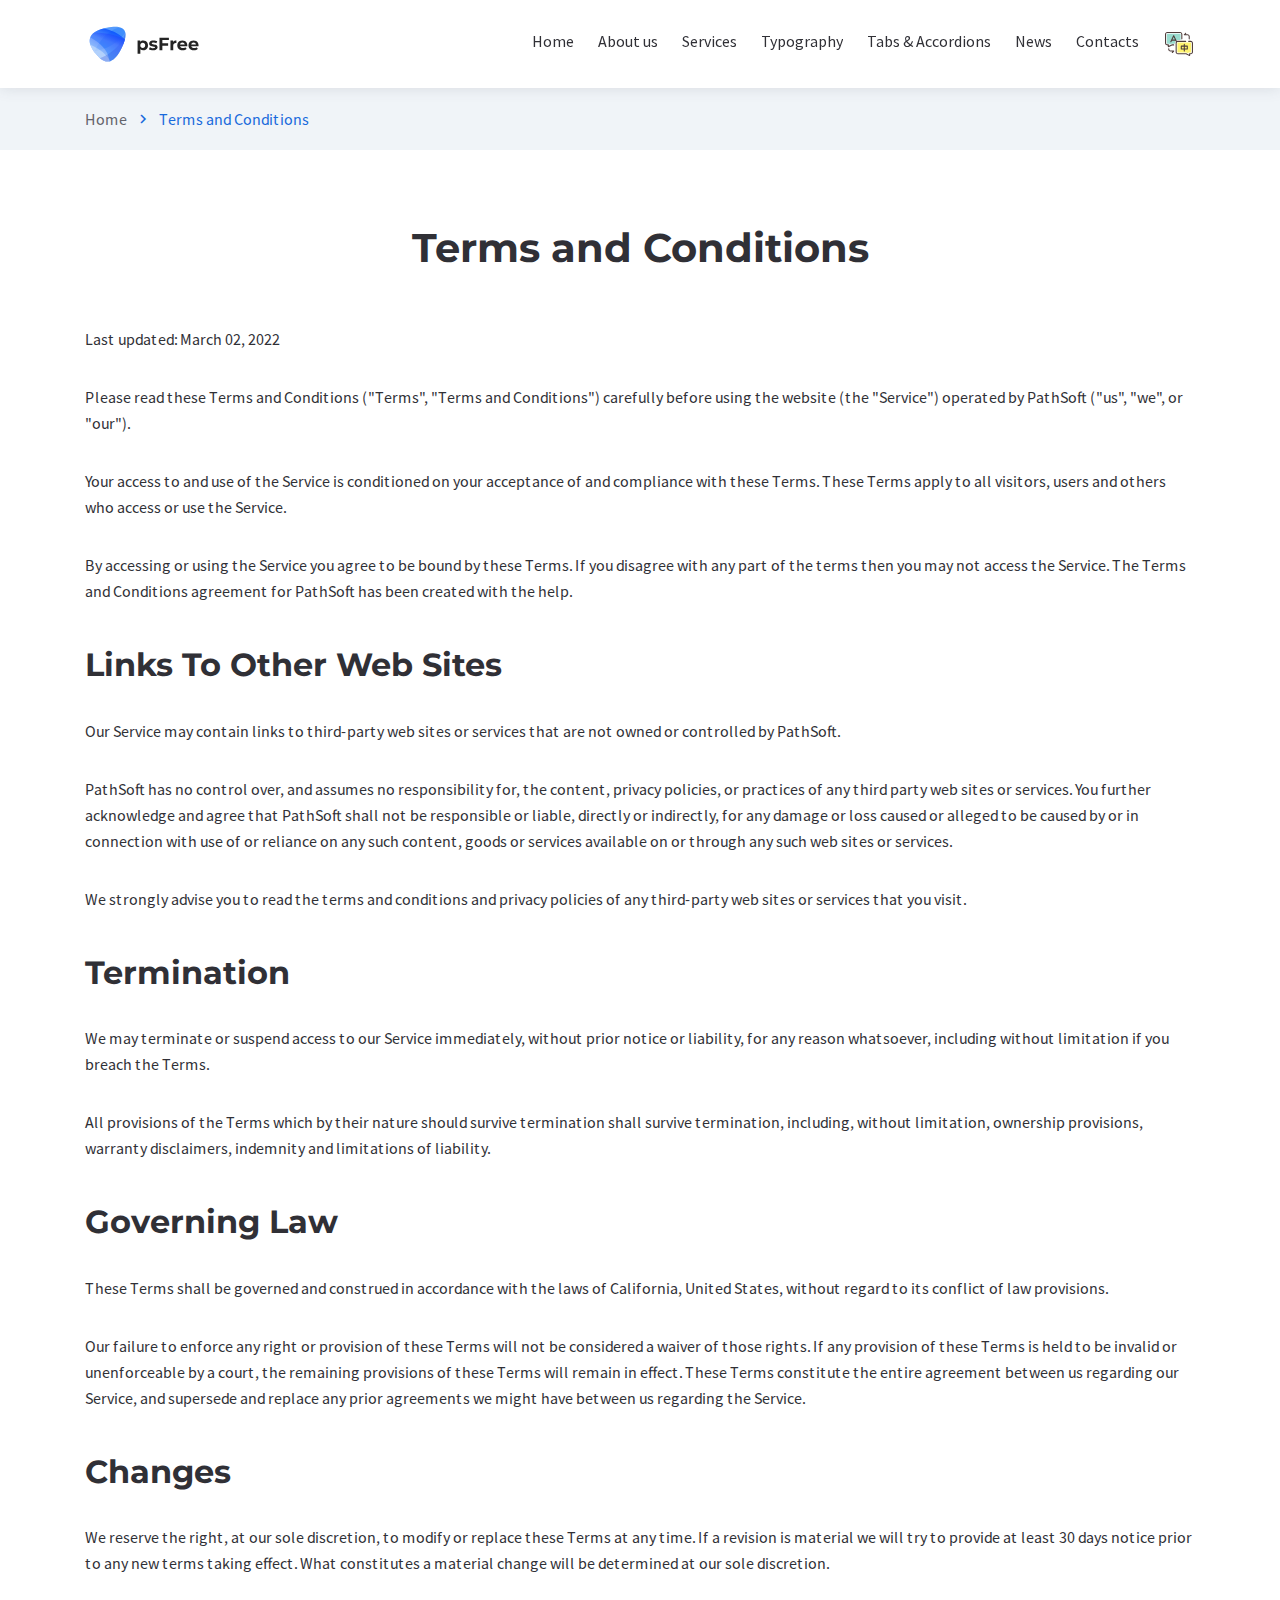
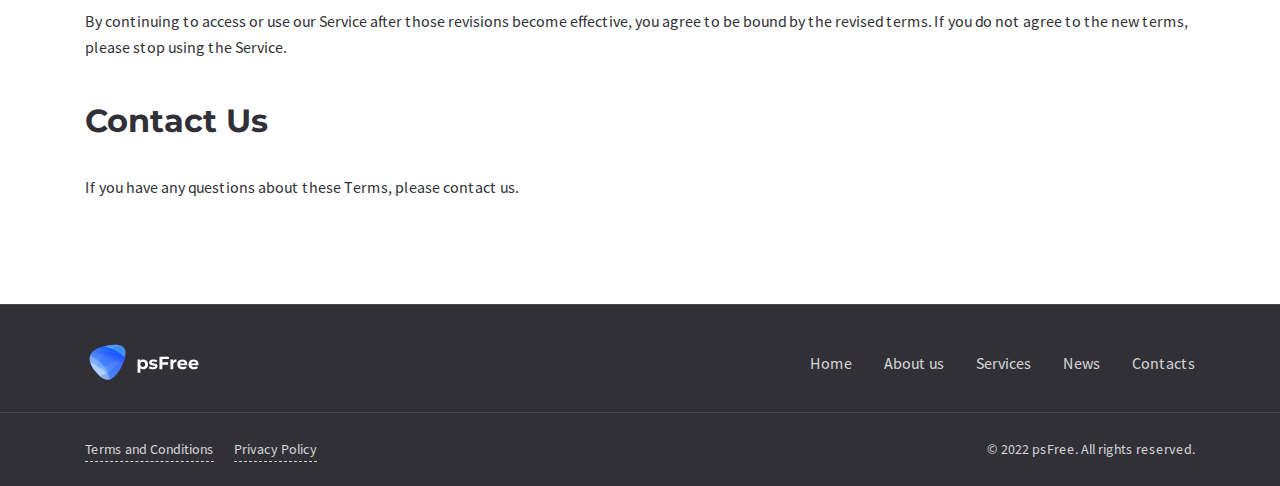
<file: website/terms-and-conditions.html>
<!DOCTYPE html><html lang="en">

<head>

    <meta charset="utf-8">

    <title>PathSoft - #1 The Fastest HTML5 Template</title>

    <meta name="description" content="Description">
    <meta http-equiv="X-UA-Compatible" content="IE=edge">
    <meta name="viewport" content="width=device-width, initial-scale=1, maximum-scale=2">
        
    <link rel="icon" href="assets/img/favicon/favicon.ico" type="image/x-icon"> 

    <link rel="stylesheet" href="assets/css/bootstrap-grid.css">
<link rel="stylesheet" href="assets/css/style.css">
    <link rel="preload" href="assets/fonts/source-sans-pro-v21-latin/source-sans-pro-v21-latin-regular.woff2" as="font" type="font/woff2" crossorigin>
<link rel="preload" href="assets/fonts/source-sans-pro-v21-latin/source-sans-pro-v21-latin-700.woff2" as="font" type="font/woff2" crossorigin>
<link rel="preload" href="assets/fonts/montserrat-v25-latin/montserrat-v25-latin-700.woff2" as="font" type="font/woff2" crossorigin>
<link rel="preload" href="assets/fonts/montserrat-v25-latin/montserrat-v25-latin-600.woff2" as="font" type="font/woff2" crossorigin>

<link rel="preload" href="assets/fonts/material-icons/material-icons.woff2" as="font" type="font/woff2" crossorigin>
<link rel="preload" href="assets/fonts/material-icons/material-icons-outlined.woff2" as="font" type="font/woff2" crossorigin>

</head>

<body>

	<main class="main">
		
		<div class="main-inner">

			<!-- Begin mobile main menu -->
<nav class="mmm">
    <div class="mmm-content">
        <ul class="mmm-list">
            <li>
                <a href="index.html">Home</a>
            </li>
            <li>
                <a href="about-us.html">About us</a>
            </li>
            <li>
                <a href="services.html">Services</a>
            </li>
            <li>
                <a href="typography.html">Typography</a>
            </li>
            <li>
                <a href="tabs-and-accordions.html">Tabs & Accordions</a>
            </li>
            <li>
                <a href="news.html">News</a>
            </li>
            <li>
                <a href="contacts.html">Contacts</a>
            </li>
            <li>
				<a style="cursor: pointer;" title="中英文切换" class="language-select">
					<svg class="icon" style="width: 2em;height: 2em;vertical-align: middle;fill: currentColor;overflow: hidden;" viewBox="0 0 1024 1024" version="1.1" xmlns="http://www.w3.org/2000/svg" p-id="777"><path d="M381.5 483.7c0-53.1 43.2-96.3 96.3-96.3h85v-187c0-9.4-7.6-17-17-17H137.9c-9.4 0-17 7.6-17 17v283.3c0 9.4 7.6 17 17 17h73.6v32.1l64.3-32.1h105.7v-17z" fill="#9ADCCF" p-id="778"></path><path d="M747.7 784h-270c-9.4 0-17-7.6-17-17V483.7c0-9.4 7.6-17 17-17h407.9c9.4 0 17 7.6 17 17V767c0 9.4-7.6 17-17 17H812v32.1L747.7 784z" fill="#FFF370" p-id="779"></path><path d="M341.8 523.4h-56.7c-2.6 0-5.2 0.6-7.6 1.8l-88.7 44.4v-29.2c0-9.4-7.6-17-17-17h-34c-21.9 0-39.7-17.8-39.7-39.7V200.5c0-21.9 17.8-39.7 39.7-39.7h407.9c21.9 0 39.7 17.8 39.7 39.7v147.3c0 9.4 7.6 17 17 17s17-7.6 17-17V200.5c0-40.6-33-73.6-73.6-73.6H137.9c-40.6 0-73.6 33-73.6 73.6v283.3c0 40.6 33 73.6 73.6 73.6h17V597c0 5.9 3 11.4 8.1 14.5 2.7 1.7 5.8 2.5 8.9 2.5 2.6 0 5.2-0.6 7.6-1.8l109.7-54.9h52.6c9.4 0 17-7.6 17-17 0-9.3-7.6-16.9-17-16.9z" fill="#4F3D3B" p-id="780"></path><path d="M885.7 410.1h-65.8c-9.4 0-17 7.6-17 17s7.6 17 17 17h65.8c21.9 0 39.7 17.8 39.7 39.7V767c0 21.9-17.8 39.7-39.7 39.7h-34c-9.4 0-17 7.6-17 17v29.2L746 808.4c-2.4-1.2-5-1.8-7.6-1.8H477.8c-21.9 0-39.7-17.8-39.7-39.7V483.7c0-21.9 17.8-39.7 39.7-39.7h249.3c9.4 0 17-7.6 17-17s-7.6-17-17-17H477.8c-12.9 0-25 3.3-35.5 9.2l-85-180.7c-2.8-6-8.8-9.8-15.4-9.8s-12.6 3.8-15.4 9.8l-90.6 192.6c-4 8.5-0.3 18.6 8.1 22.6 8.5 4 18.6 0.3 22.6-8.1l19.4-41.2h111.7l18.4 39.1c-7.6 11.6-12 25.4-12 40.2V767c0 40.6 33 73.6 73.6 73.6h256.6L844 895.5c2.4 1.2 5 1.8 7.6 1.8 3.1 0 6.2-0.9 8.9-2.5 5-3.1 8.1-8.6 8.1-14.5v-39.7h17c40.6 0 73.6-33 73.6-73.6V483.7c0.1-40.6-32.9-73.6-73.5-73.6z m-583.8-39.7l39.9-84.7 39.9 84.7h-79.8zM358 733.9c-0.2-0.6-0.3-1.1-0.5-1.7-0.2-0.6-0.6-1.1-0.9-1.7-0.2-0.4-0.4-0.8-0.7-1.2-1.2-1.9-2.9-3.5-4.7-4.7-0.4-0.3-0.8-0.4-1.2-0.6-0.6-0.3-1.1-0.7-1.7-0.9-0.5-0.2-1.1-0.3-1.7-0.5-0.5-0.2-1-0.3-1.5-0.4-1.1-0.2-2.2-0.3-3.3-0.3H241c-21.9 0-39.7-17.8-39.7-39.7v-17.1c0-9.4-7.6-17-17-17s-17 7.6-17 17V682c0 40.6 33 73.6 73.6 73.6h59.8L284.5 772c-6.6 6.6-6.6 17.4 0 24 3.3 3.3 7.7 5 12 5s8.7-1.7 12-5l45.3-45.3c0.8-0.8 1.5-1.7 2.1-2.6 0.3-0.4 0.4-0.8 0.7-1.2 0.3-0.6 0.6-1.1 0.9-1.7 0.2-0.5 0.4-1.1 0.5-1.7 0.1-0.5 0.3-1 0.4-1.5 0.4-2.2 0.4-4.5 0-6.7 0-0.5-0.2-1-0.4-1.4zM665.5 222.3c0.2 0.6 0.3 1.1 0.5 1.7 0.2 0.6 0.6 1.1 0.9 1.7 0.2 0.4 0.4 0.8 0.7 1.2 1.2 1.9 2.9 3.5 4.7 4.7 0.4 0.3 0.8 0.4 1.2 0.6 0.6 0.3 1.1 0.7 1.7 0.9 0.5 0.2 1.1 0.3 1.7 0.5 0.5 0.2 1 0.3 1.5 0.4 1.1 0.2 2.2 0.3 3.3 0.3h100.8c21.9 0 39.7 17.8 39.7 39.7v73.6c0 9.4 7.6 17 17 17s17-7.6 17-17V274c0-40.6-33-73.6-73.6-73.6h-59.8l16.3-16.3c6.6-6.6 6.6-17.4 0-24-6.6-6.6-17.4-6.6-24 0l-45.3 45.3c-0.8 0.8-1.5 1.7-2.1 2.6-0.3 0.4-0.4 0.8-0.7 1.2-0.3 0.6-0.6 1.1-0.9 1.7-0.2 0.5-0.4 1.1-0.5 1.7-0.1 0.5-0.3 1-0.4 1.5-0.4 2.2-0.4 4.5 0 6.7 0 0.5 0.2 1 0.3 1.5z" fill="#4F3D3B" p-id="781"></path><path d="M681.7 750c9.4 0 17-7.6 17-17v-45.3H778c9.4 0 17-7.6 17-17V580c0-9.4-7.6-17-17-17h-79.3v-45.3c0-9.4-7.6-17-17-17s-17 7.6-17 17V563h-79.3c-9.4 0-17 7.6-17 17v90.6c0 9.4 7.6 17 17 17h79.3V733c0 9.4 7.6 17 17 17z m17-153H761v56.7h-62.3V597z m-96.3 56.7V597h62.3v56.7h-62.3z" fill="#4F3D3B" p-id="782"></path></svg>
				</a>
			</li>
        </ul>
    </div>
</nav><!-- End mobile main menu -->
<div class="bff">
    <div class="container">
        <div class="row">
            <div class="col">
                <div class="bff-container">
                    <p>Get Full-Featured <br class="d-sm-none"> PathSoft Template</p>
                    <div class="btn-group justify-content-center justify-content-md-start">
                        <a href="https://www.templatemonster.com/website-templates/pathsoft-it-solutions-for-your-business-services-website-template-83414.html?utm_campaign=blog_site_KovalWeb&utm_source=KovalWeb&utm_medium=referral&aff=KovalWeb" class="btn btn-border btn-with-icon btn-small ripple">
                            <span>HTML5</span>
                            <svg class="btn-icon-right" viewBox="0 0 13 9" width="13" height="9"><use xlink:href="assets/img/sprite.svg#arrow-right"></use></svg>
                        </a>
                        <a href="https://www.templatemonster.com/wordpress-themes/pathsoft-it-solutions-for-your-business-services-wordpress-theme-99496.html?utm_campaign=blog_site_KovalWeb&utm_source=KovalWeb&utm_medium=referral&aff=KovalWeb" class="btn btn-border btn-with-icon btn-small ripple">
                            <span>WordPress</span>
                            <svg class="btn-icon-right" viewBox="0 0 13 9" width="13" height="9"><use xlink:href="assets/img/sprite.svg#arrow-right"></use></svg>
                        </a>
                    </div>
                </div>
            </div>
        </div>
    </div>
</div>
<header class="header header-minimal">
    <nav class="header-fixed">
        <div class="container">
            <div class="row flex-nowrap align-items-center justify-content-between">
                <div class="col-auto header-fixed-col logo-wrapper">
                    <a href="index.html" class="logo" title="PathSoft">
                        <img src="assets/img/logo.svg" width="115" height="36" alt="PathSoft">
                    </a>
                </div>
                <div class="col-auto col-xl col-static header-fixed-col d-none d-xl-block">
                    <div class="row flex-nowrap align-items-center justify-content-end">
                        <div class="col header-fixed-col d-none d-xl-block col-static">
                            <!-- Begin main menu -->
<nav class="main-mnu">
    <ul class="main-mnu-list">
        <li>
            <a href="index.html" data-title="Home">
                <span>Home</span>
            </a>
        </li>
        <li>
            <a href="about-us.html" data-title="About us">
                <span>About us</span>
            </a>
        </li>
        <li>
            <a href="services.html" data-title="Services">
                <span>Services</span>
            </a>
        </li>
        <li>
            <a href="typography.html" data-title="Typography">
                <span>Typography</span>
            </a>
        </li>
        <li>
            <a href="tabs-and-accordions.html" data-title="Tabs & Accordions">
                <span>Tabs & Accordions</span>
            </a>
        </li>
        <li>
            <a href="news.html" data-title="News">
                <span>News</span>
            </a>
        </li>
        <li>
            <a href="contacts.html" data-title="Contacts">
                <span>Contacts</span>
            </a>
        </li>
        <li>
			<a style="cursor: pointer;" title="中英文切换" class="language-select">
				<svg class="icon" style="width: 2em;height: 2em;vertical-align: middle;fill: currentColor;overflow: hidden;" viewBox="0 0 1024 1024" version="1.1" xmlns="http://www.w3.org/2000/svg" p-id="777"><path d="M381.5 483.7c0-53.1 43.2-96.3 96.3-96.3h85v-187c0-9.4-7.6-17-17-17H137.9c-9.4 0-17 7.6-17 17v283.3c0 9.4 7.6 17 17 17h73.6v32.1l64.3-32.1h105.7v-17z" fill="#9ADCCF" p-id="778"></path><path d="M747.7 784h-270c-9.4 0-17-7.6-17-17V483.7c0-9.4 7.6-17 17-17h407.9c9.4 0 17 7.6 17 17V767c0 9.4-7.6 17-17 17H812v32.1L747.7 784z" fill="#FFF370" p-id="779"></path><path d="M341.8 523.4h-56.7c-2.6 0-5.2 0.6-7.6 1.8l-88.7 44.4v-29.2c0-9.4-7.6-17-17-17h-34c-21.9 0-39.7-17.8-39.7-39.7V200.5c0-21.9 17.8-39.7 39.7-39.7h407.9c21.9 0 39.7 17.8 39.7 39.7v147.3c0 9.4 7.6 17 17 17s17-7.6 17-17V200.5c0-40.6-33-73.6-73.6-73.6H137.9c-40.6 0-73.6 33-73.6 73.6v283.3c0 40.6 33 73.6 73.6 73.6h17V597c0 5.9 3 11.4 8.1 14.5 2.7 1.7 5.8 2.5 8.9 2.5 2.6 0 5.2-0.6 7.6-1.8l109.7-54.9h52.6c9.4 0 17-7.6 17-17 0-9.3-7.6-16.9-17-16.9z" fill="#4F3D3B" p-id="780"></path><path d="M885.7 410.1h-65.8c-9.4 0-17 7.6-17 17s7.6 17 17 17h65.8c21.9 0 39.7 17.8 39.7 39.7V767c0 21.9-17.8 39.7-39.7 39.7h-34c-9.4 0-17 7.6-17 17v29.2L746 808.4c-2.4-1.2-5-1.8-7.6-1.8H477.8c-21.9 0-39.7-17.8-39.7-39.7V483.7c0-21.9 17.8-39.7 39.7-39.7h249.3c9.4 0 17-7.6 17-17s-7.6-17-17-17H477.8c-12.9 0-25 3.3-35.5 9.2l-85-180.7c-2.8-6-8.8-9.8-15.4-9.8s-12.6 3.8-15.4 9.8l-90.6 192.6c-4 8.5-0.3 18.6 8.1 22.6 8.5 4 18.6 0.3 22.6-8.1l19.4-41.2h111.7l18.4 39.1c-7.6 11.6-12 25.4-12 40.2V767c0 40.6 33 73.6 73.6 73.6h256.6L844 895.5c2.4 1.2 5 1.8 7.6 1.8 3.1 0 6.2-0.9 8.9-2.5 5-3.1 8.1-8.6 8.1-14.5v-39.7h17c40.6 0 73.6-33 73.6-73.6V483.7c0.1-40.6-32.9-73.6-73.5-73.6z m-583.8-39.7l39.9-84.7 39.9 84.7h-79.8zM358 733.9c-0.2-0.6-0.3-1.1-0.5-1.7-0.2-0.6-0.6-1.1-0.9-1.7-0.2-0.4-0.4-0.8-0.7-1.2-1.2-1.9-2.9-3.5-4.7-4.7-0.4-0.3-0.8-0.4-1.2-0.6-0.6-0.3-1.1-0.7-1.7-0.9-0.5-0.2-1.1-0.3-1.7-0.5-0.5-0.2-1-0.3-1.5-0.4-1.1-0.2-2.2-0.3-3.3-0.3H241c-21.9 0-39.7-17.8-39.7-39.7v-17.1c0-9.4-7.6-17-17-17s-17 7.6-17 17V682c0 40.6 33 73.6 73.6 73.6h59.8L284.5 772c-6.6 6.6-6.6 17.4 0 24 3.3 3.3 7.7 5 12 5s8.7-1.7 12-5l45.3-45.3c0.8-0.8 1.5-1.7 2.1-2.6 0.3-0.4 0.4-0.8 0.7-1.2 0.3-0.6 0.6-1.1 0.9-1.7 0.2-0.5 0.4-1.1 0.5-1.7 0.1-0.5 0.3-1 0.4-1.5 0.4-2.2 0.4-4.5 0-6.7 0-0.5-0.2-1-0.4-1.4zM665.5 222.3c0.2 0.6 0.3 1.1 0.5 1.7 0.2 0.6 0.6 1.1 0.9 1.7 0.2 0.4 0.4 0.8 0.7 1.2 1.2 1.9 2.9 3.5 4.7 4.7 0.4 0.3 0.8 0.4 1.2 0.6 0.6 0.3 1.1 0.7 1.7 0.9 0.5 0.2 1.1 0.3 1.7 0.5 0.5 0.2 1 0.3 1.5 0.4 1.1 0.2 2.2 0.3 3.3 0.3h100.8c21.9 0 39.7 17.8 39.7 39.7v73.6c0 9.4 7.6 17 17 17s17-7.6 17-17V274c0-40.6-33-73.6-73.6-73.6h-59.8l16.3-16.3c6.6-6.6 6.6-17.4 0-24-6.6-6.6-17.4-6.6-24 0l-45.3 45.3c-0.8 0.8-1.5 1.7-2.1 2.6-0.3 0.4-0.4 0.8-0.7 1.2-0.3 0.6-0.6 1.1-0.9 1.7-0.2 0.5-0.4 1.1-0.5 1.7-0.1 0.5-0.3 1-0.4 1.5-0.4 2.2-0.4 4.5 0 6.7 0 0.5 0.2 1 0.3 1.5z" fill="#4F3D3B" p-id="781"></path><path d="M681.7 750c9.4 0 17-7.6 17-17v-45.3H778c9.4 0 17-7.6 17-17V580c0-9.4-7.6-17-17-17h-79.3v-45.3c0-9.4-7.6-17-17-17s-17 7.6-17 17V563h-79.3c-9.4 0-17 7.6-17 17v90.6c0 9.4 7.6 17 17 17h79.3V733c0 9.4 7.6 17 17 17z m17-153H761v56.7h-62.3V597z m-96.3 56.7V597h62.3v56.7h-62.3z" fill="#4F3D3B" p-id="782"></path></svg>
			</a>
		</li>
    </ul>
</nav><!-- End main menu -->
                        </div>
                    </div>
                </div>
                <div class="col-auto d-block d-xl-none header-fixed-col">
                    <div class="main-mnu-btn">
                        <span class="bar bar-1"></span>
                        <span class="bar bar-2"></span>
                        <span class="bar bar-3"></span>
                        <span class="bar bar-4"></span>
                    </div>
                </div>
            </div>
        </div>
    </nav>
</header>

			<!-- Begin bread crumbs -->
			<nav class="bread-crumbs">
				<div class="container">
					<div class="row">
						<div class="col-12">
							<ul class="bread-crumbs-list">
								<li>
									<a href="index.html">Home</a>
									<i class="material-icons md-18">chevron_right</i>
								</li>
								<li>Terms and Conditions</li>
							</ul>
						</div>
					</div>
				</div>
			</nav><!-- End bread crumbs -->

			<div class="section">
				<div class="container">
					<div class="row">
						<div class="col-12">
							<div class="section-heading heading-center section-heading-animate">
								<h1>Terms and Conditions</h1>
							</div>
							<div class="content">
								<p>Last updated: March 02, 2022</p>
								<p>Please read these Terms and Conditions ("Terms", "Terms and Conditions") carefully before using the website (the "Service") operated by PathSoft ("us", "we", or "our").</p>
								<p>Your access to and use of the Service is conditioned on your acceptance of and compliance with these Terms. These
									Terms apply to all visitors, users and others who access or use the Service.</p>
								<p>By accessing or using the Service you agree to be bound by these Terms. If you disagree with any part of the
									terms then you may not access the Service. The Terms and Conditions agreement for PathSoft has been created with
									the help.</p>
								<h2>Links To Other Web Sites</h2>
								<p>Our Service may contain links to third-party web sites or services that are not owned or controlled by PathSoft.
								</p>
							
								<p>PathSoft has no control over, and assumes no responsibility for, the content, privacy policies, or practices of
									any third party web sites or services. You further acknowledge and agree that PathSoft shall not be responsible
									or liable, directly or indirectly, for any damage or loss caused or alleged to be caused by or in connection
									with use of or reliance on any such content, goods or services available on or through any such web sites or
									services.</p>
							
								<p>We strongly advise you to read the terms and conditions and privacy policies of any third-party web sites or
									services that you visit.</p>
							
								<h2>Termination</h2>
							
								<p>We may terminate or suspend access to our Service immediately, without prior notice or liability, for any reason
									whatsoever, including without limitation if you breach the Terms.</p>
							
								<p>All provisions of the Terms which by their nature should survive termination shall survive termination,
									including, without limitation, ownership provisions, warranty disclaimers, indemnity and limitations of
									liability.</p>
							
								<h2>Governing Law</h2>
							
								<p>These Terms shall be governed and construed in accordance with the laws of California, United States, without
									regard to its conflict of law provisions.</p>
							
								<p>Our failure to enforce any right or provision of these Terms will not be considered a waiver of those rights. If
									any provision of these Terms is held to be invalid or unenforceable by a court, the remaining provisions of
									these Terms will remain in effect. These Terms constitute the entire agreement between us regarding our Service,
									and supersede and replace any prior agreements we might have between us regarding the Service.</p>
							
								<h2>Changes</h2>
							
								<p>We reserve the right, at our sole discretion, to modify or replace these Terms at any time. If a revision is
									material we will try to provide at least 30 days notice prior to any new terms taking effect. What constitutes a
									material change will be determined at our sole discretion.</p>
							
								<p>By continuing to access or use our Service after those revisions become effective, you agree to be bound by the
									revised terms. If you do not agree to the new terms, please stop using the Service.</p>
							
							
								<h2>Contact Us</h2>
							
								<p>If you have any questions about these Terms, please contact us.</p>
							</div>
						</div>
					</div>
				</div>
			</div>

		</div>

		<div class="bff">
    <div class="container">
        <div class="row">
            <div class="col">
                <div class="bff-container">
                    <p>Get Full-Featured <br class="d-sm-none"> PathSoft Template</p>
                    <div class="btn-group justify-content-center justify-content-md-start">
                        <a href="https://www.templatemonster.com/website-templates/pathsoft-it-solutions-for-your-business-services-website-template-83414.html?utm_campaign=blog_site_KovalWeb&utm_source=KovalWeb&utm_medium=referral&aff=KovalWeb" class="btn btn-border btn-with-icon btn-small ripple">
                            <span>HTML5</span>
                            <svg class="btn-icon-right" viewBox="0 0 13 9" width="13" height="9"><use xlink:href="assets/img/sprite.svg#arrow-right"></use></svg>
                        </a>
                        <a href="https://www.templatemonster.com/wordpress-themes/pathsoft-it-solutions-for-your-business-services-wordpress-theme-99496.html?utm_campaign=blog_site_KovalWeb&utm_source=KovalWeb&utm_medium=referral&aff=KovalWeb" class="btn btn-border btn-with-icon btn-small ripple">
                            <span>WordPress</span>
                            <svg class="btn-icon-right" viewBox="0 0 13 9" width="13" height="9"><use xlink:href="assets/img/sprite.svg#arrow-right"></use></svg>
                        </a>
                    </div>
                </div>
            </div>
        </div>
    </div>
</div>

<!-- Begin footer -->
<footer class="footer footer-minimal">
    <div class="footer-main">
        <div class="container">
            <div class="row items align-items-center">
                <div class="col-lg-3 col-md-4 col-12 item">
                    <div class="widget-brand-info">
                        <div class="widget-brand-info-main">
                            <a href="index.html" class="logo" title="PathSoft">
                                <img data-src="assets/img/logo-white.svg" class="lazy" width="133" height="36" src="assets/img/logo-white.svg" alt="PathSoft" data-loaded="true" style="opacity: 1;">
                            </a>
                        </div>
                    </div>
                </div>
                <div class="col-md item">
                    <div class="footer-item">
                        <nav class="footer-nav">
                            <ul class="footer-mnu footer-mnu-line">
                                <li><a href="#!" class="hover-link" data-title="Home"><span>Home</span></a></li>
                                <li><a href="#!" class="hover-link" data-title="About us"><span>About us</span></a></li>
                                <li><a href="#!" class="hover-link" data-title="Services"><span>Services</span></a></li>
                                <li><a href="#!" class="hover-link" data-title="News"><span>News</span></a></li>
                                <li><a href="#!" class="hover-link" data-title="Contacts"><span>Contacts</span></a></li>
                            </ul>
                        </nav>
                    </div>
                </div>
            </div>
        </div>
    </div>
    <div class="footer-bottom">
        <div class="container">
            <div class="row justify-content-between items">
                <div class="col-md-auto col-12 item">
                    <nav class="footer-links">
                        <ul>
                            <li><a href="terms-and-conditions.html">Terms and Conditions</a></li>
                            <li><a href="privacy-policy.html">Privacy Policy</a></li>
                        </ul>
                    </nav>
                </div>
                <div class="col-md-auto col-12 item">
                    <div class="copyright">© 2022 psFree. All rights reserved.</div>
                </div>
            </div>
        </div>
    </div>
</footer><!-- End footer -->

	</main><!-- End main -->

	<script src="assets/libs/jquery/jquery.min.js"></script>
<script src="assets/libs/lozad/lozad.min.js"></script>
<script src="assets/libs/device/device.js"></script>
<script src="assets/libs/spincrement/jquery.spincrement.min.js"></script>
<script src="assets/libs/pristine/pristine.min.js"></script>
<script src="assets/js/custom.js"></script>
<script src="assets/js/forms.js"></script>

<script src="assets/js/translate.js"></script>
<script src="assets/js/language.js"></script>
</body>
</html>
</file>
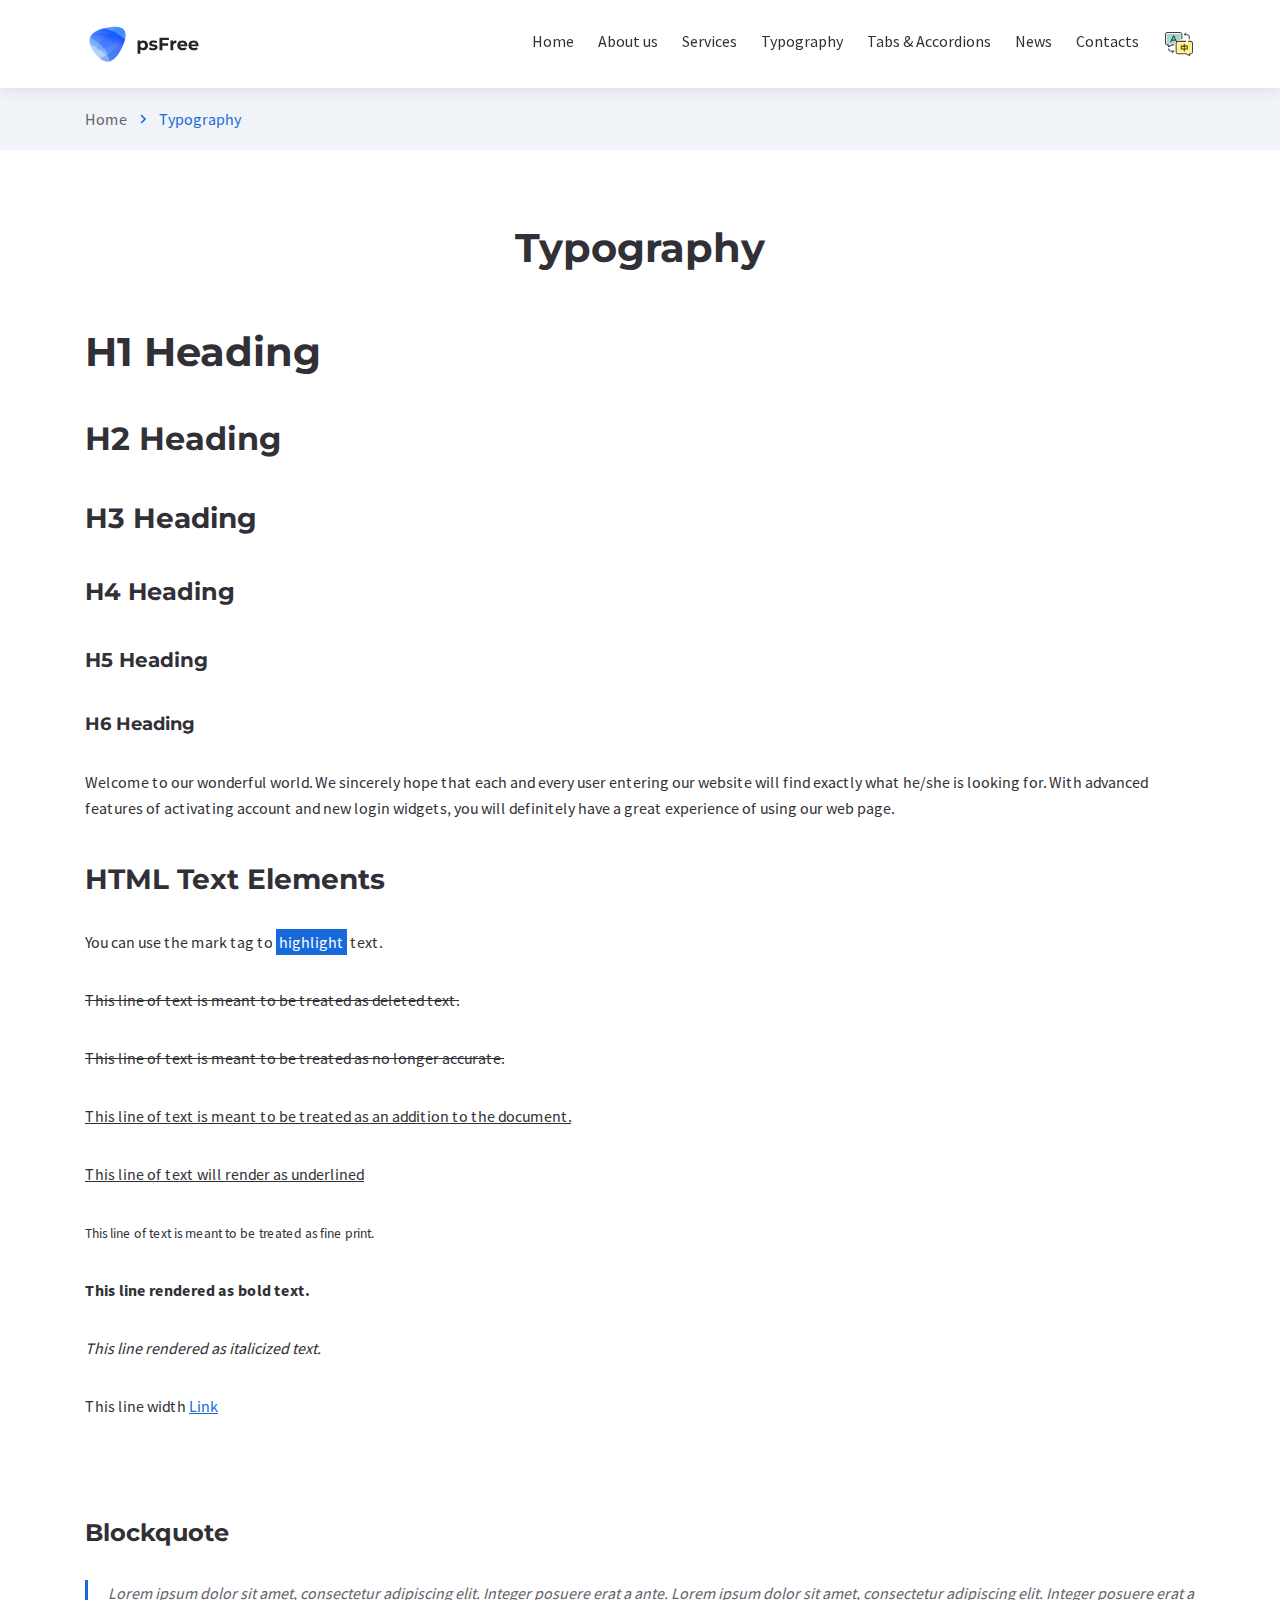
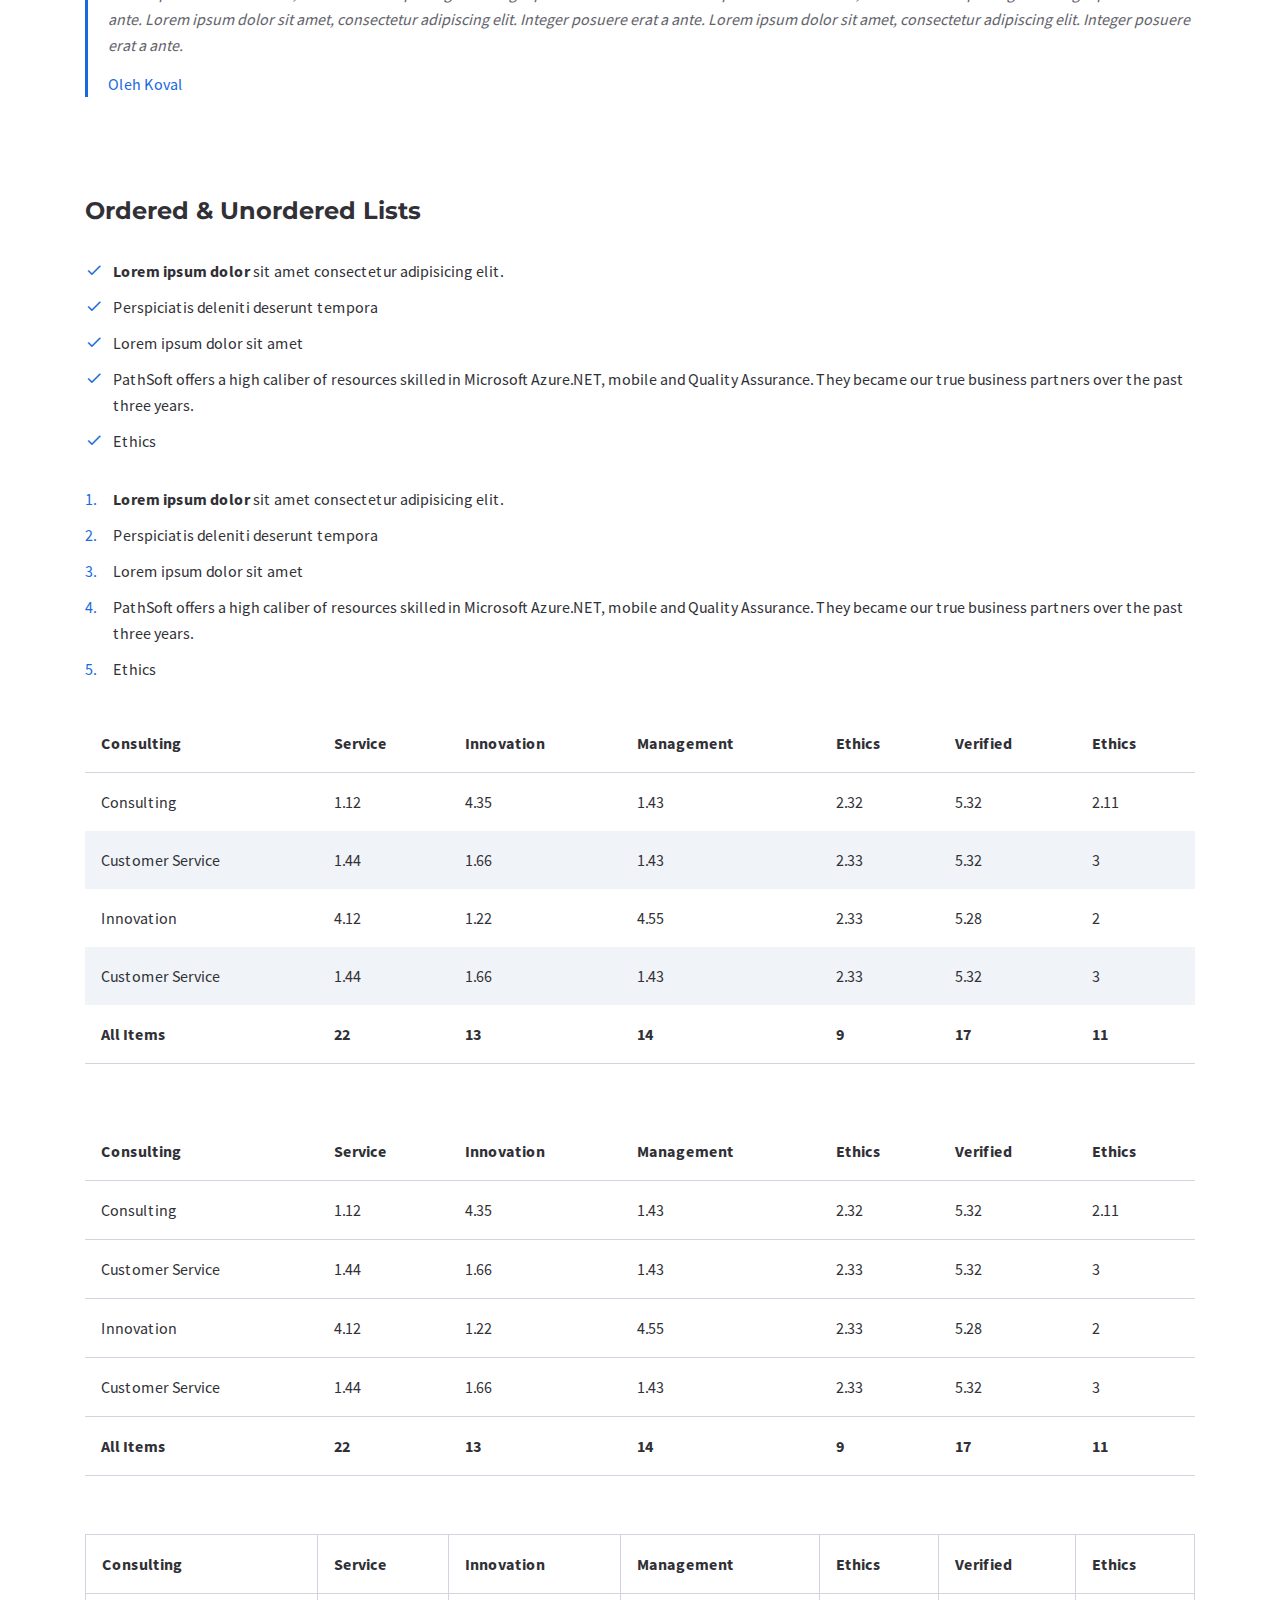
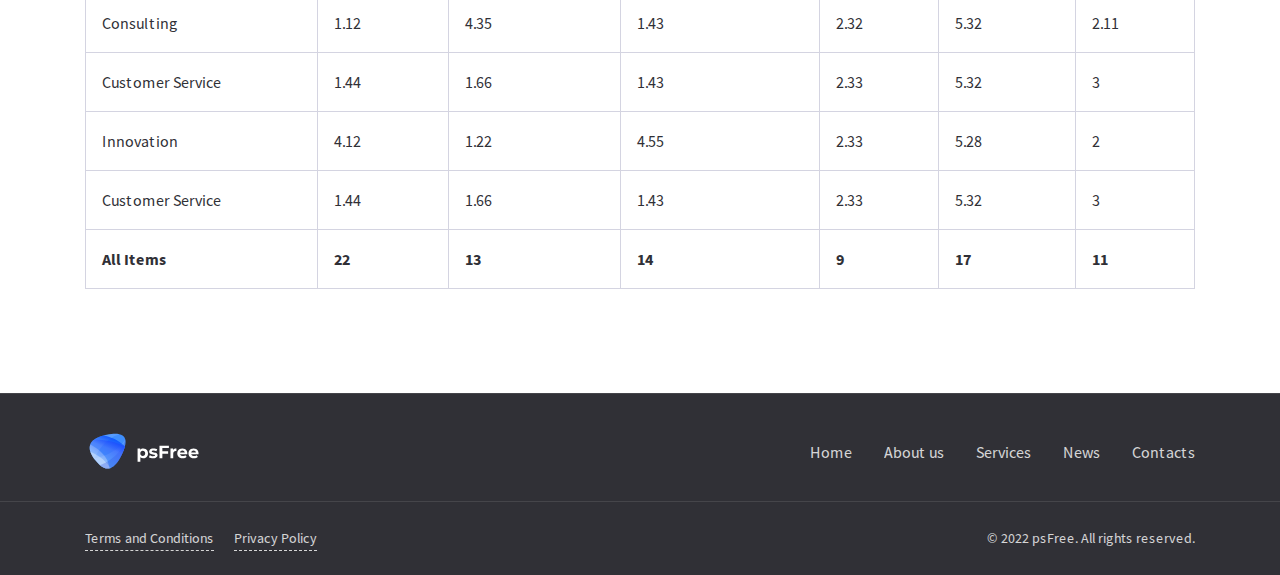
<file: website/typography.html>
<!DOCTYPE html><html lang="en">

<head>

    <meta charset="utf-8">

    <title>PathSoft - #1 The Fastest HTML5 Template</title>

    <meta name="description" content="Description">
    <meta http-equiv="X-UA-Compatible" content="IE=edge">
    <meta name="viewport" content="width=device-width, initial-scale=1, maximum-scale=2">
        
    <link rel="icon" href="assets/img/favicon/favicon.ico" type="image/x-icon"> 

    <link rel="stylesheet" href="assets/css/bootstrap-grid.css">
<link rel="stylesheet" href="assets/css/style.css">
    <link rel="preload" href="assets/fonts/source-sans-pro-v21-latin/source-sans-pro-v21-latin-regular.woff2" as="font" type="font/woff2" crossorigin>
<link rel="preload" href="assets/fonts/source-sans-pro-v21-latin/source-sans-pro-v21-latin-700.woff2" as="font" type="font/woff2" crossorigin>
<link rel="preload" href="assets/fonts/montserrat-v25-latin/montserrat-v25-latin-700.woff2" as="font" type="font/woff2" crossorigin>
<link rel="preload" href="assets/fonts/montserrat-v25-latin/montserrat-v25-latin-600.woff2" as="font" type="font/woff2" crossorigin>

<link rel="preload" href="assets/fonts/material-icons/material-icons.woff2" as="font" type="font/woff2" crossorigin>
<link rel="preload" href="assets/fonts/material-icons/material-icons-outlined.woff2" as="font" type="font/woff2" crossorigin>

</head>

<body>

	<main class="main">
		
		<div class="main-inner">

			<!-- Begin mobile main menu -->
<nav class="mmm">
    <div class="mmm-content">
        <ul class="mmm-list">
            <li>
                <a href="index.html">Home</a>
            </li>
            <li>
                <a href="about-us.html">About us</a>
            </li>
            <li>
                <a href="services.html">Services</a>
            </li>
            <li>
                <a href="typography.html">Typography</a>
            </li>
            <li>
                <a href="tabs-and-accordions.html">Tabs & Accordions</a>
            </li>
            <li>
                <a href="news.html">News</a>
            </li>
            <li>
                <a href="contacts.html">Contacts</a>
            </li>
            <li>
				<a style="cursor: pointer;" title="中英文切换" class="language-select">
					<svg class="icon" style="width: 2em;height: 2em;vertical-align: middle;fill: currentColor;overflow: hidden;" viewBox="0 0 1024 1024" version="1.1" xmlns="http://www.w3.org/2000/svg" p-id="777"><path d="M381.5 483.7c0-53.1 43.2-96.3 96.3-96.3h85v-187c0-9.4-7.6-17-17-17H137.9c-9.4 0-17 7.6-17 17v283.3c0 9.4 7.6 17 17 17h73.6v32.1l64.3-32.1h105.7v-17z" fill="#9ADCCF" p-id="778"></path><path d="M747.7 784h-270c-9.4 0-17-7.6-17-17V483.7c0-9.4 7.6-17 17-17h407.9c9.4 0 17 7.6 17 17V767c0 9.4-7.6 17-17 17H812v32.1L747.7 784z" fill="#FFF370" p-id="779"></path><path d="M341.8 523.4h-56.7c-2.6 0-5.2 0.6-7.6 1.8l-88.7 44.4v-29.2c0-9.4-7.6-17-17-17h-34c-21.9 0-39.7-17.8-39.7-39.7V200.5c0-21.9 17.8-39.7 39.7-39.7h407.9c21.9 0 39.7 17.8 39.7 39.7v147.3c0 9.4 7.6 17 17 17s17-7.6 17-17V200.5c0-40.6-33-73.6-73.6-73.6H137.9c-40.6 0-73.6 33-73.6 73.6v283.3c0 40.6 33 73.6 73.6 73.6h17V597c0 5.9 3 11.4 8.1 14.5 2.7 1.7 5.8 2.5 8.9 2.5 2.6 0 5.2-0.6 7.6-1.8l109.7-54.9h52.6c9.4 0 17-7.6 17-17 0-9.3-7.6-16.9-17-16.9z" fill="#4F3D3B" p-id="780"></path><path d="M885.7 410.1h-65.8c-9.4 0-17 7.6-17 17s7.6 17 17 17h65.8c21.9 0 39.7 17.8 39.7 39.7V767c0 21.9-17.8 39.7-39.7 39.7h-34c-9.4 0-17 7.6-17 17v29.2L746 808.4c-2.4-1.2-5-1.8-7.6-1.8H477.8c-21.9 0-39.7-17.8-39.7-39.7V483.7c0-21.9 17.8-39.7 39.7-39.7h249.3c9.4 0 17-7.6 17-17s-7.6-17-17-17H477.8c-12.9 0-25 3.3-35.5 9.2l-85-180.7c-2.8-6-8.8-9.8-15.4-9.8s-12.6 3.8-15.4 9.8l-90.6 192.6c-4 8.5-0.3 18.6 8.1 22.6 8.5 4 18.6 0.3 22.6-8.1l19.4-41.2h111.7l18.4 39.1c-7.6 11.6-12 25.4-12 40.2V767c0 40.6 33 73.6 73.6 73.6h256.6L844 895.5c2.4 1.2 5 1.8 7.6 1.8 3.1 0 6.2-0.9 8.9-2.5 5-3.1 8.1-8.6 8.1-14.5v-39.7h17c40.6 0 73.6-33 73.6-73.6V483.7c0.1-40.6-32.9-73.6-73.5-73.6z m-583.8-39.7l39.9-84.7 39.9 84.7h-79.8zM358 733.9c-0.2-0.6-0.3-1.1-0.5-1.7-0.2-0.6-0.6-1.1-0.9-1.7-0.2-0.4-0.4-0.8-0.7-1.2-1.2-1.9-2.9-3.5-4.7-4.7-0.4-0.3-0.8-0.4-1.2-0.6-0.6-0.3-1.1-0.7-1.7-0.9-0.5-0.2-1.1-0.3-1.7-0.5-0.5-0.2-1-0.3-1.5-0.4-1.1-0.2-2.2-0.3-3.3-0.3H241c-21.9 0-39.7-17.8-39.7-39.7v-17.1c0-9.4-7.6-17-17-17s-17 7.6-17 17V682c0 40.6 33 73.6 73.6 73.6h59.8L284.5 772c-6.6 6.6-6.6 17.4 0 24 3.3 3.3 7.7 5 12 5s8.7-1.7 12-5l45.3-45.3c0.8-0.8 1.5-1.7 2.1-2.6 0.3-0.4 0.4-0.8 0.7-1.2 0.3-0.6 0.6-1.1 0.9-1.7 0.2-0.5 0.4-1.1 0.5-1.7 0.1-0.5 0.3-1 0.4-1.5 0.4-2.2 0.4-4.5 0-6.7 0-0.5-0.2-1-0.4-1.4zM665.5 222.3c0.2 0.6 0.3 1.1 0.5 1.7 0.2 0.6 0.6 1.1 0.9 1.7 0.2 0.4 0.4 0.8 0.7 1.2 1.2 1.9 2.9 3.5 4.7 4.7 0.4 0.3 0.8 0.4 1.2 0.6 0.6 0.3 1.1 0.7 1.7 0.9 0.5 0.2 1.1 0.3 1.7 0.5 0.5 0.2 1 0.3 1.5 0.4 1.1 0.2 2.2 0.3 3.3 0.3h100.8c21.9 0 39.7 17.8 39.7 39.7v73.6c0 9.4 7.6 17 17 17s17-7.6 17-17V274c0-40.6-33-73.6-73.6-73.6h-59.8l16.3-16.3c6.6-6.6 6.6-17.4 0-24-6.6-6.6-17.4-6.6-24 0l-45.3 45.3c-0.8 0.8-1.5 1.7-2.1 2.6-0.3 0.4-0.4 0.8-0.7 1.2-0.3 0.6-0.6 1.1-0.9 1.7-0.2 0.5-0.4 1.1-0.5 1.7-0.1 0.5-0.3 1-0.4 1.5-0.4 2.2-0.4 4.5 0 6.7 0 0.5 0.2 1 0.3 1.5z" fill="#4F3D3B" p-id="781"></path><path d="M681.7 750c9.4 0 17-7.6 17-17v-45.3H778c9.4 0 17-7.6 17-17V580c0-9.4-7.6-17-17-17h-79.3v-45.3c0-9.4-7.6-17-17-17s-17 7.6-17 17V563h-79.3c-9.4 0-17 7.6-17 17v90.6c0 9.4 7.6 17 17 17h79.3V733c0 9.4 7.6 17 17 17z m17-153H761v56.7h-62.3V597z m-96.3 56.7V597h62.3v56.7h-62.3z" fill="#4F3D3B" p-id="782"></path></svg>
				</a>
			</li>
        </ul>
    </div>
</nav><!-- End mobile main menu -->
<div class="bff">
    <div class="container">
        <div class="row">
            <div class="col">
                <div class="bff-container">
                    <p>Get Full-Featured <br class="d-sm-none"> PathSoft Template</p>
                    <div class="btn-group justify-content-center justify-content-md-start">
                        <a href="https://www.templatemonster.com/website-templates/pathsoft-it-solutions-for-your-business-services-website-template-83414.html?utm_campaign=blog_site_KovalWeb&utm_source=KovalWeb&utm_medium=referral&aff=KovalWeb" class="btn btn-border btn-with-icon btn-small ripple">
                            <span>HTML5</span>
                            <svg class="btn-icon-right" viewBox="0 0 13 9" width="13" height="9"><use xlink:href="assets/img/sprite.svg#arrow-right"></use></svg>
                        </a>
                        <a href="https://www.templatemonster.com/wordpress-themes/pathsoft-it-solutions-for-your-business-services-wordpress-theme-99496.html?utm_campaign=blog_site_KovalWeb&utm_source=KovalWeb&utm_medium=referral&aff=KovalWeb" class="btn btn-border btn-with-icon btn-small ripple">
                            <span>WordPress</span>
                            <svg class="btn-icon-right" viewBox="0 0 13 9" width="13" height="9"><use xlink:href="assets/img/sprite.svg#arrow-right"></use></svg>
                        </a>
                    </div>
                </div>
            </div>
        </div>
    </div>
</div>
<header class="header header-minimal">
    <nav class="header-fixed">
        <div class="container">
            <div class="row flex-nowrap align-items-center justify-content-between">
                <div class="col-auto header-fixed-col logo-wrapper">
                    <a href="index.html" class="logo" title="PathSoft">
                        <img src="assets/img/logo.svg" width="115" height="36" alt="PathSoft">
                    </a>
                </div>
                <div class="col-auto col-xl col-static header-fixed-col d-none d-xl-block">
                    <div class="row flex-nowrap align-items-center justify-content-end">
                        <div class="col header-fixed-col d-none d-xl-block col-static">
                            <!-- Begin main menu -->
<nav class="main-mnu">
    <ul class="main-mnu-list">
        <li>
            <a href="index.html" data-title="Home">
                <span>Home</span>
            </a>
        </li>
        <li>
            <a href="about-us.html" data-title="About us">
                <span>About us</span>
            </a>
        </li>
        <li>
            <a href="services.html" data-title="Services">
                <span>Services</span>
            </a>
        </li>
        <li>
            <a href="typography.html" data-title="Typography">
                <span>Typography</span>
            </a>
        </li>
        <li>
            <a href="tabs-and-accordions.html" data-title="Tabs & Accordions">
                <span>Tabs & Accordions</span>
            </a>
        </li>
        <li>
            <a href="news.html" data-title="News">
                <span>News</span>
            </a>
        </li>
        <li>
            <a href="contacts.html" data-title="Contacts">
                <span>Contacts</span>
            </a>
        </li>
        <li>
			<a style="cursor: pointer;" title="中英文切换" class="language-select">
				<svg class="icon" style="width: 2em;height: 2em;vertical-align: middle;fill: currentColor;overflow: hidden;" viewBox="0 0 1024 1024" version="1.1" xmlns="http://www.w3.org/2000/svg" p-id="777"><path d="M381.5 483.7c0-53.1 43.2-96.3 96.3-96.3h85v-187c0-9.4-7.6-17-17-17H137.9c-9.4 0-17 7.6-17 17v283.3c0 9.4 7.6 17 17 17h73.6v32.1l64.3-32.1h105.7v-17z" fill="#9ADCCF" p-id="778"></path><path d="M747.7 784h-270c-9.4 0-17-7.6-17-17V483.7c0-9.4 7.6-17 17-17h407.9c9.4 0 17 7.6 17 17V767c0 9.4-7.6 17-17 17H812v32.1L747.7 784z" fill="#FFF370" p-id="779"></path><path d="M341.8 523.4h-56.7c-2.6 0-5.2 0.6-7.6 1.8l-88.7 44.4v-29.2c0-9.4-7.6-17-17-17h-34c-21.9 0-39.7-17.8-39.7-39.7V200.5c0-21.9 17.8-39.7 39.7-39.7h407.9c21.9 0 39.7 17.8 39.7 39.7v147.3c0 9.4 7.6 17 17 17s17-7.6 17-17V200.5c0-40.6-33-73.6-73.6-73.6H137.9c-40.6 0-73.6 33-73.6 73.6v283.3c0 40.6 33 73.6 73.6 73.6h17V597c0 5.9 3 11.4 8.1 14.5 2.7 1.7 5.8 2.5 8.9 2.5 2.6 0 5.2-0.6 7.6-1.8l109.7-54.9h52.6c9.4 0 17-7.6 17-17 0-9.3-7.6-16.9-17-16.9z" fill="#4F3D3B" p-id="780"></path><path d="M885.7 410.1h-65.8c-9.4 0-17 7.6-17 17s7.6 17 17 17h65.8c21.9 0 39.7 17.8 39.7 39.7V767c0 21.9-17.8 39.7-39.7 39.7h-34c-9.4 0-17 7.6-17 17v29.2L746 808.4c-2.4-1.2-5-1.8-7.6-1.8H477.8c-21.9 0-39.7-17.8-39.7-39.7V483.7c0-21.9 17.8-39.7 39.7-39.7h249.3c9.4 0 17-7.6 17-17s-7.6-17-17-17H477.8c-12.9 0-25 3.3-35.5 9.2l-85-180.7c-2.8-6-8.8-9.8-15.4-9.8s-12.6 3.8-15.4 9.8l-90.6 192.6c-4 8.5-0.3 18.6 8.1 22.6 8.5 4 18.6 0.3 22.6-8.1l19.4-41.2h111.7l18.4 39.1c-7.6 11.6-12 25.4-12 40.2V767c0 40.6 33 73.6 73.6 73.6h256.6L844 895.5c2.4 1.2 5 1.8 7.6 1.8 3.1 0 6.2-0.9 8.9-2.5 5-3.1 8.1-8.6 8.1-14.5v-39.7h17c40.6 0 73.6-33 73.6-73.6V483.7c0.1-40.6-32.9-73.6-73.5-73.6z m-583.8-39.7l39.9-84.7 39.9 84.7h-79.8zM358 733.9c-0.2-0.6-0.3-1.1-0.5-1.7-0.2-0.6-0.6-1.1-0.9-1.7-0.2-0.4-0.4-0.8-0.7-1.2-1.2-1.9-2.9-3.5-4.7-4.7-0.4-0.3-0.8-0.4-1.2-0.6-0.6-0.3-1.1-0.7-1.7-0.9-0.5-0.2-1.1-0.3-1.7-0.5-0.5-0.2-1-0.3-1.5-0.4-1.1-0.2-2.2-0.3-3.3-0.3H241c-21.9 0-39.7-17.8-39.7-39.7v-17.1c0-9.4-7.6-17-17-17s-17 7.6-17 17V682c0 40.6 33 73.6 73.6 73.6h59.8L284.5 772c-6.6 6.6-6.6 17.4 0 24 3.3 3.3 7.7 5 12 5s8.7-1.7 12-5l45.3-45.3c0.8-0.8 1.5-1.7 2.1-2.6 0.3-0.4 0.4-0.8 0.7-1.2 0.3-0.6 0.6-1.1 0.9-1.7 0.2-0.5 0.4-1.1 0.5-1.7 0.1-0.5 0.3-1 0.4-1.5 0.4-2.2 0.4-4.5 0-6.7 0-0.5-0.2-1-0.4-1.4zM665.5 222.3c0.2 0.6 0.3 1.1 0.5 1.7 0.2 0.6 0.6 1.1 0.9 1.7 0.2 0.4 0.4 0.8 0.7 1.2 1.2 1.9 2.9 3.5 4.7 4.7 0.4 0.3 0.8 0.4 1.2 0.6 0.6 0.3 1.1 0.7 1.7 0.9 0.5 0.2 1.1 0.3 1.7 0.5 0.5 0.2 1 0.3 1.5 0.4 1.1 0.2 2.2 0.3 3.3 0.3h100.8c21.9 0 39.7 17.8 39.7 39.7v73.6c0 9.4 7.6 17 17 17s17-7.6 17-17V274c0-40.6-33-73.6-73.6-73.6h-59.8l16.3-16.3c6.6-6.6 6.6-17.4 0-24-6.6-6.6-17.4-6.6-24 0l-45.3 45.3c-0.8 0.8-1.5 1.7-2.1 2.6-0.3 0.4-0.4 0.8-0.7 1.2-0.3 0.6-0.6 1.1-0.9 1.7-0.2 0.5-0.4 1.1-0.5 1.7-0.1 0.5-0.3 1-0.4 1.5-0.4 2.2-0.4 4.5 0 6.7 0 0.5 0.2 1 0.3 1.5z" fill="#4F3D3B" p-id="781"></path><path d="M681.7 750c9.4 0 17-7.6 17-17v-45.3H778c9.4 0 17-7.6 17-17V580c0-9.4-7.6-17-17-17h-79.3v-45.3c0-9.4-7.6-17-17-17s-17 7.6-17 17V563h-79.3c-9.4 0-17 7.6-17 17v90.6c0 9.4 7.6 17 17 17h79.3V733c0 9.4 7.6 17 17 17z m17-153H761v56.7h-62.3V597z m-96.3 56.7V597h62.3v56.7h-62.3z" fill="#4F3D3B" p-id="782"></path></svg>
			</a>
		</li>
    </ul>
</nav><!-- End main menu -->
                        </div>
                    </div>
                </div>
                <div class="col-auto d-block d-xl-none header-fixed-col">
                    <div class="main-mnu-btn">
                        <span class="bar bar-1"></span>
                        <span class="bar bar-2"></span>
                        <span class="bar bar-3"></span>
                        <span class="bar bar-4"></span>
                    </div>
                </div>
            </div>
        </div>
    </nav>
</header>

			<!-- Begin bread crumbs -->
			<nav class="bread-crumbs">
				<div class="container">
					<div class="row">
						<div class="col-12">
							<ul class="bread-crumbs-list">
								<li>
									<a href="index.html">Home</a>
									<i class="material-icons md-18">chevron_right</i>
								</li>
								<li>Typography</li>
							</ul>
						</div>
					</div>
				</div>
			</nav><!-- End bread crumbs -->

			<div class="section">
				<div class="container">
					<div class="row">
						<div class="col-12">
							<div class="section-heading heading-center">
								<h1>Typography</h1>
							</div>
						</div>
						<div class="col-12">
							<div class="content">
								<h1>H1 Heading</h1>
								<h2>H2 Heading</h2>
								<h3>H3 Heading</h3>
								<h4>H4 Heading</h4>
								<h5>H5 Heading</h5>
								<h6>H6 Heading</h6>
								<p>Welcome to our wonderful world. We sincerely hope that each and every user entering our website will find
									exactly what he/she is looking for. With advanced features of activating account and new login widgets,
									you will definitely have a great experience of using our web page.</p>
								<h3>HTML Text Elements</h3>
								<p>You can use the mark tag to <mark>highlight</mark> text.</p>
								<p><del>This line of text is meant to be treated as deleted text.</del></p>
								<p><s>This line of text is meant to be treated as no longer accurate.</s></p>
								<p><ins>This line of text is meant to be treated as an addition to the document.</ins></p>
								<p><u>This line of text will render as underlined</u></p>
								<p><small>This line of text is meant to be treated as fine print.</small></p>
								<p><strong>This line rendered as bold text.</strong></p>
								<p><em>This line rendered as italicized text.</em></p>
								<p>This line width <a href="#!">Link</a></p>
								<br>
								<h4>Blockquote</h4>
								<blockquote>
									<p>Lorem ipsum dolor sit amet, consectetur adipiscing elit. Integer posuere erat a ante. Lorem ipsum
										dolor sit amet, consectetur adipiscing elit. Integer posuere erat a ante. Lorem ipsum dolor sit
										amet, consectetur adipiscing elit. Integer posuere erat a ante. Lorem ipsum dolor sit amet,
										consectetur adipiscing elit. Integer posuere erat a ante.</p>
									<footer>Oleh Koval</footer>
								</blockquote>
								<br>
								<h4>Ordered & Unordered Lists</h4>
								<ul>
									<li><strong>Lorem ipsum dolor</strong> sit amet consectetur adipisicing elit.</li>
									<li>Perspiciatis deleniti deserunt tempora</li>
									<li>Lorem ipsum dolor sit amet</li>
									<li>PathSoft offers a high caliber of resources skilled in Microsoft Azure.NET, mobile and Quality
										Assurance. They became our true business partners over the past three years.</li>
									<li>Ethics</li>
								</ul>
								<ol>
									<li><strong>Lorem ipsum dolor</strong> sit amet consectetur adipisicing elit.</li>
									<li>Perspiciatis deleniti deserunt tempora</li>
									<li>Lorem ipsum dolor sit amet</li>
									<li>PathSoft offers a high caliber of resources skilled in Microsoft Azure.NET, mobile and Quality
										Assurance. They became our true business partners over the past three years.</li>
									<li>Ethics</li>
								</ol>
								<table>
									<thead>
										<tr>
											<th>Consulting</th>
											<th>Service</th>
											<th>Innovation</th>
											<th>Management</th>
											<th>Ethics</th>
											<th>Verified </th>
											<th>Ethics</th>
										</tr>
									</thead>
									<tbody>
										<tr>
											<td>Consulting</td>
											<td>1.12</td>
											<td>4.35</td>
											<td>1.43</td>
											<td>2.32</td>
											<td>5.32</td>
											<td>2.11</td>
										</tr>
										<tr>
											<td>Customer Service</td>
											<td>1.44</td>
											<td>1.66</td>
											<td>1.43</td>
											<td>2.33</td>
											<td>5.32</td>
											<td>3</td>
										</tr>
										<tr>
											<td>Innovation</td>
											<td>4.12</td>
											<td>1.22</td>
											<td>4.55</td>
											<td>2.33</td>
											<td>5.28</td>
											<td>2</td>
										</tr>
										<tr>
											<td>Customer Service</td>
											<td>1.44</td>
											<td>1.66</td>
											<td>1.43</td>
											<td>2.33</td>
											<td>5.32</td>
											<td>3</td>
										</tr>
									</tbody>
									<tfoot>
										<tr>
											<td>All Items</td>
											<td>22</td>
											<td>13</td>
											<td>14</td>
											<td>9</td>
											<td>17</td>
											<td>11</td>
										</tr>
									</tfoot>
								</table>
								<br>
								<table class="table-secondary">
									<thead>
										<tr>
											<th>Consulting</th>
											<th>Service</th>
											<th>Innovation</th>
											<th>Management</th>
											<th>Ethics</th>
											<th>Verified </th>
											<th>Ethics</th>
										</tr>
									</thead>
									<tbody>
										<tr>
											<td>Consulting</td>
											<td>1.12</td>
											<td>4.35</td>
											<td>1.43</td>
											<td>2.32</td>
											<td>5.32</td>
											<td>2.11</td>
										</tr>
										<tr>
											<td>Customer Service</td>
											<td>1.44</td>
											<td>1.66</td>
											<td>1.43</td>
											<td>2.33</td>
											<td>5.32</td>
											<td>3</td>
										</tr>
										<tr>
											<td>Innovation</td>
											<td>4.12</td>
											<td>1.22</td>
											<td>4.55</td>
											<td>2.33</td>
											<td>5.28</td>
											<td>2</td>
										</tr>
										<tr>
											<td>Customer Service</td>
											<td>1.44</td>
											<td>1.66</td>
											<td>1.43</td>
											<td>2.33</td>
											<td>5.32</td>
											<td>3</td>
										</tr>
									</tbody>
									<tfoot>
										<tr>
											<td>All Items</td>
											<td>22</td>
											<td>13</td>
											<td>14</td>
											<td>9</td>
											<td>17</td>
											<td>11</td>
										</tr>
									</tfoot>
								</table>
								<br>
								<table class="table-bordered">
									<thead>
										<tr>
											<th>Consulting</th>
											<th>Service</th>
											<th>Innovation</th>
											<th>Management</th>
											<th>Ethics</th>
											<th>Verified </th>
											<th>Ethics</th>
										</tr>
									</thead>
									<tbody>
										<tr>
											<td>Consulting</td>
											<td>1.12</td>
											<td>4.35</td>
											<td>1.43</td>
											<td>2.32</td>
											<td>5.32</td>
											<td>2.11</td>
										</tr>
										<tr>
											<td>Customer Service</td>
											<td>1.44</td>
											<td>1.66</td>
											<td>1.43</td>
											<td>2.33</td>
											<td>5.32</td>
											<td>3</td>
										</tr>
										<tr>
											<td>Innovation</td>
											<td>4.12</td>
											<td>1.22</td>
											<td>4.55</td>
											<td>2.33</td>
											<td>5.28</td>
											<td>2</td>
										</tr>
										<tr>
											<td>Customer Service</td>
											<td>1.44</td>
											<td>1.66</td>
											<td>1.43</td>
											<td>2.33</td>
											<td>5.32</td>
											<td>3</td>
										</tr>
									</tbody>
									<tfoot>
										<tr>
											<td>All Items</td>
											<td>22</td>
											<td>13</td>
											<td>14</td>
											<td>9</td>
											<td>17</td>
											<td>11</td>
										</tr>
									</tfoot>
								</table>
							</div>
						</div>
					</div>
				</div>
			</div>

		</div>

		<div class="bff">
    <div class="container">
        <div class="row">
            <div class="col">
                <div class="bff-container">
                    <p>Get Full-Featured <br class="d-sm-none"> PathSoft Template</p>
                    <div class="btn-group justify-content-center justify-content-md-start">
                        <a href="https://www.templatemonster.com/website-templates/pathsoft-it-solutions-for-your-business-services-website-template-83414.html?utm_campaign=blog_site_KovalWeb&utm_source=KovalWeb&utm_medium=referral&aff=KovalWeb" class="btn btn-border btn-with-icon btn-small ripple">
                            <span>HTML5</span>
                            <svg class="btn-icon-right" viewBox="0 0 13 9" width="13" height="9"><use xlink:href="assets/img/sprite.svg#arrow-right"></use></svg>
                        </a>
                        <a href="https://www.templatemonster.com/wordpress-themes/pathsoft-it-solutions-for-your-business-services-wordpress-theme-99496.html?utm_campaign=blog_site_KovalWeb&utm_source=KovalWeb&utm_medium=referral&aff=KovalWeb" class="btn btn-border btn-with-icon btn-small ripple">
                            <span>WordPress</span>
                            <svg class="btn-icon-right" viewBox="0 0 13 9" width="13" height="9"><use xlink:href="assets/img/sprite.svg#arrow-right"></use></svg>
                        </a>
                    </div>
                </div>
            </div>
        </div>
    </div>
</div>

<!-- Begin footer -->
<footer class="footer footer-minimal">
    <div class="footer-main">
        <div class="container">
            <div class="row items align-items-center">
                <div class="col-lg-3 col-md-4 col-12 item">
                    <div class="widget-brand-info">
                        <div class="widget-brand-info-main">
                            <a href="index.html" class="logo" title="PathSoft">
                                <img data-src="assets/img/logo-white.svg" class="lazy" width="133" height="36" src="assets/img/logo-white.svg" alt="PathSoft" data-loaded="true" style="opacity: 1;">
                            </a>
                        </div>
                    </div>
                </div>
                <div class="col-md item">
                    <div class="footer-item">
                        <nav class="footer-nav">
                            <ul class="footer-mnu footer-mnu-line">
                                <li><a href="#!" class="hover-link" data-title="Home"><span>Home</span></a></li>
                                <li><a href="#!" class="hover-link" data-title="About us"><span>About us</span></a></li>
                                <li><a href="#!" class="hover-link" data-title="Services"><span>Services</span></a></li>
                                <li><a href="#!" class="hover-link" data-title="News"><span>News</span></a></li>
                                <li><a href="#!" class="hover-link" data-title="Contacts"><span>Contacts</span></a></li>
                            </ul>
                        </nav>
                    </div>
                </div>
            </div>
        </div>
    </div>
    <div class="footer-bottom">
        <div class="container">
            <div class="row justify-content-between items">
                <div class="col-md-auto col-12 item">
                    <nav class="footer-links">
                        <ul>
                            <li><a href="terms-and-conditions.html">Terms and Conditions</a></li>
                            <li><a href="privacy-policy.html">Privacy Policy</a></li>
                        </ul>
                    </nav>
                </div>
                <div class="col-md-auto col-12 item">
                    <div class="copyright">© 2022 psFree. All rights reserved.</div>
                </div>
            </div>
        </div>
    </div>
</footer><!-- End footer -->

	</main><!-- End main -->

	<script src="assets/libs/jquery/jquery.min.js"></script>
<script src="assets/libs/lozad/lozad.min.js"></script>
<script src="assets/libs/device/device.js"></script>
<script src="assets/libs/spincrement/jquery.spincrement.min.js"></script>
<script src="assets/libs/pristine/pristine.min.js"></script>
<script src="assets/js/custom.js"></script>
<script src="assets/js/forms.js"></script>
	
<script src="assets/js/translate.js"></script>
<script src="assets/js/language.js"></script>
</body>
</html>
</file>
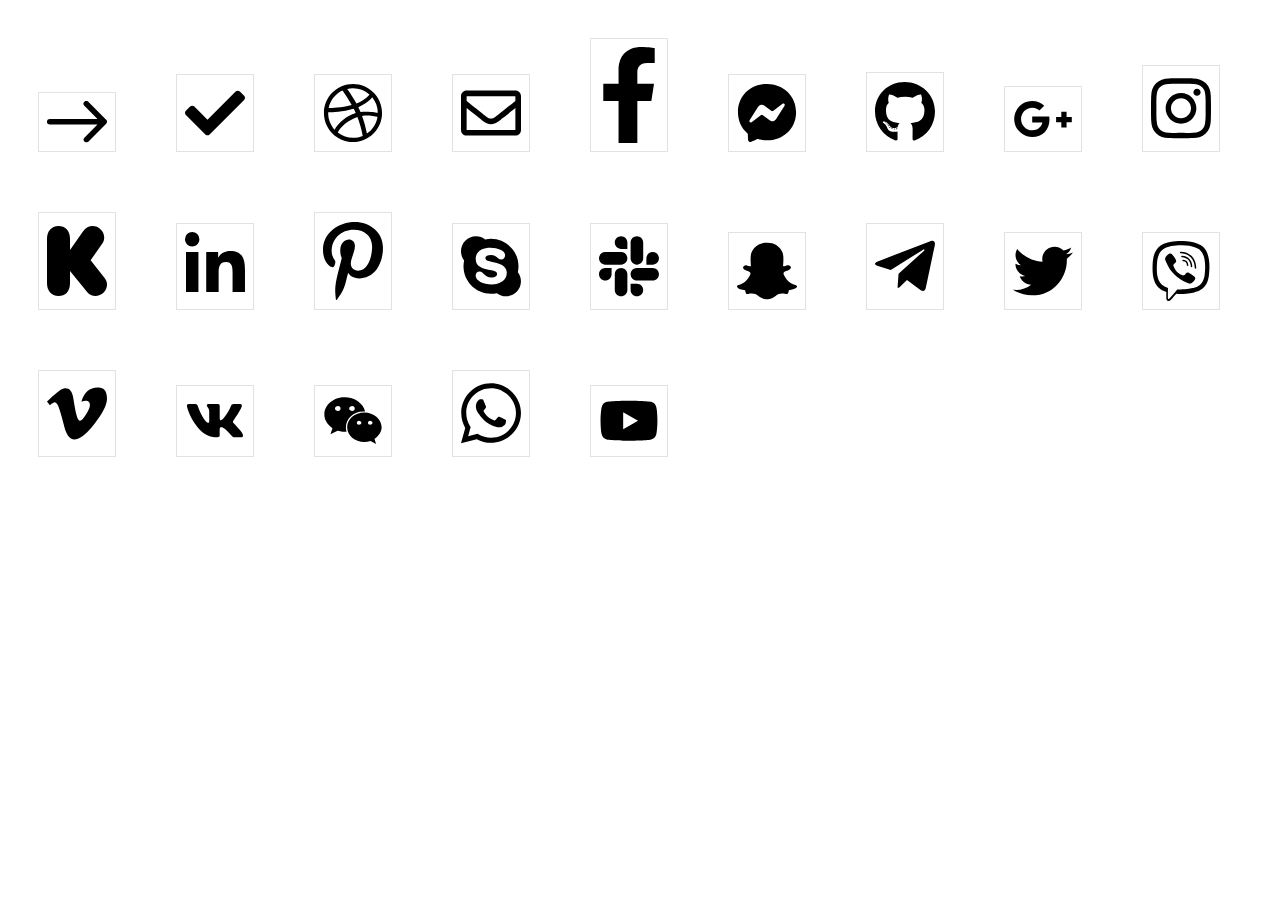
<file: website/assets/img/svg_preview.html>
<html>
	<head><style>body { font-family: arial; font-size: 12px; }.svg_all { display: none; }.grid__icon {width: 60px; }
    
   .grid__item {
    
        padding: 8px;
        border: 1px solid #e2e2e2;
        
        
        display:inline-block;
        
        margin: 30px;
        
        position: relative;
    }
    
    .grid__item:hover {
        background-color:#f5f5f5;
    }
    
    .grid__item textarea{
        border:1px solid #d6d6d6;
        height:50px;
        width:450px;
        
        padding:8px;
        font-size: 11px;
    }
    
    
    .grid__item .grid__html textarea{
        height:40px;
        width:450px;
    }    
    
    .grid__item h2 {
        font-size: 15px;
        color: #272727;
    }
    
    .grid__popup {
    
        display: none;
        position: absolute;
        
        
        left:0px;
        
        border: 1px solid #e2e2e2;
        
        background: #fff;
        
        padding:8px;
    }
    
    .grid__popup .grid__icon {
        display: none;
    }
    
    .grid__item:hover .grid__popup {
        
        display:block;
        z-index:20;
    
    }</style></head>
<body><div class="svg_all">
<svg xmlns="http://www.w3.org/2000/svg">


	<symbol id="arrow-right"> <!--13 9 --> 
		  <path d="M1074.82,2574.07l-3.87-3.89a0.592,0.592,0,0,0-.85,0,0.6,0.6,0,0,0,0,.86l2.84,2.85H1062.6a0.61,0.61,0,0,0,0,1.22h10.34l-2.84,2.85a0.61,0.61,0,0,0,.43,1.04,0.576,0.576,0,0,0,.42-0.18l3.87-3.89A0.6,0.6,0,0,0,1074.82,2574.07Z" transform="translate(-1062 -2570)"/>
	</symbol>


	<symbol id="check"> <!--512 512 --> 
		<path  d="M173.898 439.404l-166.4-166.4c-9.997-9.997-9.997-26.206 0-36.204l36.203-36.204c9.997-9.998 26.207-9.998 36.204 0L192 312.69 432.095 72.596c9.997-9.997 26.207-9.997 36.204 0l36.203 36.204c9.997 9.997 9.997 26.206 0 36.204l-294.4 294.401c-9.998 9.997-26.207 9.997-36.204-.001z"></path>
	</symbol>


	<symbol id="dribbble-icon"> <!--512 512 --> 
		<path d="M256 8C119.252 8 8 119.252 8 256s111.252 248 248 248 248-111.252 248-248S392.748 8 256 8zm163.97 114.366c29.503 36.046 47.369 81.957 47.835 131.955-6.984-1.477-77.018-15.682-147.502-6.818-5.752-14.041-11.181-26.393-18.617-41.614 78.321-31.977 113.818-77.482 118.284-83.523zM396.421 97.87c-3.81 5.427-35.697 48.286-111.021 76.519-34.712-63.776-73.185-116.168-79.04-124.008 67.176-16.193 137.966 1.27 190.061 47.489zm-230.48-33.25c5.585 7.659 43.438 60.116 78.537 122.509-99.087 26.313-186.36 25.934-195.834 25.809C62.38 147.205 106.678 92.573 165.941 64.62zM44.17 256.323c0-2.166.043-4.322.108-6.473 9.268.19 111.92 1.513 217.706-30.146 6.064 11.868 11.857 23.915 17.174 35.949-76.599 21.575-146.194 83.527-180.531 142.306C64.794 360.405 44.17 310.73 44.17 256.323zm81.807 167.113c22.127-45.233 82.178-103.622 167.579-132.756 29.74 77.283 42.039 142.053 45.189 160.638-68.112 29.013-150.015 21.053-212.768-27.882zm248.38 8.489c-2.171-12.886-13.446-74.897-41.152-151.033 66.38-10.626 124.7 6.768 131.947 9.055-9.442 58.941-43.273 109.844-90.795 141.978z"></path>
	</symbol>


	<symbol id="email-icon"> <!--512 512 --> 
		<path d="M464 64H48C21.49 64 0 85.49 0 112v288c0 26.51 21.49 48 48 48h416c26.51 0 48-21.49 48-48V112c0-26.51-21.49-48-48-48zm0 48v40.805c-22.422 18.259-58.168 46.651-134.587 106.49-16.841 13.247-50.201 45.072-73.413 44.701-23.208.375-56.579-31.459-73.413-44.701C106.18 199.465 70.425 171.067 48 152.805V112h416zM48 400V214.398c22.914 18.251 55.409 43.862 104.938 82.646 21.857 17.205 60.134 55.186 103.062 54.955 42.717.231 80.509-37.199 103.053-54.947 49.528-38.783 82.032-64.401 104.947-82.653V400H48z"></path>
	</symbol>


	<symbol id="facebook-icon"> <!--320 512 --> 
		<path d="M279.14 288l14.22-92.66h-88.91v-60.13c0-25.35 12.42-50.06 52.24-50.06h40.42V6.26S260.43 0 225.36 0c-73.22 0-121.08 44.38-121.08 124.72v70.62H22.89V288h81.39v224h100.17V288z"></path>
	</symbol>


	<symbol id="facebook-messenger-icon"> <!--512 512 --> 
		<path d="M256.55 8C116.52 8 8 110.34 8 248.57c0 72.3 29.71 134.78 78.07 177.94 8.35 7.51 6.63 11.86 8.05 58.23A19.92 19.92 0 0 0 122 502.31c52.91-23.3 53.59-25.14 62.56-22.7C337.85 521.8 504 423.7 504 248.57 504 110.34 396.59 8 256.55 8zm149.24 185.13l-73 115.57a37.37 37.37 0 0 1-53.91 9.93l-58.08-43.47a15 15 0 0 0-18 0l-78.37 59.44c-10.46 7.93-24.16-4.6-17.11-15.67l73-115.57a37.36 37.36 0 0 1 53.91-9.93l58.06 43.46a15 15 0 0 0 18 0l78.41-59.38c10.44-7.98 24.14 4.54 17.09 15.62z"></path>
	</symbol>


	<symbol id="github-icon"> <!--496 512 --> 
		<path d="M165.9 397.4c0 2-2.3 3.6-5.2 3.6-3.3.3-5.6-1.3-5.6-3.6 0-2 2.3-3.6 5.2-3.6 3-.3 5.6 1.3 5.6 3.6zm-31.1-4.5c-.7 2 1.3 4.3 4.3 4.9 2.6 1 5.6 0 6.2-2s-1.3-4.3-4.3-5.2c-2.6-.7-5.5.3-6.2 2.3zm44.2-1.7c-2.9.7-4.9 2.6-4.6 4.9.3 2 2.9 3.3 5.9 2.6 2.9-.7 4.9-2.6 4.6-4.6-.3-1.9-3-3.2-5.9-2.9zM244.8 8C106.1 8 0 113.3 0 252c0 110.9 69.8 205.8 169.5 239.2 12.8 2.3 17.3-5.6 17.3-12.1 0-6.2-.3-40.4-.3-61.4 0 0-70 15-84.7-29.8 0 0-11.4-29.1-27.8-36.6 0 0-22.9-15.7 1.6-15.4 0 0 24.9 2 38.6 25.8 21.9 38.6 58.6 27.5 72.9 20.9 2.3-16 8.8-27.1 16-33.7-55.9-6.2-112.3-14.3-112.3-110.5 0-27.5 7.6-41.3 23.6-58.9-2.6-6.5-11.1-33.3 2.6-67.9 20.9-6.5 69 27 69 27 20-5.6 41.5-8.5 62.8-8.5s42.8 2.9 62.8 8.5c0 0 48.1-33.6 69-27 13.7 34.7 5.2 61.4 2.6 67.9 16 17.7 25.8 31.5 25.8 58.9 0 96.5-58.9 104.2-114.8 110.5 9.2 7.9 17 22.9 17 46.4 0 33.7-.3 75.4-.3 83.6 0 6.5 4.6 14.4 17.3 12.1C428.2 457.8 496 362.9 496 252 496 113.3 383.5 8 244.8 8zM97.2 352.9c-1.3 1-1 3.3.7 5.2 1.6 1.6 3.9 2.3 5.2 1 1.3-1 1-3.3-.7-5.2-1.6-1.6-3.9-2.3-5.2-1zm-10.8-8.1c-.7 1.3.3 2.9 2.3 3.9 1.6 1 3.6.7 4.3-.7.7-1.3-.3-2.9-2.3-3.9-2-.6-3.6-.3-4.3.7zm32.4 35.6c-1.6 1.3-1 4.3 1.3 6.2 2.3 2.3 5.2 2.6 6.5 1 1.3-1.3.7-4.3-1.3-6.2-2.2-2.3-5.2-2.6-6.5-1zm-11.4-14.7c-1.6 1-1.6 3.6 0 5.9 1.6 2.3 4.3 3.3 5.6 2.3 1.6-1.3 1.6-3.9 0-6.2-1.4-2.3-4-3.3-5.6-2z"></path>
	</symbol>


	<symbol id="google-plus-icon"> <!--640 512 --> 
		<path d="M386.061 228.496c1.834 9.692 3.143 19.384 3.143 31.956C389.204 370.205 315.599 448 204.8 448c-106.084 0-192-85.915-192-192s85.916-192 192-192c51.864 0 95.083 18.859 128.611 50.292l-52.126 50.03c-14.145-13.621-39.028-29.599-76.485-29.599-65.484 0-118.92 54.221-118.92 121.277 0 67.056 53.436 121.277 118.92 121.277 75.961 0 104.513-54.745 108.965-82.773H204.8v-66.009h181.261zm185.406 6.437V179.2h-56.001v55.733h-55.733v56.001h55.733v55.733h56.001v-55.733H627.2v-56.001h-55.733z"></path>
	</symbol>


	<symbol id="instagram-icon"> <!--448 512 --> 
		<path d="M224.1 141c-63.6 0-114.9 51.3-114.9 114.9s51.3 114.9 114.9 114.9S339 319.5 339 255.9 287.7 141 224.1 141zm0 189.6c-41.1 0-74.7-33.5-74.7-74.7s33.5-74.7 74.7-74.7 74.7 33.5 74.7 74.7-33.6 74.7-74.7 74.7zm146.4-194.3c0 14.9-12 26.8-26.8 26.8-14.9 0-26.8-12-26.8-26.8s12-26.8 26.8-26.8 26.8 12 26.8 26.8zm76.1 27.2c-1.7-35.9-9.9-67.7-36.2-93.9-26.2-26.2-58-34.4-93.9-36.2-37-2.1-147.9-2.1-184.9 0-35.8 1.7-67.6 9.9-93.9 36.1s-34.4 58-36.2 93.9c-2.1 37-2.1 147.9 0 184.9 1.7 35.9 9.9 67.7 36.2 93.9s58 34.4 93.9 36.2c37 2.1 147.9 2.1 184.9 0 35.9-1.7 67.7-9.9 93.9-36.2 26.2-26.2 34.4-58 36.2-93.9 2.1-37 2.1-147.8 0-184.8zM398.8 388c-7.8 19.6-22.9 34.7-42.6 42.6-29.5 11.7-99.5 9-132.1 9s-102.7 2.6-132.1-9c-19.6-7.8-34.7-22.9-42.6-42.6-11.7-29.5-9-99.5-9-132.1s-2.6-102.7 9-132.1c7.8-19.6 22.9-34.7 42.6-42.6 29.5-11.7 99.5-9 132.1-9s102.7-2.6 132.1 9c19.6 7.8 34.7 22.9 42.6 42.6 11.7 29.5 9 99.5 9 132.1s2.7 102.7-9 132.1z"></path>
	</symbol>


	<symbol id="kickstarter-icon"> <!--384 512 --> 
		<path d="M147.3 114.4c0-56.2-32.5-82.4-73.4-82.4C26.2 32 0 68.2 0 113.4v283c0 47.3 25.3 83.4 74.9 83.4 39.8 0 72.4-25.6 72.4-83.4v-76.5l112.1 138.3c22.7 27.2 72.1 30.7 103.2 0 27-27.6 27.3-67.4 7.4-92.2l-90.8-114.8 74.9-107.4c17.4-24.7 17.5-63.1-10.4-89.8-30.3-29-82.4-31.6-113.6 12.8L147.3 185v-70.6z"></path>
	</symbol>


	<symbol id="linkedin-icon"> <!--448 512 --> 
		<path d="M100.28 448H7.4V148.9h92.88zM53.79 108.1C24.09 108.1 0 83.5 0 53.8a53.79 53.79 0 0 1 107.58 0c0 29.7-24.1 54.3-53.79 54.3zM447.9 448h-92.68V302.4c0-34.7-.7-79.2-48.29-79.2-48.29 0-55.69 37.7-55.69 76.7V448h-92.78V148.9h89.08v40.8h1.3c12.4-23.5 42.69-48.3 87.88-48.3 94 0 111.28 61.9 111.28 142.3V448z"></path>
	</symbol>


	<symbol id="pinterest-icon"> <!--384 512 --> 
		<path d="M204 6.5C101.4 6.5 0 74.9 0 185.6 0 256 39.6 296 63.6 296c9.9 0 15.6-27.6 15.6-35.4 0-9.3-23.7-29.1-23.7-67.8 0-80.4 61.2-137.4 140.4-137.4 68.1 0 118.5 38.7 118.5 109.8 0 53.1-21.3 152.7-90.3 152.7-24.9 0-46.2-18-46.2-43.8 0-37.8 26.4-74.4 26.4-113.4 0-66.2-93.9-54.2-93.9 25.8 0 16.8 2.1 35.4 9.6 50.7-13.8 59.4-42 147.9-42 209.1 0 18.9 2.7 37.5 4.5 56.4 3.4 3.8 1.7 3.4 6.9 1.5 50.4-69 48.6-82.5 71.4-172.8 12.3 23.4 44.1 36 69.3 36 106.2 0 153.9-103.5 153.9-196.8C384 71.3 298.2 6.5 204 6.5z"></path>
	</symbol>


	<symbol id="skype-icon"> <!--448 512 --> 
		<path d="M424.7 299.8c2.9-14 4.7-28.9 4.7-43.8 0-113.5-91.9-205.3-205.3-205.3-14.9 0-29.7 1.7-43.8 4.7C161.3 40.7 137.7 32 112 32 50.2 32 0 82.2 0 144c0 25.7 8.7 49.3 23.3 68.2-2.9 14-4.7 28.9-4.7 43.8 0 113.5 91.9 205.3 205.3 205.3 14.9 0 29.7-1.7 43.8-4.7 19 14.6 42.6 23.3 68.2 23.3 61.8 0 112-50.2 112-112 .1-25.6-8.6-49.2-23.2-68.1zm-194.6 91.5c-65.6 0-120.5-29.2-120.5-65 0-16 9-30.6 29.5-30.6 31.2 0 34.1 44.9 88.1 44.9 25.7 0 42.3-11.4 42.3-26.3 0-18.7-16-21.6-42-28-62.5-15.4-117.8-22-117.8-87.2 0-59.2 58.6-81.1 109.1-81.1 55.1 0 110.8 21.9 110.8 55.4 0 16.9-11.4 31.8-30.3 31.8-28.3 0-29.2-33.5-75-33.5-25.7 0-42 7-42 22.5 0 19.8 20.8 21.8 69.1 33 41.4 9.3 90.7 26.8 90.7 77.6 0 59.1-57.1 86.5-112 86.5z"></path>
	</symbol>


	<symbol id="slack-icon"> <!--448 512 --> 
		<path d="M94.12 315.1c0 25.9-21.16 47.06-47.06 47.06S0 341 0 315.1c0-25.9 21.16-47.06 47.06-47.06h47.06v47.06zm23.72 0c0-25.9 21.16-47.06 47.06-47.06s47.06 21.16 47.06 47.06v117.84c0 25.9-21.16 47.06-47.06 47.06s-47.06-21.16-47.06-47.06V315.1zm47.06-188.98c-25.9 0-47.06-21.16-47.06-47.06S139 32 164.9 32s47.06 21.16 47.06 47.06v47.06H164.9zm0 23.72c25.9 0 47.06 21.16 47.06 47.06s-21.16 47.06-47.06 47.06H47.06C21.16 243.96 0 222.8 0 196.9s21.16-47.06 47.06-47.06H164.9zm188.98 47.06c0-25.9 21.16-47.06 47.06-47.06 25.9 0 47.06 21.16 47.06 47.06s-21.16 47.06-47.06 47.06h-47.06V196.9zm-23.72 0c0 25.9-21.16 47.06-47.06 47.06-25.9 0-47.06-21.16-47.06-47.06V79.06c0-25.9 21.16-47.06 47.06-47.06 25.9 0 47.06 21.16 47.06 47.06V196.9zM283.1 385.88c25.9 0 47.06 21.16 47.06 47.06 0 25.9-21.16 47.06-47.06 47.06-25.9 0-47.06-21.16-47.06-47.06v-47.06h47.06zm0-23.72c-25.9 0-47.06-21.16-47.06-47.06 0-25.9 21.16-47.06 47.06-47.06h117.84c25.9 0 47.06 21.16 47.06 47.06 0 25.9-21.16 47.06-47.06 47.06H283.1z"></path>
	</symbol>


	<symbol id="snapchat-icon"> <!--512 512 --> 
		<path d="M510.846 392.673c-5.211 12.157-27.239 21.089-67.36 27.318-2.064 2.786-3.775 14.686-6.507 23.956-1.625 5.566-5.623 8.869-12.128 8.869l-.297-.005c-9.395 0-19.203-4.323-38.852-4.323-26.521 0-35.662 6.043-56.254 20.588-21.832 15.438-42.771 28.764-74.027 27.399-31.646 2.334-58.025-16.908-72.871-27.404-20.714-14.643-29.828-20.582-56.241-20.582-18.864 0-30.736 4.72-38.852 4.72-8.073 0-11.213-4.922-12.422-9.04-2.703-9.189-4.404-21.263-6.523-24.13-20.679-3.209-67.31-11.344-68.498-32.15a10.627 10.627 0 0 1 8.877-11.069c69.583-11.455 100.924-82.901 102.227-85.934.074-.176.155-.344.237-.515 3.713-7.537 4.544-13.849 2.463-18.753-5.05-11.896-26.872-16.164-36.053-19.796-23.715-9.366-27.015-20.128-25.612-27.504 2.437-12.836 21.725-20.735 33.002-15.453 8.919 4.181 16.843 6.297 23.547 6.297 5.022 0 8.212-1.204 9.96-2.171-2.043-35.936-7.101-87.29 5.687-115.969C158.122 21.304 229.705 15.42 250.826 15.42c.944 0 9.141-.089 10.11-.089 52.148 0 102.254 26.78 126.723 81.643 12.777 28.65 7.749 79.792 5.695 116.009 1.582.872 4.357 1.942 8.599 2.139 6.397-.286 13.815-2.389 22.069-6.257 6.085-2.846 14.406-2.461 20.48.058l.029.01c9.476 3.385 15.439 10.215 15.589 17.87.184 9.747-8.522 18.165-25.878 25.018-2.118.835-4.694 1.655-7.434 2.525-9.797 3.106-24.6 7.805-28.616 17.271-2.079 4.904-1.256 11.211 2.46 18.748.087.168.166.342.239.515 1.301 3.03 32.615 74.46 102.23 85.934 6.427 1.058 11.163 7.877 7.725 15.859z"></path>
	</symbol>


	<symbol id="telegram-icon"> <!--448 512 --> 
		<path d="M446.7 98.6l-67.6 318.8c-5.1 22.5-18.4 28.1-37.3 17.5l-103-75.9-49.7 47.8c-5.5 5.5-10.1 10.1-20.7 10.1l7.4-104.9 190.9-172.5c8.3-7.4-1.8-11.5-12.9-4.1L117.8 284 16.2 252.2c-22.1-6.9-22.5-22.1 4.6-32.7L418.2 66.4c18.4-6.9 34.5 4.1 28.5 32.2z"></path>
	</symbol>


	<symbol id="twitter-icon"> <!--512 512 --> 
		<path d="M459.37 151.716c.325 4.548.325 9.097.325 13.645 0 138.72-105.583 298.558-298.558 298.558-59.452 0-114.68-17.219-161.137-47.106 8.447.974 16.568 1.299 25.34 1.299 49.055 0 94.213-16.568 130.274-44.832-46.132-.975-84.792-31.188-98.112-72.772 6.498.974 12.995 1.624 19.818 1.624 9.421 0 18.843-1.3 27.614-3.573-48.081-9.747-84.143-51.98-84.143-102.985v-1.299c13.969 7.797 30.214 12.67 47.431 13.319-28.264-18.843-46.781-51.005-46.781-87.391 0-19.492 5.197-37.36 14.294-52.954 51.655 63.675 129.3 105.258 216.365 109.807-1.624-7.797-2.599-15.918-2.599-24.04 0-57.828 46.782-104.934 104.934-104.934 30.213 0 57.502 12.67 76.67 33.137 23.715-4.548 46.456-13.32 66.599-25.34-7.798 24.366-24.366 44.833-46.132 57.827 21.117-2.273 41.584-8.122 60.426-16.243-14.292 20.791-32.161 39.308-52.628 54.253z"></path>
	</symbol>


	<symbol id="viber-icon"> <!--512 512 --> 
		<path d="M444 49.9C431.3 38.2 379.9.9 265.3.4c0 0-135.1-8.1-200.9 52.3C27.8 89.3 14.9 143 13.5 209.5c-1.4 66.5-3.1 191.1 117 224.9h.1l-.1 51.6s-.8 20.9 13 25.1c16.6 5.2 26.4-10.7 42.3-27.8 8.7-9.4 20.7-23.2 29.8-33.7 82.2 6.9 145.3-8.9 152.5-11.2 16.6-5.4 110.5-17.4 125.7-142 15.8-128.6-7.6-209.8-49.8-246.5zM457.9 287c-12.9 104-89 110.6-103 115.1-6 1.9-61.5 15.7-131.2 11.2 0 0-52 62.7-68.2 79-5.3 5.3-11.1 4.8-11-5.7 0-6.9.4-85.7.4-85.7-.1 0-.1 0 0 0-101.8-28.2-95.8-134.3-94.7-189.8 1.1-55.5 11.6-101 42.6-131.6 55.7-50.5 170.4-43 170.4-43 96.9.4 143.3 29.6 154.1 39.4 35.7 30.6 53.9 103.8 40.6 211.1zm-139-80.8c.4 8.6-12.5 9.2-12.9.6-1.1-22-11.4-32.7-32.6-33.9-8.6-.5-7.8-13.4.7-12.9 27.9 1.5 43.4 17.5 44.8 46.2zm20.3 11.3c1-42.4-25.5-75.6-75.8-79.3-8.5-.6-7.6-13.5.9-12.9 58 4.2 88.9 44.1 87.8 92.5-.1 8.6-13.1 8.2-12.9-.3zm47 13.4c.1 8.6-12.9 8.7-12.9.1-.6-81.5-54.9-125.9-120.8-126.4-8.5-.1-8.5-12.9 0-12.9 73.7.5 133 51.4 133.7 139.2zM374.9 329v.2c-10.8 19-31 40-51.8 33.3l-.2-.3c-21.1-5.9-70.8-31.5-102.2-56.5-16.2-12.8-31-27.9-42.4-42.4-10.3-12.9-20.7-28.2-30.8-46.6-21.3-38.5-26-55.7-26-55.7-6.7-20.8 14.2-41 33.3-51.8h.2c9.2-4.8 18-3.2 23.9 3.9 0 0 12.4 14.8 17.7 22.1 5 6.8 11.7 17.7 15.2 23.8 6.1 10.9 2.3 22-3.7 26.6l-12 9.6c-6.1 4.9-5.3 14-5.3 14s17.8 67.3 84.3 84.3c0 0 9.1.8 14-5.3l9.6-12c4.6-6 15.7-9.8 26.6-3.7 14.7 8.3 33.4 21.2 45.8 32.9 7 5.7 8.6 14.4 3.8 23.6z"></path>
	</symbol>


	<symbol id="vimeo-icon"> <!--448 512 --> 
		<path d="M447.8 153.6c-2 43.6-32.4 103.3-91.4 179.1-60.9 79.2-112.4 118.8-154.6 118.8-26.1 0-48.2-24.1-66.3-72.3C100.3 250 85.3 174.3 56.2 174.3c-3.4 0-15.1 7.1-35.2 21.1L0 168.2c51.6-45.3 100.9-95.7 131.8-98.5 34.9-3.4 56.3 20.5 64.4 71.5 28.7 181.5 41.4 208.9 93.6 126.7 18.7-29.6 28.8-52.1 30.2-67.6 4.8-45.9-35.8-42.8-63.3-31 22-72.1 64.1-107.1 126.2-105.1 45.8 1.2 67.5 31.1 64.9 89.4z"></path>
	</symbol>


	<symbol id="vk-icon"> <!--576 512 --> 
		<path d="M545 117.7c3.7-12.5 0-21.7-17.8-21.7h-58.9c-15 0-21.9 7.9-25.6 16.7 0 0-30 73.1-72.4 120.5-13.7 13.7-20 18.1-27.5 18.1-3.7 0-9.4-4.4-9.4-16.9V117.7c0-15-4.2-21.7-16.6-21.7h-92.6c-9.4 0-15 7-15 13.5 0 14.2 21.2 17.5 23.4 57.5v86.8c0 19-3.4 22.5-10.9 22.5-20 0-68.6-73.4-97.4-157.4-5.8-16.3-11.5-22.9-26.6-22.9H38.8c-16.8 0-20.2 7.9-20.2 16.7 0 15.6 20 93.1 93.1 195.5C160.4 378.1 229 416 291.4 416c37.5 0 42.1-8.4 42.1-22.9 0-66.8-3.4-73.1 15.4-73.1 8.7 0 23.7 4.4 58.7 38.1 40 40 46.6 57.9 69 57.9h58.9c16.8 0 25.3-8.4 20.4-25-11.2-34.9-86.9-106.7-90.3-111.5-8.7-11.2-6.2-16.2 0-26.2.1-.1 72-101.3 79.4-135.6z"></path>
	</symbol>


	<symbol id="wechat-icon"> <!--576 512 --> 
		<path d="M385.2 167.6c6.4 0 12.6.3 18.8 1.1C387.4 90.3 303.3 32 207.7 32 100.5 32 13 104.8 13 197.4c0 53.4 29.3 97.5 77.9 131.6l-19.3 58.6 68-34.1c24.4 4.8 43.8 9.7 68.2 9.7 6.2 0 12.1-.3 18.3-.8-4-12.9-6.2-26.6-6.2-40.8-.1-84.9 72.9-154 165.3-154zm-104.5-52.9c14.5 0 24.2 9.7 24.2 24.4 0 14.5-9.7 24.2-24.2 24.2-14.8 0-29.3-9.7-29.3-24.2.1-14.7 14.6-24.4 29.3-24.4zm-136.4 48.6c-14.5 0-29.3-9.7-29.3-24.2 0-14.8 14.8-24.4 29.3-24.4 14.8 0 24.4 9.7 24.4 24.4 0 14.6-9.6 24.2-24.4 24.2zM563 319.4c0-77.9-77.9-141.3-165.4-141.3-92.7 0-165.4 63.4-165.4 141.3S305 460.7 397.6 460.7c19.3 0 38.9-5.1 58.6-9.9l53.4 29.3-14.8-48.6C534 402.1 563 363.2 563 319.4zm-219.1-24.5c-9.7 0-19.3-9.7-19.3-19.6 0-9.7 9.7-19.3 19.3-19.3 14.8 0 24.4 9.7 24.4 19.3 0 10-9.7 19.6-24.4 19.6zm107.1 0c-9.7 0-19.3-9.7-19.3-19.6 0-9.7 9.7-19.3 19.3-19.3 14.5 0 24.4 9.7 24.4 19.3.1 10-9.9 19.6-24.4 19.6z"></path>
	</symbol>


	<symbol id="whatsapp-icon"> <!--448 512 --> 
		<path d="M380.9 97.1C339 55.1 283.2 32 223.9 32c-122.4 0-222 99.6-222 222 0 39.1 10.2 77.3 29.6 111L0 480l117.7-30.9c32.4 17.7 68.9 27 106.1 27h.1c122.3 0 224.1-99.6 224.1-222 0-59.3-25.2-115-67.1-157zm-157 341.6c-33.2 0-65.7-8.9-94-25.7l-6.7-4-69.8 18.3L72 359.2l-4.4-7c-18.5-29.4-28.2-63.3-28.2-98.2 0-101.7 82.8-184.5 184.6-184.5 49.3 0 95.6 19.2 130.4 54.1 34.8 34.9 56.2 81.2 56.1 130.5 0 101.8-84.9 184.6-186.6 184.6zm101.2-138.2c-5.5-2.8-32.8-16.2-37.9-18-5.1-1.9-8.8-2.8-12.5 2.8-3.7 5.6-14.3 18-17.6 21.8-3.2 3.7-6.5 4.2-12 1.4-32.6-16.3-54-29.1-75.5-66-5.7-9.8 5.7-9.1 16.3-30.3 1.8-3.7.9-6.9-.5-9.7-1.4-2.8-12.5-30.1-17.1-41.2-4.5-10.8-9.1-9.3-12.5-9.5-3.2-.2-6.9-.2-10.6-.2-3.7 0-9.7 1.4-14.8 6.9-5.1 5.6-19.4 19-19.4 46.3 0 27.3 19.9 53.7 22.6 57.4 2.8 3.7 39.1 59.7 94.8 83.8 35.2 15.2 49 16.5 66.6 13.9 10.7-1.6 32.8-13.4 37.4-26.4 4.6-13 4.6-24.1 3.2-26.4-1.3-2.5-5-3.9-10.5-6.6z"></path>
	</symbol>


	<symbol id="youtube-icon"> <!--576 512 --> 
		<path d="M549.655 124.083c-6.281-23.65-24.787-42.276-48.284-48.597C458.781 64 288 64 288 64S117.22 64 74.629 75.486c-23.497 6.322-42.003 24.947-48.284 48.597-11.412 42.867-11.412 132.305-11.412 132.305s0 89.438 11.412 132.305c6.281 23.65 24.787 41.5 48.284 47.821C117.22 448 288 448 288 448s170.78 0 213.371-11.486c23.497-6.321 42.003-24.171 48.284-47.821 11.412-42.867 11.412-132.305 11.412-132.305s0-89.438-11.412-132.305zm-317.51 213.508V175.185l142.739 81.205-142.739 81.201z"></path>
	</symbol>

</svg>
</div><div class="grid"><div class="grid__item"><div class="grid__icon"><svg viewBox="0 0 13 9"><use xlink:href="#arrow-right"></use></svg></div><div class="grid__popup"><div class="grid__icon"><svg viewBox="0 0 13 9"><use xlink:href="#arrow-right"></use></svg></div><div class="grid__html"><h2>HTML:</h2><textarea><svg viewBox="0 0 13 9"><use xlink:href="#arrow-right"></use></svg></textarea></div><div class="grid__jade"><h2>Jade:</h2><textarea>svg.bank__soc__logo(viewBox="0 0 13 9")
	use(xlink:href="#arrow-right")</textarea></div><div class="grid__symbol"><h2>Symbol:</h2><textarea>
	<symbol id="arrow-right"> <!--13 9 --> 
		  <path d="M1074.82,2574.07l-3.87-3.89a0.592,0.592,0,0,0-.85,0,0.6,0.6,0,0,0,0,.86l2.84,2.85H1062.6a0.61,0.61,0,0,0,0,1.22h10.34l-2.84,2.85a0.61,0.61,0,0,0,.43,1.04,0.576,0.576,0,0,0,.42-0.18l3.87-3.89A0.6,0.6,0,0,0,1074.82,2574.07Z" transform="translate(-1062 -2570)"/>
	</symbol>

</textarea></div></div></div><div class="grid__item"><div class="grid__icon"><svg viewBox="0 0 512 512"><use xlink:href="#check"></use></svg></div><div class="grid__popup"><div class="grid__icon"><svg viewBox="0 0 512 512"><use xlink:href="#check"></use></svg></div><div class="grid__html"><h2>HTML:</h2><textarea><svg viewBox="0 0 512 512"><use xlink:href="#check"></use></svg></textarea></div><div class="grid__jade"><h2>Jade:</h2><textarea>svg.bank__soc__logo(viewBox="0 0 512 512")
	use(xlink:href="#check")</textarea></div><div class="grid__symbol"><h2>Symbol:</h2><textarea>
	<symbol id="check"> <!--512 512 --> 
		<path  d="M173.898 439.404l-166.4-166.4c-9.997-9.997-9.997-26.206 0-36.204l36.203-36.204c9.997-9.998 26.207-9.998 36.204 0L192 312.69 432.095 72.596c9.997-9.997 26.207-9.997 36.204 0l36.203 36.204c9.997 9.997 9.997 26.206 0 36.204l-294.4 294.401c-9.998 9.997-26.207 9.997-36.204-.001z"></path>
	</symbol>

</textarea></div></div></div><div class="grid__item"><div class="grid__icon"><svg viewBox="0 0 512 512"><use xlink:href="#dribbble-icon"></use></svg></div><div class="grid__popup"><div class="grid__icon"><svg viewBox="0 0 512 512"><use xlink:href="#dribbble-icon"></use></svg></div><div class="grid__html"><h2>HTML:</h2><textarea><svg viewBox="0 0 512 512"><use xlink:href="#dribbble-icon"></use></svg></textarea></div><div class="grid__jade"><h2>Jade:</h2><textarea>svg.bank__soc__logo(viewBox="0 0 512 512")
	use(xlink:href="#dribbble-icon")</textarea></div><div class="grid__symbol"><h2>Symbol:</h2><textarea>
	<symbol id="dribbble-icon"> <!--512 512 --> 
		<path d="M256 8C119.252 8 8 119.252 8 256s111.252 248 248 248 248-111.252 248-248S392.748 8 256 8zm163.97 114.366c29.503 36.046 47.369 81.957 47.835 131.955-6.984-1.477-77.018-15.682-147.502-6.818-5.752-14.041-11.181-26.393-18.617-41.614 78.321-31.977 113.818-77.482 118.284-83.523zM396.421 97.87c-3.81 5.427-35.697 48.286-111.021 76.519-34.712-63.776-73.185-116.168-79.04-124.008 67.176-16.193 137.966 1.27 190.061 47.489zm-230.48-33.25c5.585 7.659 43.438 60.116 78.537 122.509-99.087 26.313-186.36 25.934-195.834 25.809C62.38 147.205 106.678 92.573 165.941 64.62zM44.17 256.323c0-2.166.043-4.322.108-6.473 9.268.19 111.92 1.513 217.706-30.146 6.064 11.868 11.857 23.915 17.174 35.949-76.599 21.575-146.194 83.527-180.531 142.306C64.794 360.405 44.17 310.73 44.17 256.323zm81.807 167.113c22.127-45.233 82.178-103.622 167.579-132.756 29.74 77.283 42.039 142.053 45.189 160.638-68.112 29.013-150.015 21.053-212.768-27.882zm248.38 8.489c-2.171-12.886-13.446-74.897-41.152-151.033 66.38-10.626 124.7 6.768 131.947 9.055-9.442 58.941-43.273 109.844-90.795 141.978z"></path>
	</symbol>

</textarea></div></div></div><div class="grid__item"><div class="grid__icon"><svg viewBox="0 0 512 512"><use xlink:href="#email-icon"></use></svg></div><div class="grid__popup"><div class="grid__icon"><svg viewBox="0 0 512 512"><use xlink:href="#email-icon"></use></svg></div><div class="grid__html"><h2>HTML:</h2><textarea><svg viewBox="0 0 512 512"><use xlink:href="#email-icon"></use></svg></textarea></div><div class="grid__jade"><h2>Jade:</h2><textarea>svg.bank__soc__logo(viewBox="0 0 512 512")
	use(xlink:href="#email-icon")</textarea></div><div class="grid__symbol"><h2>Symbol:</h2><textarea>
	<symbol id="email-icon"> <!--512 512 --> 
		<path d="M464 64H48C21.49 64 0 85.49 0 112v288c0 26.51 21.49 48 48 48h416c26.51 0 48-21.49 48-48V112c0-26.51-21.49-48-48-48zm0 48v40.805c-22.422 18.259-58.168 46.651-134.587 106.49-16.841 13.247-50.201 45.072-73.413 44.701-23.208.375-56.579-31.459-73.413-44.701C106.18 199.465 70.425 171.067 48 152.805V112h416zM48 400V214.398c22.914 18.251 55.409 43.862 104.938 82.646 21.857 17.205 60.134 55.186 103.062 54.955 42.717.231 80.509-37.199 103.053-54.947 49.528-38.783 82.032-64.401 104.947-82.653V400H48z"></path>
	</symbol>

</textarea></div></div></div><div class="grid__item"><div class="grid__icon"><svg viewBox="0 0 320 512"><use xlink:href="#facebook-icon"></use></svg></div><div class="grid__popup"><div class="grid__icon"><svg viewBox="0 0 320 512"><use xlink:href="#facebook-icon"></use></svg></div><div class="grid__html"><h2>HTML:</h2><textarea><svg viewBox="0 0 320 512"><use xlink:href="#facebook-icon"></use></svg></textarea></div><div class="grid__jade"><h2>Jade:</h2><textarea>svg.bank__soc__logo(viewBox="0 0 320 512")
	use(xlink:href="#facebook-icon")</textarea></div><div class="grid__symbol"><h2>Symbol:</h2><textarea>
	<symbol id="facebook-icon"> <!--320 512 --> 
		<path d="M279.14 288l14.22-92.66h-88.91v-60.13c0-25.35 12.42-50.06 52.24-50.06h40.42V6.26S260.43 0 225.36 0c-73.22 0-121.08 44.38-121.08 124.72v70.62H22.89V288h81.39v224h100.17V288z"></path>
	</symbol>

</textarea></div></div></div><div class="grid__item"><div class="grid__icon"><svg viewBox="0 0 512 512"><use xlink:href="#facebook-messenger-icon"></use></svg></div><div class="grid__popup"><div class="grid__icon"><svg viewBox="0 0 512 512"><use xlink:href="#facebook-messenger-icon"></use></svg></div><div class="grid__html"><h2>HTML:</h2><textarea><svg viewBox="0 0 512 512"><use xlink:href="#facebook-messenger-icon"></use></svg></textarea></div><div class="grid__jade"><h2>Jade:</h2><textarea>svg.bank__soc__logo(viewBox="0 0 512 512")
	use(xlink:href="#facebook-messenger-icon")</textarea></div><div class="grid__symbol"><h2>Symbol:</h2><textarea>
	<symbol id="facebook-messenger-icon"> <!--512 512 --> 
		<path d="M256.55 8C116.52 8 8 110.34 8 248.57c0 72.3 29.71 134.78 78.07 177.94 8.35 7.51 6.63 11.86 8.05 58.23A19.92 19.92 0 0 0 122 502.31c52.91-23.3 53.59-25.14 62.56-22.7C337.85 521.8 504 423.7 504 248.57 504 110.34 396.59 8 256.55 8zm149.24 185.13l-73 115.57a37.37 37.37 0 0 1-53.91 9.93l-58.08-43.47a15 15 0 0 0-18 0l-78.37 59.44c-10.46 7.93-24.16-4.6-17.11-15.67l73-115.57a37.36 37.36 0 0 1 53.91-9.93l58.06 43.46a15 15 0 0 0 18 0l78.41-59.38c10.44-7.98 24.14 4.54 17.09 15.62z"></path>
	</symbol>

</textarea></div></div></div><div class="grid__item"><div class="grid__icon"><svg viewBox="0 0 496 512"><use xlink:href="#github-icon"></use></svg></div><div class="grid__popup"><div class="grid__icon"><svg viewBox="0 0 496 512"><use xlink:href="#github-icon"></use></svg></div><div class="grid__html"><h2>HTML:</h2><textarea><svg viewBox="0 0 496 512"><use xlink:href="#github-icon"></use></svg></textarea></div><div class="grid__jade"><h2>Jade:</h2><textarea>svg.bank__soc__logo(viewBox="0 0 496 512")
	use(xlink:href="#github-icon")</textarea></div><div class="grid__symbol"><h2>Symbol:</h2><textarea>
	<symbol id="github-icon"> <!--496 512 --> 
		<path d="M165.9 397.4c0 2-2.3 3.6-5.2 3.6-3.3.3-5.6-1.3-5.6-3.6 0-2 2.3-3.6 5.2-3.6 3-.3 5.6 1.3 5.6 3.6zm-31.1-4.5c-.7 2 1.3 4.3 4.3 4.9 2.6 1 5.6 0 6.2-2s-1.3-4.3-4.3-5.2c-2.6-.7-5.5.3-6.2 2.3zm44.2-1.7c-2.9.7-4.9 2.6-4.6 4.9.3 2 2.9 3.3 5.9 2.6 2.9-.7 4.9-2.6 4.6-4.6-.3-1.9-3-3.2-5.9-2.9zM244.8 8C106.1 8 0 113.3 0 252c0 110.9 69.8 205.8 169.5 239.2 12.8 2.3 17.3-5.6 17.3-12.1 0-6.2-.3-40.4-.3-61.4 0 0-70 15-84.7-29.8 0 0-11.4-29.1-27.8-36.6 0 0-22.9-15.7 1.6-15.4 0 0 24.9 2 38.6 25.8 21.9 38.6 58.6 27.5 72.9 20.9 2.3-16 8.8-27.1 16-33.7-55.9-6.2-112.3-14.3-112.3-110.5 0-27.5 7.6-41.3 23.6-58.9-2.6-6.5-11.1-33.3 2.6-67.9 20.9-6.5 69 27 69 27 20-5.6 41.5-8.5 62.8-8.5s42.8 2.9 62.8 8.5c0 0 48.1-33.6 69-27 13.7 34.7 5.2 61.4 2.6 67.9 16 17.7 25.8 31.5 25.8 58.9 0 96.5-58.9 104.2-114.8 110.5 9.2 7.9 17 22.9 17 46.4 0 33.7-.3 75.4-.3 83.6 0 6.5 4.6 14.4 17.3 12.1C428.2 457.8 496 362.9 496 252 496 113.3 383.5 8 244.8 8zM97.2 352.9c-1.3 1-1 3.3.7 5.2 1.6 1.6 3.9 2.3 5.2 1 1.3-1 1-3.3-.7-5.2-1.6-1.6-3.9-2.3-5.2-1zm-10.8-8.1c-.7 1.3.3 2.9 2.3 3.9 1.6 1 3.6.7 4.3-.7.7-1.3-.3-2.9-2.3-3.9-2-.6-3.6-.3-4.3.7zm32.4 35.6c-1.6 1.3-1 4.3 1.3 6.2 2.3 2.3 5.2 2.6 6.5 1 1.3-1.3.7-4.3-1.3-6.2-2.2-2.3-5.2-2.6-6.5-1zm-11.4-14.7c-1.6 1-1.6 3.6 0 5.9 1.6 2.3 4.3 3.3 5.6 2.3 1.6-1.3 1.6-3.9 0-6.2-1.4-2.3-4-3.3-5.6-2z"></path>
	</symbol>

</textarea></div></div></div><div class="grid__item"><div class="grid__icon"><svg viewBox="0 0 640 512"><use xlink:href="#google-plus-icon"></use></svg></div><div class="grid__popup"><div class="grid__icon"><svg viewBox="0 0 640 512"><use xlink:href="#google-plus-icon"></use></svg></div><div class="grid__html"><h2>HTML:</h2><textarea><svg viewBox="0 0 640 512"><use xlink:href="#google-plus-icon"></use></svg></textarea></div><div class="grid__jade"><h2>Jade:</h2><textarea>svg.bank__soc__logo(viewBox="0 0 640 512")
	use(xlink:href="#google-plus-icon")</textarea></div><div class="grid__symbol"><h2>Symbol:</h2><textarea>
	<symbol id="google-plus-icon"> <!--640 512 --> 
		<path d="M386.061 228.496c1.834 9.692 3.143 19.384 3.143 31.956C389.204 370.205 315.599 448 204.8 448c-106.084 0-192-85.915-192-192s85.916-192 192-192c51.864 0 95.083 18.859 128.611 50.292l-52.126 50.03c-14.145-13.621-39.028-29.599-76.485-29.599-65.484 0-118.92 54.221-118.92 121.277 0 67.056 53.436 121.277 118.92 121.277 75.961 0 104.513-54.745 108.965-82.773H204.8v-66.009h181.261zm185.406 6.437V179.2h-56.001v55.733h-55.733v56.001h55.733v55.733h56.001v-55.733H627.2v-56.001h-55.733z"></path>
	</symbol>

</textarea></div></div></div><div class="grid__item"><div class="grid__icon"><svg viewBox="0 0 448 512"><use xlink:href="#instagram-icon"></use></svg></div><div class="grid__popup"><div class="grid__icon"><svg viewBox="0 0 448 512"><use xlink:href="#instagram-icon"></use></svg></div><div class="grid__html"><h2>HTML:</h2><textarea><svg viewBox="0 0 448 512"><use xlink:href="#instagram-icon"></use></svg></textarea></div><div class="grid__jade"><h2>Jade:</h2><textarea>svg.bank__soc__logo(viewBox="0 0 448 512")
	use(xlink:href="#instagram-icon")</textarea></div><div class="grid__symbol"><h2>Symbol:</h2><textarea>
	<symbol id="instagram-icon"> <!--448 512 --> 
		<path d="M224.1 141c-63.6 0-114.9 51.3-114.9 114.9s51.3 114.9 114.9 114.9S339 319.5 339 255.9 287.7 141 224.1 141zm0 189.6c-41.1 0-74.7-33.5-74.7-74.7s33.5-74.7 74.7-74.7 74.7 33.5 74.7 74.7-33.6 74.7-74.7 74.7zm146.4-194.3c0 14.9-12 26.8-26.8 26.8-14.9 0-26.8-12-26.8-26.8s12-26.8 26.8-26.8 26.8 12 26.8 26.8zm76.1 27.2c-1.7-35.9-9.9-67.7-36.2-93.9-26.2-26.2-58-34.4-93.9-36.2-37-2.1-147.9-2.1-184.9 0-35.8 1.7-67.6 9.9-93.9 36.1s-34.4 58-36.2 93.9c-2.1 37-2.1 147.9 0 184.9 1.7 35.9 9.9 67.7 36.2 93.9s58 34.4 93.9 36.2c37 2.1 147.9 2.1 184.9 0 35.9-1.7 67.7-9.9 93.9-36.2 26.2-26.2 34.4-58 36.2-93.9 2.1-37 2.1-147.8 0-184.8zM398.8 388c-7.8 19.6-22.9 34.7-42.6 42.6-29.5 11.7-99.5 9-132.1 9s-102.7 2.6-132.1-9c-19.6-7.8-34.7-22.9-42.6-42.6-11.7-29.5-9-99.5-9-132.1s-2.6-102.7 9-132.1c7.8-19.6 22.9-34.7 42.6-42.6 29.5-11.7 99.5-9 132.1-9s102.7-2.6 132.1 9c19.6 7.8 34.7 22.9 42.6 42.6 11.7 29.5 9 99.5 9 132.1s2.7 102.7-9 132.1z"></path>
	</symbol>

</textarea></div></div></div><div class="grid__item"><div class="grid__icon"><svg viewBox="0 0 384 512"><use xlink:href="#kickstarter-icon"></use></svg></div><div class="grid__popup"><div class="grid__icon"><svg viewBox="0 0 384 512"><use xlink:href="#kickstarter-icon"></use></svg></div><div class="grid__html"><h2>HTML:</h2><textarea><svg viewBox="0 0 384 512"><use xlink:href="#kickstarter-icon"></use></svg></textarea></div><div class="grid__jade"><h2>Jade:</h2><textarea>svg.bank__soc__logo(viewBox="0 0 384 512")
	use(xlink:href="#kickstarter-icon")</textarea></div><div class="grid__symbol"><h2>Symbol:</h2><textarea>
	<symbol id="kickstarter-icon"> <!--384 512 --> 
		<path d="M147.3 114.4c0-56.2-32.5-82.4-73.4-82.4C26.2 32 0 68.2 0 113.4v283c0 47.3 25.3 83.4 74.9 83.4 39.8 0 72.4-25.6 72.4-83.4v-76.5l112.1 138.3c22.7 27.2 72.1 30.7 103.2 0 27-27.6 27.3-67.4 7.4-92.2l-90.8-114.8 74.9-107.4c17.4-24.7 17.5-63.1-10.4-89.8-30.3-29-82.4-31.6-113.6 12.8L147.3 185v-70.6z"></path>
	</symbol>

</textarea></div></div></div><div class="grid__item"><div class="grid__icon"><svg viewBox="0 0 448 512"><use xlink:href="#linkedin-icon"></use></svg></div><div class="grid__popup"><div class="grid__icon"><svg viewBox="0 0 448 512"><use xlink:href="#linkedin-icon"></use></svg></div><div class="grid__html"><h2>HTML:</h2><textarea><svg viewBox="0 0 448 512"><use xlink:href="#linkedin-icon"></use></svg></textarea></div><div class="grid__jade"><h2>Jade:</h2><textarea>svg.bank__soc__logo(viewBox="0 0 448 512")
	use(xlink:href="#linkedin-icon")</textarea></div><div class="grid__symbol"><h2>Symbol:</h2><textarea>
	<symbol id="linkedin-icon"> <!--448 512 --> 
		<path d="M100.28 448H7.4V148.9h92.88zM53.79 108.1C24.09 108.1 0 83.5 0 53.8a53.79 53.79 0 0 1 107.58 0c0 29.7-24.1 54.3-53.79 54.3zM447.9 448h-92.68V302.4c0-34.7-.7-79.2-48.29-79.2-48.29 0-55.69 37.7-55.69 76.7V448h-92.78V148.9h89.08v40.8h1.3c12.4-23.5 42.69-48.3 87.88-48.3 94 0 111.28 61.9 111.28 142.3V448z"></path>
	</symbol>

</textarea></div></div></div><div class="grid__item"><div class="grid__icon"><svg viewBox="0 0 384 512"><use xlink:href="#pinterest-icon"></use></svg></div><div class="grid__popup"><div class="grid__icon"><svg viewBox="0 0 384 512"><use xlink:href="#pinterest-icon"></use></svg></div><div class="grid__html"><h2>HTML:</h2><textarea><svg viewBox="0 0 384 512"><use xlink:href="#pinterest-icon"></use></svg></textarea></div><div class="grid__jade"><h2>Jade:</h2><textarea>svg.bank__soc__logo(viewBox="0 0 384 512")
	use(xlink:href="#pinterest-icon")</textarea></div><div class="grid__symbol"><h2>Symbol:</h2><textarea>
	<symbol id="pinterest-icon"> <!--384 512 --> 
		<path d="M204 6.5C101.4 6.5 0 74.9 0 185.6 0 256 39.6 296 63.6 296c9.9 0 15.6-27.6 15.6-35.4 0-9.3-23.7-29.1-23.7-67.8 0-80.4 61.2-137.4 140.4-137.4 68.1 0 118.5 38.7 118.5 109.8 0 53.1-21.3 152.7-90.3 152.7-24.9 0-46.2-18-46.2-43.8 0-37.8 26.4-74.4 26.4-113.4 0-66.2-93.9-54.2-93.9 25.8 0 16.8 2.1 35.4 9.6 50.7-13.8 59.4-42 147.9-42 209.1 0 18.9 2.7 37.5 4.5 56.4 3.4 3.8 1.7 3.4 6.9 1.5 50.4-69 48.6-82.5 71.4-172.8 12.3 23.4 44.1 36 69.3 36 106.2 0 153.9-103.5 153.9-196.8C384 71.3 298.2 6.5 204 6.5z"></path>
	</symbol>

</textarea></div></div></div><div class="grid__item"><div class="grid__icon"><svg viewBox="0 0 448 512"><use xlink:href="#skype-icon"></use></svg></div><div class="grid__popup"><div class="grid__icon"><svg viewBox="0 0 448 512"><use xlink:href="#skype-icon"></use></svg></div><div class="grid__html"><h2>HTML:</h2><textarea><svg viewBox="0 0 448 512"><use xlink:href="#skype-icon"></use></svg></textarea></div><div class="grid__jade"><h2>Jade:</h2><textarea>svg.bank__soc__logo(viewBox="0 0 448 512")
	use(xlink:href="#skype-icon")</textarea></div><div class="grid__symbol"><h2>Symbol:</h2><textarea>
	<symbol id="skype-icon"> <!--448 512 --> 
		<path d="M424.7 299.8c2.9-14 4.7-28.9 4.7-43.8 0-113.5-91.9-205.3-205.3-205.3-14.9 0-29.7 1.7-43.8 4.7C161.3 40.7 137.7 32 112 32 50.2 32 0 82.2 0 144c0 25.7 8.7 49.3 23.3 68.2-2.9 14-4.7 28.9-4.7 43.8 0 113.5 91.9 205.3 205.3 205.3 14.9 0 29.7-1.7 43.8-4.7 19 14.6 42.6 23.3 68.2 23.3 61.8 0 112-50.2 112-112 .1-25.6-8.6-49.2-23.2-68.1zm-194.6 91.5c-65.6 0-120.5-29.2-120.5-65 0-16 9-30.6 29.5-30.6 31.2 0 34.1 44.9 88.1 44.9 25.7 0 42.3-11.4 42.3-26.3 0-18.7-16-21.6-42-28-62.5-15.4-117.8-22-117.8-87.2 0-59.2 58.6-81.1 109.1-81.1 55.1 0 110.8 21.9 110.8 55.4 0 16.9-11.4 31.8-30.3 31.8-28.3 0-29.2-33.5-75-33.5-25.7 0-42 7-42 22.5 0 19.8 20.8 21.8 69.1 33 41.4 9.3 90.7 26.8 90.7 77.6 0 59.1-57.1 86.5-112 86.5z"></path>
	</symbol>

</textarea></div></div></div><div class="grid__item"><div class="grid__icon"><svg viewBox="0 0 448 512"><use xlink:href="#slack-icon"></use></svg></div><div class="grid__popup"><div class="grid__icon"><svg viewBox="0 0 448 512"><use xlink:href="#slack-icon"></use></svg></div><div class="grid__html"><h2>HTML:</h2><textarea><svg viewBox="0 0 448 512"><use xlink:href="#slack-icon"></use></svg></textarea></div><div class="grid__jade"><h2>Jade:</h2><textarea>svg.bank__soc__logo(viewBox="0 0 448 512")
	use(xlink:href="#slack-icon")</textarea></div><div class="grid__symbol"><h2>Symbol:</h2><textarea>
	<symbol id="slack-icon"> <!--448 512 --> 
		<path d="M94.12 315.1c0 25.9-21.16 47.06-47.06 47.06S0 341 0 315.1c0-25.9 21.16-47.06 47.06-47.06h47.06v47.06zm23.72 0c0-25.9 21.16-47.06 47.06-47.06s47.06 21.16 47.06 47.06v117.84c0 25.9-21.16 47.06-47.06 47.06s-47.06-21.16-47.06-47.06V315.1zm47.06-188.98c-25.9 0-47.06-21.16-47.06-47.06S139 32 164.9 32s47.06 21.16 47.06 47.06v47.06H164.9zm0 23.72c25.9 0 47.06 21.16 47.06 47.06s-21.16 47.06-47.06 47.06H47.06C21.16 243.96 0 222.8 0 196.9s21.16-47.06 47.06-47.06H164.9zm188.98 47.06c0-25.9 21.16-47.06 47.06-47.06 25.9 0 47.06 21.16 47.06 47.06s-21.16 47.06-47.06 47.06h-47.06V196.9zm-23.72 0c0 25.9-21.16 47.06-47.06 47.06-25.9 0-47.06-21.16-47.06-47.06V79.06c0-25.9 21.16-47.06 47.06-47.06 25.9 0 47.06 21.16 47.06 47.06V196.9zM283.1 385.88c25.9 0 47.06 21.16 47.06 47.06 0 25.9-21.16 47.06-47.06 47.06-25.9 0-47.06-21.16-47.06-47.06v-47.06h47.06zm0-23.72c-25.9 0-47.06-21.16-47.06-47.06 0-25.9 21.16-47.06 47.06-47.06h117.84c25.9 0 47.06 21.16 47.06 47.06 0 25.9-21.16 47.06-47.06 47.06H283.1z"></path>
	</symbol>

</textarea></div></div></div><div class="grid__item"><div class="grid__icon"><svg viewBox="0 0 512 512"><use xlink:href="#snapchat-icon"></use></svg></div><div class="grid__popup"><div class="grid__icon"><svg viewBox="0 0 512 512"><use xlink:href="#snapchat-icon"></use></svg></div><div class="grid__html"><h2>HTML:</h2><textarea><svg viewBox="0 0 512 512"><use xlink:href="#snapchat-icon"></use></svg></textarea></div><div class="grid__jade"><h2>Jade:</h2><textarea>svg.bank__soc__logo(viewBox="0 0 512 512")
	use(xlink:href="#snapchat-icon")</textarea></div><div class="grid__symbol"><h2>Symbol:</h2><textarea>
	<symbol id="snapchat-icon"> <!--512 512 --> 
		<path d="M510.846 392.673c-5.211 12.157-27.239 21.089-67.36 27.318-2.064 2.786-3.775 14.686-6.507 23.956-1.625 5.566-5.623 8.869-12.128 8.869l-.297-.005c-9.395 0-19.203-4.323-38.852-4.323-26.521 0-35.662 6.043-56.254 20.588-21.832 15.438-42.771 28.764-74.027 27.399-31.646 2.334-58.025-16.908-72.871-27.404-20.714-14.643-29.828-20.582-56.241-20.582-18.864 0-30.736 4.72-38.852 4.72-8.073 0-11.213-4.922-12.422-9.04-2.703-9.189-4.404-21.263-6.523-24.13-20.679-3.209-67.31-11.344-68.498-32.15a10.627 10.627 0 0 1 8.877-11.069c69.583-11.455 100.924-82.901 102.227-85.934.074-.176.155-.344.237-.515 3.713-7.537 4.544-13.849 2.463-18.753-5.05-11.896-26.872-16.164-36.053-19.796-23.715-9.366-27.015-20.128-25.612-27.504 2.437-12.836 21.725-20.735 33.002-15.453 8.919 4.181 16.843 6.297 23.547 6.297 5.022 0 8.212-1.204 9.96-2.171-2.043-35.936-7.101-87.29 5.687-115.969C158.122 21.304 229.705 15.42 250.826 15.42c.944 0 9.141-.089 10.11-.089 52.148 0 102.254 26.78 126.723 81.643 12.777 28.65 7.749 79.792 5.695 116.009 1.582.872 4.357 1.942 8.599 2.139 6.397-.286 13.815-2.389 22.069-6.257 6.085-2.846 14.406-2.461 20.48.058l.029.01c9.476 3.385 15.439 10.215 15.589 17.87.184 9.747-8.522 18.165-25.878 25.018-2.118.835-4.694 1.655-7.434 2.525-9.797 3.106-24.6 7.805-28.616 17.271-2.079 4.904-1.256 11.211 2.46 18.748.087.168.166.342.239.515 1.301 3.03 32.615 74.46 102.23 85.934 6.427 1.058 11.163 7.877 7.725 15.859z"></path>
	</symbol>

</textarea></div></div></div><div class="grid__item"><div class="grid__icon"><svg viewBox="0 0 448 512"><use xlink:href="#telegram-icon"></use></svg></div><div class="grid__popup"><div class="grid__icon"><svg viewBox="0 0 448 512"><use xlink:href="#telegram-icon"></use></svg></div><div class="grid__html"><h2>HTML:</h2><textarea><svg viewBox="0 0 448 512"><use xlink:href="#telegram-icon"></use></svg></textarea></div><div class="grid__jade"><h2>Jade:</h2><textarea>svg.bank__soc__logo(viewBox="0 0 448 512")
	use(xlink:href="#telegram-icon")</textarea></div><div class="grid__symbol"><h2>Symbol:</h2><textarea>
	<symbol id="telegram-icon"> <!--448 512 --> 
		<path d="M446.7 98.6l-67.6 318.8c-5.1 22.5-18.4 28.1-37.3 17.5l-103-75.9-49.7 47.8c-5.5 5.5-10.1 10.1-20.7 10.1l7.4-104.9 190.9-172.5c8.3-7.4-1.8-11.5-12.9-4.1L117.8 284 16.2 252.2c-22.1-6.9-22.5-22.1 4.6-32.7L418.2 66.4c18.4-6.9 34.5 4.1 28.5 32.2z"></path>
	</symbol>

</textarea></div></div></div><div class="grid__item"><div class="grid__icon"><svg viewBox="0 0 512 512"><use xlink:href="#twitter-icon"></use></svg></div><div class="grid__popup"><div class="grid__icon"><svg viewBox="0 0 512 512"><use xlink:href="#twitter-icon"></use></svg></div><div class="grid__html"><h2>HTML:</h2><textarea><svg viewBox="0 0 512 512"><use xlink:href="#twitter-icon"></use></svg></textarea></div><div class="grid__jade"><h2>Jade:</h2><textarea>svg.bank__soc__logo(viewBox="0 0 512 512")
	use(xlink:href="#twitter-icon")</textarea></div><div class="grid__symbol"><h2>Symbol:</h2><textarea>
	<symbol id="twitter-icon"> <!--512 512 --> 
		<path d="M459.37 151.716c.325 4.548.325 9.097.325 13.645 0 138.72-105.583 298.558-298.558 298.558-59.452 0-114.68-17.219-161.137-47.106 8.447.974 16.568 1.299 25.34 1.299 49.055 0 94.213-16.568 130.274-44.832-46.132-.975-84.792-31.188-98.112-72.772 6.498.974 12.995 1.624 19.818 1.624 9.421 0 18.843-1.3 27.614-3.573-48.081-9.747-84.143-51.98-84.143-102.985v-1.299c13.969 7.797 30.214 12.67 47.431 13.319-28.264-18.843-46.781-51.005-46.781-87.391 0-19.492 5.197-37.36 14.294-52.954 51.655 63.675 129.3 105.258 216.365 109.807-1.624-7.797-2.599-15.918-2.599-24.04 0-57.828 46.782-104.934 104.934-104.934 30.213 0 57.502 12.67 76.67 33.137 23.715-4.548 46.456-13.32 66.599-25.34-7.798 24.366-24.366 44.833-46.132 57.827 21.117-2.273 41.584-8.122 60.426-16.243-14.292 20.791-32.161 39.308-52.628 54.253z"></path>
	</symbol>

</textarea></div></div></div><div class="grid__item"><div class="grid__icon"><svg viewBox="0 0 512 512"><use xlink:href="#viber-icon"></use></svg></div><div class="grid__popup"><div class="grid__icon"><svg viewBox="0 0 512 512"><use xlink:href="#viber-icon"></use></svg></div><div class="grid__html"><h2>HTML:</h2><textarea><svg viewBox="0 0 512 512"><use xlink:href="#viber-icon"></use></svg></textarea></div><div class="grid__jade"><h2>Jade:</h2><textarea>svg.bank__soc__logo(viewBox="0 0 512 512")
	use(xlink:href="#viber-icon")</textarea></div><div class="grid__symbol"><h2>Symbol:</h2><textarea>
	<symbol id="viber-icon"> <!--512 512 --> 
		<path d="M444 49.9C431.3 38.2 379.9.9 265.3.4c0 0-135.1-8.1-200.9 52.3C27.8 89.3 14.9 143 13.5 209.5c-1.4 66.5-3.1 191.1 117 224.9h.1l-.1 51.6s-.8 20.9 13 25.1c16.6 5.2 26.4-10.7 42.3-27.8 8.7-9.4 20.7-23.2 29.8-33.7 82.2 6.9 145.3-8.9 152.5-11.2 16.6-5.4 110.5-17.4 125.7-142 15.8-128.6-7.6-209.8-49.8-246.5zM457.9 287c-12.9 104-89 110.6-103 115.1-6 1.9-61.5 15.7-131.2 11.2 0 0-52 62.7-68.2 79-5.3 5.3-11.1 4.8-11-5.7 0-6.9.4-85.7.4-85.7-.1 0-.1 0 0 0-101.8-28.2-95.8-134.3-94.7-189.8 1.1-55.5 11.6-101 42.6-131.6 55.7-50.5 170.4-43 170.4-43 96.9.4 143.3 29.6 154.1 39.4 35.7 30.6 53.9 103.8 40.6 211.1zm-139-80.8c.4 8.6-12.5 9.2-12.9.6-1.1-22-11.4-32.7-32.6-33.9-8.6-.5-7.8-13.4.7-12.9 27.9 1.5 43.4 17.5 44.8 46.2zm20.3 11.3c1-42.4-25.5-75.6-75.8-79.3-8.5-.6-7.6-13.5.9-12.9 58 4.2 88.9 44.1 87.8 92.5-.1 8.6-13.1 8.2-12.9-.3zm47 13.4c.1 8.6-12.9 8.7-12.9.1-.6-81.5-54.9-125.9-120.8-126.4-8.5-.1-8.5-12.9 0-12.9 73.7.5 133 51.4 133.7 139.2zM374.9 329v.2c-10.8 19-31 40-51.8 33.3l-.2-.3c-21.1-5.9-70.8-31.5-102.2-56.5-16.2-12.8-31-27.9-42.4-42.4-10.3-12.9-20.7-28.2-30.8-46.6-21.3-38.5-26-55.7-26-55.7-6.7-20.8 14.2-41 33.3-51.8h.2c9.2-4.8 18-3.2 23.9 3.9 0 0 12.4 14.8 17.7 22.1 5 6.8 11.7 17.7 15.2 23.8 6.1 10.9 2.3 22-3.7 26.6l-12 9.6c-6.1 4.9-5.3 14-5.3 14s17.8 67.3 84.3 84.3c0 0 9.1.8 14-5.3l9.6-12c4.6-6 15.7-9.8 26.6-3.7 14.7 8.3 33.4 21.2 45.8 32.9 7 5.7 8.6 14.4 3.8 23.6z"></path>
	</symbol>

</textarea></div></div></div><div class="grid__item"><div class="grid__icon"><svg viewBox="0 0 448 512"><use xlink:href="#vimeo-icon"></use></svg></div><div class="grid__popup"><div class="grid__icon"><svg viewBox="0 0 448 512"><use xlink:href="#vimeo-icon"></use></svg></div><div class="grid__html"><h2>HTML:</h2><textarea><svg viewBox="0 0 448 512"><use xlink:href="#vimeo-icon"></use></svg></textarea></div><div class="grid__jade"><h2>Jade:</h2><textarea>svg.bank__soc__logo(viewBox="0 0 448 512")
	use(xlink:href="#vimeo-icon")</textarea></div><div class="grid__symbol"><h2>Symbol:</h2><textarea>
	<symbol id="vimeo-icon"> <!--448 512 --> 
		<path d="M447.8 153.6c-2 43.6-32.4 103.3-91.4 179.1-60.9 79.2-112.4 118.8-154.6 118.8-26.1 0-48.2-24.1-66.3-72.3C100.3 250 85.3 174.3 56.2 174.3c-3.4 0-15.1 7.1-35.2 21.1L0 168.2c51.6-45.3 100.9-95.7 131.8-98.5 34.9-3.4 56.3 20.5 64.4 71.5 28.7 181.5 41.4 208.9 93.6 126.7 18.7-29.6 28.8-52.1 30.2-67.6 4.8-45.9-35.8-42.8-63.3-31 22-72.1 64.1-107.1 126.2-105.1 45.8 1.2 67.5 31.1 64.9 89.4z"></path>
	</symbol>

</textarea></div></div></div><div class="grid__item"><div class="grid__icon"><svg viewBox="0 0 576 512"><use xlink:href="#vk-icon"></use></svg></div><div class="grid__popup"><div class="grid__icon"><svg viewBox="0 0 576 512"><use xlink:href="#vk-icon"></use></svg></div><div class="grid__html"><h2>HTML:</h2><textarea><svg viewBox="0 0 576 512"><use xlink:href="#vk-icon"></use></svg></textarea></div><div class="grid__jade"><h2>Jade:</h2><textarea>svg.bank__soc__logo(viewBox="0 0 576 512")
	use(xlink:href="#vk-icon")</textarea></div><div class="grid__symbol"><h2>Symbol:</h2><textarea>
	<symbol id="vk-icon"> <!--576 512 --> 
		<path d="M545 117.7c3.7-12.5 0-21.7-17.8-21.7h-58.9c-15 0-21.9 7.9-25.6 16.7 0 0-30 73.1-72.4 120.5-13.7 13.7-20 18.1-27.5 18.1-3.7 0-9.4-4.4-9.4-16.9V117.7c0-15-4.2-21.7-16.6-21.7h-92.6c-9.4 0-15 7-15 13.5 0 14.2 21.2 17.5 23.4 57.5v86.8c0 19-3.4 22.5-10.9 22.5-20 0-68.6-73.4-97.4-157.4-5.8-16.3-11.5-22.9-26.6-22.9H38.8c-16.8 0-20.2 7.9-20.2 16.7 0 15.6 20 93.1 93.1 195.5C160.4 378.1 229 416 291.4 416c37.5 0 42.1-8.4 42.1-22.9 0-66.8-3.4-73.1 15.4-73.1 8.7 0 23.7 4.4 58.7 38.1 40 40 46.6 57.9 69 57.9h58.9c16.8 0 25.3-8.4 20.4-25-11.2-34.9-86.9-106.7-90.3-111.5-8.7-11.2-6.2-16.2 0-26.2.1-.1 72-101.3 79.4-135.6z"></path>
	</symbol>

</textarea></div></div></div><div class="grid__item"><div class="grid__icon"><svg viewBox="0 0 576 512"><use xlink:href="#wechat-icon"></use></svg></div><div class="grid__popup"><div class="grid__icon"><svg viewBox="0 0 576 512"><use xlink:href="#wechat-icon"></use></svg></div><div class="grid__html"><h2>HTML:</h2><textarea><svg viewBox="0 0 576 512"><use xlink:href="#wechat-icon"></use></svg></textarea></div><div class="grid__jade"><h2>Jade:</h2><textarea>svg.bank__soc__logo(viewBox="0 0 576 512")
	use(xlink:href="#wechat-icon")</textarea></div><div class="grid__symbol"><h2>Symbol:</h2><textarea>
	<symbol id="wechat-icon"> <!--576 512 --> 
		<path d="M385.2 167.6c6.4 0 12.6.3 18.8 1.1C387.4 90.3 303.3 32 207.7 32 100.5 32 13 104.8 13 197.4c0 53.4 29.3 97.5 77.9 131.6l-19.3 58.6 68-34.1c24.4 4.8 43.8 9.7 68.2 9.7 6.2 0 12.1-.3 18.3-.8-4-12.9-6.2-26.6-6.2-40.8-.1-84.9 72.9-154 165.3-154zm-104.5-52.9c14.5 0 24.2 9.7 24.2 24.4 0 14.5-9.7 24.2-24.2 24.2-14.8 0-29.3-9.7-29.3-24.2.1-14.7 14.6-24.4 29.3-24.4zm-136.4 48.6c-14.5 0-29.3-9.7-29.3-24.2 0-14.8 14.8-24.4 29.3-24.4 14.8 0 24.4 9.7 24.4 24.4 0 14.6-9.6 24.2-24.4 24.2zM563 319.4c0-77.9-77.9-141.3-165.4-141.3-92.7 0-165.4 63.4-165.4 141.3S305 460.7 397.6 460.7c19.3 0 38.9-5.1 58.6-9.9l53.4 29.3-14.8-48.6C534 402.1 563 363.2 563 319.4zm-219.1-24.5c-9.7 0-19.3-9.7-19.3-19.6 0-9.7 9.7-19.3 19.3-19.3 14.8 0 24.4 9.7 24.4 19.3 0 10-9.7 19.6-24.4 19.6zm107.1 0c-9.7 0-19.3-9.7-19.3-19.6 0-9.7 9.7-19.3 19.3-19.3 14.5 0 24.4 9.7 24.4 19.3.1 10-9.9 19.6-24.4 19.6z"></path>
	</symbol>

</textarea></div></div></div><div class="grid__item"><div class="grid__icon"><svg viewBox="0 0 448 512"><use xlink:href="#whatsapp-icon"></use></svg></div><div class="grid__popup"><div class="grid__icon"><svg viewBox="0 0 448 512"><use xlink:href="#whatsapp-icon"></use></svg></div><div class="grid__html"><h2>HTML:</h2><textarea><svg viewBox="0 0 448 512"><use xlink:href="#whatsapp-icon"></use></svg></textarea></div><div class="grid__jade"><h2>Jade:</h2><textarea>svg.bank__soc__logo(viewBox="0 0 448 512")
	use(xlink:href="#whatsapp-icon")</textarea></div><div class="grid__symbol"><h2>Symbol:</h2><textarea>
	<symbol id="whatsapp-icon"> <!--448 512 --> 
		<path d="M380.9 97.1C339 55.1 283.2 32 223.9 32c-122.4 0-222 99.6-222 222 0 39.1 10.2 77.3 29.6 111L0 480l117.7-30.9c32.4 17.7 68.9 27 106.1 27h.1c122.3 0 224.1-99.6 224.1-222 0-59.3-25.2-115-67.1-157zm-157 341.6c-33.2 0-65.7-8.9-94-25.7l-6.7-4-69.8 18.3L72 359.2l-4.4-7c-18.5-29.4-28.2-63.3-28.2-98.2 0-101.7 82.8-184.5 184.6-184.5 49.3 0 95.6 19.2 130.4 54.1 34.8 34.9 56.2 81.2 56.1 130.5 0 101.8-84.9 184.6-186.6 184.6zm101.2-138.2c-5.5-2.8-32.8-16.2-37.9-18-5.1-1.9-8.8-2.8-12.5 2.8-3.7 5.6-14.3 18-17.6 21.8-3.2 3.7-6.5 4.2-12 1.4-32.6-16.3-54-29.1-75.5-66-5.7-9.8 5.7-9.1 16.3-30.3 1.8-3.7.9-6.9-.5-9.7-1.4-2.8-12.5-30.1-17.1-41.2-4.5-10.8-9.1-9.3-12.5-9.5-3.2-.2-6.9-.2-10.6-.2-3.7 0-9.7 1.4-14.8 6.9-5.1 5.6-19.4 19-19.4 46.3 0 27.3 19.9 53.7 22.6 57.4 2.8 3.7 39.1 59.7 94.8 83.8 35.2 15.2 49 16.5 66.6 13.9 10.7-1.6 32.8-13.4 37.4-26.4 4.6-13 4.6-24.1 3.2-26.4-1.3-2.5-5-3.9-10.5-6.6z"></path>
	</symbol>

</textarea></div></div></div><div class="grid__item"><div class="grid__icon"><svg viewBox="0 0 576 512"><use xlink:href="#youtube-icon"></use></svg></div><div class="grid__popup"><div class="grid__icon"><svg viewBox="0 0 576 512"><use xlink:href="#youtube-icon"></use></svg></div><div class="grid__html"><h2>HTML:</h2><textarea><svg viewBox="0 0 576 512"><use xlink:href="#youtube-icon"></use></svg></textarea></div><div class="grid__jade"><h2>Jade:</h2><textarea>svg.bank__soc__logo(viewBox="0 0 576 512")
	use(xlink:href="#youtube-icon")</textarea></div><div class="grid__symbol"><h2>Symbol:</h2><textarea>
	<symbol id="youtube-icon"> <!--576 512 --> 
		<path d="M549.655 124.083c-6.281-23.65-24.787-42.276-48.284-48.597C458.781 64 288 64 288 64S117.22 64 74.629 75.486c-23.497 6.322-42.003 24.947-48.284 48.597-11.412 42.867-11.412 132.305-11.412 132.305s0 89.438 11.412 132.305c6.281 23.65 24.787 41.5 48.284 47.821C117.22 448 288 448 288 448s170.78 0 213.371-11.486c23.497-6.321 42.003-24.171 48.284-47.821 11.412-42.867 11.412-132.305 11.412-132.305s0-89.438-11.412-132.305zm-317.51 213.508V175.185l142.739 81.205-142.739 81.201z"></path>
	</symbol>

</textarea></div></div></div></div>
<body>
</html>
</file>
<file: website/assets/css/style.css>
/*   
Theme Name: psFree
Theme URI: 
Author: Koval Web
Author URI: https://www.templatemonster.com/vendors/kovalweb
Description: The Template is created for web template
Tags: html5, css3, sass, gulp, bootstrap grid
Version: 2.0.0
*/
:root {
    --font-family: "Source Sans Pro";
    --font-size: 16px;
    --font-weight: 400;
    --font-style: normal;
    --line-height: 1.625;
    --heading-font-family: "Montserrat";
    --heading-font-size: 2.5rem;
    --heading-line-height: 1.3;
    --heading-font-weight: 700;
    --accent-color: #186ADC;
    --el-gradient-start: #1859B4;
    --el-gradient-end: #0467F1;
    --background-color: #ffffff;
    --background-secondary-color: #F0F4F8;
    --text-primary: #303036;
    --text-secondary: #63636b;
    --border-color: #D4D4E1;
    --placeholder-color: #6F6F76;
    --error-color: #ff3d0d;
    --alert-primary: #0065D1;
    --alert-success: #1CAB55;
    --alert-danger: #E91C1C;
    --alert-warning: #C79C00;
    --el-border-radius: 10px;
    --el-border-radius-min: 6px;
    --el-box-shadow: 2px 4px 20px 1px rgba(45, 45, 45, 0.13);
    --header-box-shadow: 0px 0px 14px 0px rgba(77, 82, 94, 0.15);
}

/* === CSS Table Of Content

1. Content
    1.1 Fonts
    1.2 Base
    1.3 Tables
    1.4 Typography
2. General
3. Components
    3.1 Accordion
    3.2 Breadcrumb
    3.3 Buttons
    3.4 Forms
    3.5 Icons
    3.6 Pagination
    3.7 Tabs
4. Widgets
    4.1 Brand info
5. Bloks
    5.1 Intro
    5.2 Icon items
    5.3 Items of numbers
    5.4 Counters
    5.5 Reviews
    5.6 News
    5.7 Brands
    5.8 Contact
6. Layouts
    6.1 Header
    6.2 Section
    6.3 Footer
7. Media

=== */
/* === 1. Content === */
/* 1.1 Fonts */
@font-face {
    font-family: "Source Sans Pro";
  font-style: normal;
  font-weight: 400;
  font-display: swap;
  src: url("../fonts/source-sans-pro-v21-latin/source-sans-pro-v21-latin-regular.woff2") format("woff2");
}

@font-face {
    font-family: "Source Sans Pro";
  font-style: normal;
  font-weight: 700;
  font-display: swap;
  src: url("../fonts/source-sans-pro-v21-latin/source-sans-pro-v21-latin-700.woff2") format("woff2");
}

@font-face {
    font-family: "Montserrat";
  font-style: normal;
  font-weight: 600;
  font-display: swap;
  src: url("../fonts/montserrat-v25-latin/montserrat-v25-latin-600.woff2") format("woff2");
}

@font-face {
    font-family: "Montserrat";
  font-style: normal;
  font-weight: 700;
  font-display: swap;
  src: url("../fonts/montserrat-v25-latin/montserrat-v25-latin-700.woff2") format("woff2");
}

@font-face {
    font-family: "Material Icons";
  font-style: normal;
  font-weight: 400;
  font-display: swap;
  src: url("../fonts/material-icons/material-icons.woff2") format("woff2");
}

@font-face {
    font-family: "Material Icons Outlined";
  font-style: normal;
  font-weight: 400;
  font-display: swap;
  src: url("../fonts/material-icons/material-icons-outlined.woff2") format("woff2");
}

/* 1.2 Base */
* {
    box-sizing: border-box;
}

*:before, *:after {
    box-sizing: border-box;
}

html {
    font-size: var(--font-size);
}

html, body {
    min-height: 100%;
}

body {
    font-size: 1rem;
    width: 100%;
    min-width: 320px;
    line-height: var(--line-height);
    font-family: var(--font-family);
    font-weight: var(--font-weight);
    font-style: var(--font-style);
    overflow-x: hidden;
    color: var(--text-primary);
    margin: 0;
    padding: 0;
    opacity: 1;
    background-color: var(--background-color);
}

body.overflow-hidden {
    overflow: hidden;
}

.main {
    position: relative;
    margin: 0;
    padding: 0;
    min-height: 100vh;
    height: 100%;
    width: 100%;
    max-width: 1920px;
    margin: 0 auto;
    display: flex;
    flex-direction: column;
    opacity: 1;
    box-shadow: var(--el-box-shadow);
    visibility: hidden;
    opacity: 0;
}

.main.main-visible {
    visibility: visible;
    opacity: 1;
}

.main-inner {
    flex: 1 0 auto;
    overflow: hidden;
}

.footer {
    flex: 0 0 auto;
}

header ul, header ol, footer ul, footer ol, aside ul, aside ol, nav ul, nav ol {
    list-style: none;
    margin: 0;
    padding: 0;
}

a {
    color: var(--accent-color);
    text-decoration: underline;
    transition: all 0.2s;
}

a:hover {
    text-decoration: none;
    color: var(--accent-color);
}

code {
    font-size: 87.5%;
    color: #e83e8c;
    word-break: break-word;
}

/* 1.3 Tables */
table {
    width: 100%;
    border-collapse: collapse;
    text-align: left;
    border-bottom: 1px solid var(--border-color);
}

table.table-border {
    border: 1px solid var(--border-color);
}

table.table-border td {
    border-right: 1px solid var(--border-color);
}

table.table-secondary tr:nth-child(even) {
    background-color: transparent;
}

table.table-secondary tbody tr {
    border-bottom: 1px solid var(--border-color);
    transition: all 0.2s;
}

table.table-secondary tbody tr:first-child {
    border-top: 1px solid var(--border-color);
}

table.table-secondary tbody tr:hover {
    background-color: var(--background-secondary-color);
}

table.table-bordered tr:nth-child(even) {
    background-color: transparent;
}

table.table-bordered td {
    border: 1px solid var(--border-color);
}

table.table-bordered thead tr th {
    color: var(--text-primary);
    border: 1px solid var(--border-color);
}

table td, table th {
    padding: 1rem;
}

table tr:nth-child(even) {
    background-color: var(--background-secondary-color);
}

table thead tr {
    border-bottom: 1px solid var(--border-color);
}

table thead tr th {
    font-weight: bold;
    font-size: 1rem;
}

table tfoot {
    font-weight: 600;
}

@media only screen and (max-width: 767.98px), only screen and (min-width: 567px) and (max-width: 900px) and (orientation: landscape) {
    .table-responsive {
        position: relative;
        width: 100%;
        overflow-y: auto;
    }

    .table-responsive table {
        width: 650px;
    }

    .table-responsive-outer {
        position: relative;
    }

    .table-responsive-outer::after {
        content: "";
        position: absolute;
        top: 0;
        right: 0;
        width: 0.625rem;
        height: 100%;
        background-image: linear-gradient(0deg, rgba(255, 255, 255, 0.3), #fff);
    }

    .table-container::-webkit-scrollbar {
        -webkit-appearance: none;
        width: 0.875rem;
        height: 0.875rem;
    }

    .table-container::-webkit-scrollbar-thumb {
        border-radius: var(--el-border-radius);
        border: 3px solid #fff;
        background-color: rgba(0, 0, 0, 0.3);
    }
}

/* 1.4 Typography */
h1, h2, h3, h4, h5, h6 {
    font-family: var(--heading-font-family);
    font-weight: var(--heading-font-weight);
    line-height: var(--heading-line-height);
    padding: 0;
    margin: 0 0 2rem 0;
}

h1 {
    font-size: 2.5rem;
}

h2 {
    font-size: 2rem;
}

h3 {
    font-size: 1.75rem;
}

h4 {
    font-size: 1.5rem;
}

h5 {
    font-size: 1.25rem;
}

h6 {
    font-size: 1.125rem;
}

p {
    margin: 0 0 2rem 0;
}

hr {
    border: none;
    border-top: 1px solid var(--border-color);
}

mark {
    padding: .2em;
    background-color: var(--accent-color);
    color: var(--background-color);
}

small {
    font-size: 0.85rem;
}

blockquote {
    padding: 0 0 0 1.25em;
    margin: 0;
    font-style: italic;
    color: var(--text-secondary);
    border-left: 3px solid var(--accent-color);
}

blockquote p {
    margin-bottom: 0 !important;
}

blockquote footer {
    color: var(--accent-color);
    font-style: normal;
    padding-top: 0.8em;
}

.content h2, .content h3, .content h4, .content h5, .content h6,
.entry-content h2,
.entry-content h3,
.entry-content h4,
.entry-content h5,
.entry-content h6 {
    margin-top: 2.5rem;
}

.content h2:first-child, .content h3:first-child, .content h4:first-child, .content h5:first-child, .content h6:first-child,
  .entry-content h2:first-child,
  .entry-content h3:first-child,
  .entry-content h4:first-child,
  .entry-content h5:first-child,
  .entry-content h6:first-child {
    margin-top: 0;
}

.content ul, .content ol,
.entry-content ul,
.entry-content ol {
    list-style: none;
    margin: 0;
    padding: 0;
}

.content ul li, .content ol li,
  .entry-content ul li,
  .entry-content ol li {
    position: relative;
    margin-bottom: 0.625rem;
    padding-left: 1.75rem;
}

.content ul li::before, .content ol li::before,
    .entry-content ul li::before,
    .entry-content ol li::before {
    position: absolute;
    left: 0;
    display: inline-flex;
    color: var(--accent-color);
    line-height: var(--line-height);
    min-width: 1.25rem;
    margin-right: 0.5rem;
}

.content ul li::before,
.entry-content ul li::before {
    content: "\e5ca";
    top: -0.125rem;
    font-family: 'Material Icons';
    font-size: 1.125rem;
    height: calc(1rem * var(--line-height));
    min-width: 1.5rem;
}

.content ul li > *,
.entry-content ul li > * {
    display: inline-flex;
}

.content ol,
.entry-content ol {
    counter-reset: item;
}

.content ol li::before,
  .entry-content ol li::before {
    content: counter(item) ".";
    counter-increment: item;
}

.content img,
.entry-content img {
    display: block;
    max-width: 100%;
    height: auto;
    border-radius: var(--el-border-radius);
}

.content > *,
.entry-content > * {
    margin-bottom: 2rem !important;
}

.content > *:last-child,
  .entry-content > *:last-child {
    margin-bottom: 0;
}

@media only screen and (max-width: 767.98px), only screen and (min-width: 567px) and (max-width: 900px) and (orientation: landscape) {
    h1 {
        font-size: 2rem;
    }

    h2 {
        font-size: 1.75rem;
    }

    h3 {
        font-size: 1.5rem;
    }

    h4 {
        font-size: 1.25rem;
    }

    h5 {
        font-size: 1.125rem;
    }
}

/* 2 General */
.litems {
    margin-bottom: calc(0px - (var(--bs-gutter-x) + var(--bs-gutter-x)/2 ));
}

.litem {
    margin-bottom: calc(var(--bs-gutter-x) + var(--bs-gutter-x)/2);
}

.items {
    margin-bottom: calc(0px - var(--bs-gutter-x));
}

.item {
    margin-bottom: var(--bs-gutter-x);
}

.item-style {
    position: relative;
    background-color: var(--background-color);
    border-radius: var(--el-border-radius);
    overflow: hidden;
    color: var(--text-primary);
    height: 100%;
    transition: box-shadow 0.2s;
}

.item-style:hover {
    box-shadow: var(--el-box-shadow);
}

.item-style:hover::after {
    border-color: transparent;
}

.item-style::after {
    content: "";
    position: absolute;
    left: 0;
    top: 0;
    width: 100%;
    height: 100%;
    border-radius: var(--el-border-radius);
    border: 1px solid var(--border-color);
    overflow: hidden;
    pointer-events: none;
    transition: border-color 0.2s;
    z-index: 1;
}

.item-border-radius {
    border-radius: var(--el-border-radius);
    overflow: hidden;
}

.item-bordered {
    border: 1px solid var(--border-color);
}

.el {
    --el-custom-size: 100%;
    position: relative;
    display: block;
    width: 100%;
    overflow: hidden;
}

.el::after {
    content: "";
    float: left;
    margin-top: 100%;
}

.el.el-3x4::after {
    margin-top: 133.33333%;
}

.el.el-4x3::after {
    margin-top: 75%;
}

.el.el-4x5::after {
    margin-top: 125%;
}

.el.el-5x4::after {
    margin-top: 80%;
}

.el.el-16x9::after {
    margin-top: 56.25%;
}

.el.el-9x16::after {
    margin-top: 177.7777%;
}

.el.el-2x1::after {
    margin-top: 50%;
}

.el.el-custom::after {
    margin-top: var(--el-custom-size);
}

.el-absolute {
    position: absolute;
    left: 0;
    top: 0;
    width: 100%;
    height: 100%;
}

.item-wide {
    height: 33.75rem;
}

.img-style {
    border-radius: var(--el-border-radius);
    overflow: hidden;
}

.img-style img {
    margin: 0;
}

.img-style-min {
    border-radius: calc(var(--el-border-radius) * 0.6);
}

.img-cover {
    display: block;
    width: 100%;
    height: 100%;
    -o-object-fit: cover;
    object-fit: cover;
}

.img-responsive {
    display: block;
    max-width: 100%;
    height: auto;
}

.item-heading,
.item-heading-middle,
.item-heading-large {
    font-family: var(--heading-font-family);
    font-size: 1.125rem;
    font-weight: var(--heading-font-weight);
}

.item-heading a,
  .item-heading-middle a,
  .item-heading-large a {
    text-decoration: none;
    color: var(--text-primary);
}

.item-heading a:hover,
    .item-heading-middle a:hover,
    .item-heading-large a:hover {
    color: var(--accent-color);
}

.item-heading-middle {
    font-size: 1.25rem;
}

.item-heading-large {
    font-size: 1.5rem;
}

.widget-heading {
    margin-bottom: 1.25rem;
}

.item-border-radius {
    border-radius: var(--el-border-radius);
    overflow: hidden;
}

.item-text-row {
    white-space: nowrap;
    text-overflow: ellipsis;
    overflow: hidden;
}

.item-text-row-2 {
    display: -webkit-box;
    -webkit-line-clamp: 2;
    -webkit-box-orient: vertical;
    overflow: hidden;
}

.item-text-row-3 {
    display: -webkit-box;
    -webkit-line-clamp: 3;
    -webkit-box-orient: vertical;
    overflow: hidden;
}

.content-items {
    margin-bottom: -3.5rem;
}

.content-item {
    margin-bottom: 3.5rem;
}

.el-ripple {
    --ripple-width: 100%;
    --ripple-time: 0.4s;
    position: relative;
    overflow: hidden;
    transition: all var(--ripple-time);
}

.el-ripple .el-ripple-circle {
    content: "";
    position: absolute;
    display: block;
    width: 0;
    height: 0;
    border-radius: 50%;
    background: var(--el-gradient-start);
    transform: translate(-50%, -50%);
    transition: width var(--ripple-time), padding-top var(--ripple-time);
    z-index: 0;
}

.el-ripple span, .el-ripple div, .el-ripple i {
    position: relative;
    z-index: 1;
}

.el-ripple:hover {
    color: var(--background-color);
}

.el-ripple:hover .el-ripple-circle {
    width: calc(var(--ripple-width) * 3);
    padding-top: calc(var(--ripple-width) * 3);
}

.list-style-none {
    list-style: none;
    padding: 0;
    margin: 0;
}

.text-center {
    text-align: center;
}

.text-right {
    text-align: right;
}

.text-justify {
    text-align: justify;
}

.text-secondary {
    color: var(--text-secondary);
}

.d-flex {
    display: flex;
    flex-wrap: wrap;
}

.gutters-default {
    margin-right: -0.625rem;
    margin-left: -0.625rem;
}

.gutters-default > .col,
  .gutters-default > [class*="col-"] {
    padding-right: 0.625rem;
    padding-left: 0.625rem;
}

.gutters-20 {
    margin-right: -0.625rem;
    margin-left: -0.625rem;
}

.gutters-20 > .col,
  .gutters-20 > [class*="col-"] {
    padding-right: 0.625rem;
    padding-left: 0.625rem;
}

.gutters-10 {
    margin-right: -0.3125rem;
    margin-left: -0.3125rem;
}

.gutters-10 > .col,
  .gutters-10 > [class*="col-"] {
    padding-right: 0.3125rem;
    padding-left: 0.3125rem;
}

.flex-nowrap {
    flex-wrap: nowrap;
}

.bff {
    display: block;
    padding: 1rem 0;
    background: linear-gradient(to right, var(--el-gradient-start) 0%, var(--el-gradient-end) 100%);
    color: var(--background-color);
    text-decoration: none;
}

.bff:hover {
    color: var(--background-color);
}

.bff-container {
    text-align: center;
}

.bff-container p {
    font-family: var(--heading-font-family);
    font-size: 1.125rem;
    margin: 0 0 0.5rem 0;
    font-weight: 600;
    text-transform: uppercase;
}

.bff-container .btn.btn-border {
    color: var(--background-color);
    fill: var(--background-color);
}

.bff-container .btn.btn-border::before {
    border-color: var(--background-color);
}

/* === 3. Components === */
/* 3.1 Accordion */
.accordion {
    color: var(--text-secondary);
}

.accordion.accordion-clear {
    margin-bottom: -1rem;
}

.accordion-list {
    list-style: none;
    margin: 0;
    padding: 0;
}

.section-bgc .accordion-item {
    background-color: var(--background-color);
}

.accordion-item {
    display: block;
    border-radius: var(--el-border-radius);
    background-color: var(--background-secondary-color);
    overflow: hidden;
    margin-bottom: 1rem;
}

.accordion-item.active .accordion-trigger::before {
    transform: rotate(0);
}

.accordion-trigger {
    position: relative;
    cursor: pointer;
    padding: 1.25rem 3.125rem 1.25rem 1.25rem;
    color: var(--text-primary);
    line-height: 1.2;
}

.accordion-trigger::after, .accordion-trigger::before {
    content: "";
    position: absolute;
    right: 1.25rem;
    top: 50%;
    width: 0.875rem;
    height: 2px;
    background-color: var(--accent-color);
    margin-top: -1px;
    transition: all 0.3s;
}

.accordion-trigger::before {
    transform: rotate(90deg);
}

.accordion-content {
    display: none;
    padding: 1.25rem;
    border-top: 1px solid var(--border-color);
}

/* 3.2 Breadcrumb */
.bread-crumbs {
    position: relative;
    padding: 1.125rem 0;
    background-color: var(--background-secondary-color);
}

.bread-crumbs-list {
    position: relative;
    display: flex;
    font-size: 1rem;
    overflow: hidden;
    color: var(--accent-color);
}

.bread-crumbs-list li {
    position: relative;
    margin-right: 2rem;
    white-space: nowrap;
}

.bread-crumbs-list li:last-child {
    margin-right: 0;
}

.bread-crumbs-list li:last-child i {
    display: none;
}

.bread-crumbs-list li:last-child a {
    color: var(--accent-color);
    text-decoration: none;
    pointer-events: none;
}

.bread-crumbs-list li a {
    text-decoration: none;
    color: var(--text-secondary);
}

.bread-crumbs-list li a:hover {
    text-decoration: underline;
}

.bread-crumbs-list li i {
    position: absolute;
    top: 50%;
    right: -1.5625rem;
    margin-top: -0.5625rem;
}

/* 3.3 Buttons */
.btn-group {
    display: flex;
    flex-wrap: wrap;
    align-items: flex-start;
    margin: 0 0 -1.25rem -1.25rem;
}

.btn-group > * {
    display: block;
    margin: 0 0 1.25rem 1.25rem;
}

.btn {
    --ripple-width: 100%;
    --ripple-time: 0.4s;
    position: relative;
    display: inline-block;
    text-align: center;
    font-size: 1rem;
    font-weight: var(--font-weight);
    font-family: var(--font-family);
    line-height: var(--line-height);
    color: var(--background-color);
    fill: var(--background-color);
    background: var(--el-gradient-end);
    background: linear-gradient(to right, var(--el-gradient-start) 0%, var(--el-gradient-end) 100%);
    text-decoration: none;
    padding: 0.75em 1.75em;
    border-radius: var(--el-border-radius-min);
    outline: none;
    border: none;
    cursor: pointer;
    overflow: hidden;
    transition: color var(--ripple-time), fill var(--ripple-time);
}

.btn > i, .btn > span, .btn > svg, .btn > img {
    position: relative;
    z-index: 1;
}

.btn > img {
    width: 1.375rem;
    height: 1.375rem;
}

.btn .el-ripple-circle {
    content: "";
    position: absolute;
    display: block;
    width: 0;
    height: 0;
    border-radius: 50%;
    background: var(--el-gradient-start);
    transform: translate(-50%, -50%);
    transition: width var(--ripple-time), padding-top var(--ripple-time);
    z-index: 0;
}

.btn.btn-w240 {
    min-width: 15rem;
}

.btn.btn-wide {
    display: block;
    width: 100%;
}

.btn.btn-small {
    font-size: 0.875rem;
}

.btn.btn-small.btn-with-icon > svg {
    width: 0.8125rem;
    min-width: 0.8125rem;
    height: 0.8125rem;
}

.btn.btn-small > img {
    width: 1.25rem;
    height: 1.25rem;
}

.btn.btn-border {
    background: transparent;
    color: var(--text-primary);
    fill: var(--text-primary);
}

.btn.btn-border:hover {
    background: none;
    color: var(--background-color);
}

.btn.btn-border::before {
    content: "";
    position: absolute;
    left: 0;
    top: 0;
    width: 100%;
    height: 100%;
    border: 1px solid var(--text-primary);
    border-radius: var(--el-border-radius-min);
    overflow: hidden;
}

.btn.btn-border .el-ripple-circle {
    background: var(--text-primary);
}

.btn.btn-with-icon {
    display: flex;
    align-items: center;
    justify-content: center;
}

.btn.btn-with-icon > svg {
    width: 0.875rem;
    height: 0.875rem;
}

.btn.btn-with-icon .btn-icon-right {
    margin-left: 0.5rem;
}

.btn.btn-with-icon .btn-icon-left {
    margin-right: 0.5rem;
}

.btn:focus {
    outline: none;
}

.btn:hover {
    color: var(--background-color);
    fill: var(--background-color);
}

.btn:hover .el-ripple-circle {
    width: calc(var(--ripple-width) * 2.5);
    padding-top: calc(var(--ripple-width) * 2.5);
}

.ripple {
    position: relative;
    overflow: hidden;
}

.ripple-effect {
    display: inline-block;
    position: absolute;
    top: 0;
    left: 0;
    width: 0.25rem;
    height: 0.25rem;
    background-color: rgba(255, 255, 255, 0.3);
    border-radius: 50%;
    animation: ripple 1s ease forwards;
    z-index: 3;
}

@keyframes ripple {
    0% {
        transform: none;
    }

    100% {
        transform: scale(250);
    }
}

.hl-list li.active > .hover-link {
    pointer-events: none;
}

.hl-list li.active > .hover-link > span {
    transform: translateY(100%);
}

.hl-list li.active > .hover-link::after {
    transform: translateY(0);
}

.hl-list li.open > .hover-link > span {
    transform: translateY(100%);
}

.hl-list li.open > .hover-link::after {
    transform: translateY(0);
}

.hover-link {
    position: relative;
    overflow: hidden;
    display: block;
    text-decoration: none;
    color: var(--text-primary);
}

.hover-link::after {
    content: attr(data-title);
    position: absolute;
    left: 0;
    top: 0;
    display: block;
    width: 100%;
    transform: translateY(-100%);
    transition: all 0.4s;
    color: var(--accent-color);
}

.hover-link > span {
    display: block;
    transform: translateY(0);
    transition: all 0.4s;
}

.hover-link:hover > span, .hover-link.active > span {
    transform: translateY(100%);
}

.hover-link:hover::after, .hover-link.active::after {
    transform: translateY(0);
}

.btn-top {
    position: fixed;
    right: 15px;
    bottom: -5rem;
    width: 2.5rem;
    height: 2.5rem;
    display: flex;
    border-radius: var(--el-border-radius-min);
    border: 1px solid var(--border-color);
    background: var(--background-color);
    z-index: 98;
    fill: var(--accent-color);
    transition: all 0.2s;
    cursor: pointer;
    opacity: 0;
    visibility: hidden;
}

.btn-top.active {
    opacity: 1;
    visibility: visible;
    bottom: 15px;
}

.btn-top:hover {
    border-color: var(--accent-color);
    fill: var(--accent-color);
}

.btn-top > svg {
    width: 0.875rem;
    height: 0.625rem;
    margin: auto;
    transform: rotate(-90deg);
}

/* 3.4 Forms */
*::-webkit-input-placeholder,
*::placeholder {
    color: var(--placeholder-color);
    opacity: 1;
}

input[type="text"],
input[type="email"],
input[type="tel"],
input[type="password"],
input[type="number"],
input[type="search"],
input[type="url"],
input[type="date"],
input[type="month"],
input[type="week"],
input[type="time"],
input[type="datetime-local"],
input[type="file"],
textarea {
    display: block;
    font-size: 1rem;
    font-family: var(--font-family);
    font-weight: var(--font-weight);
    width: 100%;
    padding: calc(0.75em - 1px) 1rem;
    margin-bottom: 1rem;
    line-height: var(--line-height);
    border-radius: var(--el-border-radius-min);
    border: 1px solid var(--border-color);
    background-color: transparent;
    outline: none;
    color: var(--text-primary);
    box-shadow: none;
    -webkit-appearance: none;
    -moz-appearance: none;
    appearance: none;
    transition: all 0.2s;
}

input[type="text"]:focus,
  input[type="email"]:focus,
  input[type="tel"]:focus,
  input[type="password"]:focus,
  input[type="number"]:focus,
  input[type="search"]:focus,
  input[type="url"]:focus,
  input[type="date"]:focus,
  input[type="month"]:focus,
  input[type="week"]:focus,
  input[type="time"]:focus,
  input[type="datetime-local"]:focus,
  input[type="file"]:focus,
  textarea:focus {
    border-color: var(--accent-color);
}

input[type="text"]:disabled,
  input[type="email"]:disabled,
  input[type="tel"]:disabled,
  input[type="password"]:disabled,
  input[type="number"]:disabled,
  input[type="search"]:disabled,
  input[type="url"]:disabled,
  input[type="date"]:disabled,
  input[type="month"]:disabled,
  input[type="week"]:disabled,
  input[type="time"]:disabled,
  input[type="datetime-local"]:disabled,
  input[type="file"]:disabled,
  textarea:disabled {
    background-color: var(--background-secondary-color);
}

textarea {
    height: auto;
    resize: none;
}

.form-fields {
    margin-bottom: -1.25rem;
}

.form-field {
    position: relative;
    margin-bottom: 1.25rem;
}

.form-field.error input,
  .form-field.error textarea {
    border-color: var(--error-color);
}

.form-field input[type="text"],
  .form-field input[type="email"],
  .form-field input[type="tel"],
  .form-field input[type="password"],
  .form-field input[type="number"],
  .form-field input[type="search"],
  .form-field input[type="url"],
  .form-field input[type="date"],
  .form-field input[type="month"],
  .form-field input[type="week"],
  .form-field input[type="time"],
  .form-field input[type="datetime-local"],
  .form-field input[type="file"],
  .form-field textarea,
  .form-field .form-field-label {
    margin: 0;
}

.form-field.form-field-m0 {
    margin: 0;
}

.form-field.focus .form-field-label {
    opacity: 0;
    visibility: hidden;
    transform: translateX(1rem);
}

.form-field div.error {
    position: absolute;
    right: 0.3125rem;
    top: 0.3125rem;
    color: var(--error-color);
    font-size: 0.75rem;
    line-height: 1;
}

.form-field.form-field-checkbox div.error {
    position: absolute;
    right: initial;
    left: 0;
    top: -0.875rem;
    color: var(--error-color);
    font-size: 0.75rem;
    line-height: 1;
}

.form-field input.error,
  .form-field textarea.error {
    border-color: var(--error-color);
}

.form-field small {
    color: var(--text-secondary);
}

.input-states-labelled {
    display: block;
}

.form-field-group {
    position: relative;
}

.form-field-group.focus .form-field-label {
    opacity: 0;
    visibility: hidden;
    transform: translateX(1rem);
}

.required {
    color: var(--error-color);
}

.form-field-label {
    font-size: 1rem;
    position: absolute;
    left: 0;
    top: 0;
    width: 100%;
    pointer-events: none;
    color: var(--placeholder-color);
    padding: calc(0.75em - 1px) 1rem;
    transition: all 0.2s;
    border: 1px solid transparent;
    opacity: 1;
    visibility: visible;
    transform: none;
}

.form-btn {
    display: flex;
}

.form-btn.form-btn-wide .btn {
    width: 100%;
}

.form-btn .btn {
    display: block;
}

/* 3.5 Icons */
.material-icons {
    font-family: 'Material Icons';
    font-weight: normal;
    font-style: normal;
    line-height: 1;
    letter-spacing: normal;
    text-transform: none;
    display: inline-block;
    white-space: nowrap;
    word-wrap: normal;
    direction: ltr;
    -webkit-font-smoothing: antialiased;
    font-size: 1rem;
    height: 1rem;
    width: 1rem;
}

.material-icons.material-icons-outlined {
    font-family: 'Material Icons Outlined';
}

.material-icons.md-18 {
    font-size: 1.125rem;
    width: 1.125rem;
    height: 1.125rem;
}

.material-icons.md-20 {
    font-size: 1.25rem;
    width: 1.25rem;
    height: 1.25rem;
}

.material-icons.md-22 {
    font-size: 1.375rem;
    width: 1.375rem;
    height: 1.375rem;
}

.material-icons.md-24 {
    font-size: 1.5rem;
    width: 1.5rem;
    height: 1.5rem;
}

.material-icons.md-26 {
    font-size: 1.625rem;
    width: 1.625rem;
    height: 1.625rem;
}

.material-icons.md-28 {
    font-size: 1.75rem;
    width: 1.75rem;
    height: 1.75rem;
}

.material-icons.md-32 {
    font-size: 2rem;
    width: 2rem;
    height: 2rem;
}

.material-icons.md-36 {
    font-size: 2.25rem;
    width: 2.25rem;
    height: 2.25rem;
}

.material-icons.md-40 {
    font-size: 2.5rem;
    width: 2.5rem;
    height: 2.5rem;
}

.material-icons.md-44 {
    font-size: 2.75rem;
    width: 2.75rem;
    height: 2.75rem;
}

.material-icons.md-48 {
    font-size: 3rem;
    width: 3rem;
    height: 3rem;
}

.material-icons.md-60 {
    font-size: 3.75rem;
    width: 3.875rem;
    height: 3.75rem;
}

.material-icons.md-72 {
    font-size: 4.5rem;
    width: 4.5rem;
    height: 4.5rem;
}

/* 3.6 Pagination */
.pagination {
    display: flex;
    justify-content: center;
    padding-top: 0.625rem;
}

.pagination-list {
    list-style: none;
    margin: 0;
    padding: 0;
    display: flex;
    align-items: center;
    margin-left: -0.625rem;
}

.pagination-list li {
    margin-left: 0.625rem;
}

.pagination-list li:hover a, .pagination-list li:hover span, .pagination-list li.active a, .pagination-list li.active span {
    color: var(--accent-color);
    border-color: var(--accent-color);
}

.pagination-list li.active a, .pagination-list li.active span {
    cursor: default;
    pointer-events: none;
}

.pagination-list li.pagination-item-arrow a, .pagination-list li.pagination-item-arrow span {
    color: var(--accent-color);
    border-color: transparent;
    width: 1.5rem;
    height: 1.5rem;
}

.pagination-list li.pagination-item-arrow:hover a, .pagination-list li.pagination-item-arrow:hover span {
    color: var(--text-primary);
}

.pagination-list li.pagination-item-disabled a, .pagination-list li.pagination-item-disabled span {
    color: var(--text-secondary);
    pointer-events: none;
}

.pagination-list li.pagination-item-disabled:hover a, .pagination-list li.pagination-item-disabled:hover span {
    color: var(--text-secondary);
}

.pagination-list li a, .pagination-list li span {
    display: flex;
    align-items: center;
    justify-content: center;
    width: 2.1875rem;
    height: 2.1875rem;
    color: var(--text-secondary);
    text-decoration: none;
    border: 1px solid var(--border-color);
    border-radius: var(--el-border-radius-min);
}

.pagination-list li a.dots, .pagination-list li span.dots {
    border-color: transparent;
}

/* 3.7 Tabs */
.tabs {
    position: relative;
}

.tabs-nav {
    display: flex;
    flex-wrap: wrap;
    list-style: none;
    margin: 0;
    padding: 0;
    border-bottom: 1px solid var(--border-color);
    color: var(--text-primary);
}

.tabs-nav li {
    padding: 0.625rem 0;
    margin-right: 2.5rem;
    cursor: pointer;
    position: relative;
    transition: all 0.2s;
}

.tabs-nav li:last-child {
    margin-right: 0;
}

.tabs-nav li::after {
    content: "";
    position: absolute;
    left: 50%;
    bottom: -1px;
    width: 0;
    height: 2px;
    background-color: var(--accent-color);
    transform: translateX(-50%);
    transition: all 0.2s;
}

.tabs-nav li.active, .tabs-nav li:hover {
    color: var(--accent-color);
}

.tabs-nav li.active::after, .tabs-nav li:hover::after {
    width: 100%;
}

.tabs-item {
    display: none;
    padding-top: 2rem;
}

.tabs-item.active {
    display: block;
}

.tabs-vertical {
    display: flex;
    align-items: flex-start;
}

.tabs-vertical .tabs-nav {
    display: block;
    border: none;
    width: 16rem;
    min-width: 16rem;
    border-radius: var(--el-border-radius);
    overflow: hidden;
}

.tabs-vertical .tabs-nav li {
    width: 100%;
    margin: 0;
    padding: 1rem 1.25rem;
    border-bottom: 1px solid var(--border-color);
}

.tabs-vertical .tabs-nav li:last-child {
    border: none;
}

.tabs-vertical .tabs-nav li::after {
    content: none;
}

.tabs-vertical .tabs-nav li:hover {
    color: var(--accent-color);
}

.tabs-vertical .tabs-nav li.active {
    background-color: var(--accent-color);
    color: var(--background-color);
}

.tabs-vertical .tabs-item {
    padding-top: 0;
}

.tabs-vertical .tabs-container {
    padding-left: 2rem;
}

.tabs-container {
    width: 100%;
}

@media (max-width: 991.98px) {
    .tabs-vertical .tabs-nav {
        min-width: 225px;
        width: 225px;
    }
}

@media (max-width: 767.98px) {
    .tabs-vertical {
        flex-wrap: wrap;
    }

    .tabs-vertical .tabs-nav {
        width: 100%;
    }

    .tabs-vertical .tabs-nav li {
        padding: 0.625rem 1rem;
    }

    .tabs-vertical .tabs-container {
        padding-left: 0;
        padding-top: 1.5rem;
    }

    .tabs-item {
        padding-top: 0;
    }

    .tabs-container {
        padding-top: 1.5rem;
    }

    .tabs-nav {
        border: none;
    }

    .tabs-nav li {
        width: 50%;
        margin-right: 0;
        margin-bottom: 0.5rem;
        padding: 0.75rem 1rem;
        border-bottom: 1px solid var(--border-color);
        line-height: 1.3;
    }
}

@media (min-width: 1200px) {
    .tabs-nav {
        font-size: 1.125rem;
    }
}

/* === 4. Widgets === */
/* 4.1 Brand info */
.widget-brand-info {
    display: flex;
    flex-direction: column;
    justify-content: space-between;
    height: 100%;
    line-height: 1;
}

.widget-brand-info .logo {
    display: inline-flex;
    opacity: 1;
}

.widget-brand-info .logo img {
    margin: 0;
    width: 100%;
    height: 100%;
}

.widget-brand-info .wbim-socials {
    margin-top: 1.25rem;
}

.widget-brand-info.aligncenter {
    text-align: center;
}

.widget-brand-info.aligncenter .widget-brand-info-main,
    .widget-brand-info.aligncenter .logo {
    margin-left: auto;
    margin-right: auto;
}

.widget-brand-info.aligncenter .widget-socials {
    justify-content: center;
}

.widget-brand-info.alignright {
    text-align: right;
}

.widget-brand-info.alignright .widget-brand-info-main,
    .widget-brand-info.alignright .logo {
    margin-left: auto;
}

.widget-brand-info.alignright .widget-socials {
    justify-content: flex-end;
}

.wbim-p p {
    margin-top: 1.25rem;
}

.widget-brand-info-main {
    max-width: 30rem;
}

.widget-brand-info-main > *:last-child {
    margin-bottom: 0;
}

.widget-brand-info-main p {
    line-height: var(--line-height);
}

/* === 5. Bloks === */
/* 5.1 Intro */
.intro {
    position: relative;
    z-index: 1;
}

.intro-item {
    display: block;
    min-height: 40rem;
    overflow: hidden;
}

.intro-item {
    position: relative;
    display: flex;
    align-items: center;
    padding: 3.5rem 0;
    color: var(--text-primary);
    background-repeat: no-repeat;
    background-position: center;
    background-size: cover;
    background-color: var(--background-color);
    min-width: 100%;
    width: 100%;
}

.intro-item .container {
    position: relative;
    z-index: 3;
}

.intro-item::after {
    content: none;
    position: absolute;
    left: 0;
    top: 0;
    width: 100%;
    height: 100%;
    background-color: rgba(0, 0, 0, 0.7);
}

.intro-item .section-subheading {
    font-size: var(--font-size);
}

.intro-item .section-desc {
    font-size: var(--font-size);
    max-width: 100%;
}

.intro-item h1, .intro-item h2, .intro-item h3 {
    font-size: var(--heading-font-size) !important;
}

.intro-item-bgc {
    background-color: var(--background-secondary-color);
}

.intro-content {
    --margin-left: 0;
    --margin-right: 0;
    --max-width: 25rem;
    width: 100%;
    max-width: var(--max-width);
    margin: 0 var(--margin-right) 0 var(--margin-left);
    padding: 0 0 3.75rem 0;
}

.intro-content.intro-content-center {
    margin: 0 auto;
    text-align: center;
    padding: 0;
}

.intro-content.intro-content-center .intro-btns {
    justify-content: center;
}

.intro-btns {
    align-items: center;
    margin-top: 1.75rem;
}

@media (max-width: 1199.98px) {
    .intro-item {
        min-height: 35rem;
    }

    .intro-item {
        min-height: 35rem;
    }

    .intro-item::after {
        content: "";
    }

    .intro-item-type-1 {
        color: rgba(255, 255, 255, 0.9);
    }

    .intro-item-type-1 .section-desc {
        color: rgba(255, 255, 255, 0.7);
    }

    .intro-item-type-1 .section-subheading {
        color: rgba(255, 255, 255, 0.8);
    }

    .intro-item-type-1 .btn.btn-border {
        color: rgba(255, 255, 255, 0.9);
        fill: rgba(255, 255, 255, 0.9);
    }

    .intro-item-type-1 .btn.btn-border:hover {
        color: rgba(255, 255, 255, 0.9);
        fill: rgba(255, 255, 255, 0.9);
    }

    .intro-item-type-1 .btn.btn-border::before {
        border-color: rgba(255, 255, 255, 0.9);
    }

    .intro-item-type-1 .btn.btn-border::after {
        background: rgba(255, 255, 255, 0.9);
    }
}

@media (max-width: 991.98px) {
    .intro-content {
        margin: 0 !important;
    }
}

@media only screen and (max-width: 767.98px), only screen and (min-width: 567px) and (max-width: 900px) and (orientation: landscape) {
    .intro-item h1, .intro-item h2, .intro-item h3 {
        font-size: 2rem;
    }

    .intro-content {
        padding-bottom: 0;
        max-width: 380px;
    }

    .intro-item {
        --heading-font-size: 2.25rem!important;
        --font-size: 1rem!important;
    }
}

@media only screen and (min-width: 567px) and (max-width: 900px) and (orientation: landscape) {
    .intro-item {
        height: auto;
        min-height: 25rem;
    }

    .intro-content {
        margin-bottom: 2.5rem;
    }
}

/* 5.2 Icon items */
.iitem {
    display: block;
    text-align: center;
    padding: 1.5rem;
    text-decoration: none;
    transition: box-shadow 0.2s, background-color 0.2s, color 0.2s;
}

.iitem:hover {
    color: var(--text-primary);
}

.iitem.iitem-hover:hover {
    background-color: var(--accent-color);
    color: var(--background-color);
}

.iitem.iitem-hover:hover .iitem-icon {
    background: var(--background-color);
    color: var(--accent-color);
    fill: var(--accent-color);
}

.iitem.iitem-hover:hover .iitem-icon.iii-stroke {
    fill: transparent;
    stroke: var(--accent-color);
}

.iitem.iitem-hover:hover .iitem-icon.iii-fill-stroke {
    stroke: var(--accent-color);
}

.iitem.iitem-hover:hover .iitem-icon-bg {
    opacity: 0.14;
}

.iitem.iitem-hover:hover .iitem-desc {
    color: var(--background-color);
}

.main-visible .iitem-icon {
    transition: background-color 0.2s, color 0.2s, fill 0.2s;
}

.iitem-icon {
    display: flex;
    align-items: center;
    justify-content: center;
    width: 6rem;
    height: 6rem;
    min-width: 6rem;
    border-radius: 50%;
    overflow: hidden;
    background-color: var(--accent-color);
    background: linear-gradient(to right, var(--el-gradient-start) 0%, var(--el-gradient-end) 100%);
    margin: 0 auto 1.25rem;
    color: var(--background-color);
    fill: var(--background-color);
    stroke: transparent;
}

.iitem-icon > svg, .iitem-icon img {
    display: block;
    width: 3rem;
    height: 3rem;
}

.iitem-icon > img {
    -o-object-fit: contain;
    object-fit: contain;
}

.iitem-icon.iii-stroke {
    fill: transparent;
    stroke: var(--background-color);
}

.iitem-icon.iii-fill-stroke {
    fill: var(--background-color);
    stroke: var(--background-color);
}

.iitem-icon-bg {
    position: absolute;
    left: 50%;
    transform: translateX(-50%);
    top: 2rem;
    z-index: 1;
    opacity: 0;
    color: var(--background-color);
    fill: var(--background-color);
    stroke: transparent;
    transition: opacity 0.2s 0.1s;
}

.iitem-icon-bg.iii-stroke {
    fill: transparent;
    stroke: var(--background-color);
}

.iitem-icon-bg.iii-fill-stroke {
    fill: var(--background-color);
    stroke: var(--background-color);
}

.iitem-icon-bg i {
    font-size: 31.25rem;
}

.iitem-icon-bg i, .iitem-icon-bg svg {
    width: 31.25rem;
    height: 31.25rem;
}

.iitem-heading {
    margin-bottom: 1rem;
}

.iitem-desc {
    color: var(--text-secondary);
    transition: color 0.2s;
}

.iitem-icon,
.iitem-heading,
.iitem-desc {
    position: relative;
    z-index: 2;
}

@media (max-width: 1199.98px) {
    .iitem {
        padding-left: 1.5rem;
        padding-right: 1.5rem;
    }
}

/* 5.3 Items of numbers */
.ini {
    position: relative;
    display: flex;
    align-items: flex-start;
}

.ini-count {
    font-size: 1.0625rem;
    font-family: var(--heading-font-family);
    font-weight: var(--heading-font-weight);
    color: var(--accent-color);
    margin-top: 0.125rem;
    position: relative;
    z-index: 1;
    padding-right: 0.3125rem;
}

.ini-count::after {
    content: "";
    position: absolute;
    left: 100%;
    top: 50%;
    width: 3.25rem;
    height: 1px;
    background-color: var(--text-primary);
    margin-top: -1px;
}

.ini-info {
    position: relative;
    z-index: 1;
    padding-left: 3.75rem;
}

.ini-heading {
    margin-bottom: 1.25rem;
}

.ini-desc {
    color: var(--text-secondary);
}

.ini-desc p {
    margin: 0;
}

@media (max-width: 1199.98px) {
    .ini-info {
        padding-left: 2.5rem;
    }

    .ini-count::after {
        width: 2rem;
    }
}

@media (max-width: 991.98px) {
    .ini-info {
        padding-left: 2.75rem;
    }

    .ini-count::after {
        width: 2.25rem;
    }
}

@media only screen and (max-width: 767.98px), only screen and (min-width: 567px) and (max-width: 900px) and (orientation: landscape) {
    .ini-heading {
        min-height: auto;
    }

    .ini-heading br {
        display: none;
    }

    .ini-count {
        margin-top: 0;
    }
}

@media (max-width: 575.98px) {
    .ini-info {
        padding-left: 3rem;
    }

    .ini-count::after {
        width: 42px;
    }
}

/* 5.4 Counters */
.counter-min {
    position: relative;
    height: 6.875rem;
    padding-left: 1.875rem;
}

.counter-min-block {
    position: absolute;
    left: 0;
    top: 50%;
    transform: translateY(-50%);
    height: 4.625rem;
    width: 7.5rem;
    border-radius: var(--el-border-radius);
    display: flex;
    align-items: center;
    justify-content: center;
    color: var(--background-color);
    background: var(--accent-color);
    background: linear-gradient(to right, var(--el-gradient-start) 0%, var(--el-gradient-end) 100%);
}

.counter-min-ico {
    line-height: 1;
    margin-right: 0.625rem;
}

.section-bgc .counter-min-info {
    background-color: var(--background-color);
}

.counter-min-info {
    padding-left: 6.625rem;
    height: 100%;
    display: flex;
    border-radius: var(--el-border-radius);
    background-color: var(--background-secondary-color);
    align-items: center;
    padding-right: 0.625rem;
}

.counter-min-info .counter-min-heading {
    margin-bottom: 0;
    font-size: 1.125rem;
}

.counter-min-numb {
    font-size: 2.1875rem;
    font-family: var(--heading-font-family);
    font-weight: var(--heading-font-weight);
}

/* 5.5 Reviews */
.reviews-item {
    position: relative;
    padding: 2rem 1.25rem;
}

.reviews-item-info {
    padding-top: 0.625rem;
}

.reviews-item-text {
    color: var(--text-secondary);
}

.reviews-item-text p {
    margin-bottom: 0;
}

.reviews-item-name {
    margin-bottom: 0.125rem;
    font-size: 1.125rem;
}

.reviews-item-header {
    display: flex;
    margin-bottom: 1.5rem;
}

.reviews-item-position {
    color: var(--text-secondary);
    font-size: 1rem;
}

.reviews-item-img {
    width: 4.6875rem;
    height: 4.6875rem;
    min-width: 4.6875rem;
    border-radius: 50%;
    overflow: hidden;
    margin-right: 1.25rem;
    background-color: var(--background-secondary-color);
}

.reviews-item-img img {
    display: block;
    width: 100%;
    height: 100%;
    -o-object-fit: cover;
    object-fit: cover;
}

/* 5.6 News */
.news-item {
    position: relative;
}

.news-item-img {
    position: relative;
    display: block;
    background-color: var(--background-secondary-color);
}

.news-item-img img {
    position: absolute;
    left: 0;
    top: 0;
    width: 100%;
    height: 100%;
    -o-object-fit: cover;
    object-fit: cover;
}

.news-item-info {
    position: relative;
    padding: 2.1875rem 1.25rem 1.25rem;
}

.news-item-date {
    position: absolute;
    left: 50%;
    top: -1.125rem;
    height: 2.25rem;
    line-height: 2.25rem;
    padding: 0 0.625rem;
    background-color: var(--accent-color);
    color: var(--background-color);
    font-size: 0.8125rem;
    border-radius: var(--el-border-radius-min);
    transform: translateX(-50%);
}

.news-item-heading {
    margin-bottom: 0.625rem;
    white-space: nowrap;
    text-overflow: ellipsis;
    overflow: hidden;
    font-size: 1.125rem;
}

.news-item-heading.news-item-heading-center {
    text-align: center;
}

.news-item-desc {
    color: var(--text-secondary);
}

.news-item-desc p {
    margin-bottom: 0;
}

.news-post-header {
    margin-bottom: 2rem;
}

.news-post-title {
    margin-bottom: 1rem;
}

.news-post-meta {
    display: flex;
    align-items: center;
    flex-wrap: wrap;
    font-size: 1rem;
    color: var(--text-secondary);
    margin-bottom: -1rem;
    margin-left: -1.25rem;
}

.news-post-meta-item {
    display: flex;
    align-items: center;
    margin-left: 1.25rem;
    margin-bottom: 1rem;
}

.news-post-meta-item i {
    margin-right: 0.625rem;
    color: var(--accent-color);
}

.news-post-meta-item a {
    text-decoration: none;
}

.news-post-meta-item a:hover {
    text-decoration: underline;
}

.news-post-img {
    margin-top: 1.25rem;
}

.news-post-img img {
    width: 100%;
}

.news-post-footer {
    margin-top: 2rem;
    padding-top: 0.625rem;
    border-top: 1px solid var(--border-color);
}

.news-post-cat {
    display: flex;
    flex-wrap: wrap;
    margin-bottom: -0.625rem;
    margin-left: -1rem;
    font-size: 1rem;
}

.news-post-cat li {
    margin-bottom: 0.625rem;
    margin-left: 1rem;
}

.news-post-cat li a {
    display: block;
    text-decoration: none;
}

.news-post-cat li a:hover {
    text-decoration: underline;
}

.news-post-share {
    display: flex;
    align-items: center;
}

.news-post-share-title {
    margin-right: 1.25rem;
    color: var(--text-secondary);
    margin-bottom: 0;
}

.author {
    display: flex;
    align-items: center;
    text-align: left;
}

.author-info .author-name {
    margin-bottom: 0.25rem;
}

.author-info .author-date {
    color: var(--text-secondary);
}

.author-img {
    position: relative;
    width: 4.6875rem;
    height: 4.6875rem;
    margin-right: 1.25rem;
}

.author-img img {
    display: block;
    width: 100%;
    height: 100%;
    -o-object-fit: cover;
    object-fit: cover;
}

@media (max-width: 1199.98px) {
    .news-item-info {
        padding-left: 1rem;
        padding-right: 1rem;
    }
}

@media only screen and (max-width: 767.98px), only screen and (min-width: 567px) and (max-width: 900px) and (orientation: landscape) {
    .news-item {
        max-width: 21.875rem;
        margin: 0 auto;
    }

    .news-nav {
        padding-top: 0;
    }

    .news-item-desc {
        height: auto;
    }

    .news-post-footer {
        padding-top: 1.25rem;
    }
}

/* 5.7 Brands */
.brands-carusel .flickity-slider {
    display: flex;
    align-items: center;
}

.brands-item {
    position: relative;
    padding: 1rem;
    display: flex;
    justify-content: center;
    align-items: center;
    height: 9.5rem;
}

.brands-item.item-style {
    height: 9.5rem;
}

.brands-item img {
    display: block;
    max-width: 100%;
    max-height: 100%;
    height: auto;
    width: auto;
}

.brands-min {
    display: flex;
    justify-content: center;
    align-items: center;
    min-height: 100%;
    max-width: 7.5rem;
    margin: 0 auto;
}

.brands-min img {
    display: block;
    max-width: 100%;
    max-height: 100%;
    height: auto;
    width: auto;
}

@media only screen and (min-width: 480px) {
    .brands-item {
        height: 12rem;
    }

    .brands-item.item-style {
        height: 12rem;
    }

    .brands-min {
        max-width: 10rem;
    }
}

/* 5.8 Contacts */
.contact-info {
    position: relative;
    padding: 2rem 1.25rem;
    background-color: var(--background-secondary-color);
    border-radius: var(--el-border-radius);
    height: 100%;
}

.contact-list {
    list-style: none;
    margin: 0;
    padding: 0;
    color: var(--text-secondary);
}

.contact-list li {
    display: flex;
    margin-bottom: 1.625rem;
    line-height: 1.375rem;
}

.contact-list li:last-child {
    margin-bottom: 0;
}

.contact-list li .material-icons {
    margin-right: 0.625rem;
    color: var(--accent-color);
}

.contact-list li a {
    text-decoration: none;
    display: block;
    color: var(--text-secondary);
    margin-bottom: 0.25rem;
}

.contact-list li a:last-child {
    margin-bottom: 0;
}

.contact-list li a:hover {
    color: var(--accent-color);
}

.contact-list i {
    display: flex;
    align-items: center;
    justify-content: center;
}

.contact-list i.footer-contact-tel {
    font-size: 1.25rem;
}

.contact-list i.footer-contact-email {
    font-size: 1.125rem;
}

.contact-list .footer-contact-info {
    opacity: 1;
}

.footer-contact-info h3 {
    color: var(--text-primary);
    font-size: 1.25rem;
    margin-bottom: 1rem;
}

.footer-contact-info p {
    margin-bottom: 0.25rem;
}

.footer-contact-info p:last-child {
    margin-bottom: 0;
}

.contact-form-padding {
    padding-left: 2rem;
}

.map {
    position: relative;
}

.map iframe {
    width: 100%;
    height: 100%;
    min-height: 20rem;
    border: none;
}

@media (min-width: 768px) {
    .map {
        display: flex;
        align-items: center;
        min-height: 35rem;
    }

    .map iframe {
        position: absolute;
        left: 0;
        top: 0;
        min-height: auto;
    }
}

@media (max-width: 1199.98px) {
    .contact-form-padding {
        padding-left: 0;
    }
}

@media only screen and (min-width: 567px) and (max-width: 900px) and (orientation: landscape) {
    .map,
  #map_canvas {
        min-height: 20rem;
    }

    .map iframe,
    #map_canvas iframe {
        min-height: 20rem;
    }

    .map {
        display: block;
        min-height: 20rem;
    }

    .map iframe {
        position: relative;
        left: 0;
        top: 0;
    }
}

/* === 6. Layouts === */
/* 6.1 Header */
.header {
    position: relative;
    width: 100%;
}

.header.fixed {
    position: fixed;
    z-index: 101;
}

.header.header-clear {
    padding: 1rem 0;
}

.header-fixed {
    position: relative;
    left: 0;
    top: 0;
    width: 100%;
    padding: 0.75rem 0;
    background-color: var(--background-color);
    font-size: 1rem;
    min-height: 3.5rem;
    display: flex;
    align-items: center;
    z-index: 101;
    box-shadow: var(--header-box-shadow);
}

.header-fixed.fixed {
    position: fixed;
}

.header-fixed .col-static {
    position: static;
}

.header-fixed .container {
    position: relative;
}

.logo-wrapper {
    display: flex;
    align-items: center;
}

.logo-wide {
    min-width: 16rem;
}

.logo {
    --logo-max-width: 133px;
    --logo-max-height: 36px;
    display: inline-flex;
    text-decoration: none;
}

.logo img {
    display: block;
    width: 100%;
    height: 100%;
    max-height: var(--logo-max-height);
    max-width: var(--logo-max-width);
}

.logo svg {
    display: block;
}

.logo-text {
    font-family: var(--heading-font-family);
    font-size: 1.125rem;
    font-weight: var(--heading-font-weight);
    line-height: var(--heading-line-height);
    text-decoration: none;
    color: var(--text-primary);
}

body.mmm-open {
    overflow: hidden;
}

body.mmm-open .header-fixed {
    box-shadow: var(--header-box-shadow);
}

body.mmm-open .mmm {
    transform: none;
}

.mmm {
    display: none;
    position: fixed;
    left: 0;
    top: 0;
    flex-direction: column;
    justify-content: space-between;
    width: 100%;
    height: 100%;
    max-width: 20rem;
    background-color: var(--background-color);
    z-index: 100;
    box-shadow: var(--header-box-shadow);
    transform: translateX(-150%);
    overflow: hidden;
    overflow-y: auto;
    transition: transform 0.6s;
}

.mf-bg {
    position: fixed;
    left: 0;
    top: 0;
    width: 0;
    height: 0;
    z-index: 99;
    opacity: 0;
    cursor: pointer;
    visibility: hidden;
    transition: opacity 0.4s;
}

.mf-bg::after {
    content: "";
    position: absolute;
    left: 0;
    top: 0;
    width: 100%;
    height: 100%;
    background-color: rgba(0, 0, 0, 0.8);
}

.mf-bg.visible {
    opacity: 1;
    visibility: visible;
    width: 100%;
    height: 100%;
}

.mf-bg.side-visible {
    z-index: 1110;
}

.mmm-content {
    background-color: var(--background-secondary-color);
}

.mmm-list {
    list-style: none;
    margin: 0;
    padding: 0;
    font-size: var(--font-size);
}

.mmm-list > li {
    position: relative;
    border-bottom: 1px solid var(--background-color);
}

.mmm-list > li > a {
    display: block;
    color: var(--text-primary);
    text-decoration: none;
    width: 100%;
    padding: 0 3.75rem 0 1.25rem;
    height: 3.125rem;
    line-height: 3.125rem;
    white-space: nowrap;
    text-overflow: ellipsis;
    overflow: hidden;
}

.mmm-list > li.active > a {
    background-color: var(--accent-color);
    color: var(--background-color);
}

.tablet .main-mnu-list > li.menu-item-has-children > a, .mobile .main-mnu-list > li.menu-item-has-children > a {
    pointer-events: none;
}

.main-mnu {
    display: flex;
    align-items: center;
    justify-content: flex-end;
    width: 100%;
}

.main-mnu-list {
    display: inline-flex;
    margin-left: -1.5rem;
}

.main-mnu-list.hide {
    display: none;
}

.main-mnu-list > li {
    position: relative;
    margin-left: 1.5rem;
    padding: 1rem 0;
}

/*.main-mnu-list > li:hover > a > span, .main-mnu-list > li.active > a > span {
    transform: translateY(100%);
}*/

/*.main-mnu-list > li:hover > a::after, .main-mnu-list > li.active > a::after {
    transform: none;
}*/

.main-mnu-list > li > a {
    font-size: 0.9375rem;
    overflow: hidden;
    white-space: nowrap;
}

.main-mnu-list > li > a::after {
    content: attr(data-title);
    position: absolute;
    left: 0;
    top: 0;
    transform: translateY(-100%);
    width: 100%;
    white-space: nowrap;
    transition: all 0.4s;
    color: var(--accent-color);
}

.main-mnu-list > li > a > span {
    display: block;
    transform: translateY(0);
    transition: all 0.4s;
}

.main-mnu-list > li a {
    color: var(--text-primary);
    position: relative;
    display: flex;
    align-items: center;
    text-decoration: none;
    font-size: 1rem;
}

.main-mnu-btn {
    position: relative;
    display: block;
    width: 24px;
    height: 18px;
    overflow: hidden;
}

.main-mnu-btn .bar {
    position: absolute;
    display: block;
    width: 100%;
    height: 2px;
    background-color: var(--text-primary);
    transition: all 0.4s ease-in-out;
}

.main-mnu-btn .bar-1 {
    top: 0;
}

.main-mnu-btn .bar-2,
  .main-mnu-btn .bar-3 {
    top: 8px;
}

.main-mnu-btn .bar-3 {
    right: 0;
}

.main-mnu-btn .bar-4 {
    bottom: 0;
}

.main-mnu-btn.active .bar-1 {
    transform: translateX(40px);
    background-color: transparent;
}

.main-mnu-btn.active .bar-2 {
    transform: rotate(45deg);
}

.main-mnu-btn.active .bar-3 {
    transform: rotate(-45deg);
}

.main-mnu-btn.active .bar-4 {
    transform: translateX(-40px);
    background-color: transparent;
}

.side {
    position: fixed;
    top: 0;
    width: 20rem;
    height: 100%;
    background: var(--background-color);
    z-index: 1111;
    transition: all 0.4s;
}

.side.side-right {
    right: 0;
    transform: translateX(20rem);
}

.side.open {
    transform: none;
}

.side-scroll {
    padding: 1rem 1.5rem 1.25rem;
    width: 100%;
    height: 100%;
    overflow: hidden;
    overflow-y: auto;
}

.side-close {
    position: absolute;
    right: 1rem;
    top: 1.25rem;
    width: 1.5rem;
    height: 1.5rem;
    cursor: pointer;
    transition: all 0.2s;
    z-index: 2;
}

.side-close:hover {
    transform: rotate(90deg);
    color: var(--accent-color);
}

.side-login {
    margin-top: 2rem;
    margin-bottom: 1.25rem;
}

.side-form-title {
    text-align: center;
    margin-bottom: 1.5rem;
}

.side-form-nav {
    margin-top: 1.25rem;
    text-align: center;
}

.sfn-row {
    margin-bottom: 1rem;
}

.sfn-row:last-child {
    margin-bottom: 0;
}

@media only screen and (max-height: 750px) {
    .side-form .input-states-labelled {
        display: none;
    }
}

/* 6.2 Section */
.section {
    position: relative;
    padding: 4.5rem 0;
    background-color: var(--background-color);
    color: var(--text-primary);
}

.section.section-without-padding {
    padding: 0;
}

.section.section-without-padding-top {
    padding-top: 0;
}

.section.section-without-padding-bottom {
    padding-bottom: 0;
}

.section.section-minimal-padding {
    padding: 30px 0;
}

.section.section-container-fluid-without-padding .container-fluid {
    padding: 0;
}

.page-sections {
    padding-top: 3.5rem;
}

.page-sections .section {
    padding: 0;
    margin-bottom: 3.5rem;
}

.page-sections .section:last-child {
    margin-bottom: 0;
}

.section-overflow-hidden {
    overflow: hidden;
}

.section-bgc {
    background-color: var(--background-secondary-color);
}

.section-header-margin-none .section-heading {
    margin: 0;
}

.section-heading {
    margin-bottom: 3.25rem;
    max-width: 850px;
}

.section-heading h1, .section-heading h2, .section-heading h3 {
    position: relative;
    font-size: 2.5rem;
    margin: 0;
}

.section-heading.shm-none {
    margin-bottom: 0;
}

.section-heading .btn-group {
    margin-top: 2rem;
}

.heading-center {
    text-align: center;
    margin-left: auto;
    margin-right: auto;
}

.heading-center .section-desc {
    margin-left: auto;
    margin-right: auto;
}

.heading-right {
    text-align: right;
    margin-left: auto;
}

.heading-right .section-desc {
    margin-left: auto;
}

.section-subheading {
    margin-bottom: 0.3125rem;
    text-transform: uppercase;
    color: var(--accent-color);
}

.section-desc {
    margin: 1.25rem 0;
    max-width: 30rem;
    color: var(--text-secondary);
}

.section-footer {
    margin-top: 1rem;
}

.section-footer .content {
    margin-bottom: 1.25rem;
    max-width: 30rem;
}

.section-footer .content.text-center {
    margin-left: auto;
    margin-right: auto;
}

.section-footer .content.text-right {
    margin-left: auto;
}

.section-footer .content.content-no-margin {
    margin-bottom: 0;
}

.section-footer.section-footer-mt-1 {
    margin-top: -0.75rem;
}

.main-content .container .container {
    padding: 0;
}

/* 6.3 Footer */
.footer {
    position: relative;
    background-color: var(--text-primary);
    width: 100%;
    color: var(--background-color);
    font-size: 1rem;
}

.footer p, .footer i {
    opacity: 0.8;
}

.footer a {
    opacity: 0.8;
    color: var(--background-color);
    text-decoration: none;
}

.footer a:hover {
    color: var(--background-color);
    opacity: 1;
}

.footer a::after {
    color: var(--background-color);
}

.mobile .footer, .tablet .footer {
    z-index: 1 !important;
    position: relative !important;
}

.mobile .main-inner, .tablet .main-inner {
    margin-bottom: 0 !important;
}

.footer-minimal .footer-main {
    padding: 2.5rem 0;
}

.footer-minimal .footer-company-info .logo {
    margin-bottom: 0;
}

.footer-main {
    position: relative;
    padding: 4rem 0;
}

.footer-main::before {
    content: "";
    position: absolute;
    left: 0;
    top: 0;
    width: 100%;
    height: 1px;
    background-color: var(--background-color);
    opacity: 0.1;
}

.footer-main > .container > .items {
    margin-bottom: -2.5rem;
}

.footer-main .footer-widget {
    margin-bottom: 2.5rem;
}

.footer-mnu li {
    margin-bottom: 1rem;
}

.footer-mnu li:last-child {
    margin-bottom: 0;
}

.footer-mnu-line {
    display: flex;
    flex-wrap: wrap;
    justify-content: flex-end;
    margin-left: -2rem;
    margin-bottom: -0.5rem;
}

.footer-mnu-line li {
    margin-left: 2rem;
    margin-bottom: 0.5rem;
}

.footer-bottom {
    position: relative;
    padding: 1.625rem 0 1.5rem;
    font-size: 0.875rem;
}

.footer-bottom::before {
    content: "";
    position: absolute;
    left: 0;
    top: 0;
    width: 100%;
    height: 1px;
    background-color: var(--background-color);
    opacity: 0.1;
}

.footer-bottom .copyright {
    opacity: 0.8;
}

.footer-bottom .items {
    margin-bottom: -1.5rem;
}

.footer-bottom .item {
    margin-bottom: 1.5rem;
}

.footer-links ul {
    display: flex;
    margin-bottom: -1rem;
    margin-left: -1.25rem;
}

.footer-links ul li {
    margin-bottom: 1rem;
    margin-left: 1.25rem;
}

.footer-links ul li a {
    display: block;
    text-decoration: none;
    border-bottom: 1px dashed var(--background-color);
}

.footer-links ul li a:hover {
    border-bottom-style: solid;
}

/* === 8. Media === */
/*==========  Desktop First  ==========*/
@media (max-width: 1199.98px) {
    .mmm {
        display: flex;
    }

    .header-fixed .container {
        padding-left: 0.625rem;
        padding-right: 0.625rem;
    }

    .header-fixed .row {
        margin-left: -0.625rem;
        margin-right: -0.625rem;
    }

    .header-fixed .row .header-fixed-col {
        padding: 0 0.625rem;
    }

    .hover-link > span {
        transform: none;
    }

    .hover-link::after {
        content: none;
    }

    .hover-link.active > span, .hover-link:hover > span {
        transform: none;
    }
}

@media (max-width: 991.98px) {
    .header-fixed {
        z-index: 101;
    }
}

@media only screen and (max-width: 767.98px), only screen and (min-width: 567px) and (max-width: 900px) and (orientation: landscape) {
    .header-fixed {
        padding: 0.625rem 0 0.625rem 0.25rem;
    }

    .logo img {
        max-height: 2.25rem;
    }

    .section-heading {
        margin-bottom: 3rem;
    }

    .section-heading h1, .section-heading h2, .section-heading h3 {
        font-size: 2rem;
    }

    .item-heading-large {
        font-size: 1.25rem;
    }

    .section-nav {
        margin-bottom: 1.5rem;
    }

    .footer-main {
        padding: 3rem 0;
    }

    .footer-mnu-line {
        justify-content: center;
    }

    .footer-minimal .footer-company-top {
        display: flex;
        justify-content: center;
    }

    .footer-minimal .footer-bottom {
        text-align: center;
    }

    .footer-minimal .footer-links ul {
        justify-content: center;
    }
}

@media (max-width: 575.98px) {
    .item-heading-middle {
        font-size: 1.125rem;
    }
}

@media (max-width: 480px) {
    .el.el-16x9::after {
        margin-top: 65%;
    }

    .el.el-2x1::after {
        margin-top: 60%;
    }

    .header-minimal .btn-link .btn-link-ico {
        display: none;
    }
}

@media (min-width: 1200px) {
    .main-mnu:not(.justify-content-center) {
        padding-left: 1.25rem;
    }

    .header-fixed .col-xl {
        flex: 1 0 0%;
    }
}

@media (min-width: 1400px) {
    .main-mnu:not(.justify-content-center) {
        padding-left: 1.5rem;
    }
}

@media (min-width: 1600px) {
    .container-fluid {
        padding: 0 2rem;
    }
}

@media (min-width: 1800px) {
    .container-fluid {
        padding: 0 3rem;
    }
}

@media (min-width: 768px) {
    .bff-container {
        display: flex;
        flex-wrap: wrap;
        align-items: center;
        justify-content: space-between;
        text-align: left;
    }

    .bff-container p {
        margin: 0;
    }
}

.bff {
	display: none;
}
</file>
